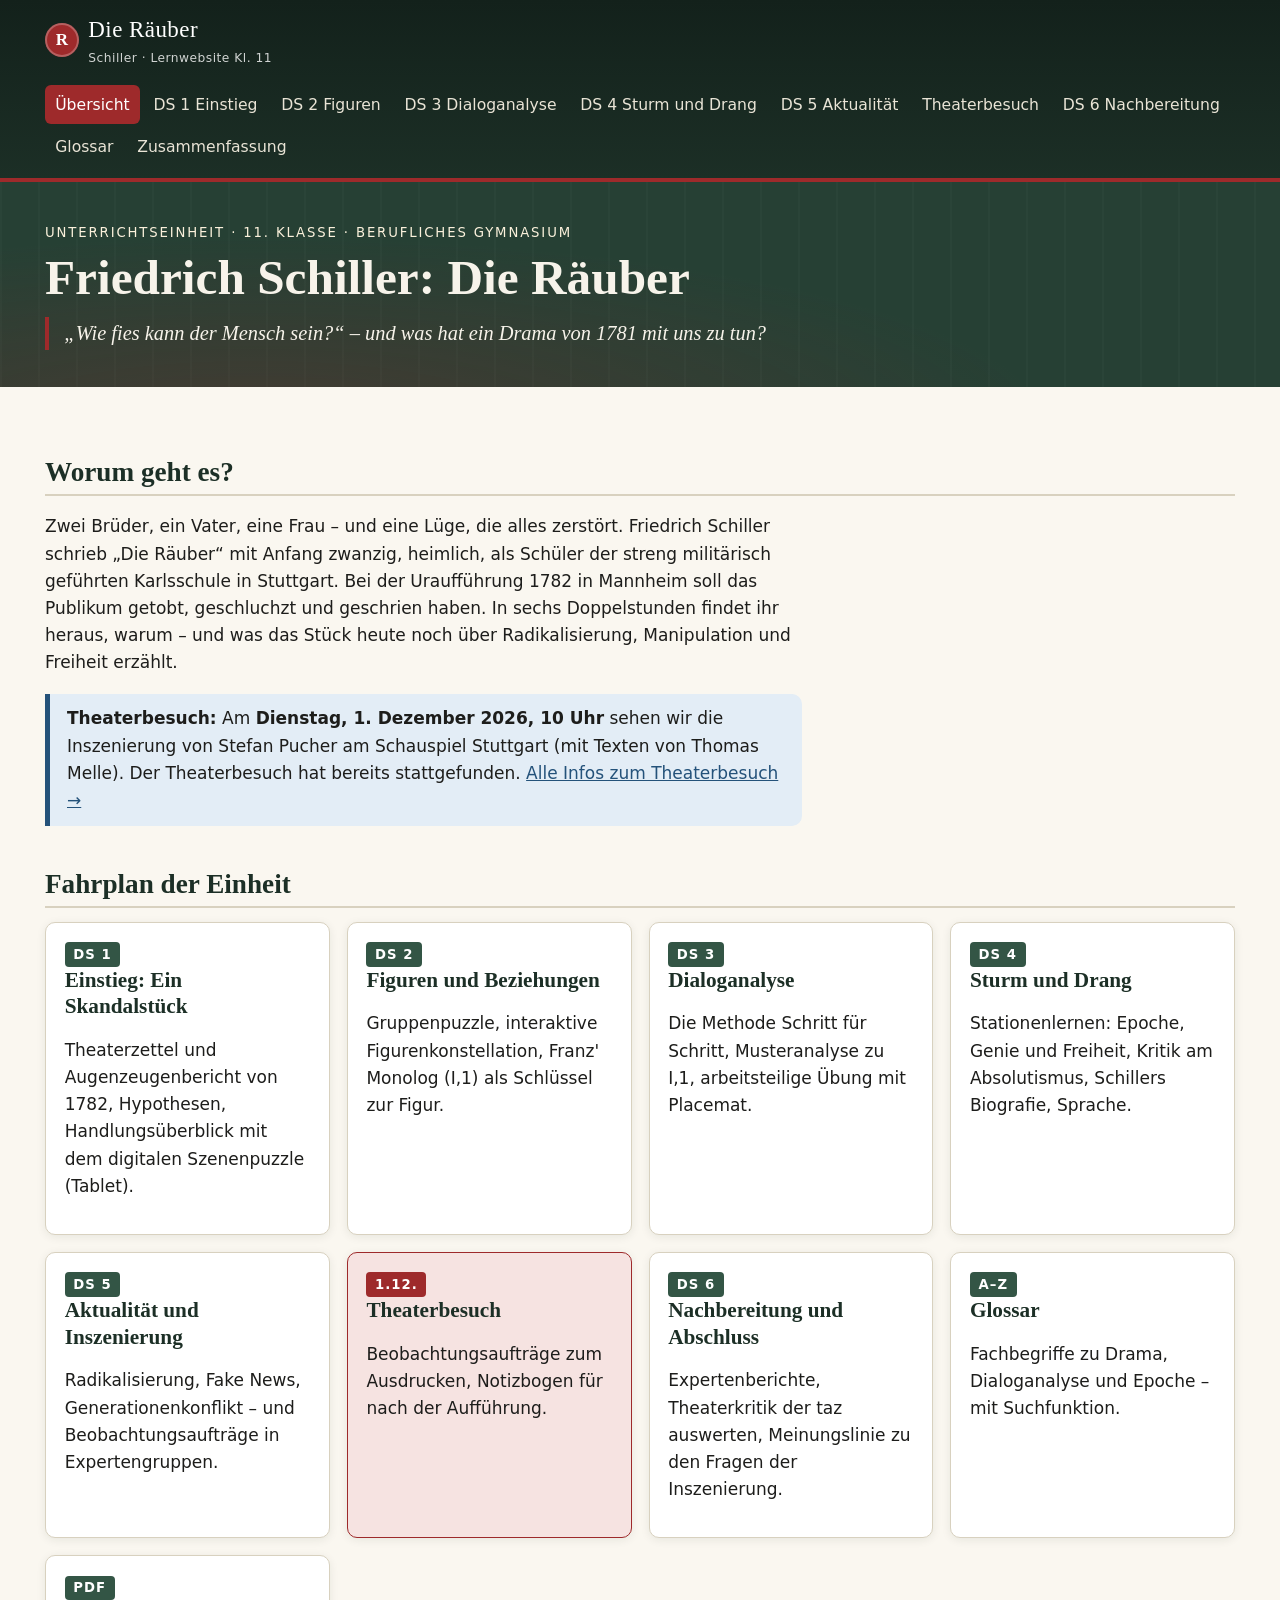
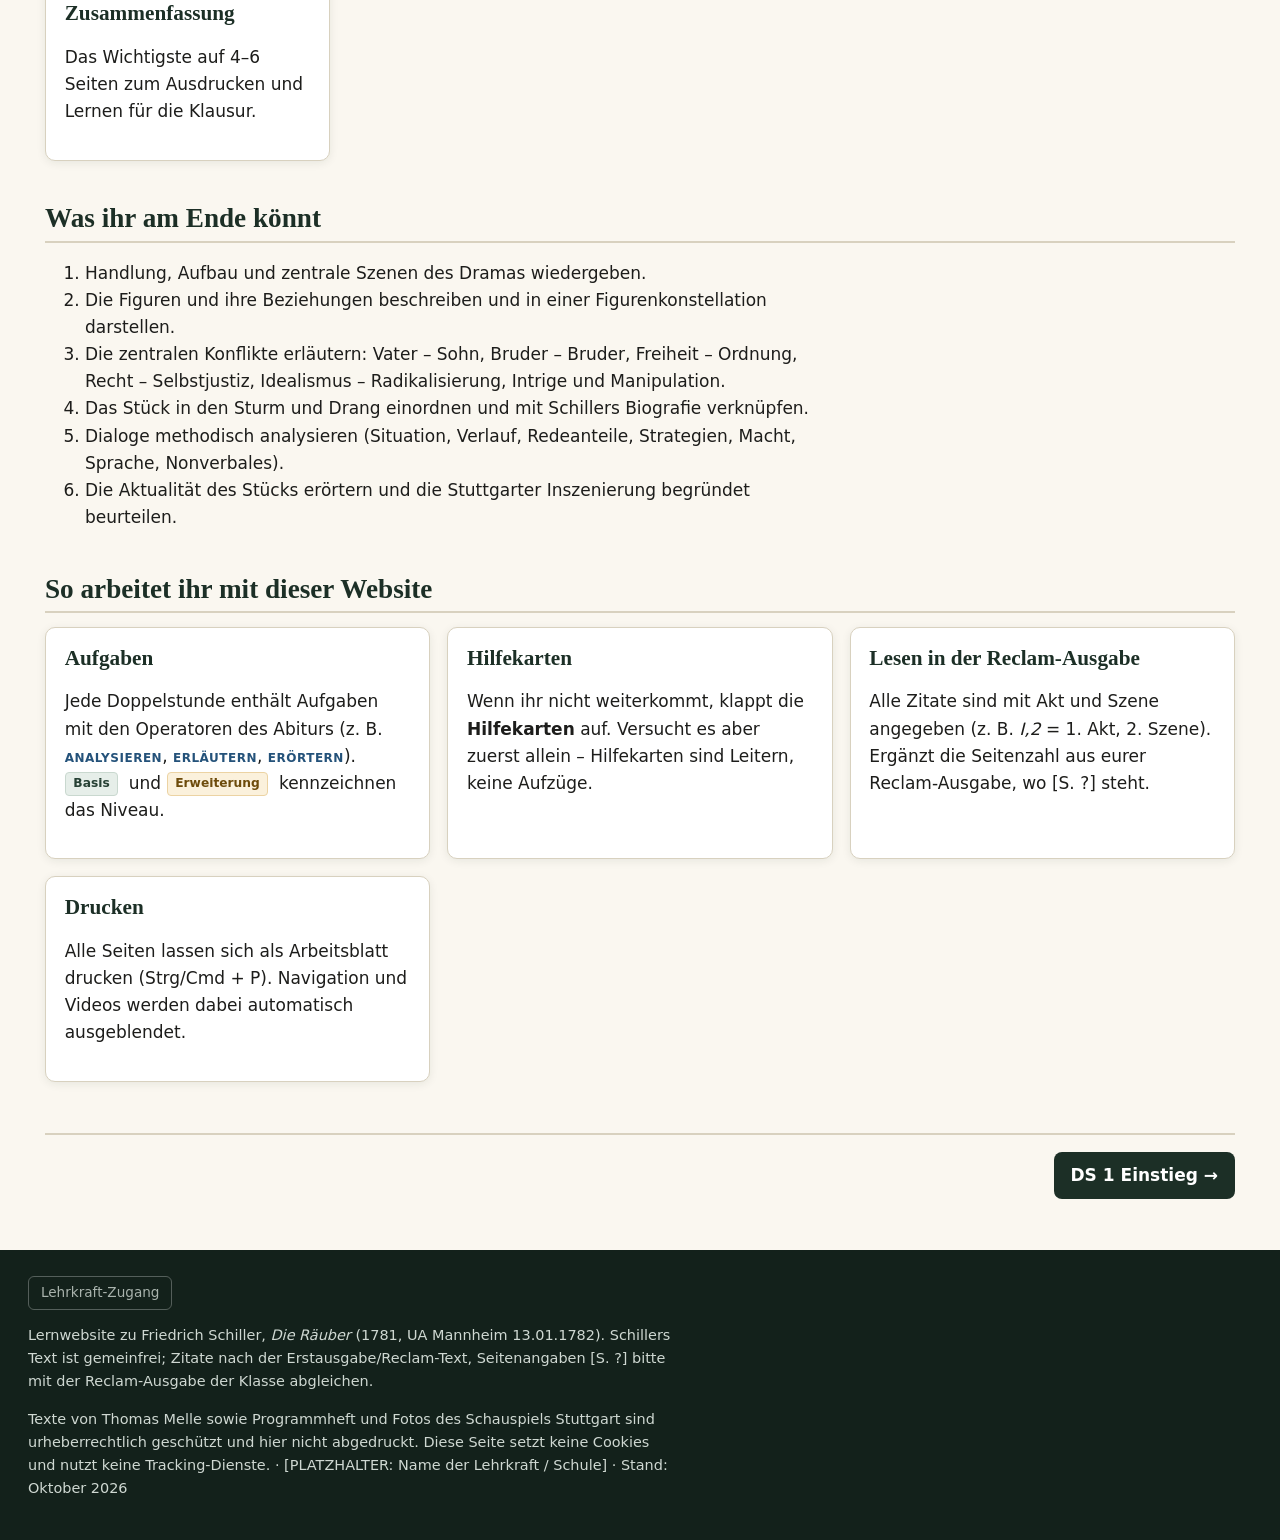
<file: index.html>
<!DOCTYPE html>
<html lang="de">
<head>
<meta charset="utf-8">
<meta name="viewport" content="width=device-width, initial-scale=1">
<title>Übersicht · Schiller: Die Räuber</title>
<meta name="description" content="Lernwebsite zu Friedrich Schillers „Die Räuber“ für die 11. Klasse (berufliches Gymnasium, Baden-Württemberg).">
<meta name="robots" content="noindex">
<link rel="icon" href="data:image/svg+xml,%3Csvg xmlns='http://www.w3.org/2000/svg' viewBox='0 0 32 32'%3E%3Ccircle cx='16' cy='16' r='15' fill='%239e2a2b'/%3E%3Ctext x='16' y='22' text-anchor='middle' font-family='Georgia' font-size='17' fill='%23fff'%3ER%3C/text%3E%3C/svg%3E">
<link rel="stylesheet" href="style.css">
</head>
<body>
<a class="skip-link" href="#inhalt">Zum Inhalt springen</a>
<header class="site-header">
  <div class="inner">
    <a class="brand" href="index.html"><span class="siegel" aria-hidden="true">R</span><span>Die Räuber<small>Schiller · Lernwebsite Kl. 11</small></span></a>
    <button class="lk-toggle" type="button" hidden aria-pressed="false" title="Blendet Verlaufspläne, Lösungen und Hinweise für die Lehrkraft ein">Lehrkraft-Ansicht: aus</button>
    <button class="nav-toggle" type="button" aria-expanded="false" aria-controls="hauptnav">Menü ☰</button>
    <nav class="main-nav" id="hauptnav" aria-label="Hauptnavigation">
      <ul>
        <li><a href="index.html" aria-current="page">Übersicht</a></li>
        <li><a href="ds1.html">DS 1 Einstieg</a></li>
        <li><a href="ds2.html">DS 2 Figuren</a></li>
        <li><a href="ds3.html">DS 3 Dialoganalyse</a></li>
        <li><a href="ds4.html">DS 4 Sturm und Drang</a></li>
        <li><a href="ds5.html">DS 5 Aktualität</a></li>
        <li><a href="theaterbesuch.html">Theaterbesuch</a></li>
        <li><a href="ds6.html">DS 6 Nachbereitung</a></li>
        <li><a href="glossar.html">Glossar</a></li>
        <li><a href="zusammenfassung.html">Zusammenfassung</a></li>
      </ul>
    </nav>
  </div>
</header>
<div class="hero">
  <div class="inner">
    <p class="kicker">Unterrichtseinheit · 11. Klasse · Berufliches Gymnasium</p>
    <h1>Friedrich Schiller: Die Räuber</h1>
    <p class="leitfrage">„Wie fies kann der Mensch sein?“ – und was hat ein Drama von 1781 mit uns zu tun?</p>
  </div>
</div>
<main id="inhalt">
<section aria-labelledby="h-willkommen">
  <h2 id="h-willkommen">Worum geht es?</h2>
  <p>Zwei Brüder, ein Vater, eine Frau – und eine Lüge, die alles zerstört. Friedrich Schiller schrieb „Die Räuber“ mit Anfang zwanzig, heimlich, als Schüler der streng militärisch geführten Karlsschule in Stuttgart. Bei der Uraufführung 1782 in Mannheim soll das Publikum getobt, geschluchzt und geschrien haben. In sechs Doppelstunden findet ihr heraus, warum – und was das Stück heute noch über Radikalisierung, Manipulation und Freiheit erzählt.</p>
  <p class="hinweis"><strong>Theaterbesuch:</strong> Am <strong>Dienstag, 1. Dezember 2026, 10 Uhr</strong> sehen wir die Inszenierung von Stefan Pucher am Schauspiel Stuttgart (mit Texten von Thomas Melle). <span id="countdown"></span> <a href="theaterbesuch.html">Alle Infos zum Theaterbesuch →</a></p>
</section>

<section aria-labelledby="h-fahrplan">
  <h2 id="h-fahrplan">Fahrplan der Einheit</h2>
  <div class="grid grid-3">
    <a class="karte" href="ds1.html">
      <span class="nr">DS 1</span>
      <h3>Einstieg: Ein Skandalstück</h3>
      <p>Theaterzettel und Augenzeugenbericht von 1782, Hypothesen, Handlungsüberblick mit dem digitalen Szenenpuzzle (Tablet).</p>
    </a>
    <a class="karte" href="ds2.html">
      <span class="nr">DS 2</span>
      <h3>Figuren und Beziehungen</h3>
      <p>Gruppenpuzzle, interaktive Figurenkonstellation, Franz' Monolog (I,1) als Schlüssel zur Figur.</p>
    </a>
    <a class="karte" href="ds3.html">
      <span class="nr">DS 3</span>
      <h3>Dialoganalyse</h3>
      <p>Die Methode Schritt für Schritt, Musteranalyse zu I,1, arbeitsteilige Übung mit Placemat.</p>
    </a>
    <a class="karte" href="ds4.html">
      <span class="nr">DS 4</span>
      <h3>Sturm und Drang</h3>
      <p>Stationenlernen: Epoche, Genie und Freiheit, Kritik am Absolutismus, Schillers Biografie, Sprache.</p>
    </a>
    <a class="karte" href="ds5.html">
      <span class="nr">DS 5</span>
      <h3>Aktualität und Inszenierung</h3>
      <p>Radikalisierung, Fake News, Generationenkonflikt – und Beobachtungsaufträge in Expertengruppen.</p>
    </a>
    <a class="karte theater" href="theaterbesuch.html">
      <span class="nr">1.12.</span>
      <h3>Theaterbesuch</h3>
      <p>Beobachtungsaufträge zum Ausdrucken, Notizbogen für nach der Aufführung.</p>
    </a>
    <a class="karte" href="ds6.html">
      <span class="nr">DS 6</span>
      <h3>Nachbereitung und Abschluss</h3>
      <p>Expertenberichte, Theaterkritik der taz auswerten, Meinungslinie zu den Fragen der Inszenierung.</p>
    </a>
    <a class="karte" href="glossar.html">
      <span class="nr">A–Z</span>
      <h3>Glossar</h3>
      <p>Fachbegriffe zu Drama, Dialoganalyse und Epoche – mit Suchfunktion.</p>
    </a>
    <a class="karte" href="zusammenfassung.html">
      <span class="nr">PDF</span>
      <h3>Zusammenfassung</h3>
      <p>Das Wichtigste auf 4–6 Seiten zum Ausdrucken und Lernen für die Klausur.</p>
    </a>
  </div>
</section>

<section aria-labelledby="h-ziele">
  <h2 id="h-ziele">Was ihr am Ende könnt</h2>
  <ol>
    <li>Handlung, Aufbau und zentrale Szenen des Dramas wiedergeben.</li>
    <li>Die Figuren und ihre Beziehungen beschreiben und in einer Figurenkonstellation darstellen.</li>
    <li>Die zentralen Konflikte erläutern: Vater – Sohn, Bruder – Bruder, Freiheit – Ordnung, Recht – Selbstjustiz, Idealismus – Radikalisierung, Intrige und Manipulation.</li>
    <li>Das Stück in den Sturm und Drang einordnen und mit Schillers Biografie verknüpfen.</li>
    <li>Dialoge methodisch analysieren (Situation, Verlauf, Redeanteile, Strategien, Macht, Sprache, Nonverbales).</li>
    <li>Die Aktualität des Stücks erörtern und die Stuttgarter Inszenierung begründet beurteilen.</li>
  </ol>
</section>

<section aria-labelledby="h-arbeiten">
  <h2 id="h-arbeiten">So arbeitet ihr mit dieser Website</h2>
  <div class="grid grid-2">
    <div class="karte">
      <h3>Aufgaben</h3>
      <p>Jede Doppelstunde enthält Aufgaben mit den Operatoren des Abiturs (z. B. <span class="op">analysieren</span>, <span class="op">erläutern</span>, <span class="op">erörtern</span>). <span class="niveau basis">Basis</span> und <span class="niveau erw">Erweiterung</span> kennzeichnen das Niveau.</p>
    </div>
    <div class="karte">
      <h3>Hilfekarten</h3>
      <p>Wenn ihr nicht weiterkommt, klappt die <strong>Hilfekarten</strong> auf. Versucht es aber zuerst allein – Hilfekarten sind Leitern, keine Aufzüge.</p>
    </div>
    <div class="karte">
      <h3>Lesen in der Reclam-Ausgabe</h3>
      <p>Alle Zitate sind mit Akt und Szene angegeben (z. B. <i>I,2</i> = 1. Akt, 2. Szene). Ergänzt die Seitenzahl aus eurer Reclam-Ausgabe, wo [S. ?] steht.</p>
    </div>
    <div class="karte">
      <h3>Drucken</h3>
      <p>Alle Seiten lassen sich als Arbeitsblatt drucken (Strg/Cmd + P). Navigation und Videos werden dabei automatisch ausgeblendet.</p>
    </div>
  </div>
</section>

<div class="lk-platz" data-n="0" hidden></div>

<nav class="pager" aria-label="Blättern">
  <span class="leer"></span>
  <a href="ds1.html" rel="next">DS 1 Einstieg →</a>
</nav>
</main>
<footer class="site-footer">
  <div class="inner">
    <p class="lk-zugang no-print"><button type="button" class="lk-login">Lehrkraft-Zugang</button></p>
    <p>Lernwebsite zu Friedrich Schiller, <i>Die Räuber</i> (1781, UA Mannheim 13.01.1782). Schillers Text ist gemeinfrei; Zitate nach der Erstausgabe/Reclam-Text, Seitenangaben [S. ?] bitte mit der Reclam-Ausgabe der Klasse abgleichen.</p>
    <p>Texte von Thomas Melle sowie Programmheft und Fotos des Schauspiels Stuttgart sind urheberrechtlich geschützt und hier nicht abgedruckt. Diese Seite setzt keine Cookies und nutzt keine Tracking-Dienste. · [PLATZHALTER: Name der Lehrkraft / Schule] · Stand: Oktober 2026</p>
  </div>
</footer>
<script type="application/json" id="lk-daten">{"v": 1, "iv": "kI8TH/hJUYjdyaJG", "ct": "smbqe5oyjswk6f5GxMHfI56maQo15QWjlGDvH4s/ue4OLMHbvG7ExD8l85uNm1UF2dOKV1wWd9IIgtDvJtAxfUvKTICQK4d7EvyjouiZNz4JgXe9Ui6yjpN9UGtGrGO9Eu/EUwhMYuecjbQkHu2a6xTvtia5dgNyvO4bFrTKdXEVxYTYx22EbYQ4z04CYKYrh2nYbJbLOU7EvhLs/qNcA908qtPMm9kGrOT1cPn2FWETWiZ6IAB8XUoWoUebwjWU5uNNJC3OvGCM1C/3lz99Oc8MSk0tBcg7ZYwQ+kuKUCiuH2bMuLlNl7Uw0LF69vvm/YXjcEAZHu6WvyoRwBZO9QeGE6KOa7L24kuP3oqNuAcNcjtVGtKq01SrlpiufAOJ+Zng+6ANahXldxilHzpzMLIH/[base64]/PmemG3QaV28hJrVz3dBGetobEaew8lS2svNJpnSh8i9SUP2SkYvcYLnUt2npdd7vbUmDiaxy71k6Doc3fmi50NkSYQvLBRGVrFBVIGF/8glTuTxf7kTEgdvxjtY5J3nzG41eIzRBcIf7OSGQ+ss62YmTOxoCeqLE74pWGAjQ02N+KaNABVnyVU8c5/ghADY3DD/0kZLH/p92yh0pbX1Ch1oOrySbsY2vHQNmoWIW2gm75Wl3uEgzccFWxZ9MWxnj1HhGqG36Wvu5LeenngnyCzlwFJOKNfGdf7k15cEURZTumqio05cTIBoKWhUXvjo5By0+UPCmE0eBbg1jx/tP1Jy6FkFH0BSFmTINsSFNhcqPG37ZrOQELhzyb0h9qKhGh870OWVd/Ecy0qWFSiWIFaSbyJWc4iGPeL2/sOnIvhh59S52a/5p1w461+h0HnTiRaapWmVyT2jvq/XDB73qnwO2sIIEArLTO3QnX6eEuofBwuguIixOcVL516K3AakFQkHyNfWrfsGO/LAxFoYjTcV+/oSxTqMssBI6tCjG4OuYTOCZYHBw89J9hJQrJ+cj64XFvE5Kgy/9KBxy1Zu1lpnv+LUrbu+mG3pAbNXJuQzvDlMe5k9jkyi2E0EV6X0ACw7+Gy5vCgzH4itX9ASRAL4fnpHH4hzo1WQA/j0hXAH8ps7Bd4GqaRSr2QHGmO7I30ZPM/OXSvnW2PnTZwLe1gB4TFjmmjpJoJ4ckVkj+uwdzog+/C3/hEqxsGRVtAP+p6zfrRL0eB5g5YsTzmiyT0fzqEpMbqUXKm7GHJxGyAKVqAwqaoTWFXRV72qMGLU25obiWetjh48C1TNrkLmT6g86KKdvjF4FCMD6JH/AEgjds/8F4zQe+1mDp+ayuZHOXtBQH8uigw4wjDN9etpL0JrVKbPe5znhxnpBilSf9Ku5W0eCNOWUIDeGmLyWBd+ux5qyJuVMjkeGuGFrZWaMezQ7u2g/G3LdQOD/+lulxi5ZmpdlsfX9DIPf8qpSDJjlPYvAGu0ivJp914PQ8u95BSAu49DRJOUdm0ODZjxQHqsBbUr/OVmqc8w8k0exv+/XzIp8A0Kixv66lhhqtt/5xJTrvD4nBBL2cZ8a+smV946OcEM3t0PgsOpzTYW9MfX14FnUWec+MwBULFuPCOde7zX0NdcIrauMn9ovJGReHfJgG7YZtbAN6RuDgjhu0SDl/m6Bbj2nKovvpBC71TQ9R+ZMpy7xGLQacVsB7GVRPSvO5M4KM+jFy9vBaWekLcKO6u2PsYTfR0elMHiaxhIBBPlD/0IEtgO4n8HQ79wcfBLlykixe2st0IH7N4HwYXWyab+cn97TX+uBjNMZI6pyzBDQTxlIirQhpUzoiX4a6WtNWlUldaAHWj/b4JqGbqP1TVedO1mRwvCFicG44BGq8yWlIJ+8T8c2DrWcjLgpr+/rcoCXnUzFIKFQ+p6MF/8luUJPMoJQWhE8d3SY5mHW0hwRxPf+NQPR6DSUcRC1Gfur8/+K5a1XER0RQKrvitQke6srqx6a2ENG09C0wGBG3vZrfy13Gw5tZ4ft42s4EG0VLxi9AJaBlWQCRS0jJSZtOQKrQyZr6LduuDRq/9X3Ls/XT6zDue/zUgqQ+DzzfItkFLUcrNSgs0PUNepNmfa9fpx8GSHsVUqRr4ZKg=="}</script>
<script src="script.js"></script>
</body>
</html>
</file>
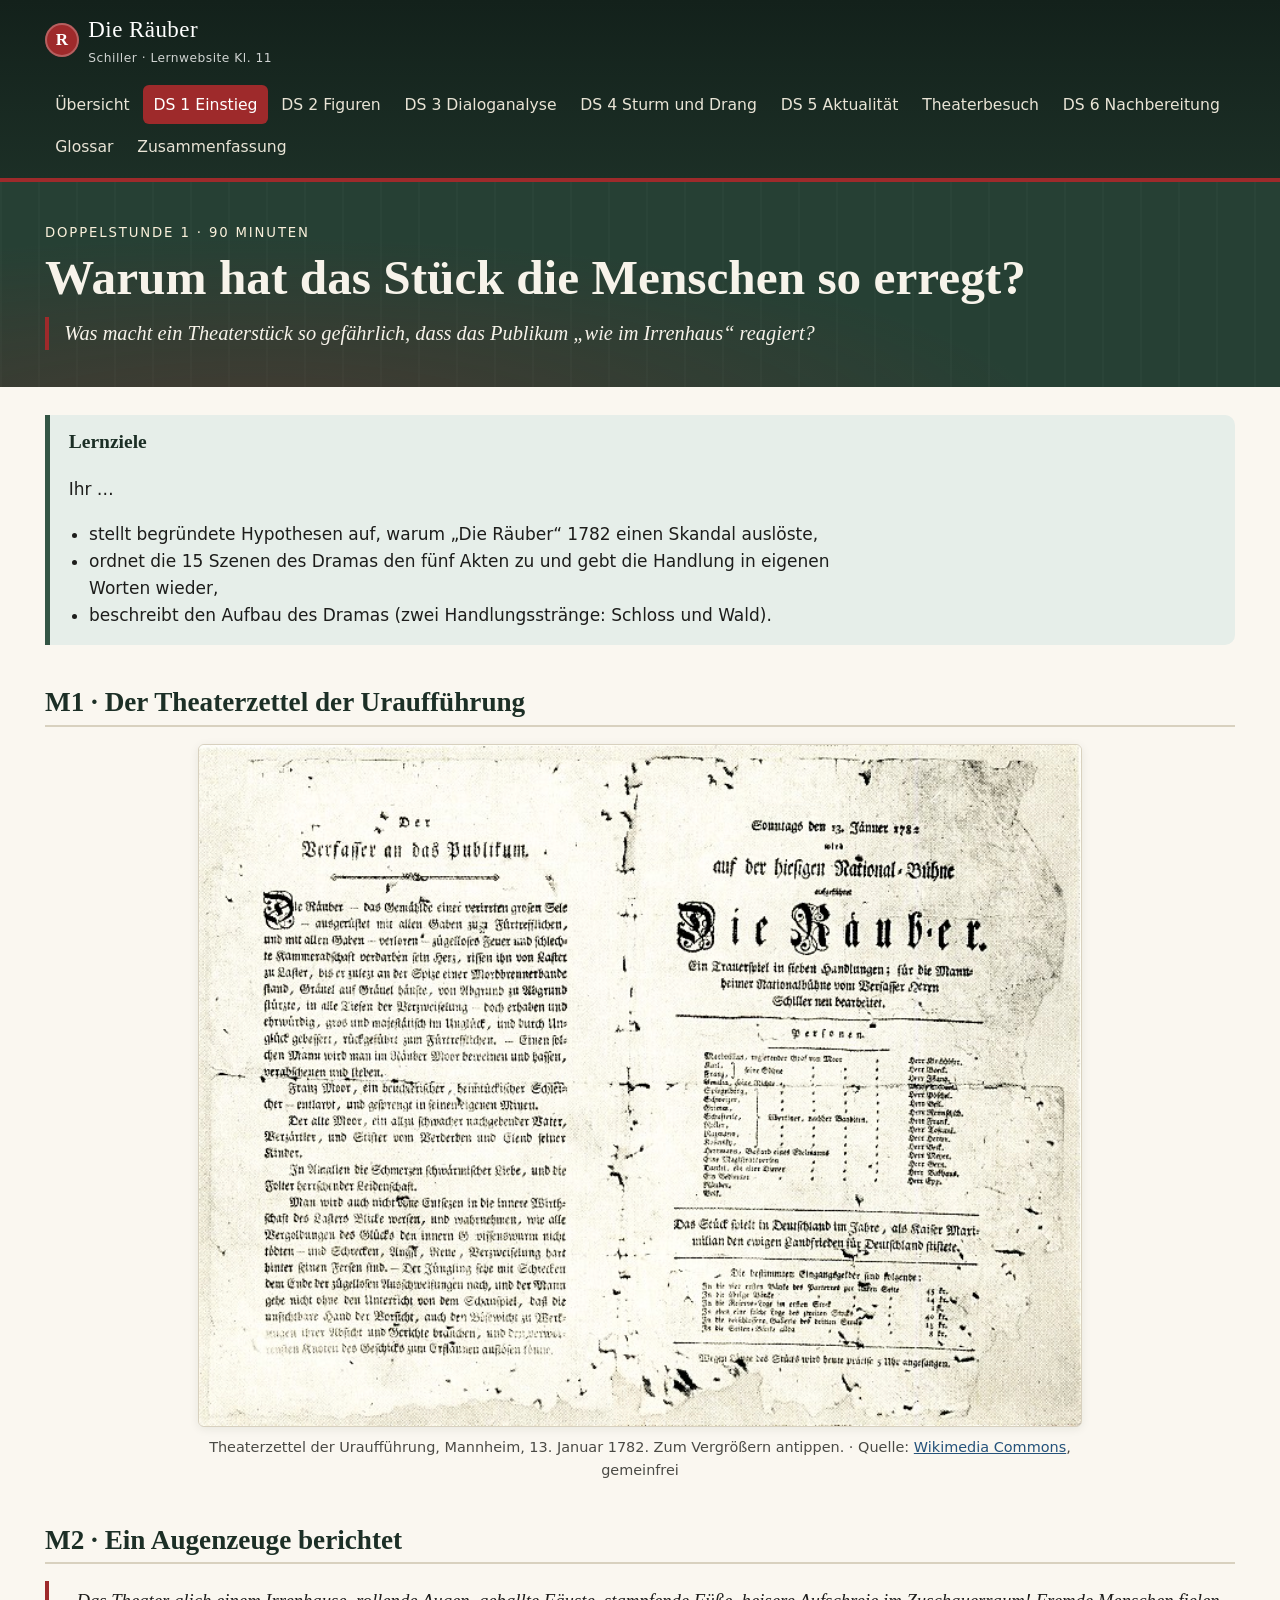
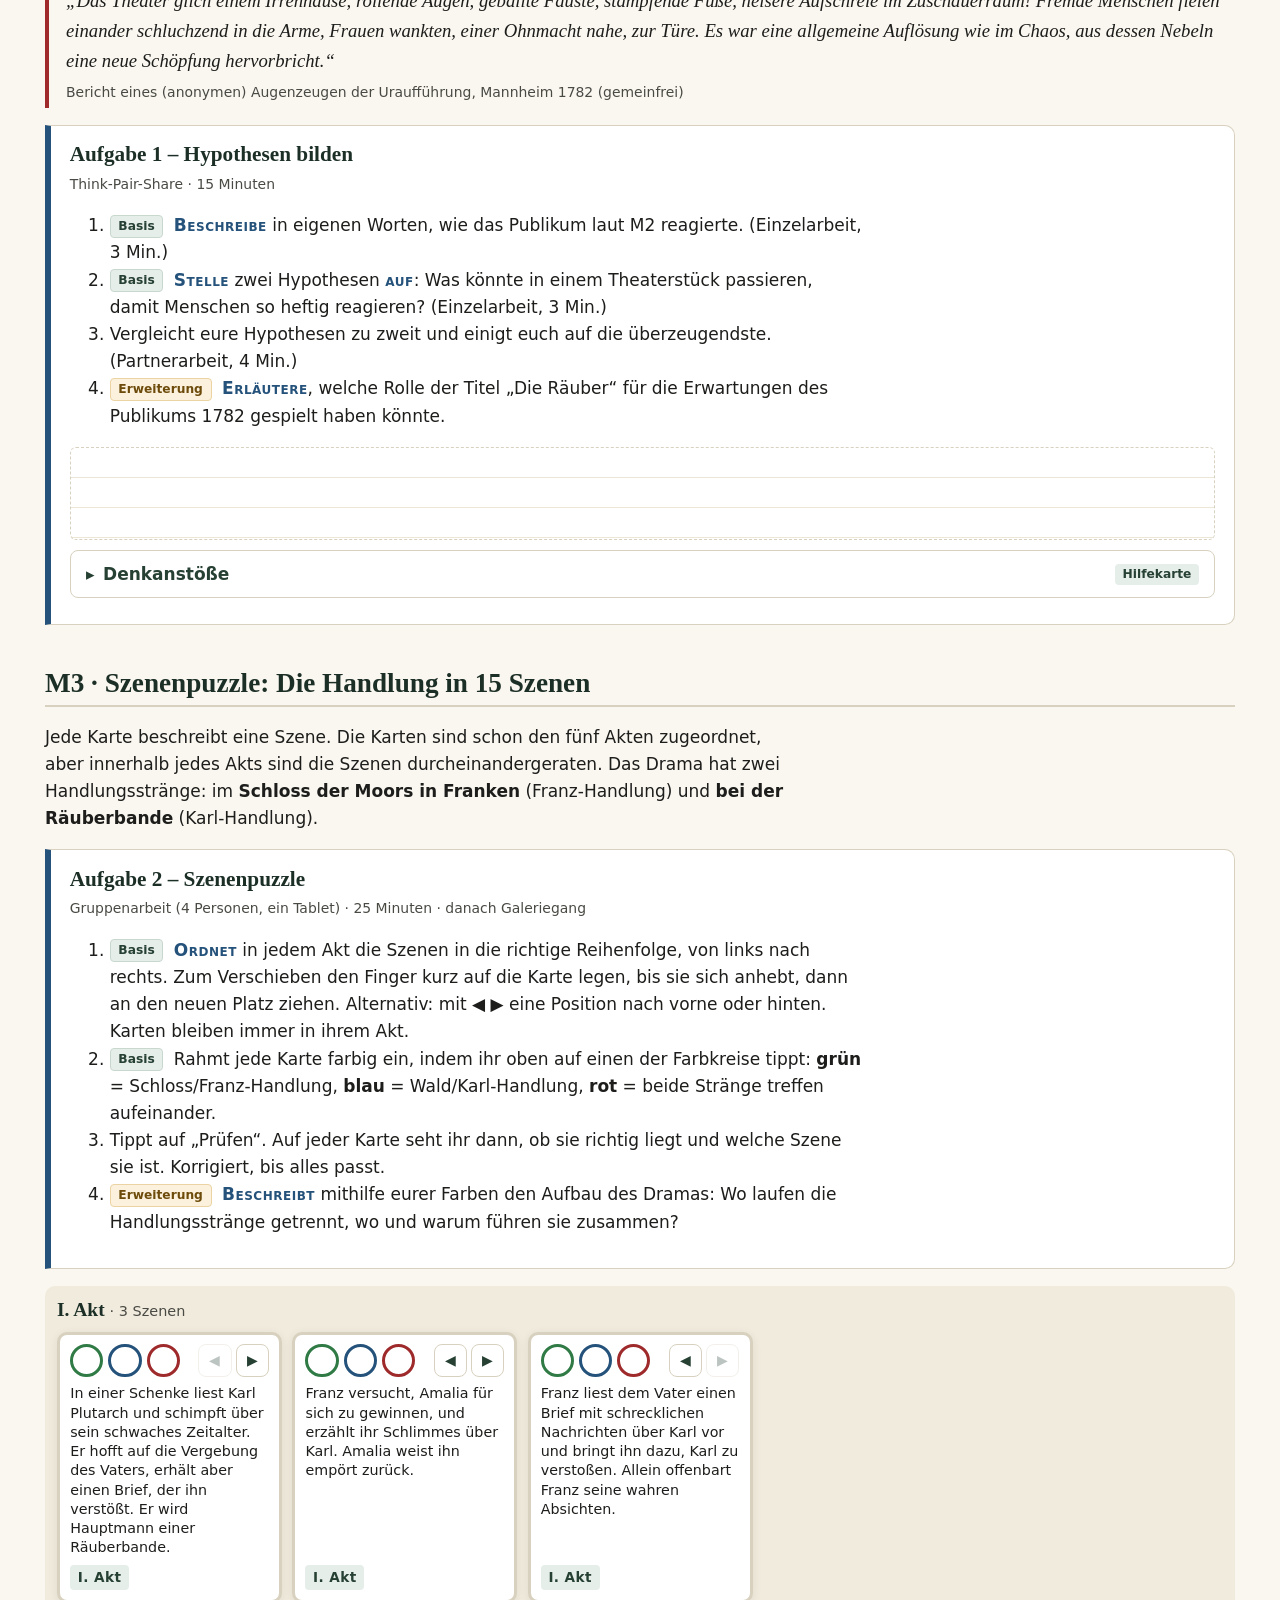
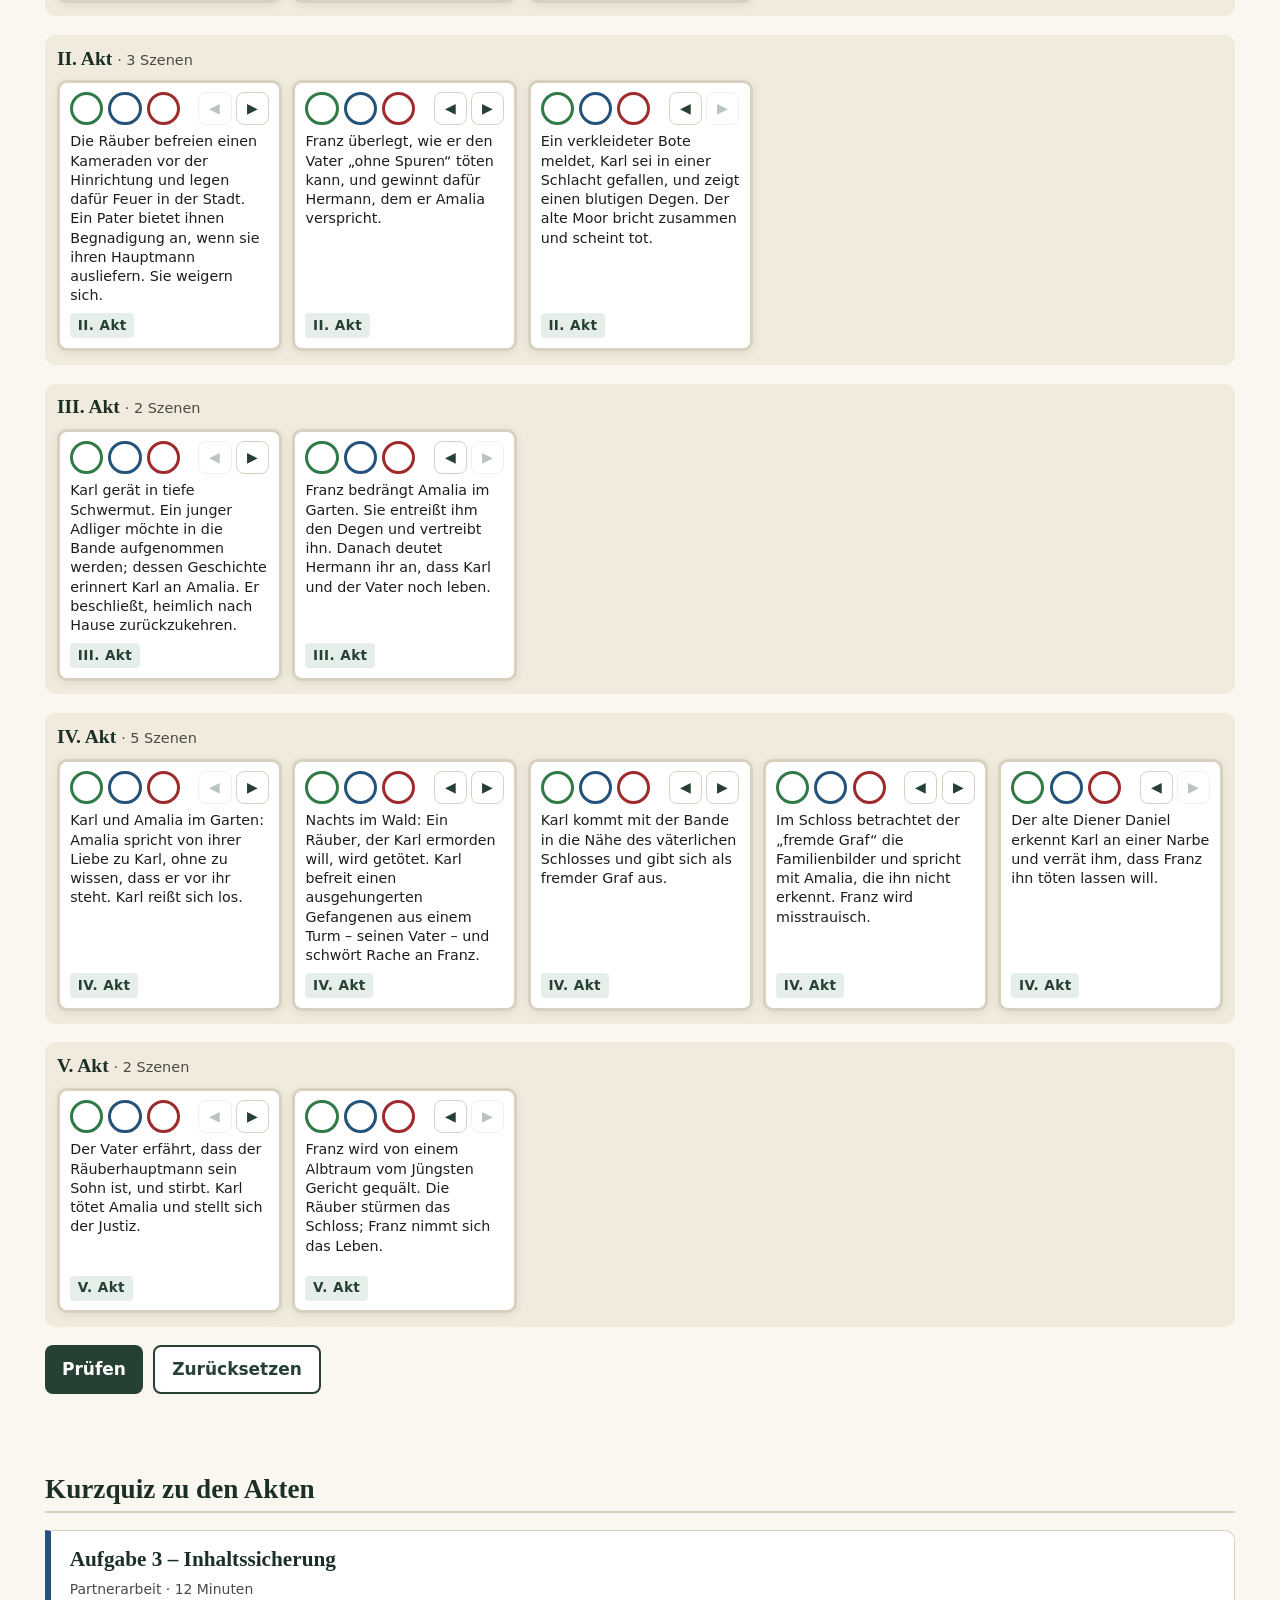
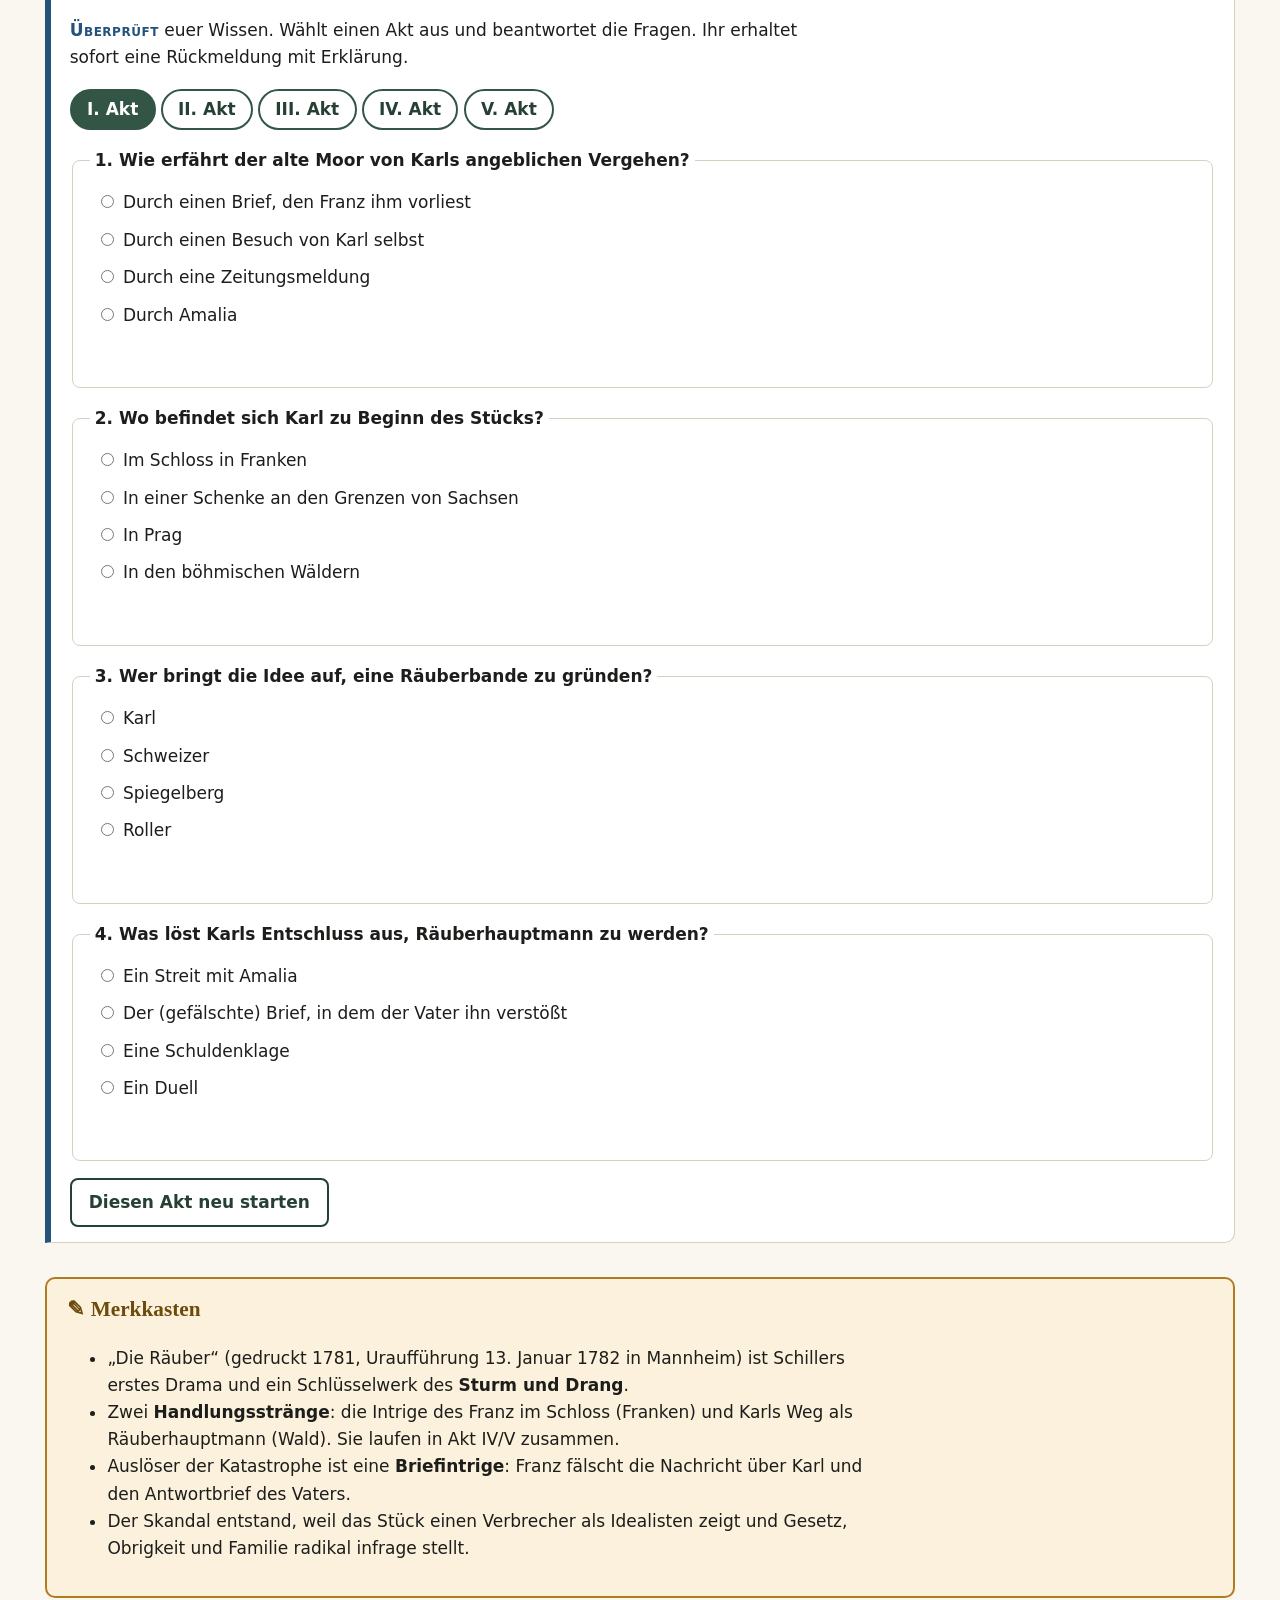
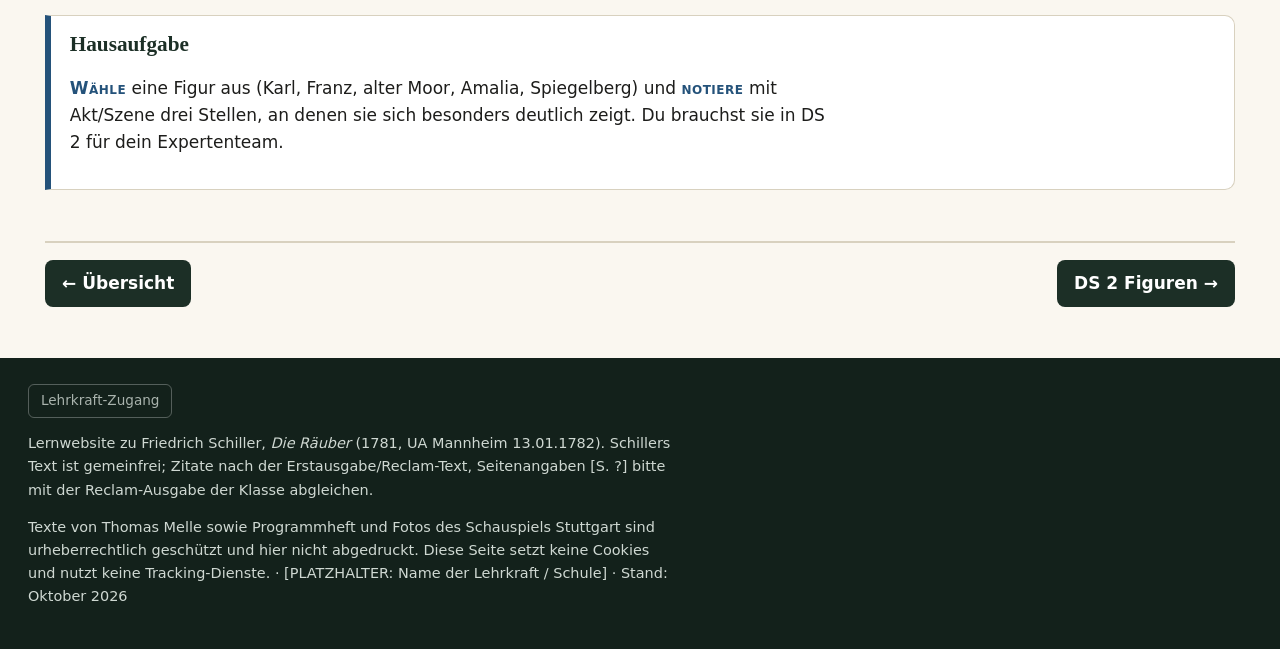
<file: ds1.html>
<!DOCTYPE html>
<html lang="de">
<head>
<meta charset="utf-8">
<meta name="viewport" content="width=device-width, initial-scale=1">
<title>DS 1 – Einstieg · Schiller: Die Räuber</title>
<meta name="description" content="Lernwebsite zu Friedrich Schillers „Die Räuber“ für die 11. Klasse (berufliches Gymnasium, Baden-Württemberg).">
<meta name="robots" content="noindex">
<link rel="icon" href="data:image/svg+xml,%3Csvg xmlns='http://www.w3.org/2000/svg' viewBox='0 0 32 32'%3E%3Ccircle cx='16' cy='16' r='15' fill='%239e2a2b'/%3E%3Ctext x='16' y='22' text-anchor='middle' font-family='Georgia' font-size='17' fill='%23fff'%3ER%3C/text%3E%3C/svg%3E">
<link rel="stylesheet" href="style.css">
</head>
<body>
<a class="skip-link" href="#inhalt">Zum Inhalt springen</a>
<header class="site-header">
  <div class="inner">
    <a class="brand" href="index.html"><span class="siegel" aria-hidden="true">R</span><span>Die Räuber<small>Schiller · Lernwebsite Kl. 11</small></span></a>
    <button class="lk-toggle" type="button" hidden aria-pressed="false" title="Blendet Verlaufspläne, Lösungen und Hinweise für die Lehrkraft ein">Lehrkraft-Ansicht: aus</button>
    <button class="nav-toggle" type="button" aria-expanded="false" aria-controls="hauptnav">Menü ☰</button>
    <nav class="main-nav" id="hauptnav" aria-label="Hauptnavigation">
      <ul>
        <li><a href="index.html">Übersicht</a></li>
        <li><a href="ds1.html" aria-current="page">DS 1 Einstieg</a></li>
        <li><a href="ds2.html">DS 2 Figuren</a></li>
        <li><a href="ds3.html">DS 3 Dialoganalyse</a></li>
        <li><a href="ds4.html">DS 4 Sturm und Drang</a></li>
        <li><a href="ds5.html">DS 5 Aktualität</a></li>
        <li><a href="theaterbesuch.html">Theaterbesuch</a></li>
        <li><a href="ds6.html">DS 6 Nachbereitung</a></li>
        <li><a href="glossar.html">Glossar</a></li>
        <li><a href="zusammenfassung.html">Zusammenfassung</a></li>
      </ul>
    </nav>
  </div>
</header>
<div class="hero">
  <div class="inner">
    <p class="kicker">Doppelstunde 1 · 90 Minuten</p>
    <h1>Warum hat das Stück die Menschen so erregt?</h1>
    <p class="leitfrage">Was macht ein Theaterstück so gefährlich, dass das Publikum „wie im Irrenhaus“ reagiert?</p>
  </div>
</div>
<main id="inhalt">
<section class="lernziele" aria-labelledby="lz1">
  <h2 id="lz1">Lernziele</h2>
  <p>Ihr …</p>
  <ul>
    <li>stellt begründete Hypothesen auf, warum „Die Räuber“ 1782 einen Skandal auslöste,</li>
    <li>ordnet die 15 Szenen des Dramas den fünf Akten zu und gebt die Handlung in eigenen Worten wieder,</li>
    <li>beschreibt den Aufbau des Dramas (zwei Handlungsstränge: Schloss und Wald).</li>
  </ul>
</section>

<div class="lk-platz" data-n="0" hidden></div>

<h2 id="m1">M1 · Der Theaterzettel der Uraufführung</h2>
<figure class="theaterzettel-bild">
  <a href="theaterzettel-1782.jpeg" target="_blank" rel="noopener" title="Bild in voller Größe öffnen">
    <img src="theaterzettel-1782.jpeg" alt="Theaterzettel der Uraufführung von Schillers „Die Räuber“ am Mannheimer Nationaltheater, Sonntag, 13. Januar 1782. Links Schillers Ansprache „Der Verfasser an das Publikum“, rechts Titel, Personenverzeichnis mit Besetzung und Eintrittspreise." loading="lazy">
  </a>
  <figcaption>Theaterzettel der Uraufführung, Mannheim, 13. Januar 1782. Zum Vergrößern antippen. · Quelle: <a href="https://commons.wikimedia.org/wiki/File:Urauff%C3%BChrung_Die_R%C3%A4uber_1782.jpg" target="_blank" rel="noopener">Wikimedia Commons</a>, gemeinfrei</figcaption>
</figure>
<div class="lk-platz" data-n="1" hidden></div>

<h2 id="m2">M2 · Ein Augenzeuge berichtet</h2>
<blockquote class="zitat">
  „Das Theater glich einem Irrenhause, rollende Augen, geballte Fäuste, stampfende Füße, heisere Aufschreie im Zuschauerraum! Fremde Menschen fielen einander schluchzend in die Arme, Frauen wankten, einer Ohnmacht nahe, zur Türe. Es war eine allgemeine Auflösung wie im Chaos, aus dessen Nebeln eine neue Schöpfung hervorbricht.“
  <cite>Bericht eines (anonymen) Augenzeugen der Uraufführung, Mannheim 1782 (gemeinfrei)</cite>
</blockquote>
<div class="lk-platz" data-n="2" hidden></div>

<section class="aufgabe" aria-labelledby="a1">
  <h3 id="a1">Aufgabe 1 – Hypothesen bilden</h3>
  <p class="meta">Think-Pair-Share · 15 Minuten</p>
  <ol>
    <li><span class="niveau basis">Basis</span> <span class="op">Beschreibe</span> in eigenen Worten, wie das Publikum laut M2 reagierte. (Einzelarbeit, 3 Min.)</li>
    <li><span class="niveau basis">Basis</span> <span class="op">Stelle</span> zwei Hypothesen <span class="op">auf</span>: Was könnte in einem Theaterstück passieren, damit Menschen so heftig reagieren? (Einzelarbeit, 3 Min.)</li>
    <li>Vergleicht eure Hypothesen zu zweit und einigt euch auf die überzeugendste. (Partnerarbeit, 4 Min.)</li>
    <li><span class="niveau erw">Erweiterung</span> <span class="op">Erläutere</span>, welche Rolle der Titel „Die Räuber“ für die Erwartungen des Publikums 1782 gespielt haben könnte.</li>
  </ol>
  <div class="antwortfeld" aria-hidden="true"></div>
  <details class="hilfe">
    <summary>Denkanstöße</summary>
    <div class="inhalt">
      <p>Überlegt: Wer sind die „Helden“ des Stücks? Wie stand man im 18. Jahrhundert zu Gesetz, Obrigkeit und Familie? Was durfte man damals öffentlich sagen – und was nicht? Theater war für viele das einzige „Massenmedium“.</p>
    </div>
  </details>
  <div class="lk-platz" data-n="3" hidden></div>
</section>

<h2 id="m3">M3 · Szenenpuzzle: Die Handlung in 15 Szenen</h2>
<p>Jede Karte beschreibt eine Szene. Die Karten sind schon den fünf Akten zugeordnet, aber innerhalb jedes Akts sind die Szenen durcheinandergeraten. Das Drama hat zwei Handlungsstränge: im <strong>Schloss der Moors in Franken</strong> (Franz-Handlung) und <strong>bei der Räuberbande</strong> (Karl-Handlung).</p>

<section class="aufgabe" aria-labelledby="a2">
  <h3 id="a2">Aufgabe 2 – Szenenpuzzle</h3>
  <p class="meta">Gruppenarbeit (4 Personen, ein Tablet) · 25 Minuten · danach Galeriegang</p>
  <ol>
    <li><span class="niveau basis">Basis</span> <span class="op">Ordnet</span> in jedem Akt die Szenen in die richtige Reihenfolge, von links nach rechts. Zum Verschieben den Finger kurz auf die Karte legen, bis sie sich anhebt, dann an den neuen Platz ziehen. Alternativ: mit ◀ ▶ eine Position nach vorne oder hinten. Karten bleiben immer in ihrem Akt.</li>
    <li><span class="niveau basis">Basis</span> Rahmt jede Karte farbig ein, indem ihr oben auf einen der Farbkreise tippt: <strong>grün</strong> = Schloss/Franz-Handlung, <strong>blau</strong> = Wald/Karl-Handlung, <strong>rot</strong> = beide Stränge treffen aufeinander.</li>
    <li>Tippt auf „Prüfen“. Auf jeder Karte seht ihr dann, ob sie richtig liegt und welche Szene sie ist. Korrigiert, bis alles passt.</li>
    <li><span class="niveau erw">Erweiterung</span> <span class="op">Beschreibt</span> mithilfe eurer Farben den Aufbau des Dramas: Wo laufen die Handlungsstränge getrennt, wo und warum führen sie zusammen?</li>
  </ol>
</section>

<div id="puzzle" class="puzzle no-print">
  <noscript><p>Das Szenenpuzzle benötigt JavaScript.</p></noscript>
</div>

<div class="lk-platz" data-n="4" hidden></div>

<h2 id="quiz-h">Kurzquiz zu den Akten</h2>
<section class="aufgabe" aria-labelledby="a3">
  <h3 id="a3">Aufgabe 3 – Inhaltssicherung</h3>
  <p class="meta">Partnerarbeit · 12 Minuten</p>
  <p><span class="op">Überprüft</span> euer Wissen. Wählt einen Akt aus und beantwortet die Fragen. Ihr erhaltet sofort eine Rückmeldung mit Erklärung.</p>
  <div id="quiz" class="no-print"><noscript><p>Das Quiz benötigt JavaScript.</p></noscript></div>
</section>

<section class="merkkasten" aria-labelledby="mk1">
  <h2 id="mk1">Merkkasten</h2>
  <ul>
    <li>„Die Räuber“ (gedruckt 1781, Uraufführung 13. Januar 1782 in Mannheim) ist Schillers erstes Drama und ein Schlüsselwerk des <strong>Sturm und Drang</strong>.</li>
    <li>Zwei <strong>Handlungsstränge</strong>: die Intrige des Franz im Schloss (Franken) und Karls Weg als Räuberhauptmann (Wald). Sie laufen in Akt IV/V zusammen.</li>
    <li>Auslöser der Katastrophe ist eine <strong>Briefintrige</strong>: Franz fälscht die Nachricht über Karl und den Antwortbrief des Vaters.</li>
    <li>Der Skandal entstand, weil das Stück einen Verbrecher als Idealisten zeigt und Gesetz, Obrigkeit und Familie radikal infrage stellt.</li>
  </ul>
</section>

<section class="aufgabe" aria-labelledby="ha1">
  <h3 id="ha1">Hausaufgabe</h3>
  <p><span class="op">Wähle</span> eine Figur aus (Karl, Franz, alter Moor, Amalia, Spiegelberg) und <span class="op">notiere</span> mit Akt/Szene drei Stellen, an denen sie sich besonders deutlich zeigt. Du brauchst sie in DS 2 für dein Expertenteam.</p>
</section>

<nav class="pager" aria-label="Blättern">
  <a href="index.html" rel="prev">← Übersicht</a>
  <a href="ds2.html" rel="next">DS 2 Figuren →</a>
</nav>
</main>
<footer class="site-footer">
  <div class="inner">
    <p class="lk-zugang no-print"><button type="button" class="lk-login">Lehrkraft-Zugang</button></p>
    <p>Lernwebsite zu Friedrich Schiller, <i>Die Räuber</i> (1781, UA Mannheim 13.01.1782). Schillers Text ist gemeinfrei; Zitate nach der Erstausgabe/Reclam-Text, Seitenangaben [S. ?] bitte mit der Reclam-Ausgabe der Klasse abgleichen.</p>
    <p>Texte von Thomas Melle sowie Programmheft und Fotos des Schauspiels Stuttgart sind urheberrechtlich geschützt und hier nicht abgedruckt. Diese Seite setzt keine Cookies und nutzt keine Tracking-Dienste. · [PLATZHALTER: Name der Lehrkraft / Schule] · Stand: Oktober 2026</p>
  </div>
</footer>
<script type="application/json" id="lk-daten">{"v": 1, "iv": "/dfLUFRxjx6+RAWN", "ct": "iiiprZacvFsxP+mHeldWZfBR3aDjI5SOW3G/3utAYrtbsW+OU/zUzSOgrxbHkJPkAqdqolvImqyESYJel8mE6NnTHTVBYx0YsrKfyCqMBl1mk1b2qwAhIAvtaQWVw7zNPDiWjzMg/Elwbuz88YW0y9uaLFrGj292cMIdixxpvZ+5/hdfcp1uVuUnjQ026q1jNf0gry6ubKwy0a1nQowPZPZBonJ1yuC5+cCjb/jk+0sksZjYRYvEgNOmgiI3qN+DB6L6zUA2dQHuGyAdV0dkje5wJj0PGxBRzBmClWMOyyfkpYyVWVk6kTvCqeHfkVVvZG1U//Rl1UhlN1BDHMfshGWk140r5foQyMTZz0dn3o6SKXSM5MACLavdNDSNLOk2fxJFLEWntcSMWfXRne9GDIlQflCB/KhnwP/nYllpICZNNy/ND1csOnrl2GcE+jym4BGx/H0YnwUtGpKWqEoyGl1imSVExV4Dl7vX7hjTiLQ4O32XViH/TtNuQMcrTFM8Ajl9hhrzhUENUr5Eq6q0dTK1r3/+4vPXXoHVYP5cE8TCAkfyecNDJB9O6LjyK1D2+w7UjT82xR4rXf2JqaSWf0qmylDzxYxroZvWuYAmrVeLeUuE4DWnvhD42sTc5CgWYwBGlcEk581znoa+Q9c/pM3sC/8yGO5zrAWxPiZjIdEmpR+l2dcPdHNttor9ockCowfBgQnguIAKWvZDLUuAZKdoMxH32vU7vpe2ad40fux5VYYu5+TIL1xOo+csj5S3bKx8pnitVS1L/Rk9n/0Cp4Fy54/zp0zLzKgxA4qilA95tadxTsQKMAt+s8j1qZUmGRVoe/BXZT/[base64]/D32IvVx/[base64]/[base64]/sy7e5Cdp/n9G1oUNEYvqrmZHhIpqx8ec8ywVIzZ8nGcLqlSVhsGBwK5rniXY1RHVH/AzlHUT3R59QgX83yatXFaPGSYRHL5EEBvl5daC/P9/ShxyopF1Ivz8+tGtPaB60lYGk6XjlWQAzYJbiVlRI4D4BqYNvcbf5CgqhuAUW5MD/M8nQ22S8hROwC5fLAlRSuAwLoudieBqN8ZLKwDcNYXTafDKfLrXRdYtDmxlHn8Or8mt/1fYX3kSVvTXZWd41jG7J10F6fUHMvUkCTC+hZ2+ZoVNS40FVUHdJpLKfF4SBgl66gQ+eCQMP5KrHwcGYyrVWUf3vn6iSJkCLp6c6WzDY04Y99H1QHYbdhE4RcbgSwVysQF5lmnLRVenijvnWhijcfpdcyP2OgEtDEIpwY7/N2VIR5vBc4EbvPauXdj34X2voZtiDnOyMiu5lAasVNwn3xFvl16WAWthyWdyqyfZaTi6HPzaGPzsouLR5cIgNYLuVZs8wImu+pvqAr6PEsP/NCwfOUHyHw2kN0ZIo0eED6XTYc5fRXL7PsQzDPXQ7ad5e2F/SKzHr783MuWeckvfoK3uA+RWvdnQkG63YUsPIflewxrwGXgao9Ub4YiQBKClKoPUHnpChE4P5qXNoUY2D240SxdDpbocWMG8+ZegBNO4LQaR6KYUVWGAuZz4LhJRjV8/[base64]/FN7+m26p602M1yAkFqt9lyF4dxU2wMEr878kluaFYTUZ5QovoUdUyzL+ED4d/KL1nuKCAuZQaYX0fBoSOOghug0gI9UG6mEsXFjSQuyrnPn/5PRlITwWlTpskpwp9cP3ElvE0MRfWjTLOZeW3xYprtHoC9YQ/[base64]/0IhYQgFF5MXvok4vj8ZxbHO4tX2L9Lpe2Rp23xI0GcqT8NceObdilgSeOgJazD80nvFNQLG5B4C6/37k0ebqUltkiVzHiPCE3l3TYTqwEWaT1x2xUzu0oVKnuuvbaj4ALBw5S0mtbAKm1wO240XhG6kcX8/Eogt20YoPBhCil+cMMmUF0RjZMdU7fnD8Ybyo8I+SWxfxeCmb9k9Yecz78pQsvE7/1Gg5ad1A0gBPVXrz7BUKAC5Y6DNvIVRPjnhvQwRrATyfam+cVYkThxCfxviQNWVrqIiUQsUZV810qaBJzLu0VS+nuYv+6oWUz0sJqQXLcyM5TCctIS3Awc95CUvfuizJv5PAwFgQzHqZn1QS6OUvzhld4OJNbJVQcEPNcP9iwD5+b19ZpmcplA/ecq60qUQ2mKNq/AdfvCpLxiLF9nBSJ0oJHs+Vpf2v7V0Oy0zgYQjjyDN2HP9yw5OAwjhnuKWeVjQMo84UO9IExnLPvNsJ/zPIgOMMOPPaQSao8V2t5bU2H4DmbhNQYfslaV1YYPBoAxxtKUtp/hggzs3cCRGOwhNqWhIGBtPpuOa8VDFJ+brFGQDa4oTw7/28zknA2BV7NgvTZZlTZ0SMrQCgf/Ot3Yyoye2WyyoUj4MoQ3IrHAurrHk/AvRw8E3zeP5uDj0HUMeHx03byfnC9Ys/c2SJSoQLB5h/qZcRvxQUhO6pRhvyAU70osfYCYW/UJap/13po9lUKstAx5qAdHFv8tOnZJyCwOVN0incEIuXIIFGx0s0fDmUpR2hsqaMytSxqASbxZgytMMET7fKBiNBUbCvmlN24ckPMcS3ulVMHK/rIdNsRdNrEqqPP/7Xjo2n/WeVz4oMQsbtvXJWSLBB6xPHgP5exIjQDy8MDnu+/Vac4cua457tO1ZQbPEzQsg2Ac4xwVRuMjRuKjxK0b2GglDPz/PvBmHPA6gf9PyQY2Zs7gvf9Gt/uzEPC6SwCLwszQTk5gxGu0lIAJktZdEnXX01nLluzWbtdEvHCCQ0190P6T/d5dd92tRV8XBAAg5NHfRQxoy0J3/EkdBphb+lWHjOxfbK8ozlfZ1Vxs2Rq4WE7kjOhSmpCzRgLur3FTuqA3ZBtyREuTuUnFZuUsfi+7Eq90xQK30RUu2X5Zt+GNgy6OeNaD+S1oGkN7GAu9hSxH2WuPCOiirhunCjV3lGE5m/3UaI8sGw4JiFTPOq5QgkepZiyzVhXaHQFQfbajwrSfu/bfWHcWFWBVqVAbtPHIC4W8gaf0GAjfi3uOkEvLMGlg0YKTrG9t0SvkATOa5e/w3aUMuDhGZHTc3sR6KO2awSwLrphFOB2RLPU6z9H1d9X9Q8W3fDbPW2RWrluXZdUSGZrklJ328IeYRXs2KyMYF2cK48WHuGw14977p6/StT3w7LRf2Hb9+1l9T4g5cJ4OsD2/HwtKf+v72ja92SVdLB358VG6jPYEFHBQsFlVPcJ6VmfluQCxHJbqnVye1PLLBDzbTZpIfyFvybbpb3wE3fLgHcbM/e9aQ3fha7nVVLxzB+rkpqrbQ3b7ZufWaSiS+YaYkSKYYfkcNp3nYnIzR0YYdy+6w1PAbl5DjEN5wk8HPjNKWB94AOP9FL1kcKXjw7oj7gKqtoWP1yDh19V6+Bx/iZVXnHowqXqgwmfhxwgOCzxrodkJOX9wo1MtlDo1n8qXSqJ9A4BUeSrhbpJ96VX6gTDYPVTQRJp91JnnHyGGFYSP9uwQbW0cxuykh2M9ZNJPBl4a3ilGeCxiHqcx8PU0TudXCH95bYrBdm81sg0eoVur/13eWcoPaa7QqbXsCPYn5Im/QIBCXI+541RvXs/pGcERoWFxZ+4lXcc2QdIGm1Xen93yZaFQSDCoy54O5VnROj1VzKqbJnMIAa0l18b6mWayrAKjmijKN67/G7xS1LTAsVi6JgjJOuH5uTNC1icBs+tGvnmv0nVIEsuAisAB17aYpW9eVZ0N2aqs/M2lbgRDhT+5i7DX8wOnb/RP7zeIaNSXV/VtFFNN9Pp41Hsr0d5E+qPoMdwxXb0MobLrbkN1r3mov7aBO0fmPn5opjy5vkjhuxVxHoAr+GmH1CW7FNYeN8Z+e3udBKKcMlxeOh5K/kMg5JVrPrFDY90jDhTyjtjNI66vzpNvCThNtbzmXLws4FImaghmNKH/hCWu+90OoQTAWAkW4LB+oNu5kWnfAB0iMcpqL1OKbkv1r/vZeckkqxyW3RTr8w4gGxBvQ+JbyQiO65f4FiCadRwIq/ex46PHK1fzQA0dJIFZhzMnoboXhl9/Zg3NePTYr36+pIz1OaIL65w4Ajz5xDWzKWdxDzXihdpqcAyXLwIKdYXl574l1d7mX2zHeI8DlfEGEpJX9l+NtmWktFQupYcZ6tEDIVqInb9/4zbFIQIB+e2ZnZS223Lny/Lrb3B1I5eWxOlya3fP4co4coFMlD//+0MMXsXu30GE2r1JG8TWh52faf1sFZH2fL8IR6GibMe4Hw4eqqqpCiGcoCmIw+KkYH2Iw9B/[base64]/gc/5OuKauJHBgdTNoMEN+NTbZKXspLP4AZSL4z5l2loYQGPG2Pg7SapcpH+jR1TUaDTxKcGdy6Lz/GoIA8WVFpq+QgiIp0bOgkZeBZV0osbWCu0GOcZfUsad9HstK7Zb5/BANHmVFEOXnDOH0OBnapXjYkPNmCb788aAbvzS9Co968Onf02FY2MRecbTae0G9AnK/M6Z4XNuEi7xoo+jcl2UnKC5DXk/Qd74MCRtu2EOKovfh79v1A54/372BloF5nhJ0cQMr5vaPVsbZMGqT/W6WkMfHu+QQ77qAA3BCTbyuLEgK2M7hOy5Bj9rSdNZTaWhoB8SO2TNchCjOJEujqeoOY4YM+OJ0a1ynz/hIjXg+sFXOXEVjXqg/8eebFuydKkbf9PHKyG5rZnlnLqnMpfMB6QFVDgokK0CTljgH1+Lw0wqrzAAaYa0u04mCwTgXwZiirTCEBmBwhmi0YaN5D49GjmWp8IGhYGaSZBePhGT0KQEg2FeuY5cbxChzIomch/7G/HNpYAPZvd47M2b3gyyNuBsEYCuZ9V1F2Wf5dr7QEdvlVqB30uAhS7Rgx+Kc2XZ10yn13rJ8Le+xhveOoAWAN2HdRh6526UmWZRvmXU0Ivj9FGsDRpWPtjZR5hjtK5NBByB0D0L5WlQ/qbP5j0JGEgW4qojfL2x3elwGXHhBBRrF2gmebZvBb2OHgbr1IEAqwPvbow9NuYI6ZwwXM1VcLrRB0UN9jLontDwdHKHgVzZ/GNx5JwXoWsN/tIdLsQutM53Qw+xIrLWBBBRLw3ggYQEaoBPgFf1c3CSWAHg/8pzmysPNWD984VeHfrQKrFb+UY9/brITPpegu8OplFAuGfa/vkmUnwzKrOatewz32x/vgBYO0sxXCkL9aUwfLl5cqqftxDbyd2jcc1kSf2gDpFI7DFZ8FO6U8TKJqj4biARl85Ny9dBd7g7Bza2jTn7TFeQP/gBeDArKuC6S+qXyfD0Fuyqgt80kIAr5oMiyvSivuKckZ48aA2c8PzvVlLNgLGspkRnx8TI867U/U0JOTXVQwyqQWo2tnTH1ElpF3+0ZPL7KQcPPMnwfHEc/Is9gFSmUkDTFZ7xEjyGda2826p7wZZed71G2q5VwVBaj/Jv9tR2oz+s1qwrkKFeGgSt/JsO36szjHEb6qmzL9PdnLnthvEQPaJCWUCIapuWHnfQj6kObafP65xDtrII74tM6LXyEtKM2vmp1lsbHzSUVlWOGBqlUSGys1rScDtBVgX1pLIJsNsJG+JjbIcmS8+7+43VndtOHKubShhDDzv3gQWn/XI6zDingHpCkQB+fC9K/qo2fK8LfWJzuge15KetxsnMufUhMSLoo4WuQ5te+vjy831+aHfnHfKBR/ggAre3rr6sC0UXnMFbpQhdBKbfZK1TDsitDA0Z6ENdaNnw/JOD3XGFsHWrSCiqGUcHsEQpwBA/OQ3mEcE2cxbE1aY/A9OQ28VAQqs7bdY6pRokfqgbjZ3bAJ2/LewMrSweQb+xAuY7+EWJ9e6zyFV7VfxUca99GYhZemAt6uY++I/[base64]/pM4hFo6RLpwEjdlHO3NZyN3w3Ho/CR3nqMeBCMxdx4TMCbY/r/zT397SHqTldZNjenTRZ0i4Q9ftAnGXjBrV4tYd2KW4/M/CjohA7CXk0jrN3AMA6asRBGO+1yl4CIvb4/CU516GM2mH9Njrix7fNca5djkiSiibhXBTiwy+E9Mmm+1idAbSfdPlW3jFFYWsPnEPA7B76h3CZLZ+wZ+Dv3nhvcS37lJYmkowTyg9fHJuGF1+rs8QqA1uyg3bh7ztyWggi4pw/ugKFbnKlF1zjwBBdDd4FziRwcZ2LKrz+IR71aY/227r270ScgkH4c6XxlEMUgpme8/F5WMFn6X3b1jqZd33yF1MXIusHtKktbcn6s1u4zxtSxL5+rycF4DJAgnoPcHkufjmyp55CXC7ilqJgw9qrDIWIP20nkwn1HuAvKQXAvybM7tQNeVmVBPfXUelSlsWnMHg7PlvEez3LMAETSj+3NcFm7aK7jAsS4IaRft5DLIVhLusNNqHeb8sZyyeySorMPWrkRdBV/OmOvosO77Fe34kGEtP7P4np/NsNlIj5VcQ1ensmJhfRY2vZr9/HO/wB1q1+3G9KbT6IMAj7T0D7QntChVcAoyf91Z14nd7qLBQ1E2ZRT/3zx7rRGl9NrW+KbXfckS/vGtrztGe76clSfx7QGgdQBvCvd2AX9QXlisLu0LAAwDSh0PhNjuQymn+4LZXkTGFDHVH+ial+kbwWoO8v1j6/v3EQuDyWPhcmLVxUldnl5/RC27H+Vqb+VUYl8TRy2agWg7f2SU2uV97CXHYAG8WEP0ShvKVO3hy9feDXwKuYljahpqDxiMOJoT4hUOZTSAGyXuQmdOGtWF2SojsAgquWaRNphLKMxIq0BTwxTghaycoB3lNKjXiAtxQq0jEG6gWuDNOxQzx1OMTSEXc8D14e+4zJ/5HZHb7Bm0gQjVTdSQVThVLCWk1V4CKF6UXsUu74i8BH94K7aMafxvW1M4HcZxOGK9q8GyXrnd7/1h7gdyv5M3hDjjXj71R+sIZSZhAfgxWwcE4FnIy44nnqXE8Ek13H2oAGDCClDXk/EZsI+xAy5WNh3YKWe3sZoxduHDa087TNYR+F1XstauRJxmAeNE878L9x9QEBpxFqsP3Z6MFwRv3+nlDh1mnynIrZi7Nsm9CVY1/I0v70s8p6KAJGt6J1J8/nbgsFWThM9yL7jI7U1Nb42P6bi8oq9DK3eBKHEre61zpy1ZEYVZjyBq6Vk6Le221H/gIafZwDRxqpQS/mWK6sKjNZuZUJr7YKnMziOJT+XBas2RCzBk6wHXw/ToyKQrvT4cd25w0ZE1YhBYNpBAho0Qw6Z2oVKUQz6OUN4="}</script>
<script src="script.js"></script>
</body>
</html>
</file>
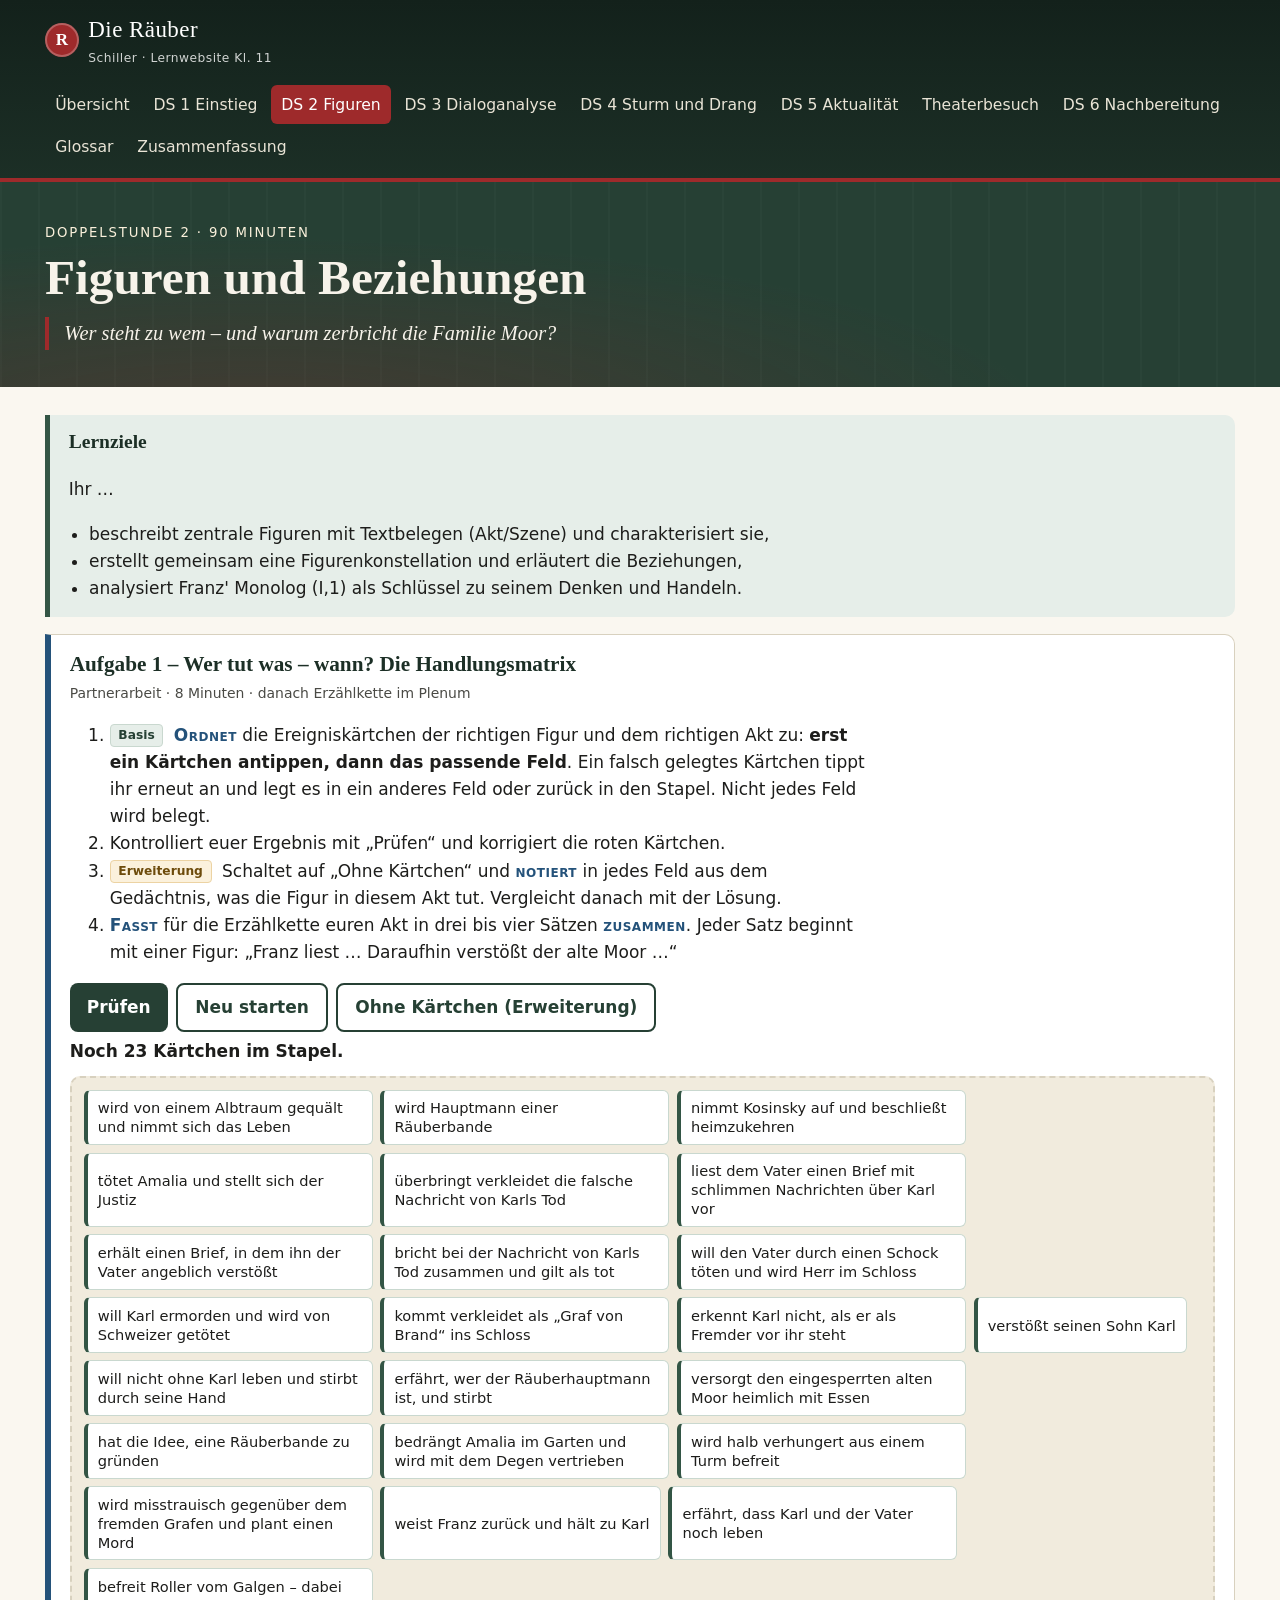
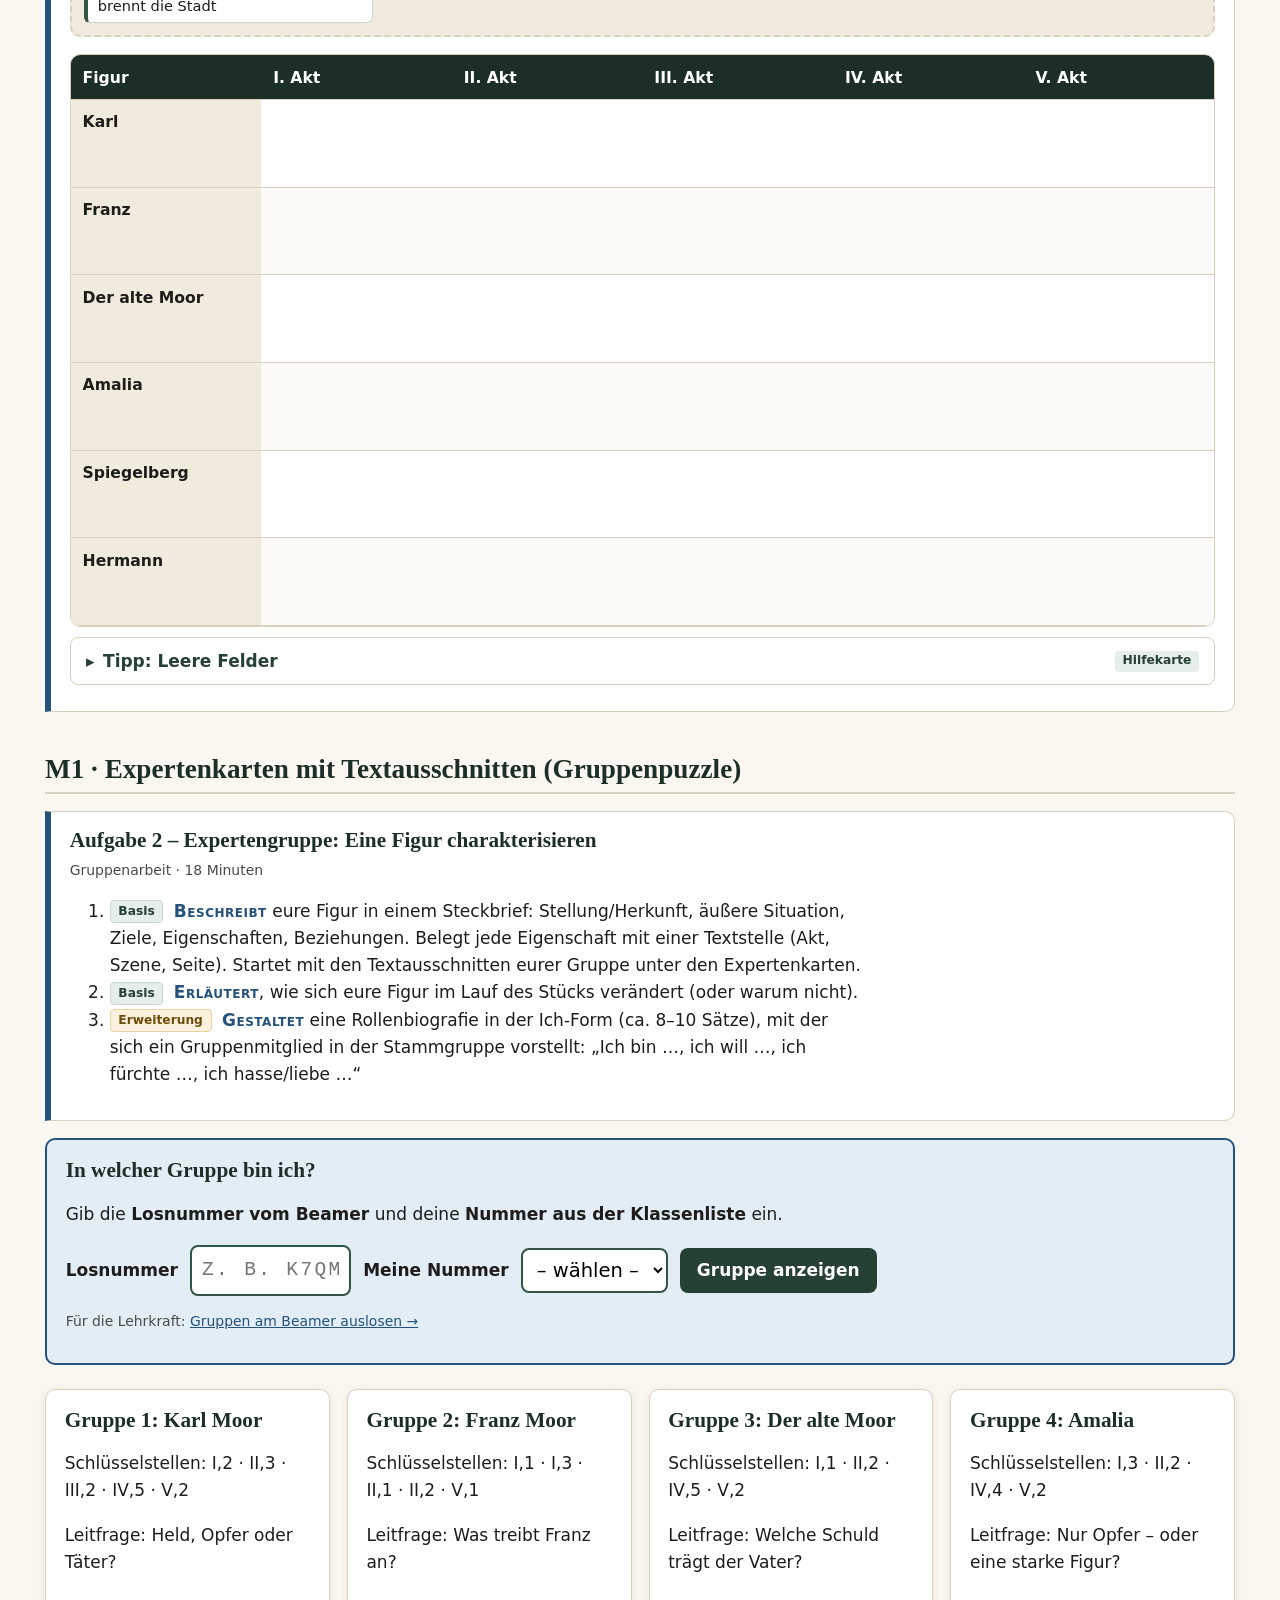
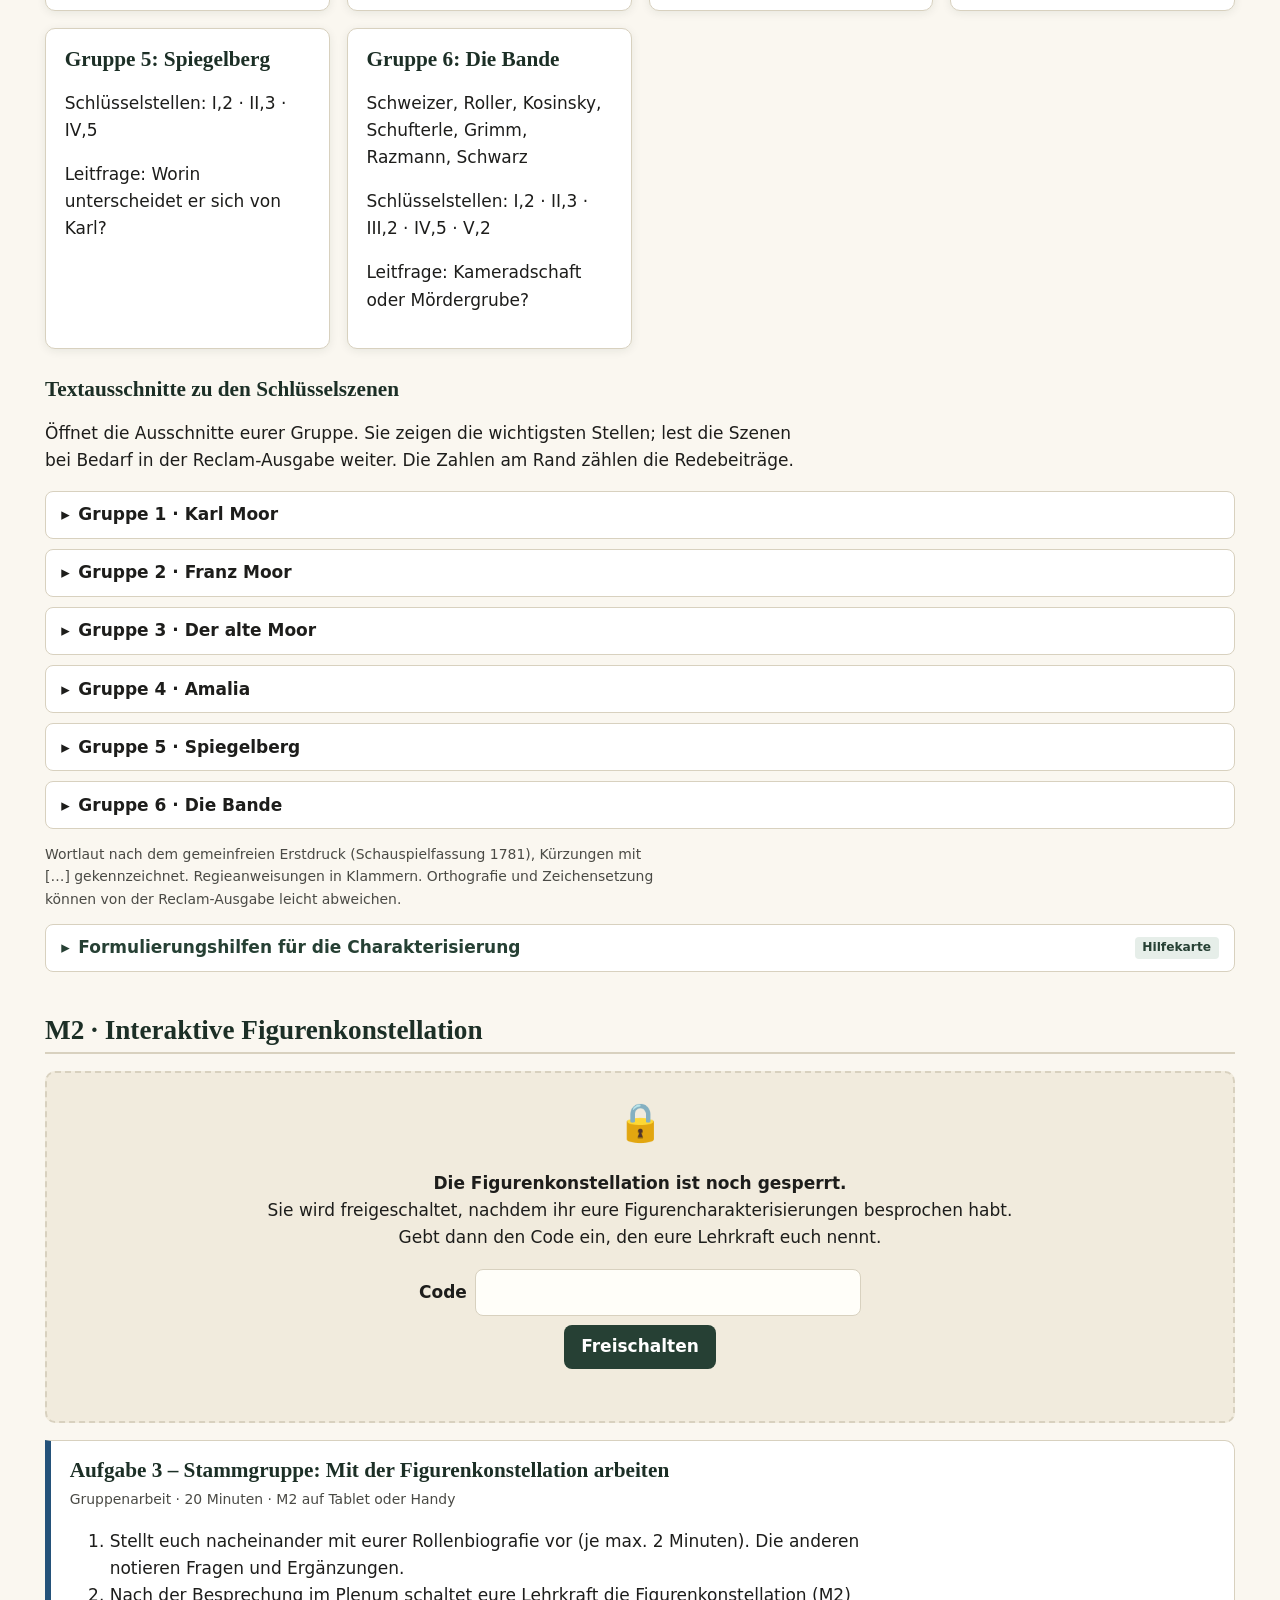
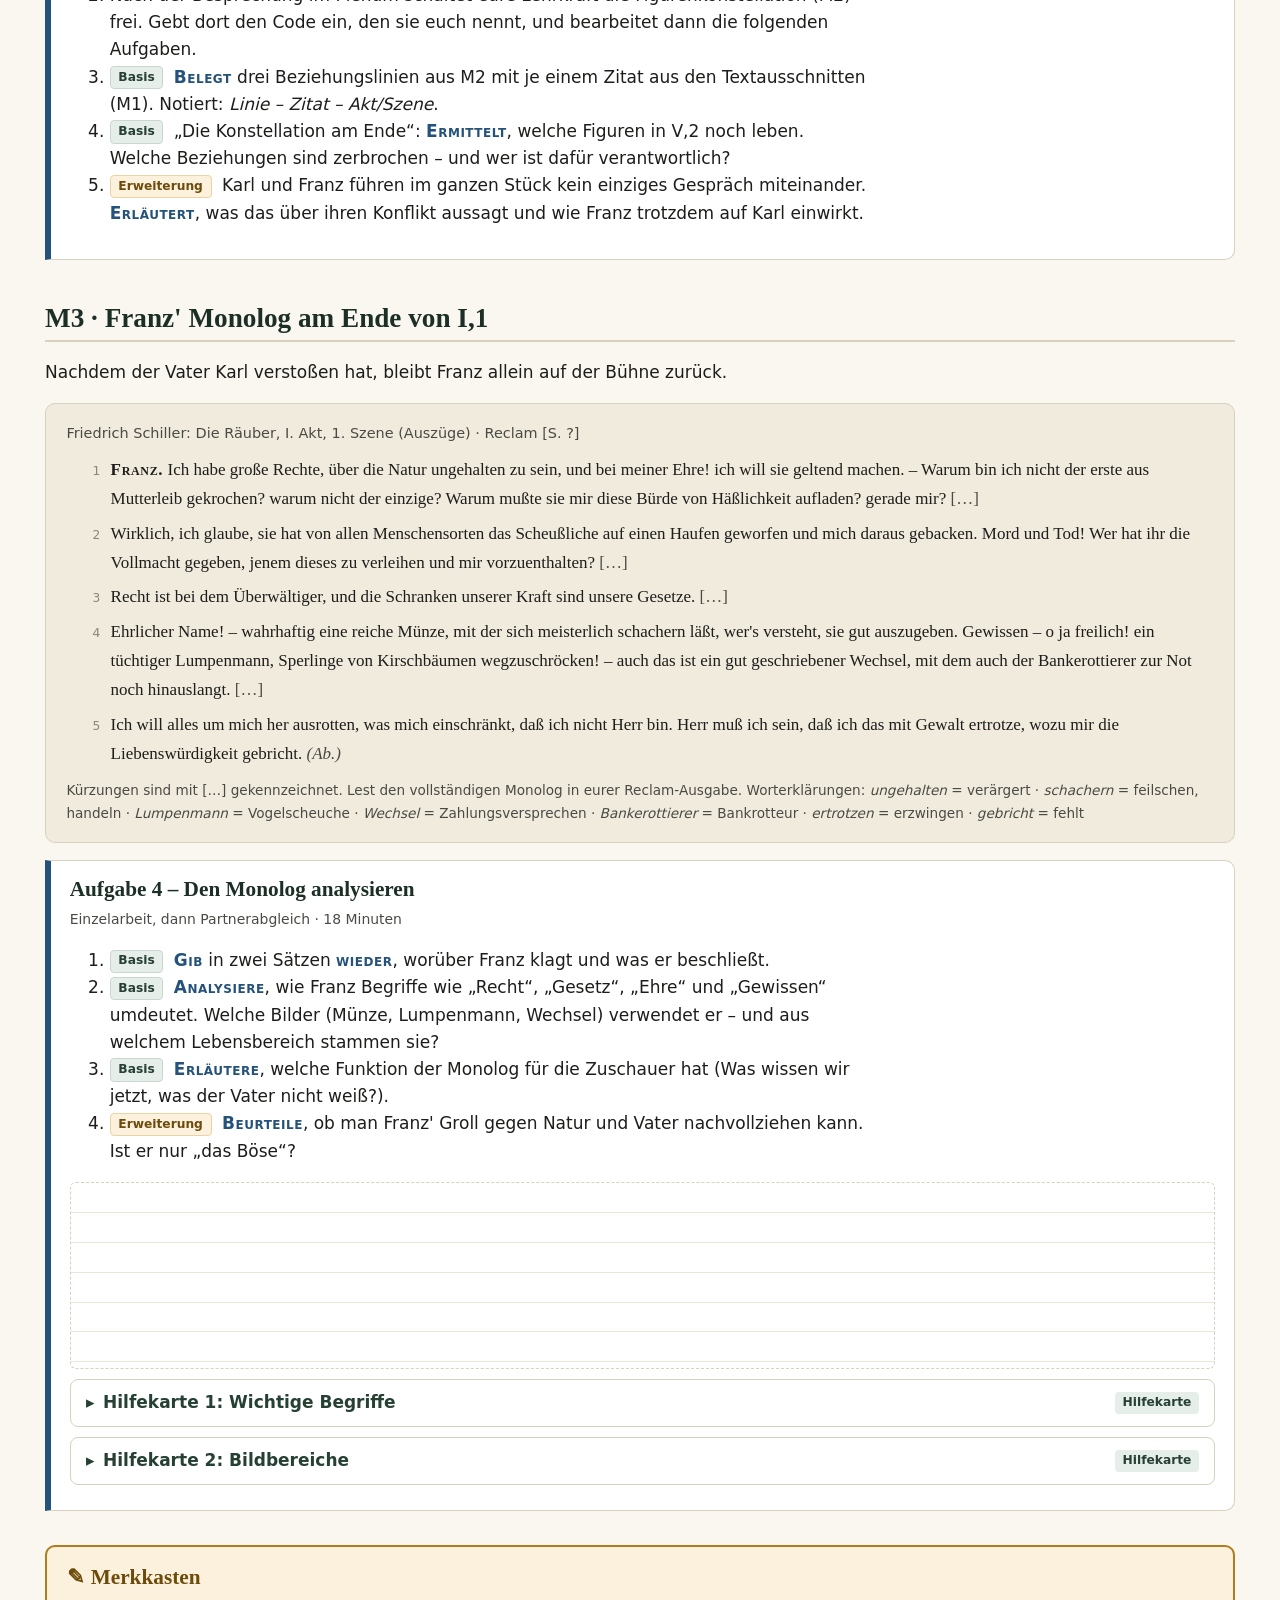
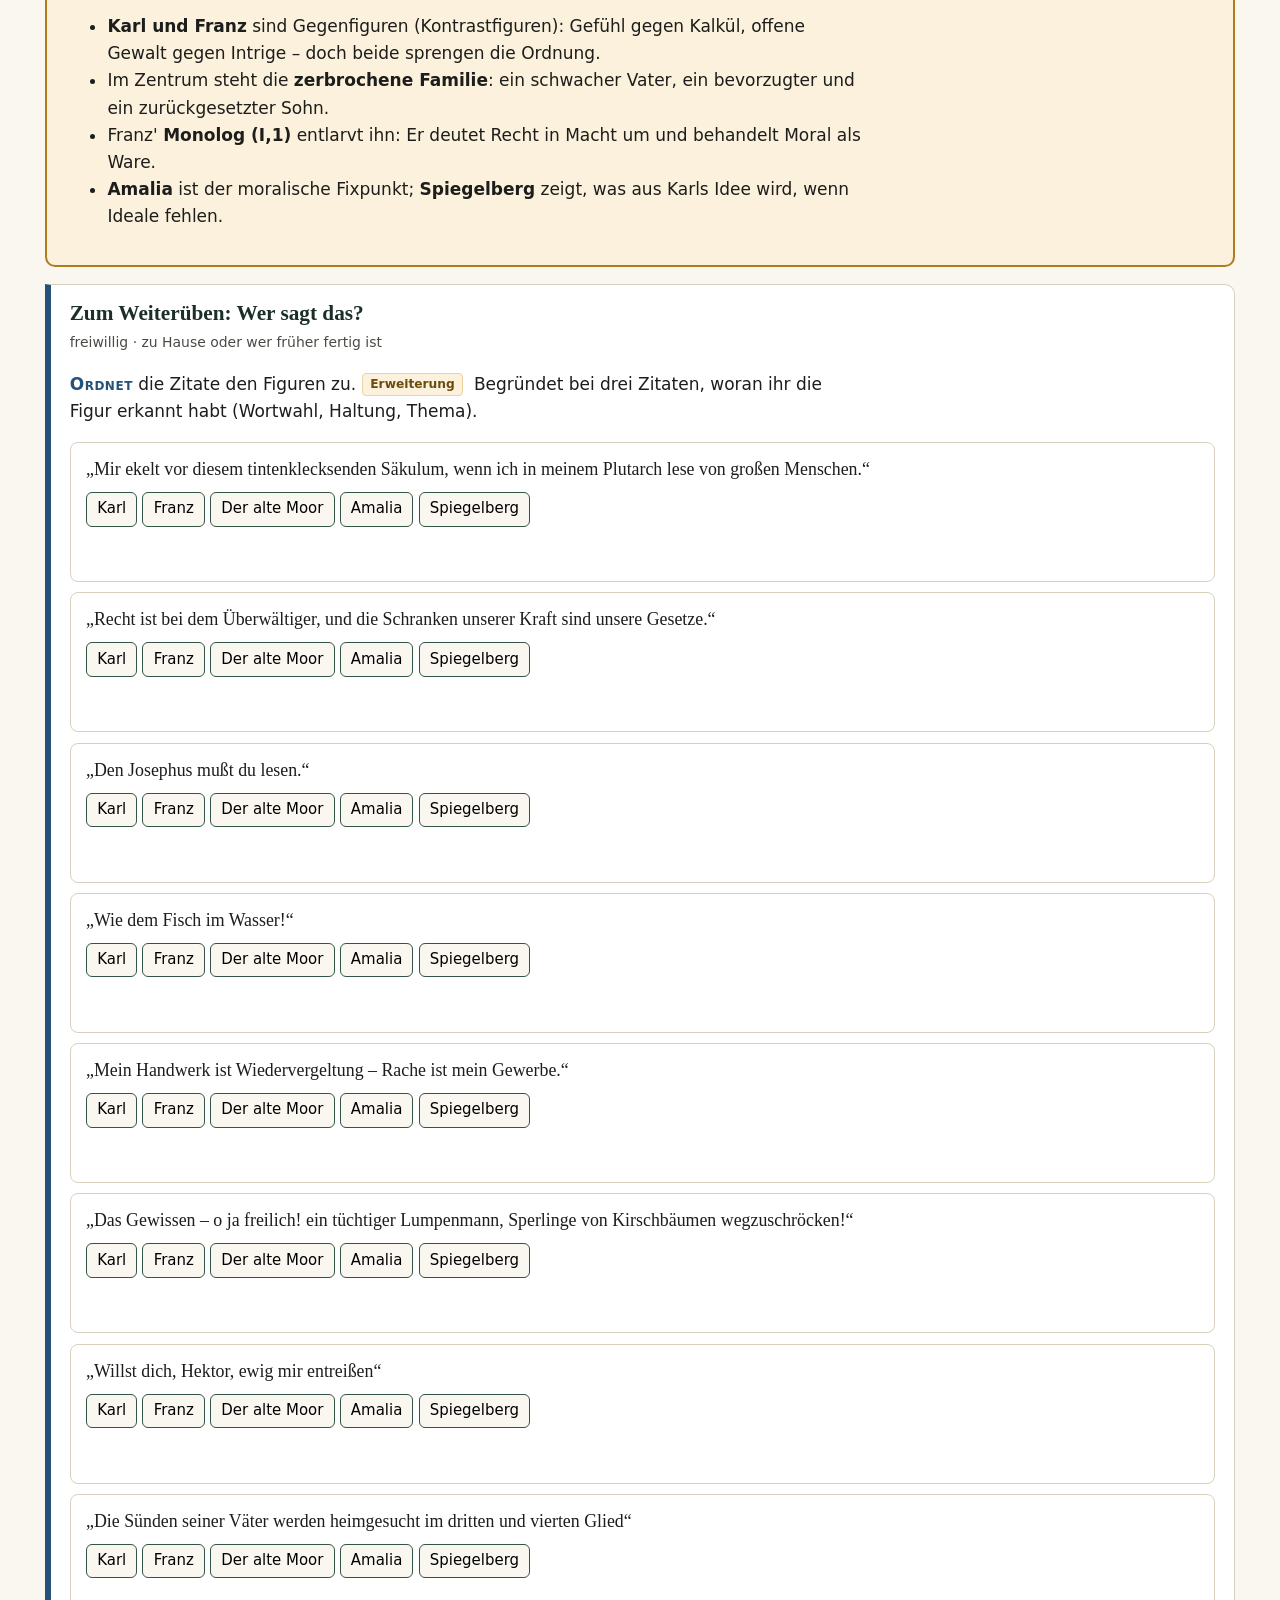
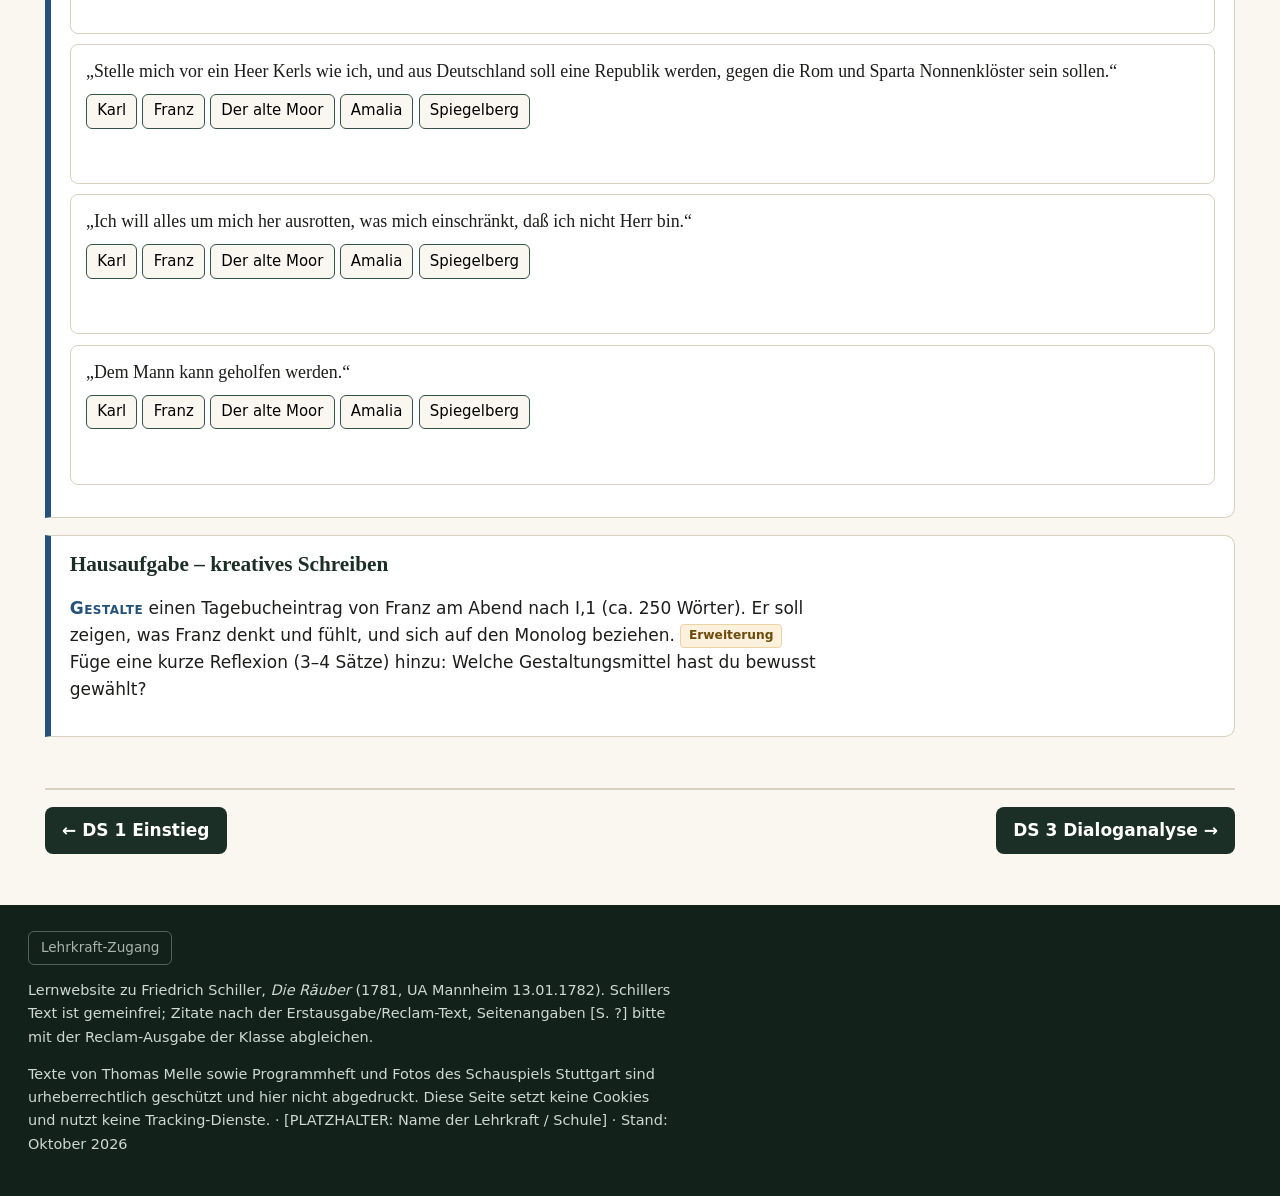
<file: ds2.html>
<!DOCTYPE html>
<html lang="de">
<head>
<meta charset="utf-8">
<meta name="viewport" content="width=device-width, initial-scale=1">
<title>DS 2 – Figuren · Schiller: Die Räuber</title>
<meta name="description" content="Lernwebsite zu Friedrich Schillers „Die Räuber“ für die 11. Klasse (berufliches Gymnasium, Baden-Württemberg).">
<meta name="robots" content="noindex">
<link rel="icon" href="data:image/svg+xml,%3Csvg xmlns='http://www.w3.org/2000/svg' viewBox='0 0 32 32'%3E%3Ccircle cx='16' cy='16' r='15' fill='%239e2a2b'/%3E%3Ctext x='16' y='22' text-anchor='middle' font-family='Georgia' font-size='17' fill='%23fff'%3ER%3C/text%3E%3C/svg%3E">
<link rel="stylesheet" href="style.css">
</head>
<body>
<a class="skip-link" href="#inhalt">Zum Inhalt springen</a>
<header class="site-header">
  <div class="inner">
    <a class="brand" href="index.html"><span class="siegel" aria-hidden="true">R</span><span>Die Räuber<small>Schiller · Lernwebsite Kl. 11</small></span></a>
    <button class="lk-toggle" type="button" hidden aria-pressed="false" title="Blendet Verlaufspläne, Lösungen und Hinweise für die Lehrkraft ein">Lehrkraft-Ansicht: aus</button>
    <button class="nav-toggle" type="button" aria-expanded="false" aria-controls="hauptnav">Menü ☰</button>
    <nav class="main-nav" id="hauptnav" aria-label="Hauptnavigation">
      <ul>
        <li><a href="index.html">Übersicht</a></li>
        <li><a href="ds1.html">DS 1 Einstieg</a></li>
        <li><a href="ds2.html" aria-current="page">DS 2 Figuren</a></li>
        <li><a href="ds3.html">DS 3 Dialoganalyse</a></li>
        <li><a href="ds4.html">DS 4 Sturm und Drang</a></li>
        <li><a href="ds5.html">DS 5 Aktualität</a></li>
        <li><a href="theaterbesuch.html">Theaterbesuch</a></li>
        <li><a href="ds6.html">DS 6 Nachbereitung</a></li>
        <li><a href="glossar.html">Glossar</a></li>
        <li><a href="zusammenfassung.html">Zusammenfassung</a></li>
      </ul>
    </nav>
  </div>
</header>
<div class="hero">
  <div class="inner">
    <p class="kicker">Doppelstunde 2 · 90 Minuten</p>
    <h1>Figuren und Beziehungen</h1>
    <p class="leitfrage">Wer steht zu wem – und warum zerbricht die Familie Moor?</p>
  </div>
</div>
<main id="inhalt">
<section class="lernziele" aria-labelledby="lz2">
  <h2 id="lz2">Lernziele</h2>
  <p>Ihr …</p>
  <ul>
    <li>beschreibt zentrale Figuren mit Textbelegen (Akt/Szene) und charakterisiert sie,</li>
    <li>erstellt gemeinsam eine Figurenkonstellation und erläutert die Beziehungen,</li>
    <li>analysiert Franz' Monolog (I,1) als Schlüssel zu seinem Denken und Handeln.</li>
  </ul>
</section>

<div class="lk-platz" data-n="0" hidden></div>

<section class="aufgabe" aria-labelledby="a2-1">
  <h3 id="a2-1">Aufgabe 1 – Wer tut was – wann? Die Handlungsmatrix</h3>
  <p class="meta">Partnerarbeit · 8 Minuten · danach Erzählkette im Plenum</p>
  <ol>
    <li><span class="niveau basis">Basis</span> <span class="op">Ordnet</span> die Ereigniskärtchen der richtigen Figur und dem richtigen Akt zu: <strong>erst ein Kärtchen antippen, dann das passende Feld</strong>. Ein falsch gelegtes Kärtchen tippt ihr erneut an und legt es in ein anderes Feld oder zurück in den Stapel. Nicht jedes Feld wird belegt.</li>
    <li>Kontrolliert euer Ergebnis mit „Prüfen“ und korrigiert die roten Kärtchen.</li>
    <li><span class="niveau erw">Erweiterung</span> Schaltet auf „Ohne Kärtchen“ und <span class="op">notiert</span> in jedes Feld aus dem Gedächtnis, was die Figur in diesem Akt tut. Vergleicht danach mit der Lösung.</li>
    <li><span class="op">Fasst</span> für die Erzählkette euren Akt in drei bis vier Sätzen <span class="op">zusammen</span>. Jeder Satz beginnt mit einer Figur: „Franz liest … Daraufhin verstößt der alte Moor …“</li>
  </ol>
  <div id="matrix" class="matrix no-print"><noscript><p>Die Handlungsmatrix benötigt JavaScript.</p></noscript></div>
  <details class="hilfe">
    <summary>Tipp: Leere Felder</summary>
    <div class="inhalt"><p>Manche Figuren treten in einzelnen Akten nicht auf. Überlegt, wo sie in dieser Zeit sind – der alte Moor zum Beispiel ist im III. Akt für alle verschwunden …</p></div>
  </details>
  <div class="lk-platz" data-n="1" hidden></div>
</section>

<h2 id="m1">M1 · Expertenkarten mit Textausschnitten (Gruppenpuzzle)</h2>
<section class="aufgabe" aria-labelledby="a2-2">
  <h3 id="a2-2">Aufgabe 2 – Expertengruppe: Eine Figur charakterisieren</h3>
  <p class="meta">Gruppenarbeit · 18 Minuten</p>
  <ol>
    <li><span class="niveau basis">Basis</span> <span class="op">Beschreibt</span> eure Figur in einem Steckbrief: Stellung/Herkunft, äußere Situation, Ziele, Eigenschaften, Beziehungen. Belegt jede Eigenschaft mit einer Textstelle (Akt, Szene, Seite). Startet mit den Textausschnitten eurer Gruppe unter den Expertenkarten.</li>
    <li><span class="niveau basis">Basis</span> <span class="op">Erläutert</span>, wie sich eure Figur im Lauf des Stücks verändert (oder warum nicht).</li>
    <li><span class="niveau erw">Erweiterung</span> <span class="op">Gestaltet</span> eine Rollenbiografie in der Ich-Form (ca. 8–10 Sätze), mit der sich ein Gruppenmitglied in der Stammgruppe vorstellt: „Ich bin …, ich will …, ich fürchte …, ich hasse/liebe …“</li>
  </ol>
</section>

<section class="los-box no-print" id="los-schueler" aria-labelledby="los-s-titel">
  <h3 id="los-s-titel">In welcher Gruppe bin ich?</h3>
  <p>Gib die <strong>Losnummer vom Beamer</strong> und deine <strong>Nummer aus der Klassenliste</strong> ein.</p>
  <form class="los-s-form" autocomplete="off">
    <label for="los-s-code">Losnummer</label>
    <input id="los-s-code" type="text" inputmode="text" autocapitalize="characters" spellcheck="false" placeholder="z. B. K7QM" maxlength="14">
    <label for="los-s-nr">Meine Nummer</label>
    <select id="los-s-nr"></select>
    <button type="submit" class="btn">Gruppe anzeigen</button>
  </form>
  <div id="los-s-ergebnis" class="los-s-ergebnis" aria-live="polite" hidden></div>
  <p class="urheber">Für die Lehrkraft: <a href="gruppen.html">Gruppen am Beamer auslosen →</a></p>
</section>

<div class="grid grid-3">
  <div class="karte"><h3>Gruppe 1: Karl Moor</h3><p>Schlüsselstellen: I,2 · II,3 · III,2 · IV,5 · V,2</p><p>Leitfrage: Held, Opfer oder Täter?</p></div>
  <div class="karte"><h3>Gruppe 2: Franz Moor</h3><p>Schlüsselstellen: I,1 · I,3 · II,1 · II,2 · V,1</p><p>Leitfrage: Was treibt Franz an?</p></div>
  <div class="karte"><h3>Gruppe 3: Der alte Moor</h3><p>Schlüsselstellen: I,1 · II,2 · IV,5 · V,2</p><p>Leitfrage: Welche Schuld trägt der Vater?</p></div>
  <div class="karte"><h3>Gruppe 4: Amalia</h3><p>Schlüsselstellen: I,3 · II,2 · IV,4 · V,2</p><p>Leitfrage: Nur Opfer – oder eine starke Figur?</p></div>
  <div class="karte"><h3>Gruppe 5: Spiegelberg</h3><p>Schlüsselstellen: I,2 · II,3 · IV,5</p><p>Leitfrage: Worin unterscheidet er sich von Karl?</p></div>
  <div class="karte"><h3>Gruppe 6: Die Bande</h3><p>Schweizer, Roller, Kosinsky, Schufterle, Grimm, Razmann, Schwarz</p><p>Schlüsselstellen: I,2 · II,3 · III,2 · IV,5 · V,2</p><p>Leitfrage: Kameradschaft oder Mördergrube?</p></div>
</div>

<h3 id="textausschnitte">Textausschnitte zu den Schlüsselszenen</h3>
<p>Öffnet die Ausschnitte eurer Gruppe. Sie zeigen die wichtigsten Stellen; lest die Szenen bei Bedarf in der Reclam-Ausgabe weiter. Die Zahlen am Rand zählen die Redebeiträge.</p>

<details>
  <summary>Gruppe 1 · Karl Moor</summary>
  <div class="inhalt">
    <div class="textauszug">
      <header>I,2 · Karl hat den Brief des Bruders gelesen und glaubt, der Vater habe ihn verstoßen</header>
      <p class="z"><span class="sp">Karl.</span> <span class="auslassung">[…]</span> Ich hab ihn so unaussprechlich geliebt! so liebte kein Sohn, ich hätte tausend Leben für ihn – <span class="ra">(Schäumend auf die Erde stampfend.)</span> Ha! wer mir itzt ein Schwert in die Hand gäb, dieser Otterbrut eine brennende Wunde zu versetzen! <span class="auslassung">[…]</span></p>
      <p class="z"><span class="sp">Karl.</span> <span class="auslassung">[…]</span> Mein Geist dürstet nach Taten, mein Atem nach Freiheit, – Mörder, Räuber! – mit diesem Wort war das Gesetz unter meine Füße gerollt <span class="auslassung">[…]</span> Ich habe keinen Vater mehr, ich habe keine Liebe mehr, und Blut und Tod soll mich vergessen lehren, daß mir jemals etwas teuer war!</p>
    </div>
    <div class="textauszug">
      <header>II,3 · Karl antwortet dem Pater, der der Bande Gnade anbietet, wenn sie ihren Hauptmann ausliefert</header>
      <p class="z"><span class="sp">Karl.</span> <span class="auslassung">[…]</span> Ich bin kein Dieb, der sich mit Schlaf und Mitternacht verschwört, und auf der Leiter groß und herrisch tut – was ich getan habe, werd ich ohne Zweifel einmal im Schuldbuch des Himmels lesen, aber mit seinen erbärmlichen Verwesern will ich kein Wort mehr verlieren. Sag ihnen, mein Handwerk ist Wiedervergeltung – Rache ist mein Gewerbe. <span class="ra">(Er kehrt ihm den Rücken zu.)</span></p>
    </div>
    <div class="textauszug">
      <header>III,2 · An der Donau, beim Anblick der untergehenden Sonne</header>
      <p class="z"><span class="sp">Karl.</span> Meine Unschuld! Meine Unschuld! <span class="auslassung">[…]</span> – die ganze Welt eine Familie und ein Vater dort oben – Mein Vater nicht – Ich allein der Verstoßene, ich allein ausgemustert aus den Reihen der Reinen – mir nicht der süße Name Kind – nimmer mir der Geliebten schmachtender Blick – nimmer nimmer des Busenfreundes Umarmung!</p>
    </div>
    <div class="textauszug">
      <header>IV,5 · Karl hat den Vater im Turm gefunden und erfährt, was Franz getan hat</header>
      <p class="z"><span class="sp">Karl.</span> Rache, Rache, Rache dir! grimmig beleidigter, entheiligter Greis! So zerreiß ich von nun an auf ewig das brüderliche Band! <span class="ra">(Er zerreißt sein Kleid von oben bis unten.)</span> So verfluch ich jeden Tropfen brüderlichen Bluts im Antlitz des offenen Himmels! <span class="auslassung">[…]</span></p>
    </div>
    <div class="textauszug">
      <header>V,2 · Nach Amalias Tod</header>
      <p class="z"><span class="sp">Karl.</span> O über mich Narren, der ich wähnete die Welt durch Greuel zu verschönern, und die Gesetze durch Gesetzlosigkeit aufrecht zu halten. Ich nannte es Rache und Recht – <span class="auslassung">[…]</span> da steh ich am Rand eines entsetzlichen Lebens, und erfahre nun mit Zähnklappern und Heulen, daß zwei Menschen wie ich den ganzen Bau der sittlichen Welt zugrund richten würden. <span class="auslassung">[…]</span></p>
      <p class="z"><span class="sp">Karl.</span> <span class="auslassung">[…]</span> Er soll mich lebendig haben. Ich geh, mich selbst in die Hände der Justiz zu überliefern.</p>
    </div>
  </div>
</details>

<details>
  <summary>Gruppe 2 · Franz Moor</summary>
  <div class="inhalt">
    <div class="textauszug">
      <header>I,1 · Franz überredet den Vater, sich von Karl loszusagen (seinen Monolog am Ende der Szene findet ihr in M3)</header>
      <p class="z"><span class="sp">Franz.</span> Ist es nicht diese Liebe zu ihm, die Euch all den Gram macht? Ohne diese Liebe ist er für Euch nicht da. <span class="auslassung">[…]</span> Nicht Fleisch und Blut, das Herz macht uns zu Vätern und Söhnen. Liebt Ihr ihn nicht mehr, so ist diese Abart auch Euer Sohn nicht mehr <span class="auslassung">[…]</span></p>
      <p class="z"><span class="sp">Franz.</span> <span class="auslassung">[…]</span> Darum wirds besser sein, Ihr überlaßt das Schreiben mir.</p>
    </div>
    <div class="textauszug">
      <header>I,3 · Amalia weist Franz zurück</header>
      <p class="z"><span class="sp">Franz.</span> Du hassest mich.</p>
      <p class="z"><span class="sp">Amalia.</span> Ich verachte dich, geh!</p>
      <p class="z"><span class="sp">Franz</span> <span class="ra">(mit den Füßen stampfend)</span>. Wart! so sollst du vor mir zittern! Mich einem Bettler aufopfern? <span class="ra">(Zornig ab.)</span></p>
    </div>
    <div class="textauszug">
      <header>II,1 · Franz plant den Tod des Vaters – und benutzt Hermann</header>
      <p class="z"><span class="sp">Franz.</span> <span class="auslassung">[…]</span> Ich möchte ihn nicht gern getötet, aber abgelebt. <span class="auslassung">[…]</span> Wer es verstünde, dem Tod diesen ungebahnten Weg in das Schloß des Lebens zu ebenen! – den Körper vom Geist aus zu verderben – ha! ein Originalwerk! <span class="auslassung">[…]</span></p>
      <p class="z"><span class="sp">Franz</span> <span class="ra">(ihm nachrufend)</span>. Die Ernte ist dein, lieber Hermann! – Wenn der Ochse den Kornwagen in die Scheune gezogen hat, so muß er mit Heu vorlieb nehmen. Dir eine Stallmagd, und keine Amalia! <span class="ra">(Geht ab.)</span></p>
    </div>
    <div class="textauszug">
      <header>II,2 · Der verkleidete Hermann meldet Karls angeblichen Tod</header>
      <p class="z"><span class="sp">Franz</span> <span class="ra">(umherirrend im Zimmer)</span>. Oh! was habt Ihr gemacht, Vater? Mein Karl, mein Bruder!</p>
      <p class="z"><span class="sp">Franz.</span> <span class="auslassung">[…]</span> Und er gedachte meiner in der letzten schweren Stunde des Scheidens, meiner! Englische Seele – da schon das schwarze Panier des Todes über ihm rauschte – meiner! –</p>
    </div>
    <div class="textauszug">
      <header>V,1 · In der Nacht, als die Räuber das Schloss stürmen</header>
      <p class="z"><span class="sp">Franz</span> <span class="ra">(auf den Knien)</span>. Höre mich beten, Gott im Himmel! – Es ist das erste Mal – soll auch gewiß nimmer geschehen – erhöre mich, Gott im Himmel!</p>
      <p class="z"><span class="sp">Franz</span> <span class="ra">(betet)</span>. Ich bin kein gemeiner Mörder gewesen, mein Herrgott – hab mich nie mit Kleinigkeiten abgegeben, mein Herrgott –</p>
      <p class="z"><span class="sp">Franz.</span> Ich kann nicht beten – hier hier! <span class="ra">(Auf Brust und Stirn schlagend.)</span> alles so öd – so verdorret. <span class="ra">(Steht auf.)</span> Nein ich will auch nicht beten – diesen Sieg soll der Himmel nicht haben, diesen Spott mir nicht antun die Hölle –</p>
    </div>
  </div>
</details>

<details>
  <summary>Gruppe 3 · Der alte Moor</summary>
  <div class="inhalt">
    <div class="textauszug">
      <header>I,1 · Der Vater gibt Franz' Drängen nach</header>
      <p class="z"><span class="sp">Der alte Moor.</span> Ein unzärtliches Kind! ach! aber mein Kind doch! mein Kind doch!</p>
      <p class="z"><span class="sp">Der alte Moor.</span> <span class="auslassung">[…]</span> Tu das, mein Sohn. – Ach! es hätte mir doch das Herz gebrochen! Schreib ihm – –</p>
      <p class="z"><span class="sp">Der alte Moor.</span> Schreib ihm, daß die väterliche Brust – ich sage dir, bring meinen Sohn nicht zur Verzweiflung. <span class="ra">(Geht traurig ab.)</span></p>
    </div>
    <div class="textauszug">
      <header>II,2 · Der Vater mit Amalia; dann die Nachricht von Karls angeblichem Tod</header>
      <p class="z"><span class="sp">Der alte Moor.</span> Nein, meine Tochter! diese Totenfarbe deines Angesichts verdammet den Vater. Armes Mädchen! Ich brachte dich um die Freuden deiner Jugend – o fluche mir nicht!</p>
      <p class="z"><span class="sp">Der alte Moor</span> <span class="ra">(schreiend, sein Gesicht zerfleischend)</span>. Wehe, wehe! mein Fluch ihn gejagt in den Tod! gefallen in Verzweiflung!</p>
    </div>
    <div class="textauszug">
      <header>IV,5 · Karl befreit den Vater aus dem Turm, ohne dass dieser ihn erkennt</header>
      <p class="z"><span class="sp">Der alte Moor.</span> Ich bin kein Geist. Taste mich an, ich lebe, oh ein elendes erbärmliches Leben!</p>
      <p class="z"><span class="sp">Karl.</span> <span class="auslassung">[…]</span> Himmel und Erde! Wer hat das getan?</p>
      <p class="z"><span class="sp">Der alte Moor.</span> Verfluch ihn nicht! – Das hat mein Sohn Franz getan.</p>
    </div>
    <div class="textauszug">
      <header>V,2 · Der Vater spricht mit dem „Fremden“, ohne zu wissen, dass es Karl ist</header>
      <p class="z"><span class="sp">Der alte Moor.</span> Ja ich hab einen Sohn gequält, und ein Sohn mußte mich wieder quälen, das ist Gottes Finger – o mein Karl! mein Karl! wenn du um mich schwebst im Gewand des Friedens. Vergib mir. Oh vergib mir!</p>
      <p class="z"><span class="sp">Der alte Moor.</span> <span class="auslassung">[…]</span> Warum ließ ich mich doch durch die Ränke eines bösen Sohnes betören? <span class="auslassung">[…]</span> ich traute der Schlange – verloren meine Kinder beide. <span class="ra">(Verhüllt sich das Gesicht.)</span></p>
    </div>
  </div>
</details>

<details>
  <summary>Gruppe 4 · Amalia</summary>
  <div class="inhalt">
    <div class="textauszug">
      <header>I,3 · Franz versucht, Amalia gegen Karl einzunehmen</header>
      <p class="z"><span class="sp">Amalia</span> <span class="ra">(bewegt)</span>. Ja wahrhaftig, ich gesteh es. Euch Barbaren zum Trutz will ichs vor aller Welt gestehen – ich lieb ihn!</p>
      <p class="z"><span class="sp">Amalia.</span> <span class="auslassung">[…]</span> Ich verachte dich, geh!</p>
      <p class="z"><span class="sp">Amalia.</span> <span class="auslassung">[…]</span> Bettler, sagt er? so hat die Welt sich umgedreht, Bettler sind Könige, und Könige sind Bettler!</p>
    </div>
    <div class="textauszug">
      <header>II,2 · Amalia am Bett des alten Moor; dann die Nachricht von Karls angeblichem Tod</header>
      <p class="z"><span class="sp">Amalia.</span> Engel grollen nicht – er verzeiht Euch. <span class="ra">(Faßt seine Hand mit Wehmut.)</span> Vater meines Karls! ich verzeih Euch.</p>
      <p class="z"><span class="sp">Amalia</span> <span class="ra">(heftig auf Hermann losgehend)</span>. Feiler, bestochener Betrüger! <span class="ra">(Faßt ihn hart an.)</span></p>
    </div>
    <div class="textauszug">
      <header>IV,4 · Im Garten: Karl, als fremder Graf verkleidet, spricht mit Amalia</header>
      <p class="z"><span class="sp">Karl.</span> Unglücklich, weil sie mich liebt! wie, wenn ich ein Totschläger wäre? Wie, mein Fräulein? wenn Ihr Geliebter Ihnen für jeden Kuß einen Mord aufzählen könnte? Wehe meiner Amalia! Sie ist ein unglückliches Mädchen.</p>
      <p class="z"><span class="sp">Amalia</span> <span class="ra">(froh aufhüpfend)</span>. Ha, wie bin ich ein glückliches Mädchen! Mein Einziger ist Nachstrahl der Gottheit, und die Gottheit ist Huld und Erbarmen! Nicht eine Fliege konnt er leiden sehen – Seine Seele ist so fern von einem blutigen Gedanken, als fern der Mittag von der Mitternacht ist. <span class="ra">(Moor kehrt sich schnell ab in ein Gebüsch, blickt starr in die Gegend.)</span></p>
    </div>
    <div class="textauszug">
      <header>V,2 · Amalia erfährt, wer Karl geworden ist</header>
      <p class="z"><span class="sp">Amalia</span> <span class="ra">(fällt ihm in die Arme)</span>. Mörder! Teufel! Ich kann dich Engel nicht lassen.</p>
      <p class="z"><span class="sp">Die Räuber</span> <span class="ra">(durcheinander, reißen ihre Kleider auf)</span>. <span class="auslassung">[…]</span> Marsch mit uns, Opfer um Opfer! Amalia für die Bande!</p>
      <p class="z"><span class="sp">Karl.</span> Halt! Wag es – Moors Geliebte soll nur durch Moor sterben! <span class="ra">(Er ermordet sie.)</span></p>
    </div>
  </div>
</details>

<details>
  <summary>Gruppe 5 · Spiegelberg</summary>
  <div class="inhalt">
    <div class="textauszug">
      <header>I,2 · Spiegelberg wirbt die Studenten für seine Räuberbande – doch die Bande wählt Karl</header>
      <p class="z"><span class="sp">Spiegelberg.</span> <span class="auslassung">[…]</span> Und deinen Namen den Sternen! Was liegt daran, wohin auch die Seele fährt? <span class="auslassung">[…]</span></p>
      <p class="z"><span class="sp">Roller.</span> Gemach sag ich. Auch die Freiheit muß ihren Herrn haben. Ohne Oberhaupt ging Rom und Sparta zugrunde.</p>
      <p class="z"><span class="sp">Spiegelberg</span> <span class="ra">(aufspringend, vor sich)</span>. Bis ich ihm hinhelfe!</p>
      <p class="z"><span class="sp">Spiegelberg</span> <span class="ra">(ihnen nachsehend, nach einer Pause)</span>. Dein Register hat ein Loch. Du hast das Gift weggelassen. <span class="ra">(Ab.)</span></p>
    </div>
    <div class="textauszug">
      <header>II,3 · In den böhmischen Wäldern: Spiegelberg prahlt vor Razmann</header>
      <p class="z"><span class="sp">Spiegelberg.</span> Hexereien? Braucht keiner Hexereien – Kopf mußt du haben! <span class="auslassung">[…]</span> einen honetten Mann kann man aus jedem Weidenstotzen formen, aber zu einem Spitzbuben wills Grütz <span class="auslassung">[…]</span></p>
      <p class="z"><span class="sp">Razmann.</span> <span class="auslassung">[…]</span> Er mordet nicht um des Raubes willen wie wir <span class="auslassung">[…]</span></p>
      <p class="z"><span class="sp">Spiegelberg.</span> Hum! Hum!</p>
      <p class="z"><span class="sp">Spiegelberg.</span> <span class="auslassung">[…]</span> Er verläßt uns in dieser Not. Können wir denn nicht mehr entwischen?</p>
    </div>
    <div class="textauszug">
      <header>IV,5 · Während Karl fort ist, will Spiegelberg Razmann für einen Mord an Karl gewinnen</header>
      <p class="z"><span class="sp">Spiegelberg.</span> Pst! Pst! – Ich weiß nicht, was du oder ich für Begriffe von Freiheit haben, daß wir an einem Karrn ziehen wie Stiere, und dabei wunderviel von Independenz deklamieren – Es gefällt mir nicht.</p>
      <p class="z"><span class="sp">Spiegelberg.</span> <span class="auslassung">[…]</span> Wer hat ihn zum Hauptmann über uns gesetzt, oder hat er nicht diesen Titel usurpiert, der von Rechts wegen mein ist? <span class="auslassung">[…]</span></p>
      <p class="z"><span class="sp">Schweizer</span> <span class="ra">(zieht wütend sein Messer)</span>. <span class="auslassung">[…]</span> fahr hin Meuchelmörder! <span class="ra">(Er sticht ihn tot.)</span></p>
    </div>
  </div>
</details>

<details>
  <summary>Gruppe 6 · Die Bande</summary>
  <div class="inhalt">
    <div class="textauszug">
      <header>I,2 · Die Gründung der Bande</header>
      <p class="z"><span class="sp">Roller.</span> <span class="auslassung">[…]</span> Ohne den Moor sind wir Leib ohne Seele.</p>
      <p class="z"><span class="sp">Alle</span> <span class="ra">(geben ihm die Hand)</span>. Wir schwören dir Treu und Gehorsam bis in den Tod!</p>
      <p class="z"><span class="sp">Karl.</span> Nun, und bei dieser männlichen Rechte! schwör ich euch hier, treu und standhaft euer Hauptmann zu bleiben bis in den Tod! Den soll dieser Arm gleich zur Leiche machen, der jemals zagt oder zweifelt oder zurücktritt! Ein Gleiches widerfahre mir von jedem unter euch, wenn ich meinen Schwur verletze!</p>
    </div>
    <div class="textauszug">
      <header>II,3 · Nach Rollers Befreiung: Die Stadt brennt</header>
      <p class="z"><span class="sp">Schufterle.</span> Pah, pah! was heißt aber das? – ja, wenns Männer gewesen wären – aber da warens Wickelkinder <span class="auslassung">[…]</span></p>
      <p class="z"><span class="sp">Karl.</span> <span class="auslassung">[…]</span> Fort Ungeheuer! Laß dich nimmer unter meiner Bande sehen! <span class="auslassung">[…]</span></p>
      <p class="z"><span class="sp">Schweizer</span> <span class="ra">(zerreißt den Pardon und wirft die Stücke dem Pater ins Gesicht)</span>. In unsern Kugeln Pardon! Fort, Kanaille! sag dem Senat, der dich gesandt hat, du träfst unter Moors Bande keinen einzigen Verräter an.</p>
    </div>
    <div class="textauszug">
      <header>III,2 · Nach dem Gefecht an der Donau</header>
      <p class="z"><span class="sp">Karl.</span> Dreihundert für einen! – Jeder von euch hat Anspruch an diesen Scheitel! <span class="ra">(Er entblößt das Haupt.)</span> Hier heb ich meinen Dolch auf! So wahr meine Seele lebt! Ich will euch niemals verlassen.</p>
    </div>
    <div class="textauszug">
      <header>IV,5 · Karl hat den Vater befreit</header>
      <p class="z"><span class="sp">Schweizer</span> <span class="ra">(tritt ehrerbietig näher, fällt vor ihm nieder)</span>. Vater meines Hauptmanns! Ich küsse dir die Füße! du hast über meinen Dolch zu befehlen.</p>
    </div>
    <div class="textauszug">
      <header>V,2 · Karl will mit Amalia gehen</header>
      <p class="z"><span class="sp">Die Räuber</span> <span class="ra">(durcheinander, reißen ihre Kleider auf)</span>. Schau her, schau! Kennst du diese Narben? du bist unser! Mit unserem Herzblut haben wir dich zum Leibeigenen angekauft, unser bist du <span class="auslassung">[…]</span> Marsch mit uns, Opfer um Opfer! Amalia für die Bande!</p>
      <p class="z"><span class="sp">Grimm.</span> <span class="auslassung">[…]</span> Du hast deine Schuld mit Wucher bezahlt. Du hast getan, was kein Mann würde für seine Ehre tun. Komm itzt weiter!</p>
    </div>
  </div>
</details>
<p class="urheber">Wortlaut nach dem gemeinfreien Erstdruck (Schauspielfassung 1781), Kürzungen mit […] gekennzeichnet. Regieanweisungen in Klammern. Orthografie und Zeichensetzung können von der Reclam-Ausgabe leicht abweichen.</p>

<details class="hilfe">
  <summary>Formulierungshilfen für die Charakterisierung</summary>
  <div class="inhalt">
    <ul>
      <li>„X erscheint zu Beginn als …, was sich daran zeigt, dass … (I,2, S. ?).“</li>
      <li>„Sein/Ihr Handeln wird bestimmt von …“ · „Im Gegensatz zu Y …“</li>
      <li>„Durch die Regieanweisung ‚…‘ wird deutlich, dass …“</li>
      <li>„Die Entwicklung der Figur lässt sich als … beschreiben: vom … zum …“</li>
      <li>Unterscheidet <strong>direkte</strong> Charakterisierung (eine Figur sagt etwas über eine andere) und <strong>indirekte</strong> (die Figur zeigt sich durch Handeln und Sprechen).</li>
    </ul>
  </div>
</details>

<div class="lk-platz" data-n="2" hidden></div>

<h2 id="m2">M2 · Interaktive Figurenkonstellation</h2>
<div class="sperre" data-sperre="konstellation">
  <div class="sperre-schloss" hidden>
    <p class="sperre-symbol" aria-hidden="true">🔒</p>
    <p><strong>Die Figurenkonstellation ist noch gesperrt.</strong><br>Sie wird freigeschaltet, nachdem ihr eure Figurencharakterisierungen besprochen habt. Gebt dann den Code ein, den eure Lehrkraft euch nennt.</p>
    <form class="sperre-form">
      <label for="code-konstellation">Code</label>
      <input id="code-konstellation" type="text" autocomplete="off" autocapitalize="off" spellcheck="false">
      <button type="submit" class="btn">Freischalten</button>
    </form>
    <p class="sperre-meldung" aria-live="polite"></p>
  </div>
  <div class="sperre-inhalt">
<p>Klickt (oder tippt) auf eine Figur, um Kurzinfo, Beziehungen und ein Schlüsselzitat zu sehen. Mit der Tab-Taste lassen sich die Figuren auch per Tastatur auswählen.</p>
<ul class="legende" aria-label="Legende">
  <li><span style="border-color:#7c8a82"></span>Beziehung</li>
  <li><span style="border-color:#9e2a2b;border-top-style:dashed"></span>Konflikt / Feindschaft</li>
  <li><span style="border-color:#b4547a"></span>Liebe</li>
  <li><span style="border-color:#24527a"></span>Treue / Bindung</li>
</ul>
<div class="konstellation">
  <div><svg class="konst-svg" id="konstellation-svg" viewBox="0 0 780 520" xmlns="http://www.w3.org/2000/svg" role="group" aria-labelledby="konstellation-svg-t konstellation-svg-d">
  <title id="konstellation-svg-t">Figurenkonstellation zu Schillers „Die Räuber“</title>
  <desc id="konstellation-svg-d">Links der Bereich Schloss Moor in Franken mit dem alten Moor, Franz, Amalia und Hermann; rechts der Bereich Wald mit Karl und der Räuberbande (Spiegelberg, Schweizer, Roller, Kosinsky). Karl ist Lieblingssohn des Vaters und wird verstoßen, Franz ist zurückgesetzt. Zwischen Franz und Karl herrschen Bruderhass und Intrige. Karl und Amalia lieben sich, Franz begehrt Amalia, wird aber verachtet. Franz benutzt Hermann. Karl ist Hauptmann der Bande und durch einen Schwur gebunden; Schweizer ist ihm treu ergeben und tötet den Rivalen Spiegelberg; Roller wird von Karl befreit; Kosinsky ist Karls Spiegelfigur.</desc>
  <rect class="flaeche" x="8" y="8" width="380" height="504" rx="14"/>
  <rect class="flaeche wald" x="396" y="8" width="376" height="504" rx="14"/>
  <text class="bereich" x="24" y="34">Schloss Moor (Franken)</text>
  <text class="bereich" x="412" y="34">Wälder · Räuberbande</text>

  <line class="linie" data-von="vater" data-zu="karl" x1="250" y1="70" x2="470" y2="210"/>
  <line class="linie konflikt" data-von="vater" data-zu="franz" x1="250" y1="70" x2="110" y2="210"/>
  <line class="linie konflikt" data-von="franz" data-zu="karl" x1="110" y1="210" x2="470" y2="210"/>
  <line class="linie liebe" data-von="karl" data-zu="amalia" x1="470" y1="210" x2="290" y2="350"/>
  <line class="linie konflikt" data-von="franz" data-zu="amalia" x1="110" y1="210" x2="290" y2="350"/>
  <line class="linie" data-von="franz" data-zu="hermann" x1="110" y1="210" x2="110" y2="460"/>
  <line class="linie" data-von="karl" data-zu="roller" x1="470" y1="210" x2="690" y2="70"/>
  <line class="linie treue" data-von="karl" data-zu="bande" x1="470" y1="210" x2="690" y2="210"/>
  <line class="linie konflikt" data-von="karl" data-zu="spiegelberg" x1="470" y1="210" x2="470" y2="370"/>
  <line class="linie treue" data-von="karl" data-zu="schweizer" x1="470" y1="210" x2="690" y2="350"/>
  <line class="linie konflikt" data-von="schweizer" data-zu="spiegelberg" x1="690" y1="350" x2="470" y2="370"/>
  <line class="linie" data-von="karl" data-zu="kosinsky" x1="470" y1="210" x2="690" y2="470"/>

  <text class="lab" x="372" y="128" text-anchor="middle">Lieblingssohn – verstoßen</text>
  <text class="lab" x="150" y="122" text-anchor="middle">zurückgesetzt</text>
  <text class="lab" x="290" y="200" text-anchor="middle">Bruderhass · Intrige</text>
  <text class="lab" x="398" y="284" text-anchor="middle">Liebe</text>
  <text class="lab" x="180" y="300" text-anchor="middle">begehrt – verachtet</text>
  <text class="lab" x="120" y="340">benutzt, betrügt</text>
  <text class="lab" x="588" y="132" text-anchor="middle">befreit (II,3)</text>
  <text class="lab" x="580" y="202" text-anchor="middle">Treueschwur</text>
  <text class="lab" x="478" y="300">Rivale</text>
  <text class="lab" x="586" y="268" text-anchor="middle">treu ergeben</text>
  <text class="lab" x="578" y="352" text-anchor="middle">tötet (IV,5)</text>
  <text class="lab" x="640" y="412" text-anchor="middle">Spiegelfigur</text>

  <g class="figur schloss" data-id="vater"><rect x="170" y="48" width="160" height="44" rx="8"/><text x="250" y="76" text-anchor="middle">Der alte Moor</text></g>
  <g class="figur schloss" data-id="franz"><rect x="30" y="188" width="160" height="44" rx="8"/><text x="110" y="216" text-anchor="middle">Franz Moor</text></g>
  <g class="figur schloss" data-id="amalia"><rect x="210" y="328" width="160" height="44" rx="8"/><text x="290" y="356" text-anchor="middle">Amalia</text></g>
  <g class="figur schloss" data-id="hermann"><rect x="30" y="438" width="160" height="44" rx="8"/><text x="110" y="466" text-anchor="middle">Hermann</text></g>
  <g class="figur" data-id="karl"><rect x="402" y="188" width="136" height="44" rx="8"/><text x="470" y="216" text-anchor="middle">Karl Moor</text></g>
  <g class="figur bande" data-id="roller"><rect x="622" y="48" width="136" height="44" rx="8"/><text x="690" y="76" text-anchor="middle">Roller</text></g>
  <g class="figur bande" data-id="bande"><rect x="622" y="188" width="136" height="44" rx="8"/><text x="690" y="216" text-anchor="middle">Räuberbande</text></g>
  <g class="figur bande" data-id="spiegelberg"><rect x="402" y="348" width="136" height="44" rx="8"/><text x="470" y="376" text-anchor="middle">Spiegelberg</text></g>
  <g class="figur bande" data-id="schweizer"><rect x="622" y="328" width="136" height="44" rx="8"/><text x="690" y="356" text-anchor="middle">Schweizer</text></g>
  <g class="figur bande" data-id="kosinsky"><rect x="622" y="448" width="136" height="44" rx="8"/><text x="690" y="476" text-anchor="middle">Kosinsky</text></g>
</svg>
</div>
  <aside class="karte konst-info" id="konst-info" aria-live="polite">
    <h3>Figur auswählen</h3>
    <p>Wähle links eine Figur aus. Die Linien zu ihren Beziehungen werden hervorgehoben.</p>
  </aside>
</div>
  </div>
</div>

<section class="aufgabe" aria-labelledby="a2-3">
  <h3 id="a2-3">Aufgabe 3 – Stammgruppe: Mit der Figurenkonstellation arbeiten</h3>
  <p class="meta">Gruppenarbeit · 20 Minuten · M2 auf Tablet oder Handy</p>
  <ol>
    <li>Stellt euch nacheinander mit eurer Rollenbiografie vor (je max. 2 Minuten). Die anderen notieren Fragen und Ergänzungen.</li>
    <li>Nach der Besprechung im Plenum schaltet eure Lehrkraft die Figurenkonstellation (M2) frei. Gebt dort den Code ein, den sie euch nennt, und bearbeitet dann die folgenden Aufgaben.</li>
    <li><span class="niveau basis">Basis</span> <span class="op">Belegt</span> drei Beziehungslinien aus M2 mit je einem Zitat aus den Textausschnitten (M1). Notiert: <em>Linie – Zitat – Akt/Szene</em>.</li>
    <li><span class="niveau basis">Basis</span> „Die Konstellation am Ende“: <span class="op">Ermittelt</span>, welche Figuren in V,2 noch leben. Welche Beziehungen sind zerbrochen – und wer ist dafür verantwortlich?</li>
    <li><span class="niveau erw">Erweiterung</span> Karl und Franz führen im ganzen Stück kein einziges Gespräch miteinander. <span class="op">Erläutert</span>, was das über ihren Konflikt aussagt und wie Franz trotzdem auf Karl einwirkt.</li>
  </ol>
  <div class="lk-platz" data-n="3" hidden></div>
</section>

<h2 id="m3">M3 · Franz' Monolog am Ende von I,1</h2>
<p>Nachdem der Vater Karl verstoßen hat, bleibt Franz allein auf der Bühne zurück.</p>
<div class="textauszug">
  <header>Friedrich Schiller: Die Räuber, I. Akt, 1. Szene (Auszüge) · Reclam [S. ?]</header>
  <p class="z"><span class="sp">Franz.</span> Ich habe große Rechte, über die Natur ungehalten zu sein, und bei meiner Ehre! ich will sie geltend machen. – Warum bin ich nicht der erste aus Mutterleib gekrochen? warum nicht der einzige? Warum mußte sie mir diese Bürde von Häßlichkeit aufladen? gerade mir? <span class="auslassung">[…]</span></p>
  <p class="z">Wirklich, ich glaube, sie hat von allen Menschensorten das Scheußliche auf einen Haufen geworfen und mich daraus gebacken. Mord und Tod! Wer hat ihr die Vollmacht gegeben, jenem dieses zu verleihen und mir vorzuenthalten? <span class="auslassung">[…]</span></p>
  <p class="z">Recht ist bei dem Überwältiger, und die Schranken unserer Kraft sind unsere Gesetze. <span class="auslassung">[…]</span></p>
  <p class="z">Ehrlicher Name! – wahrhaftig eine reiche Münze, mit der sich meisterlich schachern läßt, wer's versteht, sie gut auszugeben. Gewissen – o ja freilich! ein tüchtiger Lumpenmann, Sperlinge von Kirschbäumen wegzuschröcken! – auch das ist ein gut geschriebener Wechsel, mit dem auch der Bankerottierer zur Not noch hinauslangt. <span class="auslassung">[…]</span></p>
  <p class="z">Ich will alles um mich her ausrotten, was mich einschränkt, daß ich nicht Herr bin. Herr muß ich sein, daß ich das mit Gewalt ertrotze, wozu mir die Liebenswürdigkeit gebricht. <span class="ra">(Ab.)</span></p>
  <footer>Kürzungen sind mit […] gekennzeichnet. Lest den vollständigen Monolog in eurer Reclam-Ausgabe. Worterklärungen: <i>ungehalten</i> = verärgert · <i>schachern</i> = feilschen, handeln · <i>Lumpenmann</i> = Vogelscheuche · <i>Wechsel</i> = Zahlungsversprechen · <i>Bankerottierer</i> = Bankrotteur · <i>ertrotzen</i> = erzwingen · <i>gebricht</i> = fehlt</footer>
</div>
<div class="lk-platz" data-n="4" hidden></div>

<section class="aufgabe" aria-labelledby="a2-4">
  <h3 id="a2-4">Aufgabe 4 – Den Monolog analysieren</h3>
  <p class="meta">Einzelarbeit, dann Partnerabgleich · 18 Minuten</p>
  <ol>
    <li><span class="niveau basis">Basis</span> <span class="op">Gib</span> in zwei Sätzen <span class="op">wieder</span>, worüber Franz klagt und was er beschließt.</li>
    <li><span class="niveau basis">Basis</span> <span class="op">Analysiere</span>, wie Franz Begriffe wie „Recht“, „Gesetz“, „Ehre“ und „Gewissen“ umdeutet. Welche Bilder (Münze, Lumpenmann, Wechsel) verwendet er – und aus welchem Lebensbereich stammen sie?</li>
    <li><span class="niveau basis">Basis</span> <span class="op">Erläutere</span>, welche Funktion der Monolog für die Zuschauer hat (Was wissen wir jetzt, was der Vater nicht weiß?).</li>
    <li><span class="niveau erw">Erweiterung</span> <span class="op">Beurteile</span>, ob man Franz' Groll gegen Natur und Vater nachvollziehen kann. Ist er nur „das Böse“?</li>
  </ol>
  <div class="antwortfeld gross" aria-hidden="true"></div>
  <details class="hilfe">
    <summary>Hilfekarte 1: Wichtige Begriffe</summary>
    <div class="inhalt">
      <p><strong>Monolog:</strong> Selbstgespräch einer Figur, allein auf der Bühne. Zeigt die „wahren“ Gedanken. <strong>Dramatische Ironie:</strong> Das Publikum weiß mehr als eine Figur auf der Bühne.</p>
    </div>
  </details>
  <details class="hilfe">
    <summary>Hilfekarte 2: Bildbereiche</summary>
    <div class="inhalt">
      <p>„Münze“, „schachern“, „Wechsel“, „Bankerottierer“ stammen aus der Welt des Geldes und Handels. Was bedeutet es, wenn jemand Ehre und Gewissen wie Zahlungsmittel behandelt?</p>
    </div>
  </details>
  <div class="lk-platz" data-n="5" hidden></div>
</section>

<section class="merkkasten" aria-labelledby="mk2">
  <h2 id="mk2">Merkkasten</h2>
  <ul>
    <li><strong>Karl und Franz</strong> sind Gegenfiguren (Kontrastfiguren): Gefühl gegen Kalkül, offene Gewalt gegen Intrige – doch beide sprengen die Ordnung.</li>
    <li>Im Zentrum steht die <strong>zerbrochene Familie</strong>: ein schwacher Vater, ein bevorzugter und ein zurückgesetzter Sohn.</li>
    <li>Franz' <strong>Monolog (I,1)</strong> entlarvt ihn: Er deutet Recht in Macht um und behandelt Moral als Ware.</li>
    <li><strong>Amalia</strong> ist der moralische Fixpunkt; <strong>Spiegelberg</strong> zeigt, was aus Karls Idee wird, wenn Ideale fehlen.</li>
  </ul>
</section>

<section class="aufgabe" aria-labelledby="a2-zusatz">
  <h3 id="a2-zusatz">Zum Weiterüben: Wer sagt das?</h3>
  <p class="meta">freiwillig · zu Hause oder wer früher fertig ist</p>
  <p><span class="op">Ordnet</span> die Zitate den Figuren zu. <span class="niveau erw">Erweiterung</span> Begründet bei drei Zitaten, woran ihr die Figur erkannt habt (Wortwahl, Haltung, Thema).</p>
  <div id="zitat-spiel" class="zitat-spiel no-print"><noscript><p>Das Zuordnungsspiel benötigt JavaScript.</p></noscript></div>
</section>

<section class="aufgabe" aria-labelledby="ha2">
  <h3 id="ha2">Hausaufgabe – kreatives Schreiben</h3>
  <p><span class="op">Gestalte</span> einen Tagebucheintrag von Franz am Abend nach I,1 (ca. 250 Wörter). Er soll zeigen, was Franz denkt und fühlt, und sich auf den Monolog beziehen. <span class="niveau erw">Erweiterung</span> Füge eine kurze Reflexion (3–4 Sätze) hinzu: Welche Gestaltungsmittel hast du bewusst gewählt?</p>
</section>

<nav class="pager" aria-label="Blättern">
  <a href="ds1.html" rel="prev">← DS 1 Einstieg</a>
  <a href="ds3.html" rel="next">DS 3 Dialoganalyse →</a>
</nav>
</main>
<footer class="site-footer">
  <div class="inner">
    <p class="lk-zugang no-print"><button type="button" class="lk-login">Lehrkraft-Zugang</button></p>
    <p>Lernwebsite zu Friedrich Schiller, <i>Die Räuber</i> (1781, UA Mannheim 13.01.1782). Schillers Text ist gemeinfrei; Zitate nach der Erstausgabe/Reclam-Text, Seitenangaben [S. ?] bitte mit der Reclam-Ausgabe der Klasse abgleichen.</p>
    <p>Texte von Thomas Melle sowie Programmheft und Fotos des Schauspiels Stuttgart sind urheberrechtlich geschützt und hier nicht abgedruckt. Diese Seite setzt keine Cookies und nutzt keine Tracking-Dienste. · [PLATZHALTER: Name der Lehrkraft / Schule] · Stand: Oktober 2026</p>
  </div>
</footer>
<script type="application/json" id="lk-daten">{"v": 1, "iv": "CMOrRdNyLPTMNA1j", "ct": "i2KOklQZtKc4NyEDNYk+o+jxEqYxXeOTK8Y4ZUlzGqE6+hLcm8uTjiPcN/+VprlNK1RqnE7LDD4/+ObW/1PNOSJcQMQL4fPu4dpYqaLJ1EVWns0X+0RZniLPbbGir/MMep3DHlzVvqS7PIVoSNVifWTg2q8ajl2EUumBIR5hnf6bGxZVT1i1rMeaKja6d6htP7EO7pyqPMNtXrgdkc+6Y1wiZ5/i1GSo/fF5nQ87+zytdo7xXVn/CGMJJtSVDZsp9qVmv3XB87gKYBsTZYrZS9Rene4B5nAoN6iTUGoy55AjlORhgKQv/2kyd6jB3h1YFdFEaCZZ88gjs1XpDlU46TrKpMLriJ92M6cmnQl9qLGLp2FfUglRavtbZT6H6JH5cmbp05kI0S6PKH5SLxiC7fLTXcTosTFNyvpSMkQoRHLuyR6jBVx/[base64]/Y0urU+KqW7UlQ8camgwxSLc336tyw5EgscQF8DEbOnnd13bextFAOsZPoGGNzlkVTFSzOCROiQmph0pMEKliXgmKQglU0yaMrDkJnzPbyIl0SAU4/[base64]/2sr4Y8QcdHkPzQ9ETPcytVqQtd+bHKzvNVtm3Ja4hY7fbD9gjPGgHGaVwt9HN349dBAa3M5eS3NsrGwsa3jF8owCUSxm/eDkej0uTkah1zG77mj3nPGoLudWR/P5mFbE9xh8jEHhbUhuexThp5OxngL3Gkuu812AnYU7U1HjUIRsnDjCy9KuAvvGAL5Hg9CijsG1cxa0fPN8ODQSyKhwLDWEFV2oFfqf9QARzdmS18rnhcP11KYY+VARlEX1LNoPnyIXxcWzYuiPK7nDDr7ekbJ+GzDkQ94K6RPrfr/b/0GozQwEr1NU1LuzikhZWG+calfk2uzvflETIz3KRVnyyHeLQNhina582nQiHVTLJvksmaJO2jKUSehCmvosep8FZaOXiBk7Mur2AbylKzquoHZJ6Q0WO21iHVYnXCf5VW9mpOnvwApWNTHLw1RHs+4S/hsmj28nR2ILQmcL6L0xuOqd6vi1LU2ijoWUpzscj3NK3nectY3weG5R0oKFxsbXNBbTCUR4wzcEFhvO5HXaSa7tdhzVXxs14pmfJ266Pg79Roe4dkfjkN+RJVWTUfXHKLBX9UDftw/lk0RuzAimRBxRFxSji49f+3smOZqMKjYyq3lHfYyBRy1hbndVAM/[base64]/arJ/9uYgKtshViQwuncInEvSOyWeMkHp4hO0ld8guTaAwN7diOxcy+EKPLHL1AM6PQdV9rrv1+4pG8v4/5AQpr/qrIg0hQWvc/r6bl+pw1IyYalv3m5j/n6twGYMBhwpGSxu6xtSvby5SGVtVmZcKCtGbvSbcr2ZID7sk6M73BVlylz2tv4urOut4y/czktzBzFpYTsI7kIvQc1ZCdKPYB5gBIGBOCRL5mpbuWzqLaIFt5YFYzf6yqldcwskEucqIypLEDZxvMJylLBvGxo767F8Zkypzt40D591tUGZ3fOA+1dpilTKR4gS38m0NGzubJ4x+dHmDTdGQVuur/EUqRMGkTbDNUj09zTPZdDswwN5+J2iRSI/erxH+A//NzQlKAUIm1BtnXqPMsDtGfbX+kNQdeHumzNefdnVEcf+mxelFc8hcw6oL/xvYC7eKSL5ZjpwW1diBne+gVm26g2EmODjGxZCJqBpzRe1/8U/hif1RJDJXhnnoixFdseUj1Z9emM92082U+5gKKsQY1BFOK9RW7HNSK9Yyv1OjJsh6isXAvfp1SCE2sfKxg3XKMpQdxaDyMA0X5W/6/tNEIv9XY+k5nnsQewFwxoxDXPEBgypQOg5gzDRMAXMgSObWIzhZfmgeq0KmncwdauLuMLsnRKPI9NhdoMriwZV5WP632M5o7J3zYtwc0rqwzUfCIflH124Sr7OrhjvZg6LtlVqk+vl8NzDZGV+i+Ayoih4mRFTNCyL/[base64]/BUMOlMoNrjjJamN1GjIocU8FKfDi1PMZ1fMz6Arv8+o+EfKO4T/Of9RkPVOwMTCAjzhf/ZvigIGZ6wB8+L00eOLG2DJUn5dZcB/rQjDLvZkWtriAnoxdE5mpyTTcdCD3/yzo8fgSV6DF9xjW36l7APPTt4T044a/0UrXyrWwE5NkKKJuzHfeKGzQXQIwzGam3qw1nQIJCdO+NjCgGusF+GpBS7foRr9iE0TUvMg9VONh2YofLtoy92nmuVJqRQb5aw+4xwT+uPHjaAJthkNiuDyO+G4GMD5i1ACE7HBIxr4DMapjcN7ANR+y3TctaVYfLcxgJ5a9CIhjUmtKWQJWHd4/Rtha/qFoBwuuFYdztlrHatYJqWDJnt+JNeSlqGKsfJ40NMBCNM7v7VTXCZTdpZG/YfQjZvEeh//6gh8dyJxY0rvDaO2lzoz6O+luu+DHwEQ6dVTR/[base64]/d+Z8mSd2b69nK5iC5fv50WwEUV8atyYf/QNVkePI/O/qZ6zVDd5qrxsAi/FlTW8DNFjrPLgIUTGjRT9dbnoRXLL4eZCUyp5if3d3Qvu3pD+LBU7pNDWV2Bv//sX2So+V7FcplK1FIATSJBT/MWZIR+hWgdNN1rMGWowrrTanfngiVa0S60pZsqmK20ROwnbaoqaVgB77IRoyxhwljX1k0Xmd0jHsy5ddyOuaEUxOwI5WVFXQSyih+WXfPKkU1LXSKftKNR7y/l7nXQbyhHpvxwRLSwzOI2VQXEwRFKwXz9FX26EIfN7XJWrNHBvCYzJC3YtFFxVot9d8glrT8yKqTmvda70v3dS1hRSv/kEUYyOcfM3D15Npryn0OolRh4b1IOWkJC+5RoPWoO9X8IoEmAYr0Fsqm43ED+RI3qqv3AkDtYyRboAgaD5knMr+1SizroPVhjw+2sZ5TTAb/BRCdLVpSnouV7aRUmn3pKEIqZNGKEhE++uXih1N5xVcqVEN2b2MU3PTEGnXFQzUOzpEISMh9epTY87X24tBJWGyxgd9qSLEtwRPmqEyP3uoxesEH1E2IH8mF0kwNOku+tN6s2RQD6Bi/VQGbvcpzCHYSFgB034v6/fHrl649TLMEHLPrjcRF6f+js56kOwuuYHt/68yvpEWm+xipccXgAqwsB7Bwre8CoD/2uKlVaXZXy16HBI2PWXHFYa73YMPvq/wBJ9pc+pt9/Rga1BLi6bSqJO7KJcHIFBhB514ZjK7OQjNsqBOrFnIHweFy+Q4TVHQ06dGfqqO+Mef9YpwCrRsC6OvorZ1gkapjwaLaQmEf0bNCeKGi8Rx/EQqYM+Yx+xawsLEDEIjbb1Ol/5seMxuZ18+6H4pWEAwzQLfUCSp0/[base64]/bs1WFrRZrOjBUPrq6EYCoQhVEPsTu2bPOwiIjHkhHrzdOdZNya++S1UunaCPYz9fsYIyQVGmLUEl05AE/NYaUmLKY8WfmgdNpHwYIyUk8LKiTGizokpTmIZ2obEwW8pTm6APSJalWZFp2P3fLR2gaAnzpzFQEVapa1Bfuykw/uLTBfA9SgS6MhKSA1q02TfxmKxcqqUie3HJ+E2kZtcyfwKiKTb6AbhbumYnE9vymrt5eBNyMRnCTZ44WB6fvqcPWGOrckAIHbsve+gS20Kwjjhjz8gr6RFzabcTy6Kki9axdag6vgFP7N5ywUe/UogesTJnyYDxputzH9gU0Iw3XztX39iN47G3treoZRjXFiBI0AbBNuk3t8Puduz+vkIquJ8aRu0BU8fOHUFAgBatz0HpPfV0yz3r6U7tLHH0cbSAAJNj2HvCGkMqzDZ+PvwXYU9fHissjPgrhOF1MHwbK9r6pvmLSOLx7Bo79yDmLcSKv1QDiXeyUW/vtcXLTfXeTLLJerwXolrYU8eEbF+7Vnnpep3o5t+blYWmYA0DXve6NGpXOmrwfpmazS1Dvyd8tNXgEkpZHhIxsjfvWBcbos2bfzb8EhKBhsfGPpJLYpU4I+eMhe/TKzRfEw2Qg4c5o5rUFpOoTF8YlvKd7H9CtS1cmQuVToO+q7ttKQdFYrDbuxlvekgo/3d7X0eHa4KbreB0CMv5o8OHDp4fIFMIP089UZOuFBLXS1PxIP3GFJANfZhD2A51avw9uMick9Y1xvUzvmoAMJ9utIZ4k/OcJcNDw53rXUbm5m7eaF1ozzBVa4THnnI3OqY5TorkobQDj1dg/Gz752ZXWyiRkXHr8vOAo2OSLCCKQatHrQXIvuvCGTqF/UwFMPRiDAsc3eNgj3P9+gRqsDkgRcb9YRGQVKBzQTaPAHCw4So/fMFcv3n9R5U3r7p604yc+bpLmLhHjBuHiw/EmCpjvYvCJLXN1JxMjdg+uLFIUdRQa2EfZa6LxWusAFf0zFMS8FpBOPbRqkeK4XgrR14eeUe3hdvVzIkbf0e3rHxJE0k+UDWxXP6H5aJ8K42Njisv+/YDkWRHMyFJp5KHGlYviUlrUA12BYavKnXPD0MxoVC94JCCL0e3Tt7iHCp9dpHf2EZkm8RNxELrGHjgQTvqfAdXvMBs5T3stOyY4YID0IBrd1XYWFhL+sz3p2tIvgSIbQw8UCref5DFM2AzFUJ/p55sWNDBwTSxRkytyrPIco4AXkkbd4xjuXgdSTn9jUXfV4Uj1Z7qKHvK3vdF/AGuCsi1cntCEbuYJcjbFVItiHDqrnyE5Wx3GbUaEQEpf6d06Rlw+zjrHiOrCOz8PDfw9omEIcD4y/6P8O+YWD9Ja3G4j/ohpguUTd4/5lEPTw7N5v9EMihlGxkIjrkcqQjMp/2/mnuQ93EtlOldaOO4ch1BcG0jx6pvXKBMHUQ/2Y4W6pK075Klkl8E6/NUxnWBbfdS7RNeTxwN2tAK+hoIHQsckxuOl/0ZKgt9J1CJ+nZxG2oxo5WQkIM/DPaVlw0WPY9iDtFwTcSc+ORWxXgqa5REpM7LdIZi1nNBD+7c6ATkhuRq24dW5MrS6gDpteGJMQKBYiZL2otiw/3/LqqcmcWNQ+JGgasRKlD3RKFb0kAJ/dEHJg/F5wLXIe+np92vSNjHBeIxnAnZ587RxtpS/E0oih5qLRS7v5fb+sqX2kyVSmGz0t5k5bBySmkJbSYuCUxR3rM4tMReBlrBTGsZ4OWRI/JCHvkddeKe9AFl96hehD/9ghr/PZ/mKsbZc6ewXQ8SFm2jomBX8X9HaFFulvfsdl9Iog23geYf/iD2YdxRDhvR+ZkMEMXoFLCvruwCC81jFp0Vm3Uuwh+/fINtNrkWWmz15PRNpNwM5yHIec8MZ1YBqthCKNFpDCTqxMdJCkm2HoellZk9kFVYxyYNc4Iko3Ok3I91IF/R8c4RLweQR0pcLKJ9bGh++uifbFiQc65b3LXdLXIDfeszuKb/Fr/t/OFdc63UAfuntmFHWOqVXKgcMCZ8DLUUZ6AqcKtmL+inplqbbsbmak7nRQ7whC1hy/SnEW1sfLpXT1kzMMrBkBPkpQf843Lo6oQ7rg9Aj5L0adNGZpqlxOYQnA/yed2R2j9Z9MtO+j1uJsZ9xI4TVm7I//RWZNjVUw9sYy3CJiAmCF5se5HxbWBgXqWAr1tVMiZ+Cdo/rjYIZJ4mEKG0Gm0C+c1dxcXPvbLvGmwsHE1P8yr/a6sWeHr2a/VOyvmI7ceClFDnJBgIB0frTZ42GcbdaEEOCZKy23LYCVZVMxbc21pCXZVp5ovK9t7/+kHrg14bAnMRqcm7/If8Fn+vgiB8izellmpYnwYzVnPtxtoJRaWZ+2u/G2IlKF/F69vkpjQR7az1qLAkudpbaUZW7egJhaofIxOhF8nVaY6/OilGh08Yn/0Wz47Lm1mMuR2pLyvf03ZSU+tOvV1MgkxWvmEp8uK9zy+SG2INsgeNwqw+IStE2T+f4vkKYxSAdIGnaN3afUGMgFLcj670d+6AA87gCVuAlgy1ZTynuoWHTCcwEb4iZBXYUOKKRdM3eBMYA/F2p00AwNkVJ+gBSCJaElspCf1d3cW61YlWWlenlxpc1bXrfsif7EWPI9SnkSAbL/oFN6y23Yj3c/u25x8sJ5uo9N3vvQgNXzpnG0FK7meIge6HvX1SzJ7soASmvv24p+jecLCZgqpBWsjByvMh/3n9zwVZ7Ip5H7HP8MW6ZzZO85AqQVtjnf1LJd6tMqCwlCtdWVqoeFRWqAMznYodkG4hg+tHGmgj0XEHGohCPlkLm04LuUuu0zqN/ELYHZjLxuQlud8Gv/uMGD/Ub5STzm7aqHkkMpPjh82Hj/2qbevOvOuRCnzwhJlASy5YL5tqDfW0g34ce0ux+vRXs0cYQy8Zgym94q5aHVHVDa3AAmL+j1xJnjvkvrQuR3AHq26gGlpolT7tK4N3NZRAZXFt5bUwQz0DnAKPxzFCCMRuKz6gBmRtoXh8LCgglYbo8m9MzL6/NiuWrGdF+FoiVGEBSJvBJK6a0bTMEeP3MuRmsHw1ayWcgj1eYJNzuNGvWTwEFNXAKORwdJx5h7OHdn2DWAn3S+4haC3SqkOaVmR4VR2OQQB5Qyk7TXkdt6U1ygjr/gdW8drRIW9O1Qpzi6yg/UhAlTNlW+F0BAbNi2VRZOmLTTX/JWrRZAF3F/KPHwDZfBo/Occ66+CycB5nMezATHXIFj1Iy+5RsenOexDY1OPnK9hBUOumcnFvsk/L4yLCUOXPGDRGjYea2yKMS6a3fOuSE2w6t6wyIbycE+FNWbMWMmA3rQ9JcxuLz/PIkwPpJeHR4O76PjSCfzdj2OIOniqUAsOVjc6bkLuXzYOOVMASPfTnOTBIaU1IX+aPJMhMzrVKehc0lF4Nuw/9BVFbB0QZO9lGqldT7fg2lSLJEpUGkG/hMpBG9lA1Kov42CiVPimBoAtc8iZO5EXAUd/XVd/[base64]/[base64]/o1SOVlU50/aNtyUEV4y6hgJ+8664fUgwPrDATinbTdSAlvb/alGFX2t6TDEgLlZBUfknZ+aYXjhavDJ3YBmpPIxeJt8Zyw/hTVJA/xX45V3u4you2viuJ18vRHJc1ImoScc6NgRUnk5tDQBEYUOmyrz8vtoPaZXbiVWsRCvzSqegO5xN9Ath3qozZLio6lE/6LkvliIXiy36PSt6mabyFkJ9dLA9SKS5bs5noNx/LO0Hi+aWV7ilQq2kQ03pWIvzl4tzgiLLKnVb5ugBD6vvF4jm73p+FYUOP6bDRreDphTeqY38CRoNHRWn0FptsaX8HmUCmuCpXo1vaqUi++Xr9ywAWu4H+tSOSxm+PQMX6yTEx6j51ge0fDfHS/WGESzUeHmfJz5wtE+jpXF2+mWKjQeNUe3Ffo54WsExg+zDCijHQwXa27evoPlgWSPC9uvDilfIDQxkZHjMkdeRLdVF81npGPz3A3TXL7/1tDJt6QhiJMGaO1+F0bia3c3iDX4387oCea77uoGF2PUzSs1lI5HznJzIajv49y6wLhiPvpIRg6c3eUVHv3fvTOuwp8Zmh/ynetVTS0vZHMymRpuR+wbNxSZkP3qLxj/mcljzO/dfwmJ3R4S6tbGVmS2Z28EFIEKYN8JKRN1KRzi3v52gJug7dI6NIM7zi2Yhz1FNRlxZ5/XEcERzkr1687v8nWpami/B5XQAx96KpBz2V6SEreFuJsVAwboELPaYYqQRAxCPDC7Cskn4Hj73zTNOn2H0M1EUlnUfVdFEq6vvcS5OfQZufyztz4QN8yJcg6sTSdoGutWazcCh/GDaZW/QxNtngxFepxRSRnclErcJFHwmGiYPhk2N8nnyfV/mt54oshSoXhYZiWzig+YorVFbgyVXcBcbUheU9U6wS4X5LHPuCa3qZdq/Xm0h955wLiTMoHwrq5cmofFsbhRyejDSyEWOOeSGVVut99ce5SDPHh4CmOsLavP5xEYi+mkE03ZJDSHmTck3iytwrqqb7pW2nRYHLj2cfpGZamxG4/+fIvrn2Ot/c5Rw2LvGgVWQ2mscNgqj7LBOmB6lItc+Lc6xLmn5+slPLY7BHPIlQf+LbuACwPD7kRwZiDwtcUcAfUQYdVAswn5Q56xFb9exIrOvfDWZHJNu8WjfXBTgiMYwr292YkcGLNPD5TZcws+iMATRb7CCxT/JWqeYCF/ozdgaYcScgGi8+KdC5kP7IQsGRLNxSBm5sFHsAFK46hMyx97iIr7pPEhtg/[base64]/ccUAb7NoAhI+t1Ngklr0L9TiZw6+6sDvC4BuvZM42pZNK8pRuX8FnTtlynpfRP+djQPFzp8CGFmxZ/0N8eq+KQvKo9cyj8fB78Wt1tPgqwLmVTHf5PnWAJRzZ5I26K+/olUDIbltW7u4Nkc954B3NOwf89fiM1/hK7IU4A6s6XPjq/pHWwCRfaTDtJrlfrVrdw06EslSC2/LTpPhi8+8XBs0Z/kxLKI1H3f71NYB8E+VfW47fc3T5JnfzLECIKA1LXSzsH8r4fexZe3TtDTv+EShLwESWfCH08m4GXX48nouW8ZWuD3+GKoXg2/[base64]/b8yY8rBQOx+9FXDhC25ZeuYftYf2cYEtIStAtdmaMQtdgQIJygBJrXwXiAsgzUG29h7C17vl+HnRgDVexyz83UAqsbkCr1Qqrnv+Ujsu7VqvOET/sv7bhz+dVAFYXfDWysRAxqno+Pc85yayfg+hiy/ASWnTxWziBMRWmOUbmJBr7Gs/ny52CW2NnXtfXud9Cb73tq5hwFO/88KO26I0/1Re5yzeDF205KrcUcpdIHX1WVoJ+KPykpiNzC+XUX2DrTQkEOFRvKFlw107hOIt31+MAtuWkz+/5s0LSg9Zm/A1AUcx5lqZQb2j5h1uMrkeMpcCWct36zoxYnScaFKKFo+Tlsxzq6xLjs3p6jjQrsq4SCAqbeiVs7zdb+ejRtsNomMw2c3pLHdTFkW1cFSKYZyqFCJx6/UAm110nsh1IzH/vvkmK8REK67dmZjX7/m6cg7kzvV4M4IxPXyfppziUSZRqTkKCUhEw4uYk1u3i2d/nFNnvQLYsu6/81zfIkLr/[base64]/aNyZTwP7dP7hEtD8SEivlqnrfVX6FbWzNsx8iabMeJHJ43WYR7ydqW/FBKmWf6lJHWC9s3HrHCVq/4p8CRUNr3DHnVSQmQgvSHbFSv9mqzVd1SguYVAfVH52PkU3nZ2GOck8J96VafV08hBQLV82rfhJJ5LFlnQgPTFhfY+9NL4fypfRWIZJL/xqrSGyjvHRy8KoJD63fsyO/sBxAzhQ5opAiTj2P8DiIFaP1YkOcjd4rhiCUVOaDNQ9EClQG49ykQBUNPuBSsOSxnb53xL3+LtXUzfyV1g3vQN/QYOkuov4NfEMI5UaIi2BFT7OUTbb41XfPixBtW3Gpdk3aOtYf8SeHxruwbw8eHPgJkY/LSxl9wLQdSg3Axoou4nbjxB7tZGcm4aW6C5tcg99C7BwdfTJQgppBHbOlSNuuZs57U7zc/m1YRKr3Kcss1u68fJMe92HkOk7ENNF9+mrkkJycMJewPP+AI3xKikvIHaiajyMK8eJj5zM1hyE/9lxNeObvzpph7iEIISWaIYnTfZve2zBEEhE6W/3CY3bCJhtRTzC2H7Vvd8PiClL5Qndo3Z4De5eFI33hboQWNeXOxFzm7VX7BGT/[base64]/T8cuIwrOQP3dtCKiScmk94YZ2SxkJETW5NdPukaMpj6mOys6xn1XzQ74XQf/EG/5ooPu6Vsy9F3baR1f+zin6Rv2Ilx0zmwkYpHTzxr07C/1s/YtXgnhOzy7GnqCW/LU3KsQNOFdKvLIWvrR6NwbRieoxFcSrqzHBPy6twMajviykt1hcE+U700f6g1+zvKYEz6UYHTSEv6tOz622wQa3BvLr9cTZTi6T7JtJUi4JuHzh1/4EIoo2/cCiEjtCe3Tuej/wl31oBtp4AidM0nDVVTTLh+IE5vqgHBhBTcuiqzv2HSdJGRllPTq6kyb5ndN8oHQIRQw2EqanAJSyUhL6bVFSK/+jKzfuC/dlh4hRA1bEtKhCerTkO2lqGP23H3K5jULvP9rmQub85uKqzYTZRN9BYjXY6G1Th+dKN2dv3FgQeErSQimLEe7QHg2iDq2a89vtvzqveDqW1YQqbCurdqmMgU510ymI4/hNJR5a6xnBUupJuKQbtMO9/o5sUQhdhzkLg2OxehTwIs1LUJR7vSzoeSvUXlN4nmIUI6xjzAoQ1z4aNosS7wBwNN84theGElHBpjlKkzzMGe5J8SIWmqVCXSaZbad54c+ekrGAQJRDTk3MF9ZMsxX75/[base64]/nXZpyK0KxjURnljgf5idbcLvQncfqQAMTKcqqEF/lIOeP4fAE14w3JAo2iarfMZqryZv1acAboF04fjtDbQmiy7JBnI0XjFoUkQqVkk4luznsCmYlKjeXVxYOqKoGVIyBjXarKfschKmNxkBcAUnVhWW0OlpbN2cNbsWd9iM24g+q9XfzcbA2lKI7+yyHEQdtnBepAYC+9fdROk8yp+gy/[base64]"}</script>
<script src="script.js"></script>
</body>
</html>
</file>
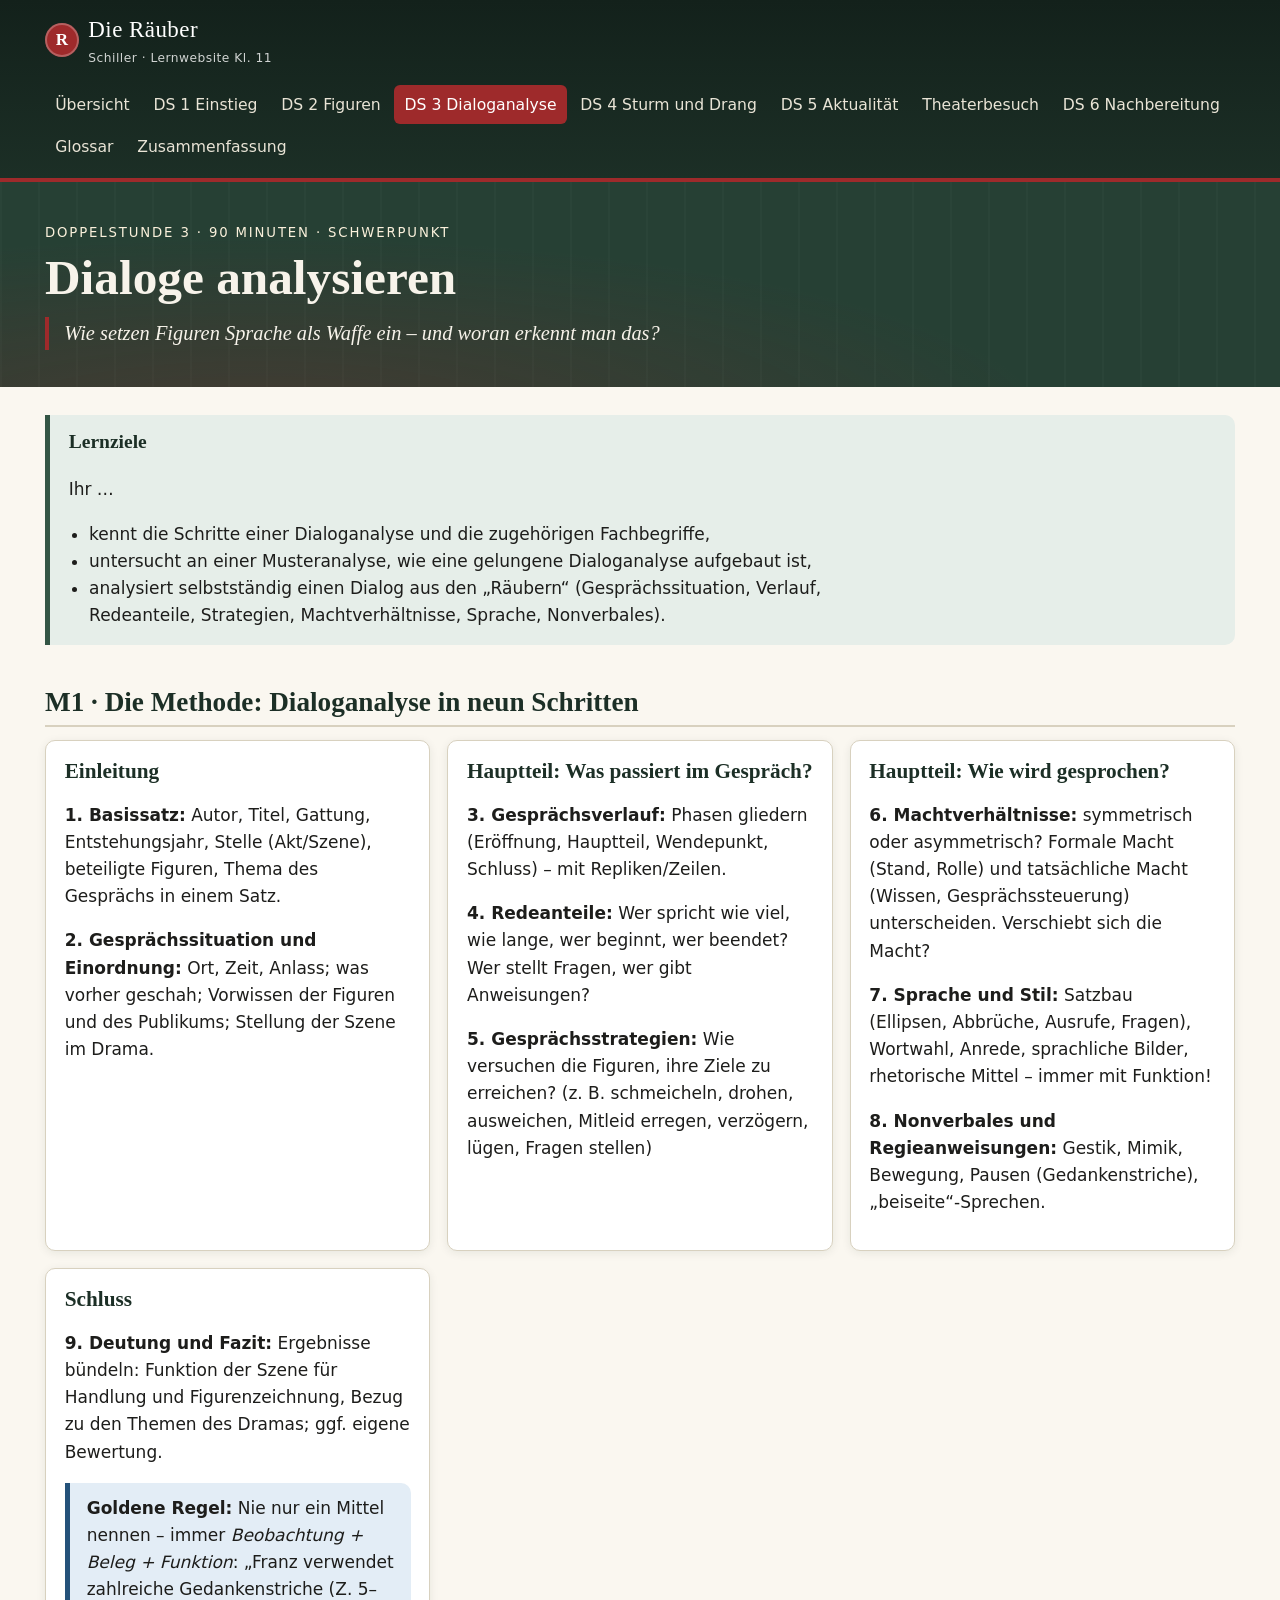
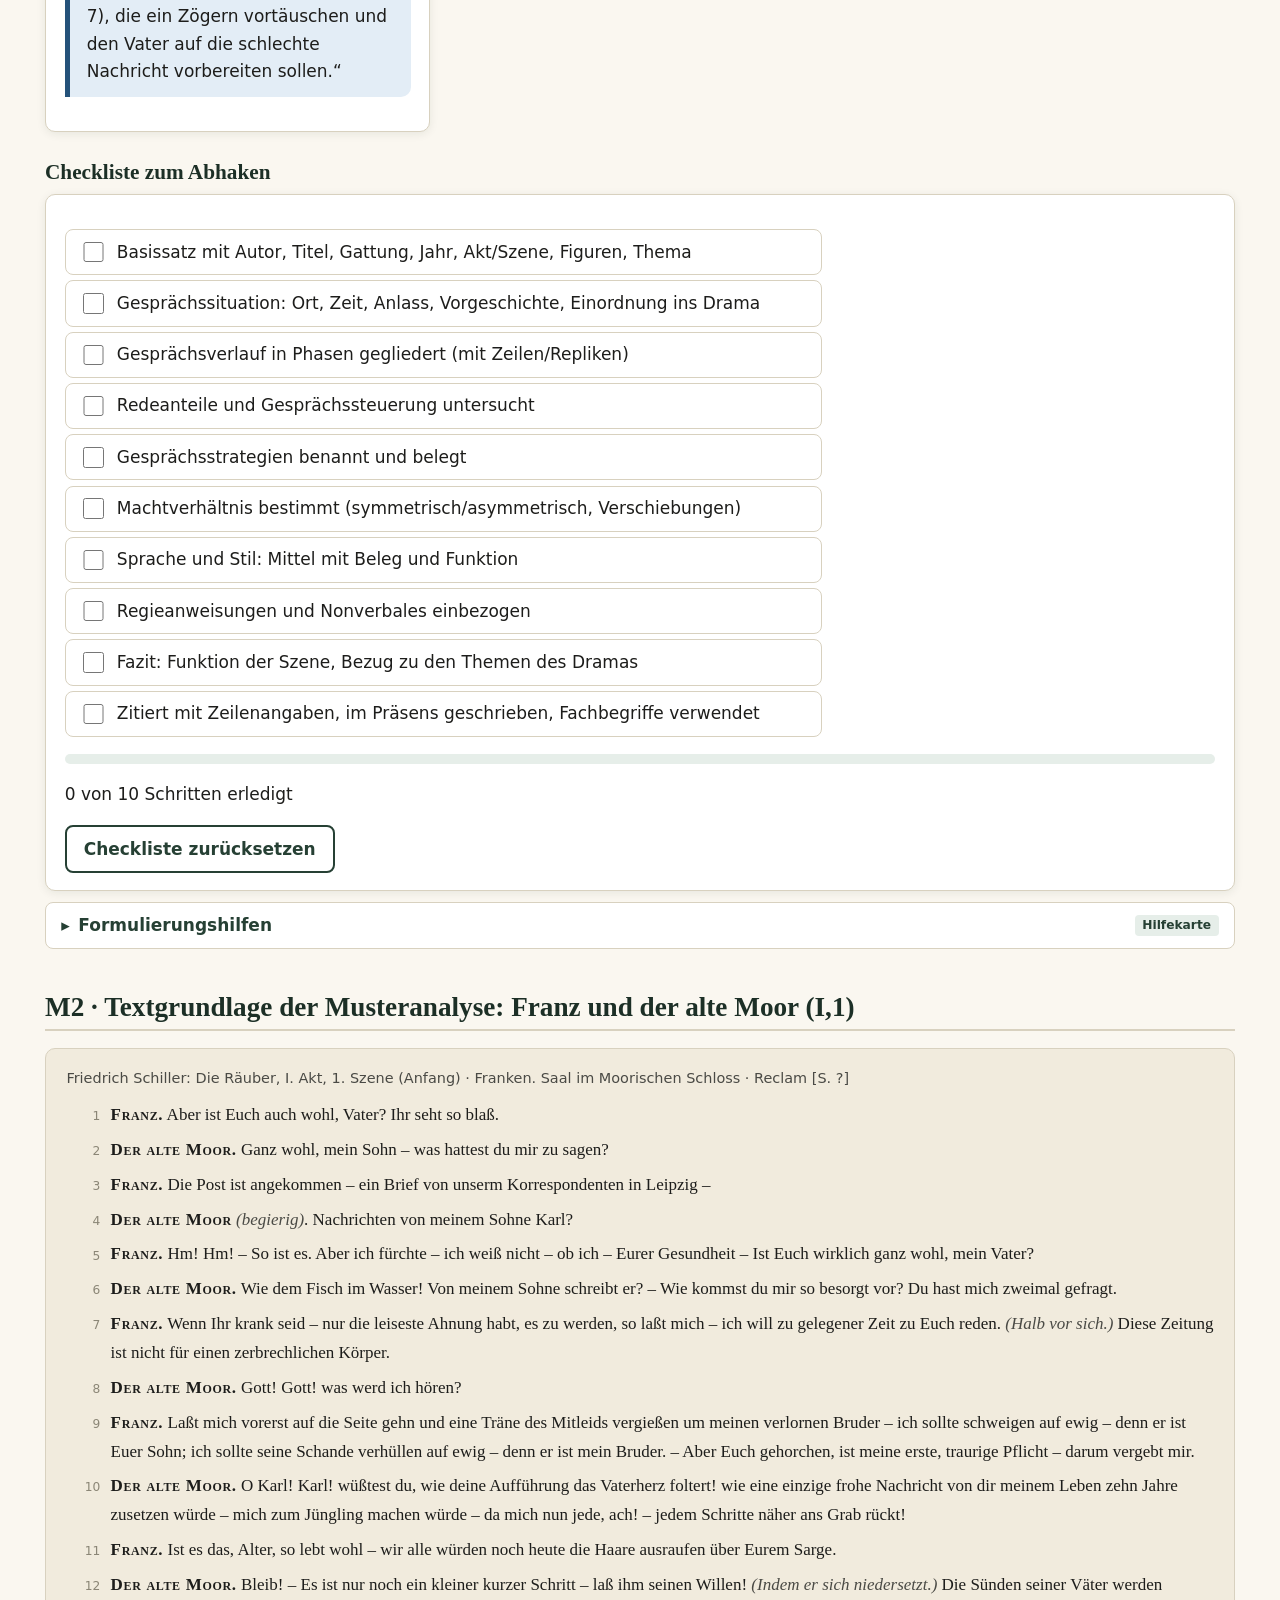
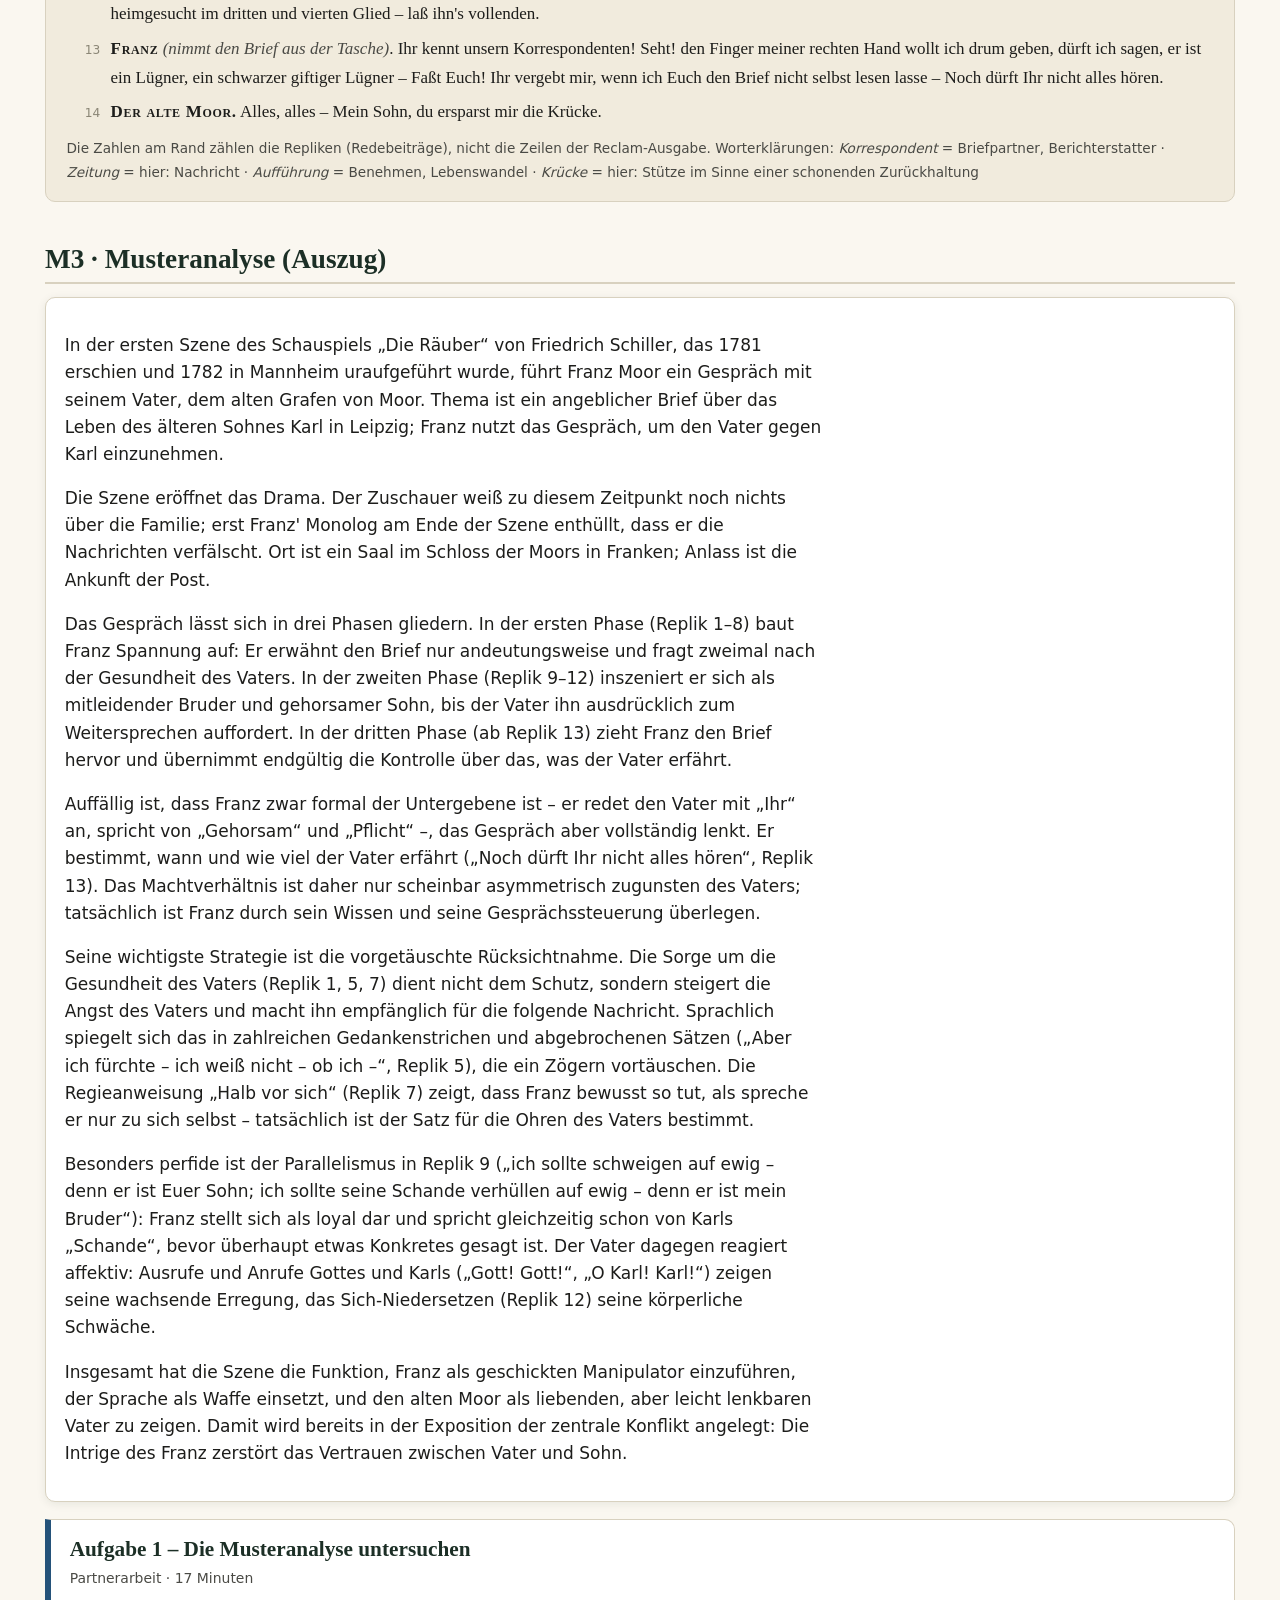
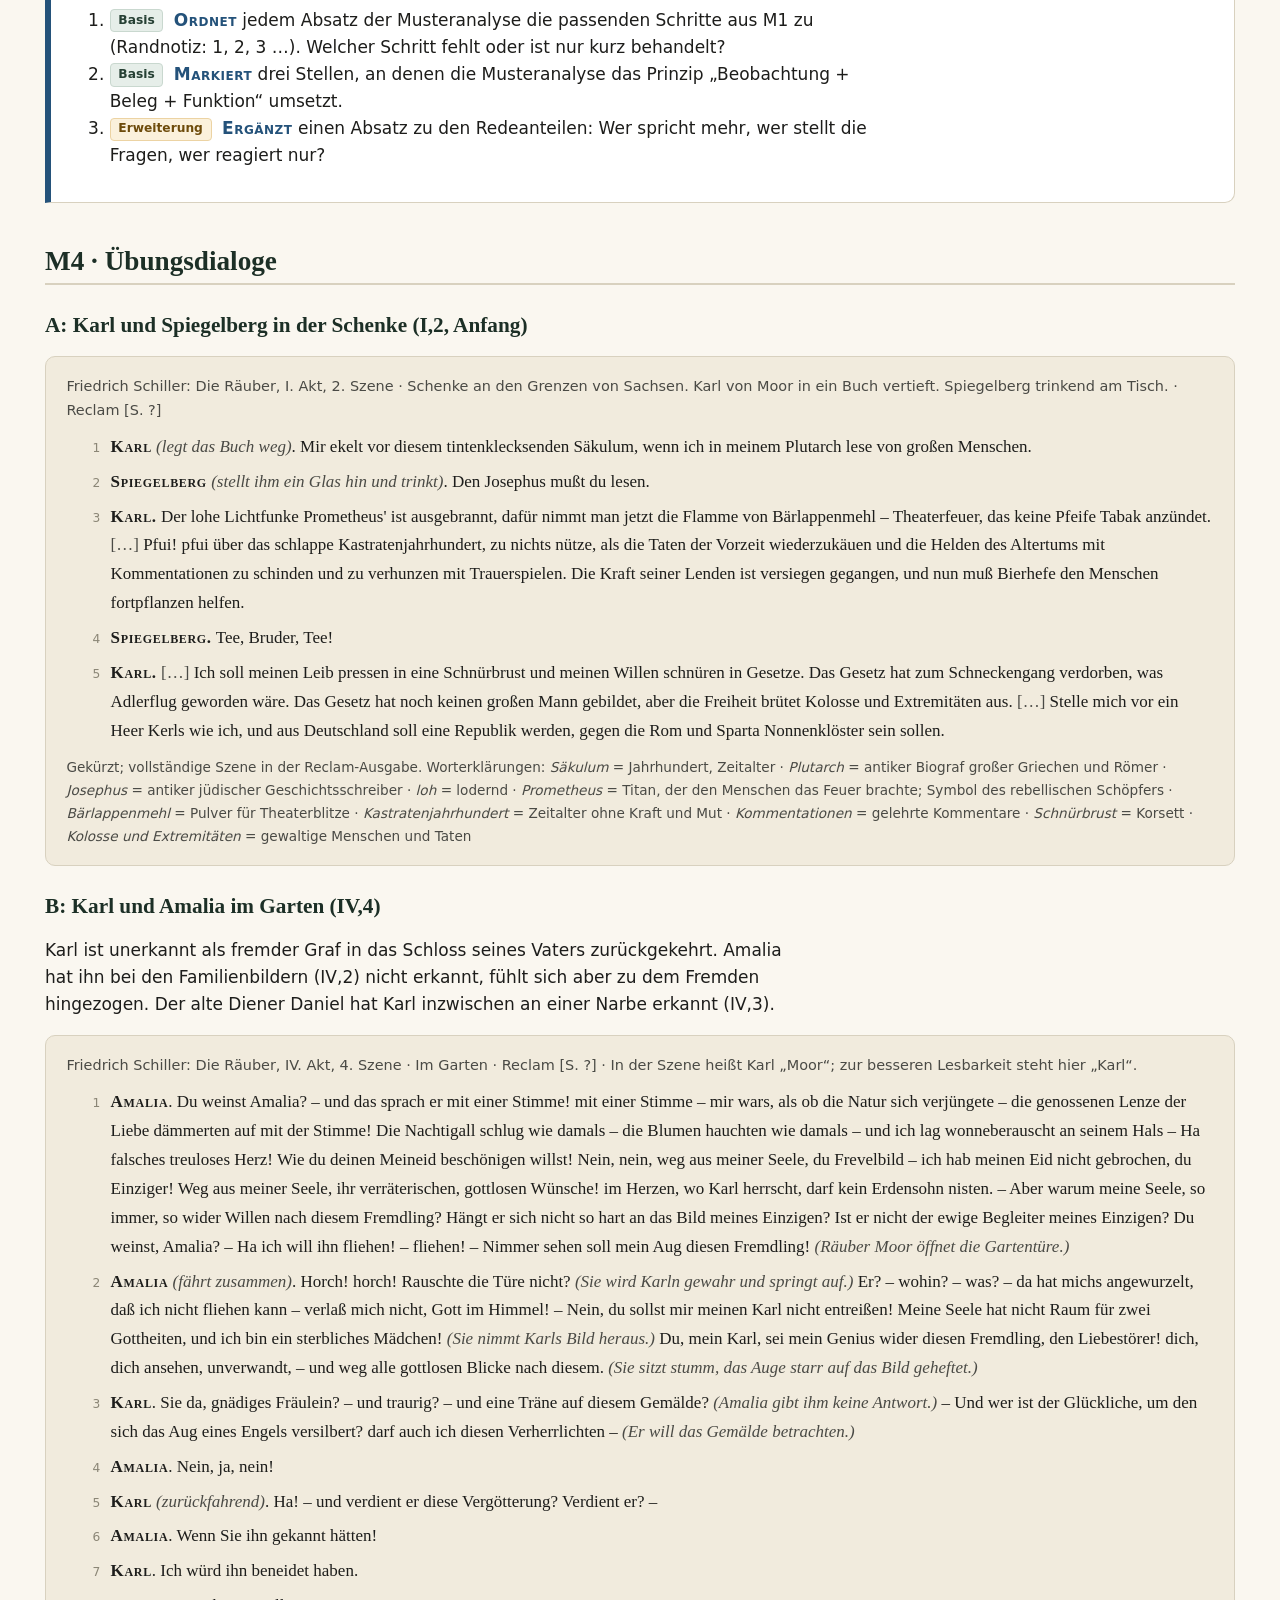
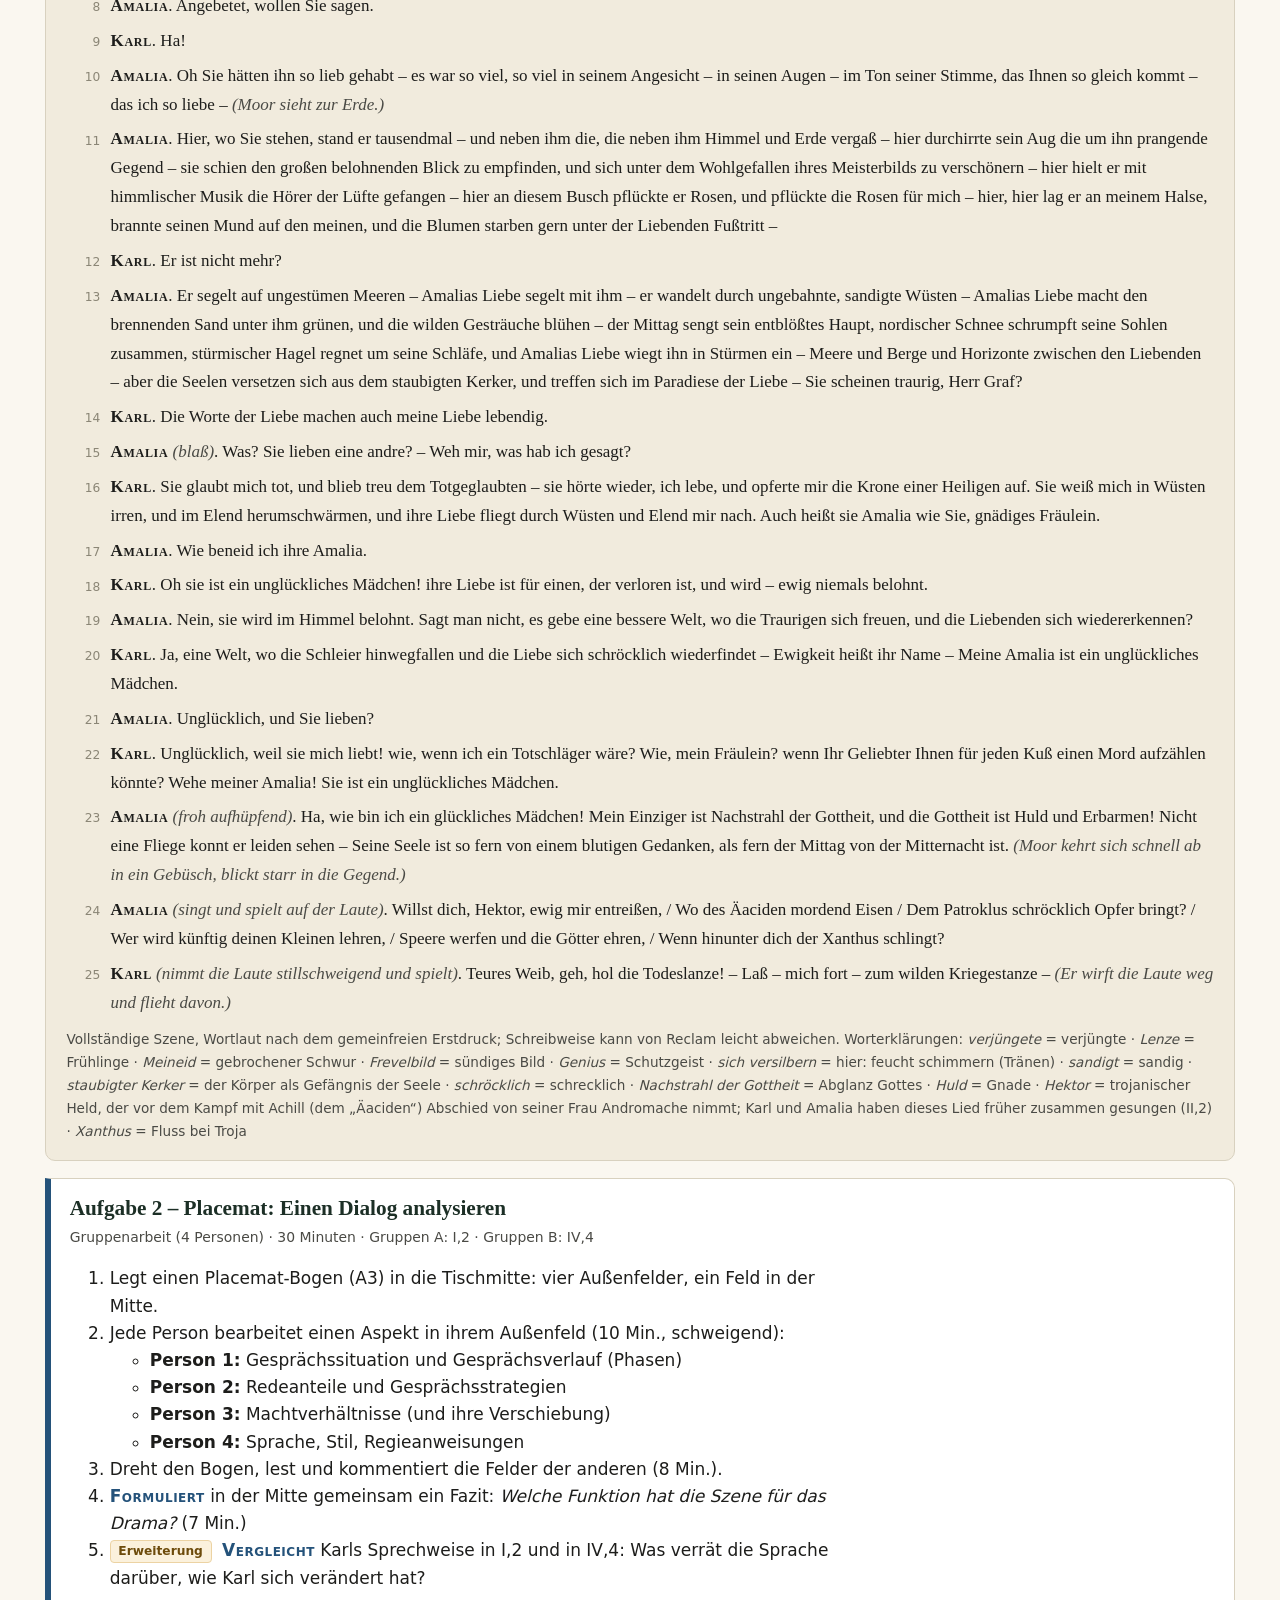
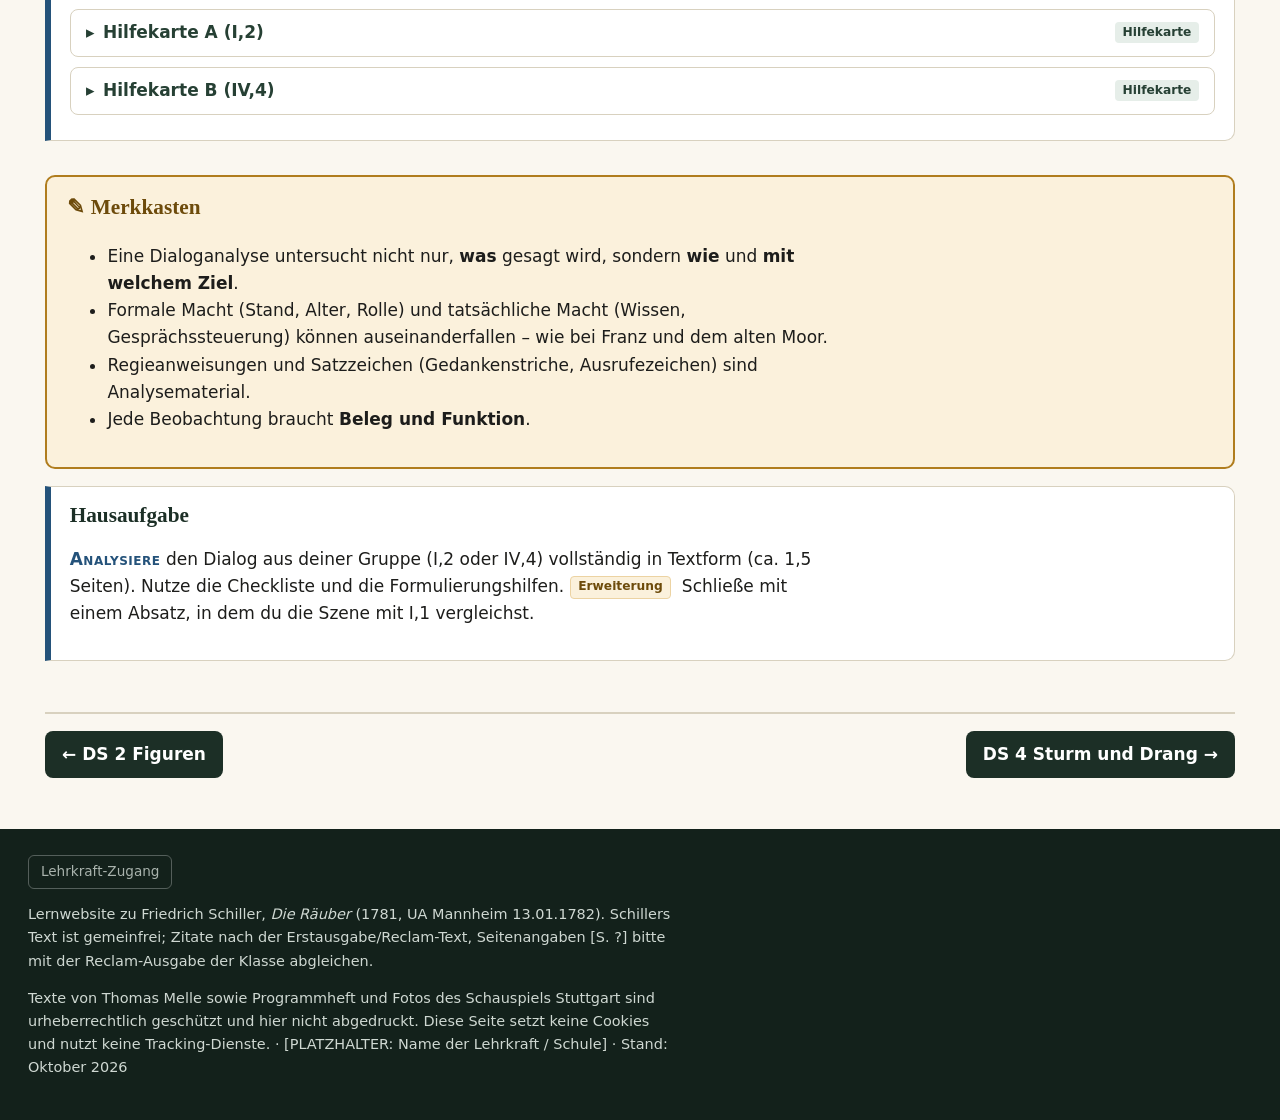
<file: ds3.html>
<!DOCTYPE html>
<html lang="de">
<head>
<meta charset="utf-8">
<meta name="viewport" content="width=device-width, initial-scale=1">
<title>DS 3 – Dialoganalyse · Schiller: Die Räuber</title>
<meta name="description" content="Lernwebsite zu Friedrich Schillers „Die Räuber“ für die 11. Klasse (berufliches Gymnasium, Baden-Württemberg).">
<meta name="robots" content="noindex">
<link rel="icon" href="data:image/svg+xml,%3Csvg xmlns='http://www.w3.org/2000/svg' viewBox='0 0 32 32'%3E%3Ccircle cx='16' cy='16' r='15' fill='%239e2a2b'/%3E%3Ctext x='16' y='22' text-anchor='middle' font-family='Georgia' font-size='17' fill='%23fff'%3ER%3C/text%3E%3C/svg%3E">
<link rel="stylesheet" href="style.css">
</head>
<body>
<a class="skip-link" href="#inhalt">Zum Inhalt springen</a>
<header class="site-header">
  <div class="inner">
    <a class="brand" href="index.html"><span class="siegel" aria-hidden="true">R</span><span>Die Räuber<small>Schiller · Lernwebsite Kl. 11</small></span></a>
    <button class="lk-toggle" type="button" hidden aria-pressed="false" title="Blendet Verlaufspläne, Lösungen und Hinweise für die Lehrkraft ein">Lehrkraft-Ansicht: aus</button>
    <button class="nav-toggle" type="button" aria-expanded="false" aria-controls="hauptnav">Menü ☰</button>
    <nav class="main-nav" id="hauptnav" aria-label="Hauptnavigation">
      <ul>
        <li><a href="index.html">Übersicht</a></li>
        <li><a href="ds1.html">DS 1 Einstieg</a></li>
        <li><a href="ds2.html">DS 2 Figuren</a></li>
        <li><a href="ds3.html" aria-current="page">DS 3 Dialoganalyse</a></li>
        <li><a href="ds4.html">DS 4 Sturm und Drang</a></li>
        <li><a href="ds5.html">DS 5 Aktualität</a></li>
        <li><a href="theaterbesuch.html">Theaterbesuch</a></li>
        <li><a href="ds6.html">DS 6 Nachbereitung</a></li>
        <li><a href="glossar.html">Glossar</a></li>
        <li><a href="zusammenfassung.html">Zusammenfassung</a></li>
      </ul>
    </nav>
  </div>
</header>
<div class="hero">
  <div class="inner">
    <p class="kicker">Doppelstunde 3 · 90 Minuten · Schwerpunkt</p>
    <h1>Dialoge analysieren</h1>
    <p class="leitfrage">Wie setzen Figuren Sprache als Waffe ein – und woran erkennt man das?</p>
  </div>
</div>
<main id="inhalt">
<section class="lernziele" aria-labelledby="lz3">
  <h2 id="lz3">Lernziele</h2>
  <p>Ihr …</p>
  <ul>
    <li>kennt die Schritte einer Dialoganalyse und die zugehörigen Fachbegriffe,</li>
    <li>untersucht an einer Musteranalyse, wie eine gelungene Dialoganalyse aufgebaut ist,</li>
    <li>analysiert selbstständig einen Dialog aus den „Räubern“ (Gesprächssituation, Verlauf, Redeanteile, Strategien, Machtverhältnisse, Sprache, Nonverbales).</li>
  </ul>
</section>

<div class="lk-platz" data-n="0" hidden></div>

<h2 id="m1">M1 · Die Methode: Dialoganalyse in neun Schritten</h2>
<div class="grid grid-2">
  <div class="karte">
    <h3>Einleitung</h3>
    <p><strong>1. Basissatz:</strong> Autor, Titel, Gattung, Entstehungsjahr, Stelle (Akt/Szene), beteiligte Figuren, Thema des Gesprächs in einem Satz.</p>
    <p><strong>2. Gesprächssituation und Einordnung:</strong> Ort, Zeit, Anlass; was vorher geschah; Vorwissen der Figuren und des Publikums; Stellung der Szene im Drama.</p>
  </div>
  <div class="karte">
    <h3>Hauptteil: Was passiert im Gespräch?</h3>
    <p><strong>3. Gesprächsverlauf:</strong> Phasen gliedern (Eröffnung, Hauptteil, Wendepunkt, Schluss) – mit Repliken/Zeilen.</p>
    <p><strong>4. Redeanteile:</strong> Wer spricht wie viel, wie lange, wer beginnt, wer beendet? Wer stellt Fragen, wer gibt Anweisungen?</p>
    <p><strong>5. Gesprächsstrategien:</strong> Wie versuchen die Figuren, ihre Ziele zu erreichen? (z. B. schmeicheln, drohen, ausweichen, Mitleid erregen, verzögern, lügen, Fragen stellen)</p>
  </div>
  <div class="karte">
    <h3>Hauptteil: Wie wird gesprochen?</h3>
    <p><strong>6. Machtverhältnisse:</strong> symmetrisch oder asymmetrisch? Formale Macht (Stand, Rolle) und tatsächliche Macht (Wissen, Gesprächssteuerung) unterscheiden. Verschiebt sich die Macht?</p>
    <p><strong>7. Sprache und Stil:</strong> Satzbau (Ellipsen, Abbrüche, Ausrufe, Fragen), Wortwahl, Anrede, sprachliche Bilder, rhetorische Mittel – immer mit Funktion!</p>
    <p><strong>8. Nonverbales und Regieanweisungen:</strong> Gestik, Mimik, Bewegung, Pausen (Gedankenstriche), „beiseite“-Sprechen.</p>
  </div>
  <div class="karte">
    <h3>Schluss</h3>
    <p><strong>9. Deutung und Fazit:</strong> Ergebnisse bündeln: Funktion der Szene für Handlung und Figurenzeichnung, Bezug zu den Themen des Dramas; ggf. eigene Bewertung.</p>
    <p class="hinweis"><strong>Goldene Regel:</strong> Nie nur ein Mittel nennen – immer <em>Beobachtung + Beleg + Funktion</em>: „Franz verwendet zahlreiche Gedankenstriche (Z. 5–7), die ein Zögern vortäuschen und den Vater auf die schlechte Nachricht vorbereiten sollen.“</p>
  </div>
</div>

<h3 id="check">Checkliste zum Abhaken</h3>
<div class="karte">
  <ul class="checkliste" aria-label="Checkliste Dialoganalyse">
    <li><label><input type="checkbox"><span>Basissatz mit Autor, Titel, Gattung, Jahr, Akt/Szene, Figuren, Thema</span></label></li>
    <li><label><input type="checkbox"><span>Gesprächssituation: Ort, Zeit, Anlass, Vorgeschichte, Einordnung ins Drama</span></label></li>
    <li><label><input type="checkbox"><span>Gesprächsverlauf in Phasen gegliedert (mit Zeilen/Repliken)</span></label></li>
    <li><label><input type="checkbox"><span>Redeanteile und Gesprächssteuerung untersucht</span></label></li>
    <li><label><input type="checkbox"><span>Gesprächsstrategien benannt und belegt</span></label></li>
    <li><label><input type="checkbox"><span>Machtverhältnis bestimmt (symmetrisch/asymmetrisch, Verschiebungen)</span></label></li>
    <li><label><input type="checkbox"><span>Sprache und Stil: Mittel mit Beleg und Funktion</span></label></li>
    <li><label><input type="checkbox"><span>Regieanweisungen und Nonverbales einbezogen</span></label></li>
    <li><label><input type="checkbox"><span>Fazit: Funktion der Szene, Bezug zu den Themen des Dramas</span></label></li>
    <li><label><input type="checkbox"><span>Zitiert mit Zeilenangaben, im Präsens geschrieben, Fachbegriffe verwendet</span></label></li>
  </ul>
  <div class="fortschritt" aria-hidden="true"><div></div></div>
  <p class="fortschritt-text" aria-live="polite"></p>
  <button type="button" class="btn sekundaer no-print" data-reset>Checkliste zurücksetzen</button>
</div>

<details class="hilfe">
  <summary>Formulierungshilfen</summary>
  <div class="inhalt">
    <div class="grid grid-2">
      <div>
        <h4>Gesprächsverlauf und Redeanteile</h4>
        <ul>
          <li>„Das Gespräch lässt sich in … Phasen gliedern: …“</li>
          <li>„Den Auftakt bildet …“ · „Ein Wendepunkt ist erreicht, als …“</li>
          <li>„Auffällig ist der hohe Redeanteil von …, während … nur kurz reagiert.“</li>
          <li>„X lenkt das Gespräch, indem er/sie …“</li>
        </ul>
      </div>
      <div>
        <h4>Strategien und Macht</h4>
        <ul>
          <li>„X verfolgt die Strategie, … zu …“ · „Mit der Frage … zwingt X …“</li>
          <li>„Formal ist … überlegen, tatsächlich aber …“</li>
          <li>„Die Machtverhältnisse kehren sich um, als …“</li>
          <li>„Durch scheinbare Rücksichtnahme verschleiert X …“</li>
        </ul>
      </div>
      <div>
        <h4>Sprache</h4>
        <ul>
          <li>„Die zahlreichen Ellipsen/Gedankenstriche verdeutlichen …“</li>
          <li>„Die Anrede … zeigt …“ · „Der Ausruf … unterstreicht …“</li>
          <li>„Mit dem Bild … vergleicht X …, wodurch …“</li>
        </ul>
      </div>
      <div>
        <h4>Regieanweisungen und Fazit</h4>
        <ul>
          <li>„Die Regieanweisung ‚…‘ (Z. …) macht deutlich, dass …“</li>
          <li>„Zusammenfassend lässt sich festhalten, dass …“</li>
          <li>„Die Szene hat die Funktion, …“</li>
        </ul>
      </div>
    </div>
  </div>
</details>

<h2 id="m2">M2 · Textgrundlage der Musteranalyse: Franz und der alte Moor (I,1)</h2>
<div class="textauszug">
  <header>Friedrich Schiller: Die Räuber, I. Akt, 1. Szene (Anfang) · Franken. Saal im Moorischen Schloss · Reclam [S. ?]</header>
  <p class="z"><span class="sp">Franz.</span> Aber ist Euch auch wohl, Vater? Ihr seht so blaß.</p>
  <p class="z"><span class="sp">Der alte Moor.</span> Ganz wohl, mein Sohn – was hattest du mir zu sagen?</p>
  <p class="z"><span class="sp">Franz.</span> Die Post ist angekommen – ein Brief von unserm Korrespondenten in Leipzig –</p>
  <p class="z"><span class="sp">Der alte Moor</span> <span class="ra">(begierig)</span>. Nachrichten von meinem Sohne Karl?</p>
  <p class="z"><span class="sp">Franz.</span> Hm! Hm! – So ist es. Aber ich fürchte – ich weiß nicht – ob ich – Eurer Gesundheit – Ist Euch wirklich ganz wohl, mein Vater?</p>
  <p class="z"><span class="sp">Der alte Moor.</span> Wie dem Fisch im Wasser! Von meinem Sohne schreibt er? – Wie kommst du mir so besorgt vor? Du hast mich zweimal gefragt.</p>
  <p class="z"><span class="sp">Franz.</span> Wenn Ihr krank seid – nur die leiseste Ahnung habt, es zu werden, so laßt mich – ich will zu gelegener Zeit zu Euch reden. <span class="ra">(Halb vor sich.)</span> Diese Zeitung ist nicht für einen zerbrechlichen Körper.</p>
  <p class="z"><span class="sp">Der alte Moor.</span> Gott! Gott! was werd ich hören?</p>
  <p class="z"><span class="sp">Franz.</span> Laßt mich vorerst auf die Seite gehn und eine Träne des Mitleids vergießen um meinen verlornen Bruder – ich sollte schweigen auf ewig – denn er ist Euer Sohn; ich sollte seine Schande verhüllen auf ewig – denn er ist mein Bruder. – Aber Euch gehorchen, ist meine erste, traurige Pflicht – darum vergebt mir.</p>
  <p class="z"><span class="sp">Der alte Moor.</span> O Karl! Karl! wüßtest du, wie deine Aufführung das Vaterherz foltert! wie eine einzige frohe Nachricht von dir meinem Leben zehn Jahre zusetzen würde – mich zum Jüngling machen würde – da mich nun jede, ach! – jedem Schritte näher ans Grab rückt!</p>
  <p class="z"><span class="sp">Franz.</span> Ist es das, Alter, so lebt wohl – wir alle würden noch heute die Haare ausraufen über Eurem Sarge.</p>
  <p class="z"><span class="sp">Der alte Moor.</span> Bleib! – Es ist nur noch ein kleiner kurzer Schritt – laß ihm seinen Willen! <span class="ra">(Indem er sich niedersetzt.)</span> Die Sünden seiner Väter werden heimgesucht im dritten und vierten Glied – laß ihn's vollenden.</p>
  <p class="z"><span class="sp">Franz</span> <span class="ra">(nimmt den Brief aus der Tasche)</span>. Ihr kennt unsern Korrespondenten! Seht! den Finger meiner rechten Hand wollt ich drum geben, dürft ich sagen, er ist ein Lügner, ein schwarzer giftiger Lügner – Faßt Euch! Ihr vergebt mir, wenn ich Euch den Brief nicht selbst lesen lasse – Noch dürft Ihr nicht alles hören.</p>
  <p class="z"><span class="sp">Der alte Moor.</span> Alles, alles – Mein Sohn, du ersparst mir die Krücke.</p>
  <footer>Die Zahlen am Rand zählen die Repliken (Redebeiträge), nicht die Zeilen der Reclam-Ausgabe. Worterklärungen: <i>Korrespondent</i> = Briefpartner, Berichterstatter · <i>Zeitung</i> = hier: Nachricht · <i>Aufführung</i> = Benehmen, Lebenswandel · <i>Krücke</i> = hier: Stütze im Sinne einer schonenden Zurückhaltung</footer>
</div>
<div class="lk-platz" data-n="1" hidden></div>

<h2 id="m3">M3 · Musteranalyse (Auszug)</h2>
<div class="karte">
  <p>In der ersten Szene des Schauspiels „Die Räuber“ von Friedrich Schiller, das 1781 erschien und 1782 in Mannheim uraufgeführt wurde, führt Franz Moor ein Gespräch mit seinem Vater, dem alten Grafen von Moor. Thema ist ein angeblicher Brief über das Leben des älteren Sohnes Karl in Leipzig; Franz nutzt das Gespräch, um den Vater gegen Karl einzunehmen.</p>
  <p>Die Szene eröffnet das Drama. Der Zuschauer weiß zu diesem Zeitpunkt noch nichts über die Familie; erst Franz' Monolog am Ende der Szene enthüllt, dass er die Nachrichten verfälscht. Ort ist ein Saal im Schloss der Moors in Franken; Anlass ist die Ankunft der Post.</p>
  <p>Das Gespräch lässt sich in drei Phasen gliedern. In der ersten Phase (Replik 1–8) baut Franz Spannung auf: Er erwähnt den Brief nur andeutungsweise und fragt zweimal nach der Gesundheit des Vaters. In der zweiten Phase (Replik 9–12) inszeniert er sich als mitleidender Bruder und gehorsamer Sohn, bis der Vater ihn ausdrücklich zum Weitersprechen auffordert. In der dritten Phase (ab Replik 13) zieht Franz den Brief hervor und übernimmt endgültig die Kontrolle über das, was der Vater erfährt.</p>
  <p>Auffällig ist, dass Franz zwar formal der Untergebene ist – er redet den Vater mit „Ihr“ an, spricht von „Gehorsam“ und „Pflicht“ –, das Gespräch aber vollständig lenkt. Er bestimmt, wann und wie viel der Vater erfährt („Noch dürft Ihr nicht alles hören“, Replik 13). Das Machtverhältnis ist daher nur scheinbar asymmetrisch zugunsten des Vaters; tatsächlich ist Franz durch sein Wissen und seine Gesprächssteuerung überlegen.</p>
  <p>Seine wichtigste Strategie ist die vorgetäuschte Rücksichtnahme. Die Sorge um die Gesundheit des Vaters (Replik 1, 5, 7) dient nicht dem Schutz, sondern steigert die Angst des Vaters und macht ihn empfänglich für die folgende Nachricht. Sprachlich spiegelt sich das in zahlreichen Gedankenstrichen und abgebrochenen Sätzen („Aber ich fürchte – ich weiß nicht – ob ich –“, Replik 5), die ein Zögern vortäuschen. Die Regieanweisung „Halb vor sich“ (Replik 7) zeigt, dass Franz bewusst so tut, als spreche er nur zu sich selbst – tatsächlich ist der Satz für die Ohren des Vaters bestimmt.</p>
  <p>Besonders perfide ist der Parallelismus in Replik 9 („ich sollte schweigen auf ewig – denn er ist Euer Sohn; ich sollte seine Schande verhüllen auf ewig – denn er ist mein Bruder“): Franz stellt sich als loyal dar und spricht gleichzeitig schon von Karls „Schande“, bevor überhaupt etwas Konkretes gesagt ist. Der Vater dagegen reagiert affektiv: Ausrufe und Anrufe Gottes und Karls („Gott! Gott!“, „O Karl! Karl!“) zeigen seine wachsende Erregung, das Sich-Niedersetzen (Replik 12) seine körperliche Schwäche.</p>
  <p>Insgesamt hat die Szene die Funktion, Franz als geschickten Manipulator einzuführen, der Sprache als Waffe einsetzt, und den alten Moor als liebenden, aber leicht lenkbaren Vater zu zeigen. Damit wird bereits in der Exposition der zentrale Konflikt angelegt: Die Intrige des Franz zerstört das Vertrauen zwischen Vater und Sohn.</p>
</div>

<section class="aufgabe" aria-labelledby="a3-1">
  <h3 id="a3-1">Aufgabe 1 – Die Musteranalyse untersuchen</h3>
  <p class="meta">Partnerarbeit · 17 Minuten</p>
  <ol>
    <li><span class="niveau basis">Basis</span> <span class="op">Ordnet</span> jedem Absatz der Musteranalyse die passenden Schritte aus M1 zu (Randnotiz: 1, 2, 3 …). Welcher Schritt fehlt oder ist nur kurz behandelt?</li>
    <li><span class="niveau basis">Basis</span> <span class="op">Markiert</span> drei Stellen, an denen die Musteranalyse das Prinzip „Beobachtung + Beleg + Funktion“ umsetzt.</li>
    <li><span class="niveau erw">Erweiterung</span> <span class="op">Ergänzt</span> einen Absatz zu den Redeanteilen: Wer spricht mehr, wer stellt die Fragen, wer reagiert nur?</li>
  </ol>
  <div class="lk-platz" data-n="2" hidden></div>
</section>

<h2 id="m4">M4 · Übungsdialoge</h2>

<h3>A: Karl und Spiegelberg in der Schenke (I,2, Anfang)</h3>
<div class="textauszug">
  <header>Friedrich Schiller: Die Räuber, I. Akt, 2. Szene · Schenke an den Grenzen von Sachsen. Karl von Moor in ein Buch vertieft. Spiegelberg trinkend am Tisch. · Reclam [S. ?]</header>
  <p class="z"><span class="sp">Karl</span> <span class="ra">(legt das Buch weg)</span>. Mir ekelt vor diesem tintenklecksenden Säkulum, wenn ich in meinem Plutarch lese von großen Menschen.</p>
  <p class="z"><span class="sp">Spiegelberg</span> <span class="ra">(stellt ihm ein Glas hin und trinkt)</span>. Den Josephus mußt du lesen.</p>
  <p class="z"><span class="sp">Karl.</span> Der lohe Lichtfunke Prometheus' ist ausgebrannt, dafür nimmt man jetzt die Flamme von Bärlappenmehl – Theaterfeuer, das keine Pfeife Tabak anzündet. <span class="auslassung">[…]</span> Pfui! pfui über das schlappe Kastratenjahrhundert, zu nichts nütze, als die Taten der Vorzeit wiederzukäuen und die Helden des Altertums mit Kommentationen zu schinden und zu verhunzen mit Trauerspielen. Die Kraft seiner Lenden ist versiegen gegangen, und nun muß Bierhefe den Menschen fortpflanzen helfen.</p>
  <p class="z"><span class="sp">Spiegelberg.</span> Tee, Bruder, Tee!</p>
  <p class="z"><span class="sp">Karl.</span> <span class="auslassung">[…]</span> Ich soll meinen Leib pressen in eine Schnürbrust und meinen Willen schnüren in Gesetze. Das Gesetz hat zum Schneckengang verdorben, was Adlerflug geworden wäre. Das Gesetz hat noch keinen großen Mann gebildet, aber die Freiheit brütet Kolosse und Extremitäten aus. <span class="auslassung">[…]</span> Stelle mich vor ein Heer Kerls wie ich, und aus Deutschland soll eine Republik werden, gegen die Rom und Sparta Nonnenklöster sein sollen.</p>
  <footer>Gekürzt; vollständige Szene in der Reclam-Ausgabe. Worterklärungen: <i>Säkulum</i> = Jahrhundert, Zeitalter · <i>Plutarch</i> = antiker Biograf großer Griechen und Römer · <i>Josephus</i> = antiker jüdischer Geschichtsschreiber · <i>loh</i> = lodernd · <i>Prometheus</i> = Titan, der den Menschen das Feuer brachte; Symbol des rebellischen Schöpfers · <i>Bärlappenmehl</i> = Pulver für Theaterblitze · <i>Kastratenjahrhundert</i> = Zeitalter ohne Kraft und Mut · <i>Kommentationen</i> = gelehrte Kommentare · <i>Schnürbrust</i> = Korsett · <i>Kolosse und Extremitäten</i> = gewaltige Menschen und Taten</footer>
</div>
<div class="lk-platz" data-n="3" hidden></div>

<h3>B: Karl und Amalia im Garten (IV,4)</h3>
<p>Karl ist unerkannt als fremder Graf in das Schloss seines Vaters zurückgekehrt. Amalia hat ihn bei den Familienbildern (IV,2) nicht erkannt, fühlt sich aber zu dem Fremden hingezogen. Der alte Diener Daniel hat Karl inzwischen an einer Narbe erkannt (IV,3).</p>
<div class="textauszug">
  <header>Friedrich Schiller: Die Räuber, IV. Akt, 4. Szene · Im Garten · Reclam [S. ?] · In der Szene heißt Karl „Moor“; zur besseren Lesbarkeit steht hier „Karl“.</header>
  <p class="z"><span class="sp">Amalia</span>. Du weinst Amalia? – und das sprach er mit einer Stimme! mit einer Stimme – mir wars, als ob die Natur sich verjüngete – die genossenen Lenze der Liebe dämmerten auf mit der Stimme! Die Nachtigall schlug wie damals – die Blumen hauchten wie damals – und ich lag wonneberauscht an seinem Hals – Ha falsches treuloses Herz! Wie du deinen Meineid beschönigen willst! Nein, nein, weg aus meiner Seele, du Frevelbild – ich hab meinen Eid nicht gebrochen, du Einziger! Weg aus meiner Seele, ihr verräterischen, gottlosen Wünsche! im Herzen, wo Karl herrscht, darf kein Erdensohn nisten. – Aber warum meine Seele, so immer, so wider Willen nach diesem Fremdling? Hängt er sich nicht so hart an das Bild meines Einzigen? Ist er nicht der ewige Begleiter meines Einzigen? Du weinst, Amalia? – Ha ich will ihn fliehen! – fliehen! – Nimmer sehen soll mein Aug diesen Fremdling! <span class="ra">(Räuber Moor öffnet die Gartentüre.)</span></p>
  <p class="z"><span class="sp">Amalia</span> <span class="ra">(fährt zusammen)</span>. Horch! horch! Rauschte die Türe nicht? <span class="ra">(Sie wird Karln gewahr und springt auf.)</span> Er? – wohin? – was? – da hat michs angewurzelt, daß ich nicht fliehen kann – verlaß mich nicht, Gott im Himmel! – Nein, du sollst mir meinen Karl nicht entreißen! Meine Seele hat nicht Raum für zwei Gottheiten, und ich bin ein sterbliches Mädchen! <span class="ra">(Sie nimmt Karls Bild heraus.)</span> Du, mein Karl, sei mein Genius wider diesen Fremdling, den Liebestörer! dich, dich ansehen, unverwandt, – und weg alle gottlosen Blicke nach diesem. <span class="ra">(Sie sitzt stumm, das Auge starr auf das Bild geheftet.)</span></p>
  <p class="z"><span class="sp">Karl</span>. Sie da, gnädiges Fräulein? – und traurig? – und eine Träne auf diesem Gemälde? <span class="ra">(Amalia gibt ihm keine Antwort.)</span> – Und wer ist der Glückliche, um den sich das Aug eines Engels versilbert? darf auch ich diesen Verherrlichten – <span class="ra">(Er will das Gemälde betrachten.)</span></p>
  <p class="z"><span class="sp">Amalia</span>. Nein, ja, nein!</p>
  <p class="z"><span class="sp">Karl</span> <span class="ra">(zurückfahrend)</span>. Ha! – und verdient er diese Vergötterung? Verdient er? –</p>
  <p class="z"><span class="sp">Amalia</span>. Wenn Sie ihn gekannt hätten!</p>
  <p class="z"><span class="sp">Karl</span>. Ich würd ihn beneidet haben.</p>
  <p class="z"><span class="sp">Amalia</span>. Angebetet, wollen Sie sagen.</p>
  <p class="z"><span class="sp">Karl</span>. Ha!</p>
  <p class="z"><span class="sp">Amalia</span>. Oh Sie hätten ihn so lieb gehabt – es war so viel, so viel in seinem Angesicht – in seinen Augen – im Ton seiner Stimme, das Ihnen so gleich kommt – das ich so liebe – <span class="ra">(Moor sieht zur Erde.)</span></p>
  <p class="z"><span class="sp">Amalia</span>. Hier, wo Sie stehen, stand er tausendmal – und neben ihm die, die neben ihm Himmel und Erde vergaß – hier durchirrte sein Aug die um ihn prangende Gegend – sie schien den großen belohnenden Blick zu empfinden, und sich unter dem Wohlgefallen ihres Meisterbilds zu verschönern – hier hielt er mit himmlischer Musik die Hörer der Lüfte gefangen – hier an diesem Busch pflückte er Rosen, und pflückte die Rosen für mich – hier, hier lag er an meinem Halse, brannte seinen Mund auf den meinen, und die Blumen starben gern unter der Liebenden Fußtritt –</p>
  <p class="z"><span class="sp">Karl</span>. Er ist nicht mehr?</p>
  <p class="z"><span class="sp">Amalia</span>. Er segelt auf ungestümen Meeren – Amalias Liebe segelt mit ihm – er wandelt durch ungebahnte, sandigte Wüsten – Amalias Liebe macht den brennenden Sand unter ihm grünen, und die wilden Gesträuche blühen – der Mittag sengt sein entblößtes Haupt, nordischer Schnee schrumpft seine Sohlen zusammen, stürmischer Hagel regnet um seine Schläfe, und Amalias Liebe wiegt ihn in Stürmen ein – Meere und Berge und Horizonte zwischen den Liebenden – aber die Seelen versetzen sich aus dem staubigten Kerker, und treffen sich im Paradiese der Liebe – Sie scheinen traurig, Herr Graf?</p>
  <p class="z"><span class="sp">Karl</span>. Die Worte der Liebe machen auch meine Liebe lebendig.</p>
  <p class="z"><span class="sp">Amalia</span> <span class="ra">(blaß)</span>. Was? Sie lieben eine andre? – Weh mir, was hab ich gesagt?</p>
  <p class="z"><span class="sp">Karl</span>. Sie glaubt mich tot, und blieb treu dem Totgeglaubten – sie hörte wieder, ich lebe, und opferte mir die Krone einer Heiligen auf. Sie weiß mich in Wüsten irren, und im Elend herumschwärmen, und ihre Liebe fliegt durch Wüsten und Elend mir nach. Auch heißt sie Amalia wie Sie, gnädiges Fräulein.</p>
  <p class="z"><span class="sp">Amalia</span>. Wie beneid ich ihre Amalia.</p>
  <p class="z"><span class="sp">Karl</span>. Oh sie ist ein unglückliches Mädchen! ihre Liebe ist für einen, der verloren ist, und wird – ewig niemals belohnt.</p>
  <p class="z"><span class="sp">Amalia</span>. Nein, sie wird im Himmel belohnt. Sagt man nicht, es gebe eine bessere Welt, wo die Traurigen sich freuen, und die Liebenden sich wiedererkennen?</p>
  <p class="z"><span class="sp">Karl</span>. Ja, eine Welt, wo die Schleier hinwegfallen und die Liebe sich schröcklich wiederfindet – Ewigkeit heißt ihr Name – Meine Amalia ist ein unglückliches Mädchen.</p>
  <p class="z"><span class="sp">Amalia</span>. Unglücklich, und Sie lieben?</p>
  <p class="z"><span class="sp">Karl</span>. Unglücklich, weil sie mich liebt! wie, wenn ich ein Totschläger wäre? Wie, mein Fräulein? wenn Ihr Geliebter Ihnen für jeden Kuß einen Mord aufzählen könnte? Wehe meiner Amalia! Sie ist ein unglückliches Mädchen.</p>
  <p class="z"><span class="sp">Amalia</span> <span class="ra">(froh aufhüpfend)</span>. Ha, wie bin ich ein glückliches Mädchen! Mein Einziger ist Nachstrahl der Gottheit, und die Gottheit ist Huld und Erbarmen! Nicht eine Fliege konnt er leiden sehen – Seine Seele ist so fern von einem blutigen Gedanken, als fern der Mittag von der Mitternacht ist. <span class="ra">(Moor kehrt sich schnell ab in ein Gebüsch, blickt starr in die Gegend.)</span></p>
  <p class="z"><span class="sp">Amalia</span> <span class="ra">(singt und spielt auf der Laute)</span>. Willst dich, Hektor, ewig mir entreißen, / Wo des Äaciden mordend Eisen / Dem Patroklus schröcklich Opfer bringt? / Wer wird künftig deinen Kleinen lehren, / Speere werfen und die Götter ehren, / Wenn hinunter dich der Xanthus schlingt?</p>
  <p class="z"><span class="sp">Karl</span> <span class="ra">(nimmt die Laute stillschweigend und spielt)</span>. Teures Weib, geh, hol die Todeslanze! – Laß – mich fort – zum wilden Kriegestanze – <span class="ra">(Er wirft die Laute weg und flieht davon.)</span></p>
  <footer>Vollständige Szene, Wortlaut nach dem gemeinfreien Erstdruck; Schreibweise kann von Reclam leicht abweichen. Worterklärungen: <i>verjüngete</i> = verjüngte · <i>Lenze</i> = Frühlinge · <i>Meineid</i> = gebrochener Schwur · <i>Frevelbild</i> = sündiges Bild · <i>Genius</i> = Schutzgeist · <i>sich versilbern</i> = hier: feucht schimmern (Tränen) · <i>sandigt</i> = sandig · <i>staubigter Kerker</i> = der Körper als Gefängnis der Seele · <i>schröcklich</i> = schrecklich · <i>Nachstrahl der Gottheit</i> = Abglanz Gottes · <i>Huld</i> = Gnade · <i>Hektor</i> = trojanischer Held, der vor dem Kampf mit Achill (dem „Äaciden“) Abschied von seiner Frau Andromache nimmt; Karl und Amalia haben dieses Lied früher zusammen gesungen (II,2) · <i>Xanthus</i> = Fluss bei Troja</footer>
</div>

<section class="aufgabe" aria-labelledby="a3-2">
  <h3 id="a3-2">Aufgabe 2 – Placemat: Einen Dialog analysieren</h3>
  <p class="meta">Gruppenarbeit (4 Personen) · 30 Minuten · Gruppen A: I,2 · Gruppen B: IV,4</p>
  <ol>
    <li>Legt einen Placemat-Bogen (A3) in die Tischmitte: vier Außenfelder, ein Feld in der Mitte.</li>
    <li>Jede Person bearbeitet einen Aspekt in ihrem Außenfeld (10 Min., schweigend):
      <ul>
        <li><strong>Person 1:</strong> Gesprächssituation und Gesprächsverlauf (Phasen)</li>
        <li><strong>Person 2:</strong> Redeanteile und Gesprächsstrategien</li>
        <li><strong>Person 3:</strong> Machtverhältnisse (und ihre Verschiebung)</li>
        <li><strong>Person 4:</strong> Sprache, Stil, Regieanweisungen</li>
      </ul>
    </li>
    <li>Dreht den Bogen, lest und kommentiert die Felder der anderen (8 Min.).</li>
    <li><span class="op">Formuliert</span> in der Mitte gemeinsam ein Fazit: <em>Welche Funktion hat die Szene für das Drama?</em> (7 Min.)</li>
    <li><span class="niveau erw">Erweiterung</span> <span class="op">Vergleicht</span> Karls Sprechweise in I,2 und in IV,4: Was verrät die Sprache darüber, wie Karl sich verändert hat?</li>
  </ol>
  <details class="hilfe">
    <summary>Hilfekarte A (I,2)</summary>
    <div class="inhalt">
      <p>Achte auf das Verhältnis der Redeanteile: Wer hält „Reden“, wer gibt kurze Kommentare? Welche Bilder verwendet Karl (Feuer, Kraft, Körper, Gefangenschaft)? Welche Gegensätze baut er auf (Gesetz ↔ Freiheit, Schneckengang ↔ Adlerflug)? Wie reagiert Spiegelberg – nimmt er Karl ernst?</p>
    </div>
  </details>
  <details class="hilfe">
    <summary>Hilfekarte B (IV,4)</summary>
    <div class="inhalt">
      <p>Wer weiß in dieser Szene was – Amalia, Karl, das Publikum? Gliedere die Szene: Amalias Monolog – Karl spricht sie an – Amalia erinnert sich an Karl – Karl spricht von „seiner“ Amalia – Karls Andeutung „wie, wenn ich ein Totschläger wäre?“ – das Lied. Achte darauf, wie lang Amalias und Karls Repliken sind und wie sich Karls Antworten verändern. Was verraten die Regieanweisungen über Karl, was er nicht ausspricht?</p>
    </div>
  </details>
  <div class="lk-platz" data-n="4" hidden></div>
</section>

<section class="merkkasten" aria-labelledby="mk3">
  <h2 id="mk3">Merkkasten</h2>
  <ul>
    <li>Eine Dialoganalyse untersucht nicht nur, <strong>was</strong> gesagt wird, sondern <strong>wie</strong> und <strong>mit welchem Ziel</strong>.</li>
    <li>Formale Macht (Stand, Alter, Rolle) und tatsächliche Macht (Wissen, Gesprächssteuerung) können auseinanderfallen – wie bei Franz und dem alten Moor.</li>
    <li>Regieanweisungen und Satzzeichen (Gedankenstriche, Ausrufezeichen) sind Analysematerial.</li>
    <li>Jede Beobachtung braucht <strong>Beleg und Funktion</strong>.</li>
  </ul>
</section>

<section class="aufgabe" aria-labelledby="ha3">
  <h3 id="ha3">Hausaufgabe</h3>
  <p><span class="op">Analysiere</span> den Dialog aus deiner Gruppe (I,2 oder IV,4) vollständig in Textform (ca. 1,5 Seiten). Nutze die Checkliste und die Formulierungshilfen. <span class="niveau erw">Erweiterung</span> Schließe mit einem Absatz, in dem du die Szene mit I,1 vergleichst.</p>
</section>

<nav class="pager" aria-label="Blättern">
  <a href="ds2.html" rel="prev">← DS 2 Figuren</a>
  <a href="ds4.html" rel="next">DS 4 Sturm und Drang →</a>
</nav>
</main>
<footer class="site-footer">
  <div class="inner">
    <p class="lk-zugang no-print"><button type="button" class="lk-login">Lehrkraft-Zugang</button></p>
    <p>Lernwebsite zu Friedrich Schiller, <i>Die Räuber</i> (1781, UA Mannheim 13.01.1782). Schillers Text ist gemeinfrei; Zitate nach der Erstausgabe/Reclam-Text, Seitenangaben [S. ?] bitte mit der Reclam-Ausgabe der Klasse abgleichen.</p>
    <p>Texte von Thomas Melle sowie Programmheft und Fotos des Schauspiels Stuttgart sind urheberrechtlich geschützt und hier nicht abgedruckt. Diese Seite setzt keine Cookies und nutzt keine Tracking-Dienste. · [PLATZHALTER: Name der Lehrkraft / Schule] · Stand: Oktober 2026</p>
  </div>
</footer>
<script type="application/json" id="lk-daten">{"v": 1, "iv": "cW84ZbSL6dLfl+PN", "ct": "7J6taWtFgVOKksKnKcb3fZCTd1USYh3U5CKHUzmvTG9vl8x6AtBeg1Eb8lNFRUVlx0bfJZrytjiBJW5A4+eQ7J1v7YmHnC0GnUCAz0oCgGv/JqgtvGCOZJxYTG8PwGZDfp6WIThmPspTv1t3FXR1bINiCdOHFkb8Vyy56fa4Z8jlb0xEcjWErRhWQ2LuxgHep0msQ4G5Sgsdx7iNUi9GUshYMpZYc6vnxQuoafAYyvf57up1ySWOhipa/cqhYUr4a3COp5lDCwRMUXlN2fB+bzzKmtwcnCD4PRbj06fGyE+qmlSmdbX1z8DLZIb1/Vy9uhMyjQAPxdQprTQDaxf4xIUgvBrWCixTlfAc/iWXRs0JWUsOSbXbStms12aYimf0LX7+UEnxCRk1gxjokW/dAhuPvjD8Noy1sfLDlVZVf/ZIUX3cFbyakNaTTuXIL5WXBiXWNh3/jJfsXA+/+s75cYuxsq0uLVXhfpVXeSes2ESBmhBa77eoCm6s6c+CD1/9vyNXlciwa+ZsA+yPFJjO9EUHTLRabrXiEM9BIrkZawSOGZJbERDYcHPR4S/L8WicP2YKyo9vdSnVwO1k4D//XVITsRWqpV8Kv5kME+5JzDfZokeNp/NvIcbRJDrbWDy2VeuOkEk0isKCjboBUc29huWGYFebv/Ru0bG/WJqLA7KGRSWLlLZb2TqZg+HHvp+CzzALVe7pzpFn0k2CQHCOeS+9lfnGSgqSedOMOf3DPdnbFF833JbhlLQUWFSzSMVUkOQvzS8Q5DSA+Hcsh1VuyUZGO7Y8E9hZ8gkuBiF2Rv5zbeQUbqxfaCnGJ5X5l2LJrnvC10i/+kZ1puUmXLfW3z0MPqVD1mEUPHNJV3uMKESWUi3J9HivBVM1GS1DbXqcn45OEAImVkRkXzQkZW3kjkjjakkET/pY6No/YxU7rQw/hsbTfFx0Ok/oYCXvTr4QykpGwCxLnQv+zSXnDTBzCQh25pOBhB5P6exyEZVgVID/ZvUnQzcavfObx4CYOGpQvNMouBtW87YAciB2ihDVJfSjtdpJabd+udmrn19VvMBpjW09uW03XrPmR/ghrQw5/A51tM1fGSbVVDZyYip21iMx7Mn+eVW7wOdxzHwQahtuUZYxDJYrdy8lBZ6p/XYOrKtwm7VlJAt+Mpo+wgn5KY37a3B6yTuGoASPxt7tjGdU6DXhUe1XUx0X5JYLDXdcCUai0e1hHlFGyAamE0CfwWHxre2xc8qqrMRAT042q+WQxBLvJTyhyCisAB0qN+tXYm4GRwPNq/xhqE3K99obzevl9AuazMlA6mvbYNMW8znLBbQ9uK6WyYXtHvw6kBB5ZVNjtE1Tri/V/jXJfkAp3ymNhu4PGslqDVzNTzYpUiPbTNtlkjGLMoZTUB6O4OHW5qUH2QvnnBSt+1WrJU2wn549SolVHha2n1UPEswGvT+kAZ1SYmsa9C/ULww2MvpXUpNi3B3CXt4fk2qZO5gYQpPKGMagphv+EoBzmsgC/dl9GMvDVglViUSfQ2FFC/fBxUFFQtHLKpr5J0q5hDlkBBegG9oxCKarBxy7LX6ztdchodkFl6uqViV1f8vHcd9s3h2oR65rxq5PbX4h2JR4O0U5WGq6dggdIWKx8G9xQ+uHTHtUKxx6bqhCGAw+5wwpeRJ2mkfdLQcA7j9Ro0/MZ8UH2gr6z27FFJsZTl9icbnwSdvlI7ZBs3GcEgD7iE4+H32P8cEYUEC8i11M1D5ws6J5iv+K8Ys6MJm7uapvXsGC+sUXkiuIzeZ8ya99OyTwpY9OgTas0ITfIvGThXoNLX2Jiz3kRWbbRQphxGhtcp0hI/7w9aD7ytqnna3lmf01r0E2ctY6M1gcpFuv0iVKxLN6uBvawo3z8Dj2aiTdLSLkoT3jaOR7QTCDNatTSX11X+VYiRj4TLKrIKUItTDM6XDa0ZgecpB//NNIaPUsI/eWba8zcsneS7NWQ3PrxZKBW/B94btmQK00JE8UjELs3cojMGtaepEqGVVdVkO5O9lIj4hAfTe4r9ETTdsS4UMvkHHRitCWu4wd6hfFpelmlrsf4GCixrmB2zXerHb26RYtRc0p4AyLs6Em8Cl2G32MAhUViMvXzHYtGVmoJWk8LnG0wzMSvyyJpLY9wqB1cKNC8w1Y1SMMqD/ZZ5zTnEUaHyCZUGEQ3P89QSmMBItgIdsYLnZ1S23U1qNrz9rQMZJx54ZnAhl0tOQvZW/Ja0rLqYMjp8sJR0O6I27WhZoggW8sI/GycYRS8YvbLrqYkU8Yy1oI+QkiOU9oU/qCcsmMgML5RqDibMDq5PFI3QHFSlKKqEJKjzDq3HP09eZFtlS6mtVlEqiNsp0qV9wDopllLO0PoF0gcJXZ01pnmoVIFeNvfwIXZCJmwQUkW4dbPibY772Tnra8AH0R4iphs00b0ZQpourPdyrP3ZCP8jvzPMPLhU+/t0vawfI/nYx5B9PVtxwV/R+lDr2OM1VLMEUkuzDyKyZ5julTY24SRrTOXtQT+HpiCi8Uqw/R/k9PAIjGtti+RX4rVf6UpbCspmkMdwl72bquXBfdpYyQdvpbMM0m6eCO9NG02KxsTJvOFwxP6tLbvHAKoUN+jPn8rnpMkMq3hCRnFWY6UnrLX57Hyc5okYmT5ttLPlUgj0l9oqBozojZqUuRzTFmXzPWJ9O479tM6YqUMW2B5WCh/xHC/ixNM/aR/Qvu8r03zJg4KFNALEs/vUu+/OypBJ+1ExnMlD7XxEtCJUVa+CSRbWdrIVf5CwcmX3e5k73tCXgG7gTNk2Vb96VsHx/F9xU06fMjZnyl41nfB1Dr3vQEq4nzRQ4KMhpHYxMMJh+SGKK/tcvL8QFquAKVEcjhkQtf+6SOAuKBrgS/+rd/7Wjm5A+NHDKTQicuPAxYKiRvCGj6sAOw8HBWLMyZJt8ksIkwaCGl/wTk8EQ6nRIKHtbjfGz/7qZSSIaUtQqDrq4HnqgTXBd6Ha5dbt7g+DCx1wd98fGm6iHNtBFBq+ZQ16pSaMkANqvNA8G2qQkHEUThs0JQvvndCaMN9WcfL16b7bVJlFNsUJhwjC7wMGOwEeyIKLMHyOWIBiQftHBlp8LM9DLRcoYK2Rhu4CyP3P8VhuhpAGPYA9A6WLqd/I8nItLzudA8crfugL+pNKPcXANS3viJzVpT/Kb5bB0kuzJRAhtiRbeyTU8MPwxWnXU3xwD8xNUad/ngh8dLTK7ZpeI/JehDGpQGjGcyEywpbsETG3Z7NlcrJCsJPyP7DiuiTApXdrw3hML7zZ+RUW7TUxOv37gyQhbCsRkIPtZbOUe95N61fNQzyhp8vOI87uG5FRg7ibj/lj4AH5FlfpOoo0/2aooVEMKZeEeD3al0V/WZoMMTKOzH3+BVtGk87LzZKZhob/pJDJDlzl5ocIC+TeXLz3f6ickXnQqGklK/seoXhT7rPFl3otGtKATFf2L3AN8i90BXmvMA+Ir+1w5D+XbqFbL5uKCsDcQiXfE4AZgVYSfumWr/8+M+rHj7K1Ybez1xjxIprpN40euNbGuIkxRYUgREWeTPjXsvxINyLAllbWtprJSnRrazf+LSetlGYTRaTJ44s1hep67/MbC3upHWvPnSoAIUBSnCeA3rMN6SMyMDsKlKldR3rDLNL/gJdkugu+2gxkouFSYXTQXENLzQ403tr0BOvz6C6NOzlBmqDhFYLnzknTwM7mD+UB3WEydPBtrKuAZ2D68WZjk6fSEMKufZa4lfGGXeCSCkJUW8VQ4pTam4AHiHLnJz/sr2K8zeMDLi7hg3U+TK3gReRcPUBHwbofdYJgM5ite57UziTEjOFaWdsezDJkMCGCU4tPSFj6yi15uN2bf/sGQ0jFmLH+RNTDGZ2/mx3z0Oe8S2ZVns4YP3UWDW025tys/7y5leHDcJHR+ZXkqffPTNpODgc76vScz+rdfaTV//T92r/2gCD6SXUyunlU/SEE2a7sjrAKz39w6V5ynBdKreMzcnXFD5wmNQKzjDGsyE0Qb8tZvUPvurtTHjQv/G5K5x0jpq8DL6oH4NUgCbjGbaWGofJWZK3jekct0/9La2d+hF0lweGGG6ABwU/sOTtaBHLzz4GhCXCTnrbX/10LSuTg2O6se75XRIxqgXlq6+/LWkZBxYEZGYphDtuAjclbe52/pWlxH5/cgonKamZ56icVofQLNcDBza/01Kb1z53jNgA4CkhRlUy0jdgWl80CB1y8UIscjhZMBueEYwX5y8HzFwirbI39Qz/mP4TwvqfjmwSz6zOAmTzWiPsqY/kBna2+kw9pIVs1l0hXAM1zvc74QlEBQ5bhDqwErfprMxRG4/GNsx5TNn4WQVeTLBiypVrjuIoGC+t/cpo6WAyac/SySe6unSnB7FfURaGbuRDeYYKM2dPg3YTaGGcQ1VQno/bq9UH12BKKG7JEDloinFR2omfQgfY+yZhSNjceIHCOXS9jiQL6s5+rxG2yXjZXLa1e/Uq+G5ZyPVnak+QFl0ZpuzxhAPhjZyXm2RmHxPjETfSIpYF6l0WnwIoUT+8MovZqq8H9RK49UahlvxKW2oiM/1URhRnfI2F+6Rxzh//yxK22NkceYx/sHCTVCMqc3ckKm9J8wRZsGglYAYV4i60LEnm8lBIM/DDlHCh1QEGKyzPoduvA+tF3IhutMbDqvTMp/ICZqX5v9nm4AZ9NDCQnZrfF5n+ua7CG49bihnB+Bt0N7/sF03xpvH9MfRd5gqdKeM2Ug7bklUJ5F+gNwmLRWnIh4FuU4GhP/LRenuxCrkdRgLmA6hBYa3LzFoiudVD+q/YARBpEoBwKVLi9geZTwzOu/5Yifd1TwbDteYrlYMLMYtdw3m2gn0TRsXXcVOx2bmqN6rnSmmYJ1tKn9w+epNV6cKKOorHicdG2V9p7VuWjQMBhhakbf/990VoijboDFcu1THMuS25FTKwjk2wHpA10IP/YB3KLMlOXyVpXSFdKVTPPNucsFcb+iJ0+FQqPJi8whyf06LZgSsVgXBuWUUbQCOuDiBhj5w0B5Ww5O00T4FOp7jaZUkaLvK6g4d/6/DrkmJjskGplwc7LTAhZYhJomu6lHgFI11xa17DZut3CEIsaDRS6TAeHfnDA2fumg5RTVCrDCi/bNQccN95JuBWoabzGOB0kg4mab9cWSpU9Fl8kDDWAtjQ2Rr8HHLWkndfH5Z99SM/mJFeCGN0fZnAelKW/RObjvzR5adGP+p6I+LH90K/DtjNFAJCh3IU6glzkscrHuNp7SVk+aPwFvc/T6peFAF24QidpekqS/7QAbEPXoMyGIiynLAfEn5GIrEFRHjS5V/v7OA3fDSGGXq7fadmOD0mTA2WOuqk8Ebvfj/2SnhyZJW4vsAB/[base64]/lmwCIvQ8V8QXkFSo4NQso4z0POhr6MhfNYSQzpsweERjDb1jMZTdki7+2LkE4K7kjbxvCoGu08O7me24/TuNMdy0bsQtYkzFLoFG7iq2Wi1tAHSRjc5YB/Qjxix1PEdS4jk5qtUiO4jGfsDNv6uRm/raRR7BBtI7vL2m2/+F8KhbYZ6O787g5l1nc0JeFwg5xxbd+dAP/nIMvckQ2rmUw+QAPg75J1oxdzgSslnIUqu16cSWuS70aZrInLyx64S5vYXTB6BFoC6o7Q3oadkKE9AOcn0l0koFI9URjZeuBDVU/voXlbgva0CaFU0zz0fnB+7ZiNdeBCWBYQZwU0xOcjQqY6FBBnok2KkQbyCrWpyPoE5ErZUbNrdsXnnFfr0ZOkC3LhBfDcmdXxhOY9vrJ3AcI38o2Y0IdS2tfXzw61+Iv0td8Q8L1uQ76/lQfDcVWuTAcQV2ao6XyzBTpufss1v+vqA7NKbkrZ6HdaA+cUT/X3vCsv63rRNYDP5B2uKmlUe8QQCJZVNc8rmnJXCNYf2Uf8U0DsTNEvkyfvAKr/0FveskNIAj+voojl+ikfv7enbkgweNerf+WvlECHT6WJzb74oVyHDRKyxLIOS8A6+39bk7O7miHHJ/D4cAyJqisEHwZNCfviFWUmFbzTN+e6F6J8B1J/Q2TlPmqw5NtHzlsvCtDnxAv57GhweXXvrscTFR5XPTYOP76Ze6uMKnv1mGNLCbVQCty5BTTYtKNTtEp7CKiqM6tSg55fi0K9/qat5QT76VGiQ442wghUKRn4bW95QKjm4dSZ1CP6nyHFxVR9o58TcNRd/InWt1s5ZcrMClv0LCUOi3oqsdbjvVo0wJG43K1JPSuMlA3F6kETJqLDOzO5HK/rgH7LJi9FpUa3064HtUrHq+Sd/LM126pLJcSJs81f9BgCaV55yUcfmZyXqKNzmPRpnrbwkCaJU8VmiJaeirOkCeLcr8vR5/OcbLBi+Qf87Dbah5l2dfr9G2AYgb3m1YQ8eRpb5/PWJNIPxQQJ/+Mii+WhFw4HqwKrBrwtyleo/rmScNnH47SyIZb9xagBWP1eyXSDSwpfTWyLaJ0jhHbhQSpX5t8hRUhnQ89Z0EL36oUV0da9f7iWJpntrU9Bscx+JQIAO4WbF4gIz2ltuP/[base64]/QS0VN/Hb3xNsnSO9v8Ztfn3qQTV0ZDzraItJ7vjMj3V3EAPvJMTp0q84q2I2mXimrg/Lt/ILNpauGMFH1UfR/sGgmq5g3G6RDD35Md3vKFRRJMl1bFOR8lfB+iiKk1mdqsCE9CgDEQFeluPJBpOxl7HG5YYk5wdGGJ4Y8qLGByrGkS1ES0o3meoiKu78vQj4+aGML1eZCdsqSineb963Q8UFSDkd57HaZ/JDyr/3ccxXsmJkHd1GXTJl1W25ZzZF0zG0TuPK1EOnhWb/bmMxp/mVWxrd70D9qI8UqPSHP+Qv9ol27idJq8Svecv2J4HThQA2XHsnMBE0o89gCOciY3jjzO2onCl7jDRqwF6WeBt1YPqzI1QCNZ0kUycvk1fEaiWsL7a9aIkJstqxvZ9oqC+5YY8wY1ARn/yTwcOH2fELWgea2NYQRkEE2fcLJCNC4DPQWBi2ypGs85ipRRXoRUKz1CytPUwkrINcYfPuCS/XQFlveaqTUcw1I0qsyl00NOERH+DXgYQwZcuhXRFvmKCuxzhna/huPkOIE7hjJN2fnF+P6ln+tUfrwRpQWs/a2r+I8LzrNDa+SuJU9A67VpDPBFdX7t8gFKvEK9ZzGNXAh5j4Z2vE6eyNeqrPKYBnC/RXK0wqC+8Ia7z9JH93AF4aNsmxGgC7Liry3Z1UJ4UEOKdOiJ+WxBarw19Mz9zM5JHub4Xap64Hwr1sZr5jKhHV4GkIMMHawbSyqKwUDb2GPjWYzrm50+F2omFe/nJf9YrHxnKauzJyMw6PdK11hKU5jSBHuqJXOVMe9A7Y2xo0XpwxagamH7It0ZC2UBZrgkoScFT3/5yceDp5IVJ3qfYUwBpNikknnJlE7QNaxYpJ+pvwFnK4kUGs7/mcsy9u0w4UO7FYjCcTHtJeQs6YRknOkGzvnIEulRwUF33c5FfwyNxJ45iV5YhhSym0UPLEF8reEjZIGBx3T6vJTwA20E3VTR5ewp0WzDpTuqRv1Esnkc6lV9SBivJFYxdhpHLUi0rdLW58/Sf8vTXLr8+X1IiRyEuUEgYAY7TP7WFxk9PeM8I1yy8mDJTHc5yJ8zSxx8fBdxRvvJN71tAWZ10ZtFQgk4s2aJtBf026AtwGbPUW51ibyy4JWszrOL0FW+ao68w1cA9it1FYHLOxyD5aAYI6TsPHykB2qfOJJvvJMC8A9sAq0RivsSL/2Ihuy9lc09AL/Fj46MxOYUDwRQHczCcV6+S/k6tGhgyOUfS0YYGok19W2ABMNoxdmGGJIgEEukc1FpzWanutWaL3WTn/eC/8pmEM6CmlLuG0ScyRneena2rjIpQEX4Pmc8aS3IjtbOokL33n1hofAYZdSSC4v/PIoVV7UZj+GLRUvuPJomsctbPW0cgQCsuNYmnL3CRRziaJK4vC+DVSz3D8QW/ijKe/VFwoGKSxoQQsSkn/xJveW/MFu4if8GkHVCZvfP/qYFoRQjgRw1OW6qWWEDyyB5ZYMYa4wnbLLQJHj5CZIJVwjugc5xzi/c8gTSsqZvsen3m60Q8mZcfjGc4tiHLbsXuj7rQg9EwEqdG0epqgmA0D3V7AeBHjX1iPQka1WEgaPLDp/6KPxu4B67+vm/JRFTOhHppA3AL8Qd4hknt5YyDb8y7bWilopViQ/IiZmwaQli29a7p+GoIJD40SauwvEwLsiDZLPMG2bs9YZTz6JNf4BqTKCz3i70+5E61xXgfq7z78qCGBPXGftXJW7sRvq+sDDT76wccvtkQFdoABOSBGH+lFKYF8G0ju0humbOjXA5/KfN56um0RKtutVtT/pR1KptL8Z/0cSpbQznX8xRaRVrSZzkyBe/PKqbJ/dvDSe6SBg8ljTo2IZlT1Ks7BSTgXcUp2uBuUsFwhfg5ytmECsu3Le9VOhuZlO6fCRQH+4djTGlX8eb2hmtnbfpdvUtWnRx6E++RuEwW/jlS49LqpADdiCe5KVnPMBNdXnl5pyS5s4E/NvCLwa+VTRZIlhipGStT74On6XXKC+8tkKPILXYZovznymFpRDyPXyqIw8IA0fMwVYH6bvWiOiddf3bXGOQ8EyhO8qgmWGIBXYVb6T2armx6yNLBYMATcZwBaIIg7azP6paswoIaOiLzfzAdX4s28b6RMbJzTjQsgoxSBznzUgHlo0wqitflGDJ9y1Mvyds4BT5IIiu/utscHNLA9WuhnCnK0+BNCSjKs8qo7uCsuh/Q7PpN6XgPTiH3w8jmIMC7ZQRCAnbM3U3VDWdsybtKD1NC4YmBT/WVQmxIzvsbjKuBBoTL0O/Jj0UpGGZ2hrJjpzPSe6o4W5cNU7F1o9WnzxKP8wHNTvsn8WckihoB1PBAm5EUiWtv3c8IFlqnIYaRd4QFcqihiy5S7fAsp0QoPoslW75josjHs4mLsQaP96AgTWO8MXNMWJxmP6gsp9M/q6UeAY8chTsZE18moqqjwNK85LUDNuK3vzUhR2xSPDVn6lDPbWsd5QrlR9dkRZb/UphehVY07R69UsWGjuC+P1GPRPpPnDenaK6qXl1pZ4qIso6nxd61uAF9P9C1PSgrQI8DrzqSepgfqVP/4wdDMkILTtBuQ1uQJLsLLcgEMFXgZjzsDlxPgD99ZklQ8svaRUMoOguvCq2hv9kit6DjTMJvMOolNf5OEIf6VW5XaadIAd1d8vgh+Kv8msgPuOjLJwHktbiQF+BJZG54yo1TKQUo1Wqm/MiJ66ukuE/IoxoSV62gwwy8dP6An0HAgPExfFRbMe0lkTTzLJpYsT1p0By45dnmPfIpIQu22S8nnQTxQACpF8VTAoakaeVH9NUgbYKqqnfAdyKLMN69XyDQIUFMEVuA3M0+EefY5IAfte+RwaZKr/riGJg5/1IYqd72jubiu2JgTm5QEe6JbY3zd/bxDfCRZEty+8/tB8xNGGz/H/mcGkBhIROVPmQLNGHvVDxDflCw73pevVra9Go9d7yFMksATHZzZqZqd8IK8w1ILwHZkIJaqps++yscH9Lb3ymtN7uomuqbQ//NfS/C7EkbAH7WjaKZ78IXNWg4WqSKdbdqPQztpjr1HzfRKBp4Ew9HOvOOL5Gc7gxNlE4HmyqtHb44t3xe/Rnqg1Ky9CEoWEvj8zI2e2/kUNbvQr8L16zMokl11LbTEvFj+AFO0VMXZDHjS2UWNqtC307ijx9BOrWedU6ykulOwMoGK/iIfAMP8CCciMWbFFyN16Rqm1bkEtVVWT8GepNgglaB86fAozANUE0xJvj808WOVfh/cQSWMf4lxFslpoTeM4lB8i4KWfxsq0CSPbJlSfibFdqKTqYzAQEw5S1b6M4z5qgbiNNrCIiC/iGmVOutWD5fwnaQpkk0VfK09QNutdnKEWFaUCCPgl5BNWomJugQLss41y0RDfaGkohggIzbsGpcDhaiV4iUZY2MiM8u3dys6gbxUW94Qiiz3aBFFNvotzjciZ1cZGuvVLaRaI40tncTW5gHXttjiF2HcTY2UZuo3WWoe7X/[base64]//2ach1NiRVe4IUPS+ujkdaxbgsH2W7QNNeHr+3NDFa6r6e/WA5KSCdaj0fQ6kIMprN8KpaoSHFAr+CdT/zNpB6Zm7xRUbUMCknWsgdxEyDbmNuK6iq37u0aS60IV66IZEsBlmq6w7Q=="}</script>
<script src="script.js"></script>
</body>
</html>
</file>
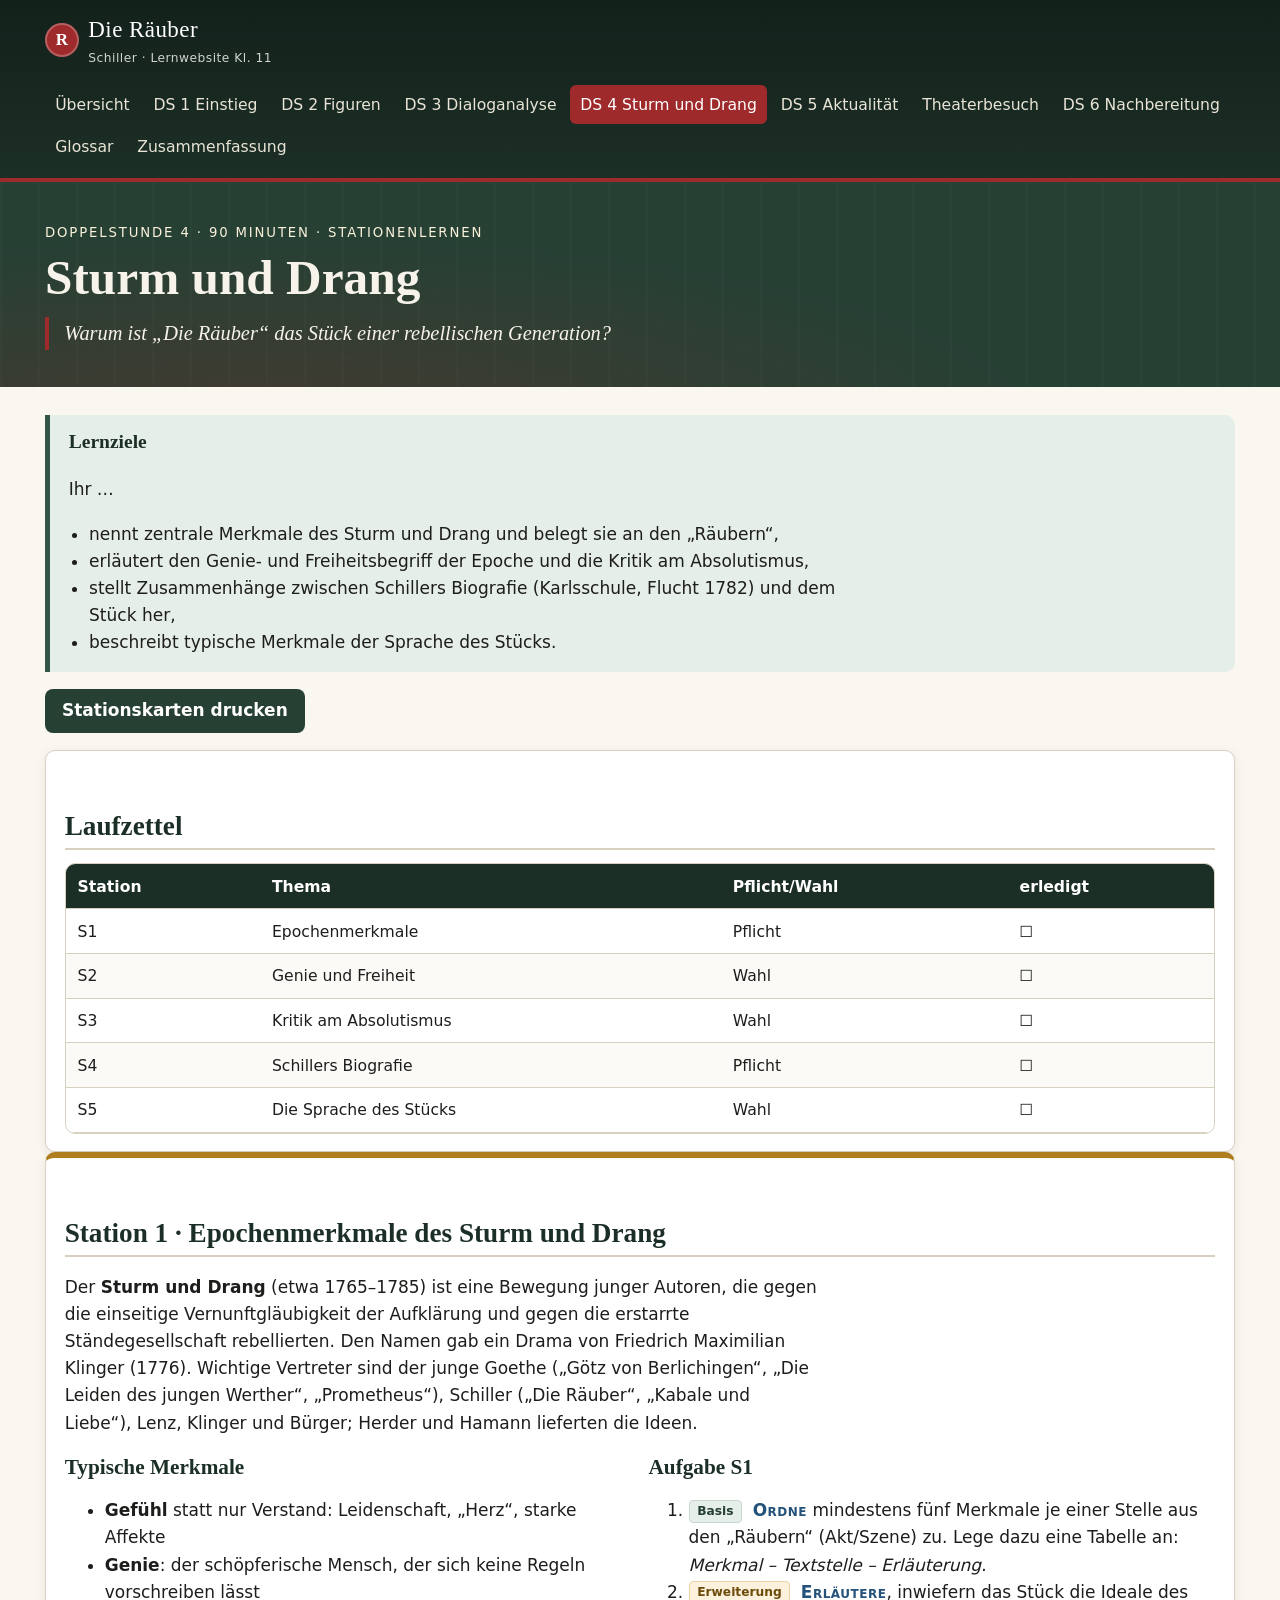
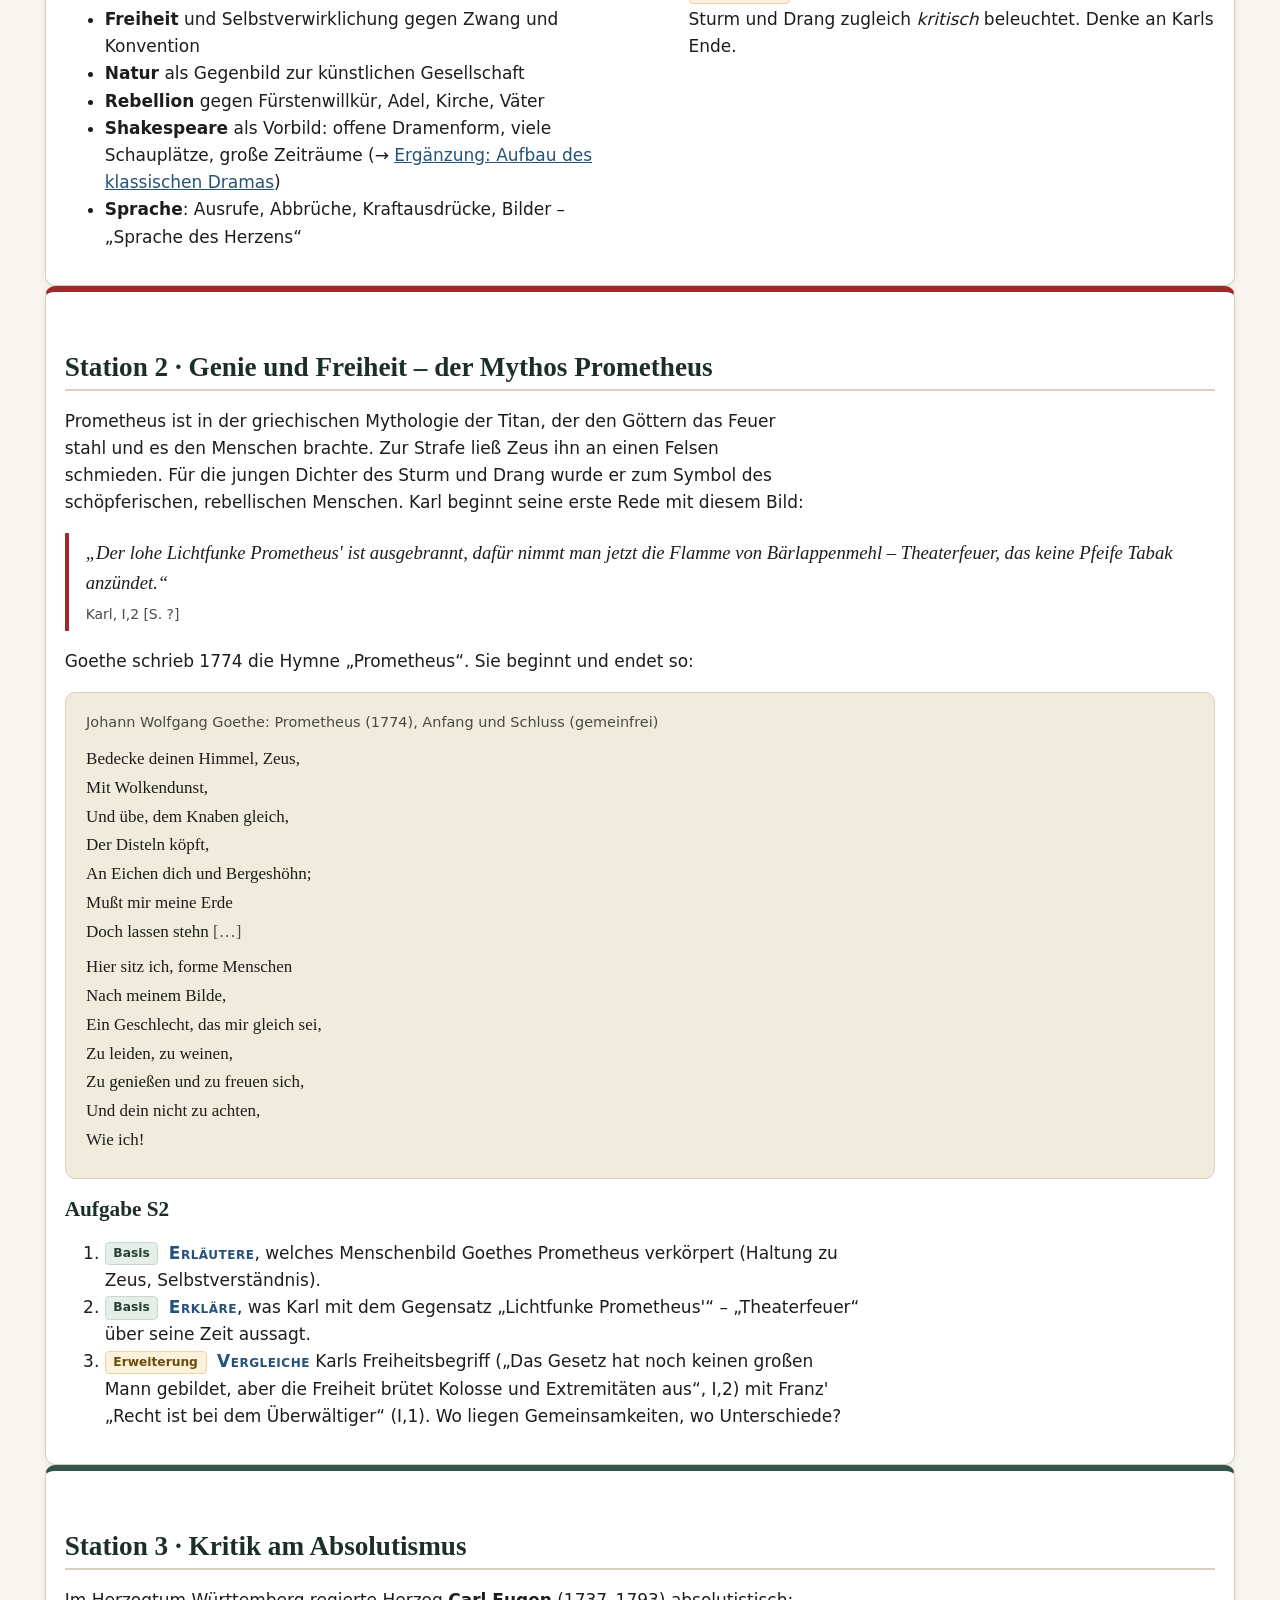
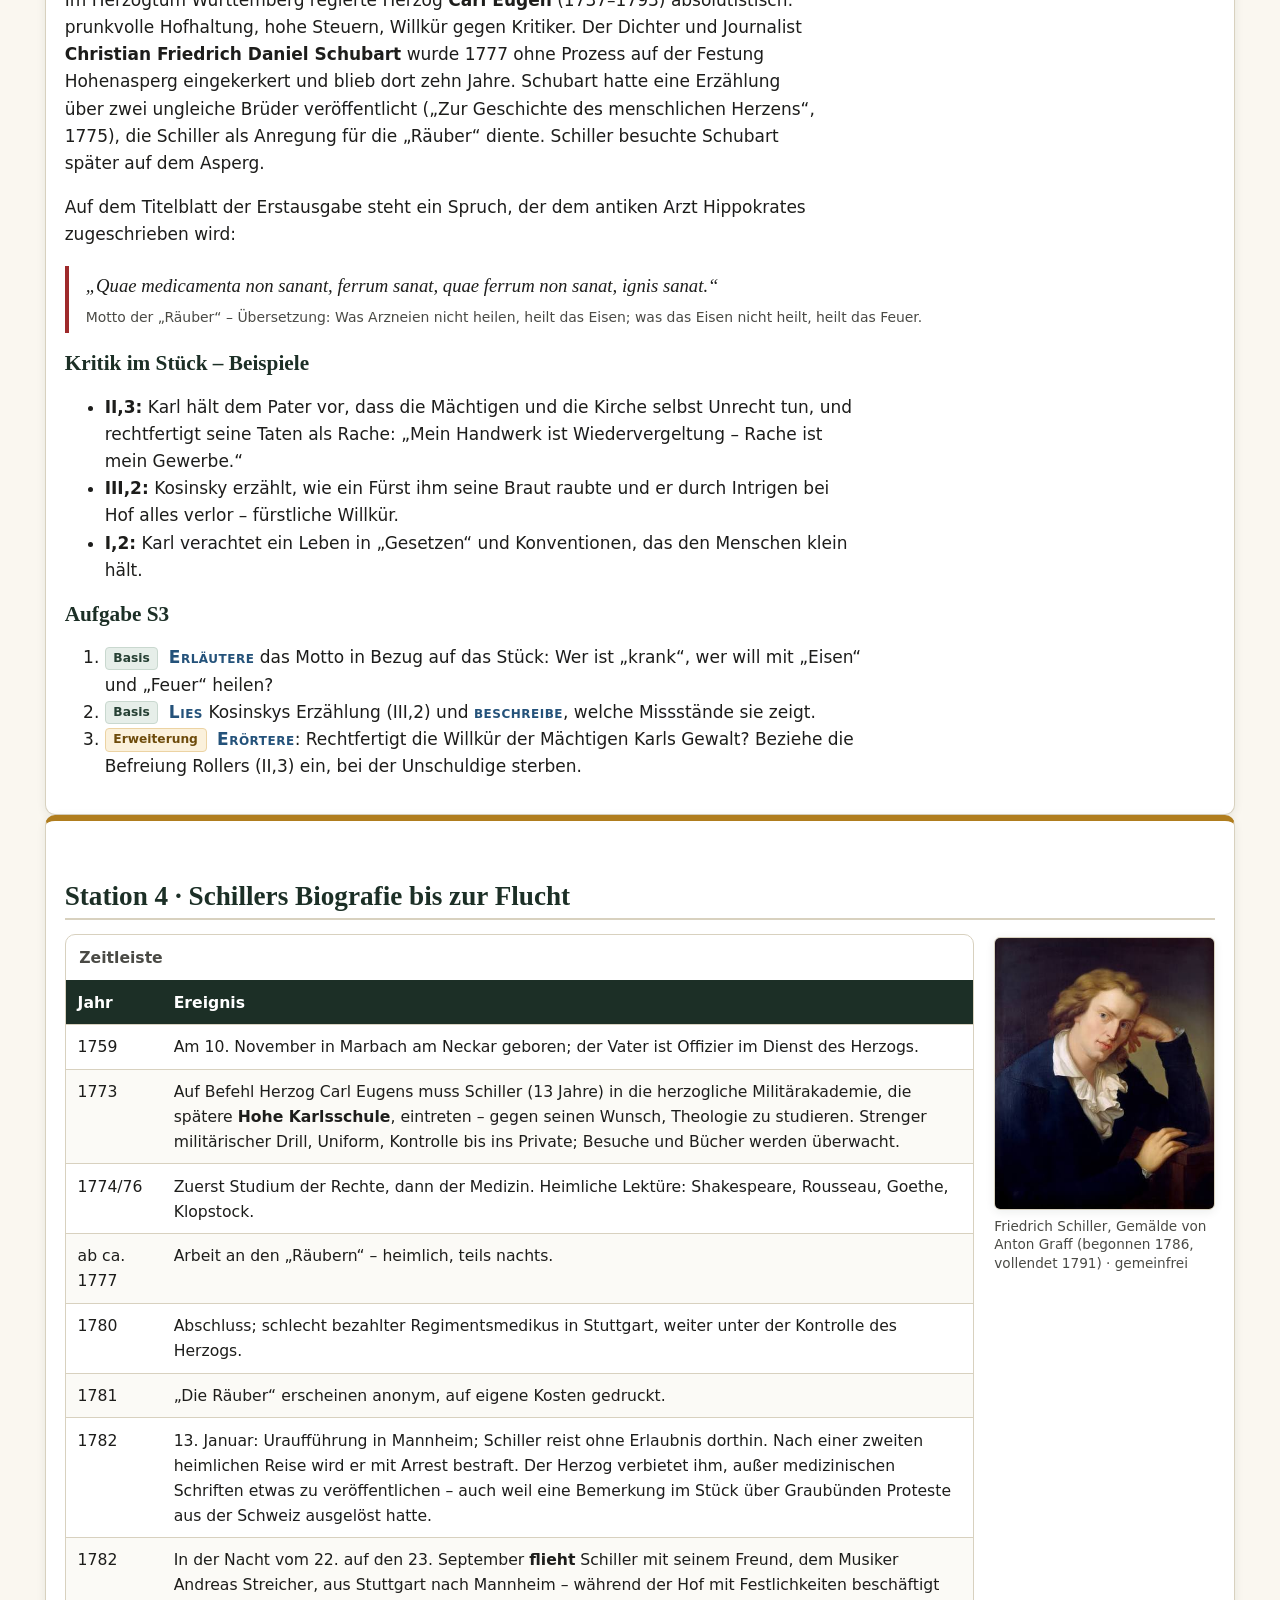
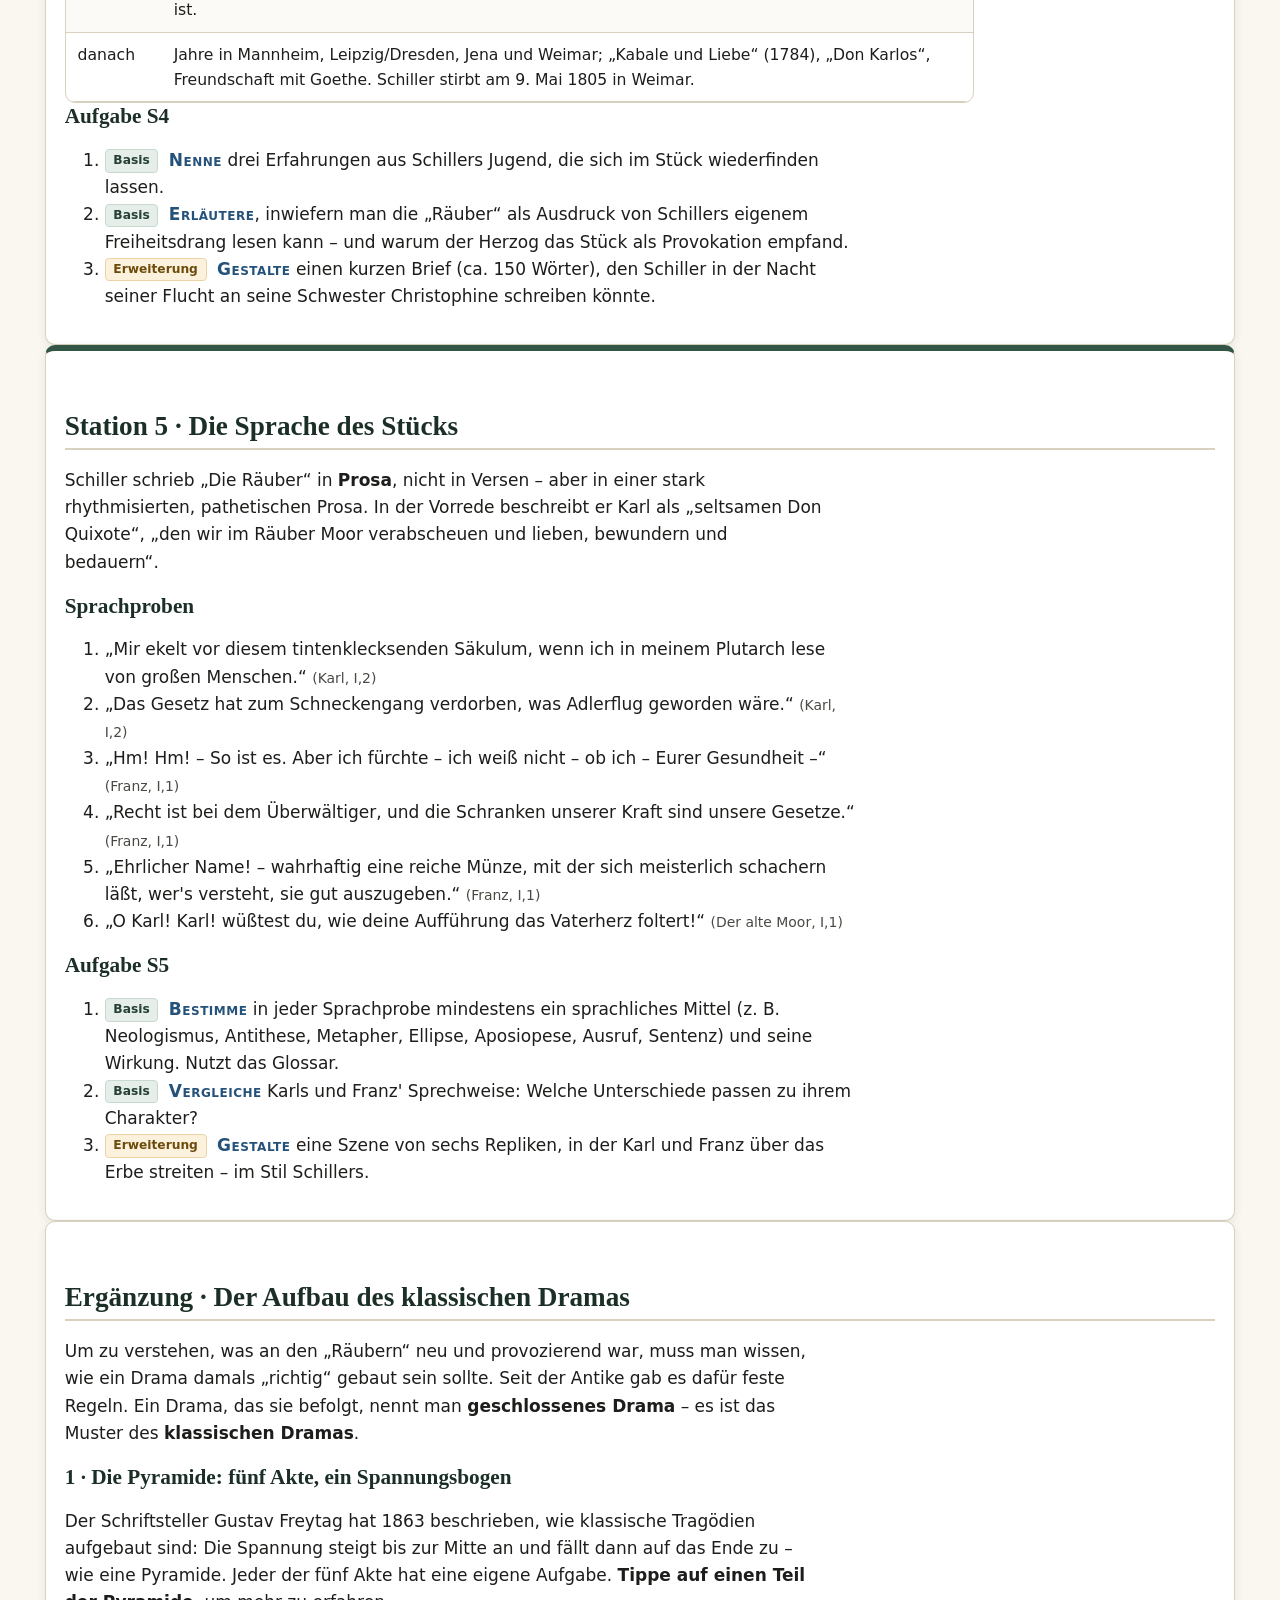
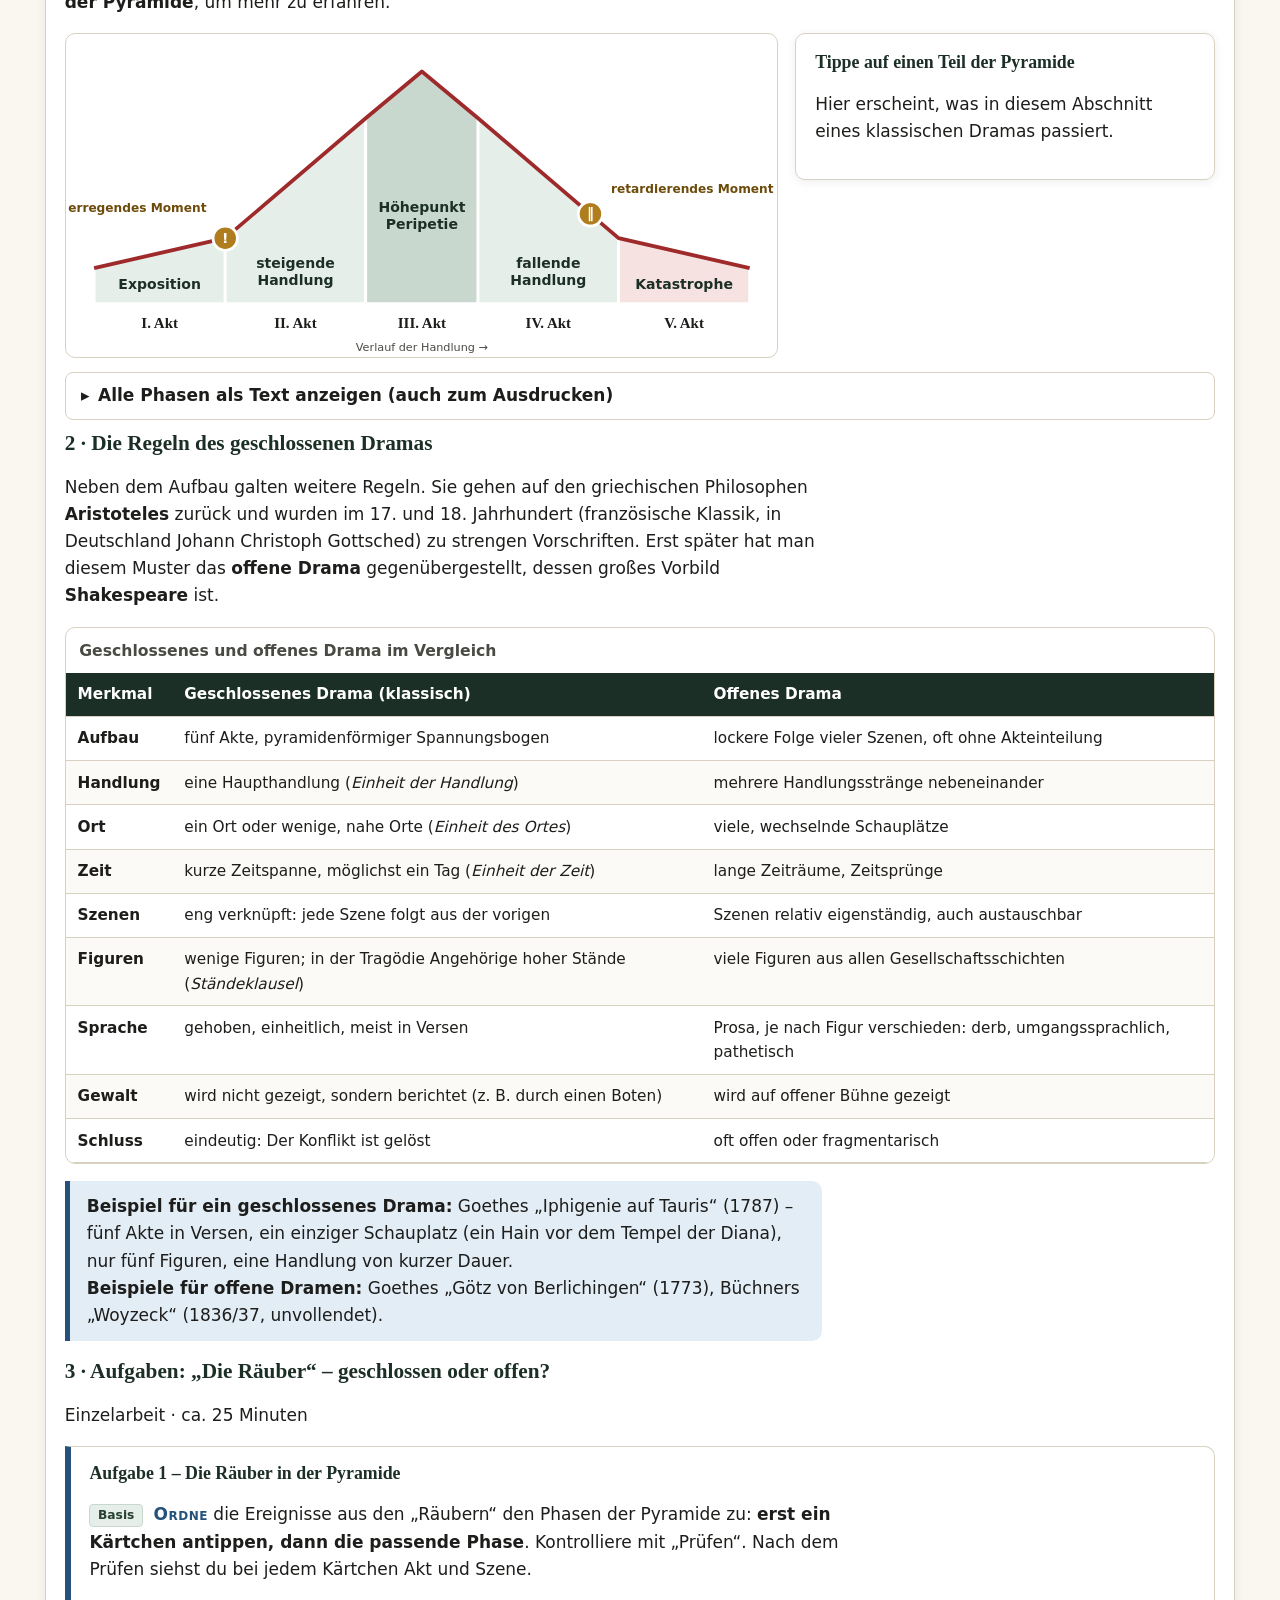
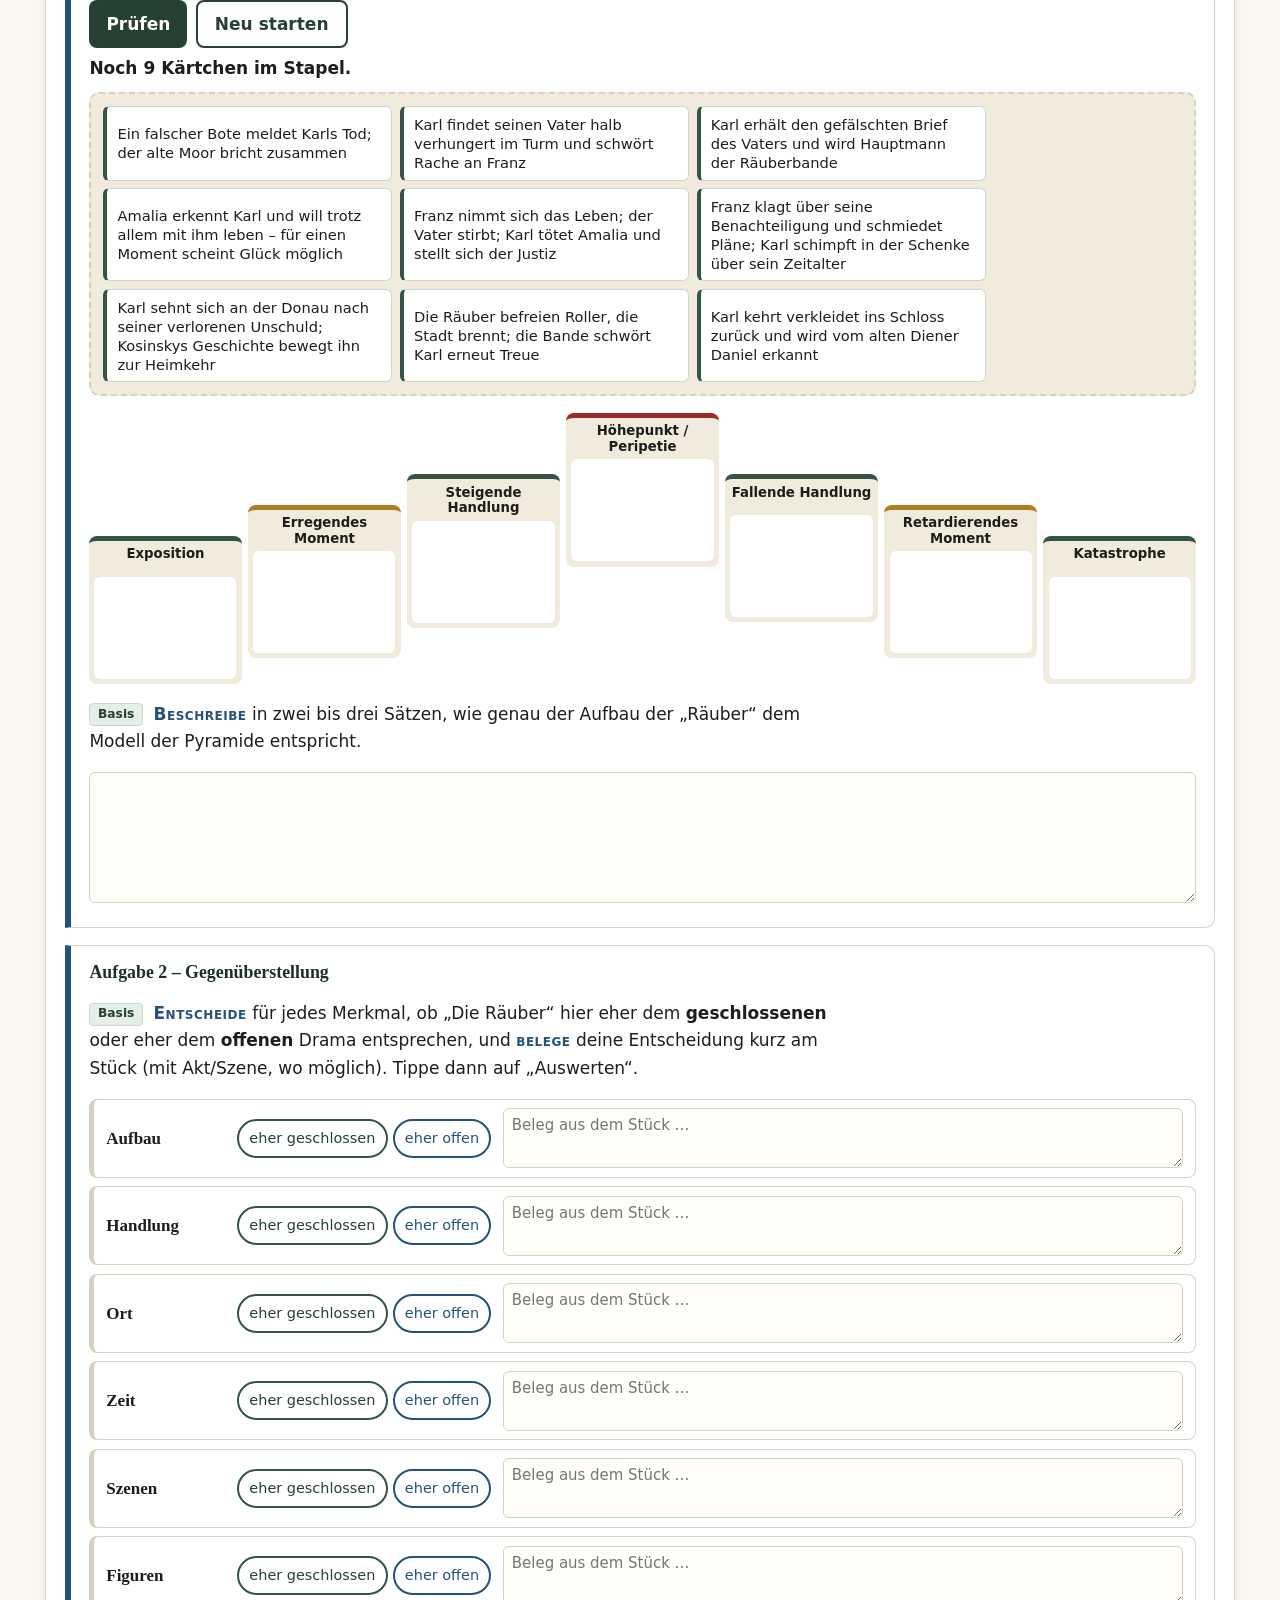
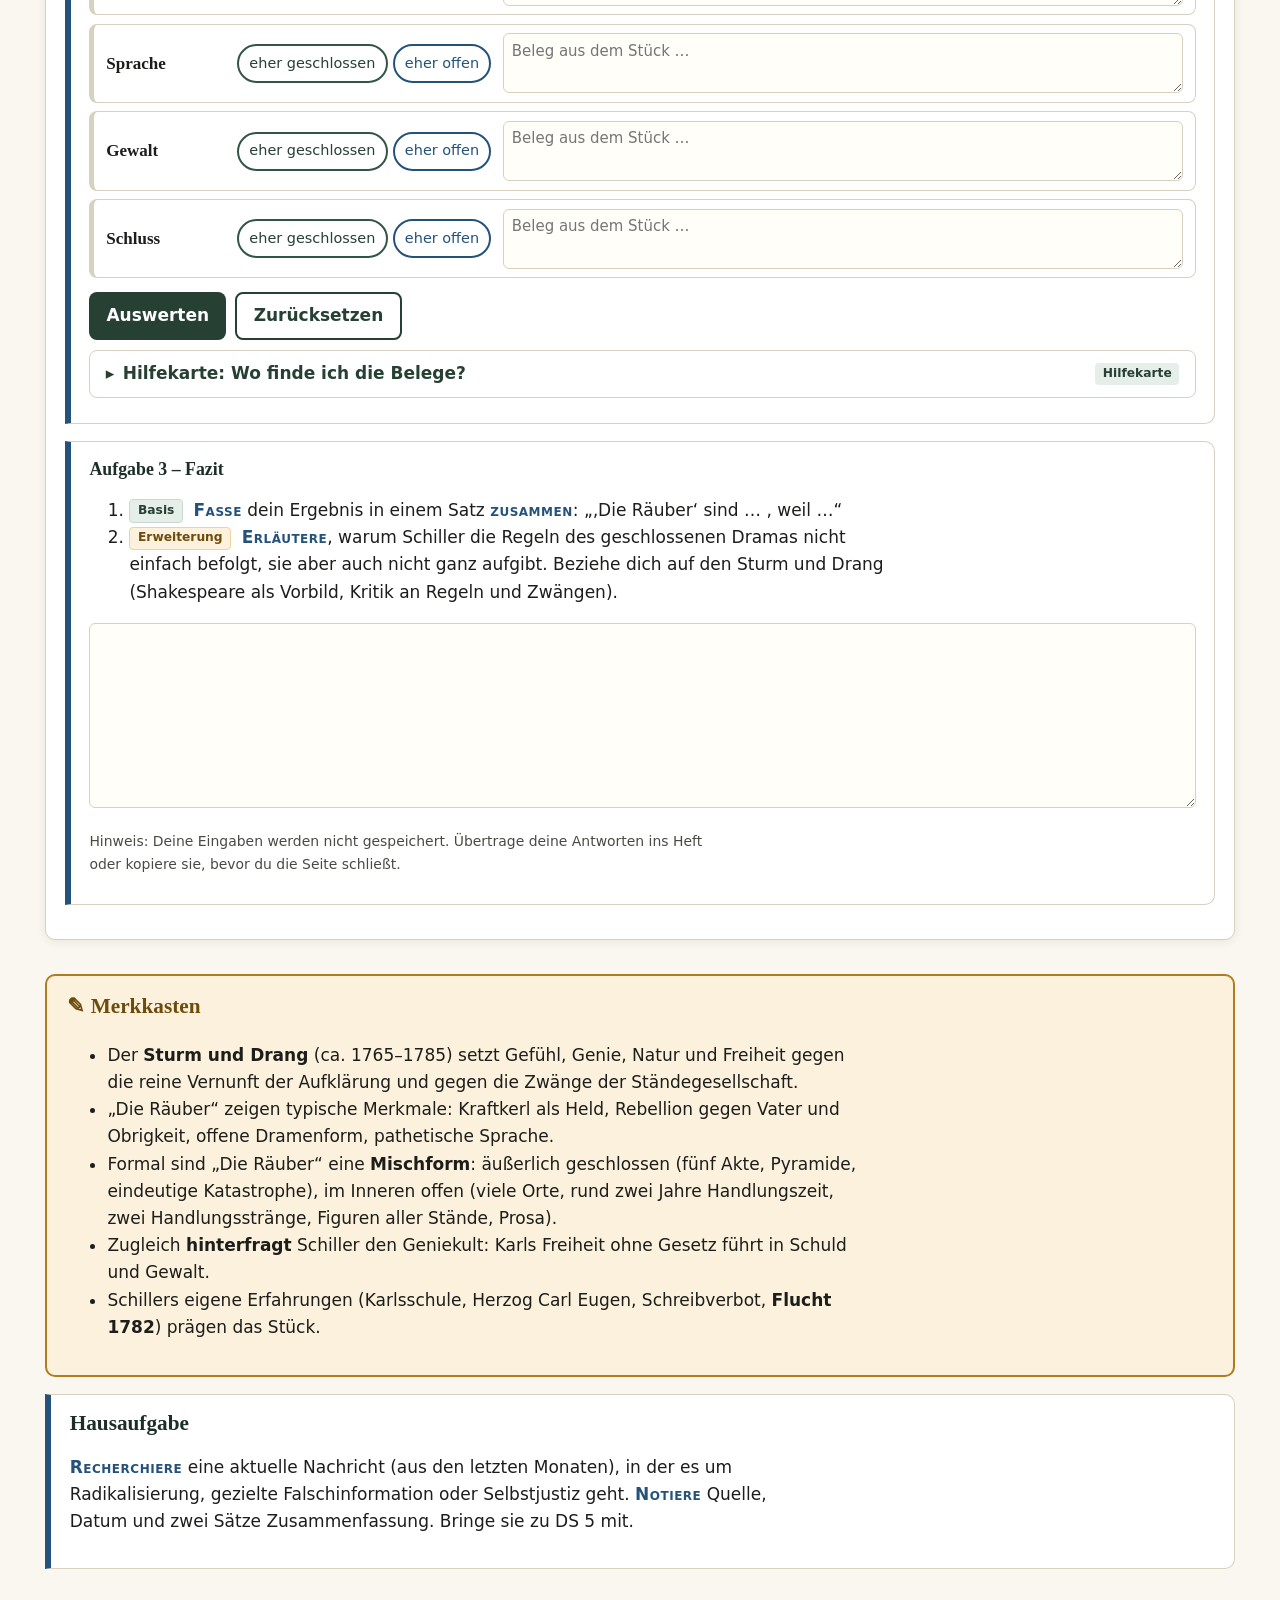
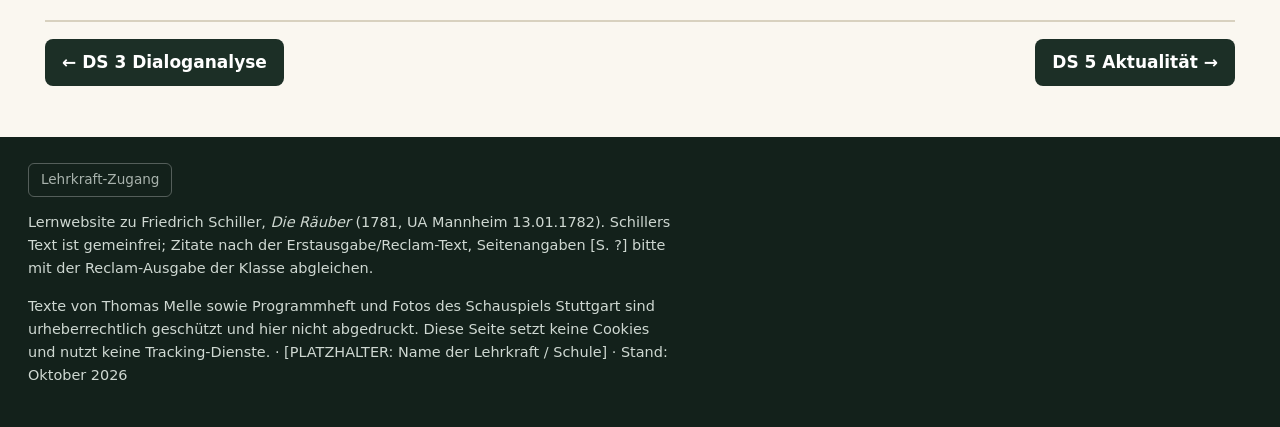
<file: ds4.html>
<!DOCTYPE html>
<html lang="de">
<head>
<meta charset="utf-8">
<meta name="viewport" content="width=device-width, initial-scale=1">
<title>DS 4 – Sturm und Drang · Schiller: Die Räuber</title>
<meta name="description" content="Lernwebsite zu Friedrich Schillers „Die Räuber“ für die 11. Klasse (berufliches Gymnasium, Baden-Württemberg).">
<meta name="robots" content="noindex">
<link rel="icon" href="data:image/svg+xml,%3Csvg xmlns='http://www.w3.org/2000/svg' viewBox='0 0 32 32'%3E%3Ccircle cx='16' cy='16' r='15' fill='%239e2a2b'/%3E%3Ctext x='16' y='22' text-anchor='middle' font-family='Georgia' font-size='17' fill='%23fff'%3ER%3C/text%3E%3C/svg%3E">
<link rel="stylesheet" href="style.css">
</head>
<body>
<a class="skip-link" href="#inhalt">Zum Inhalt springen</a>
<header class="site-header">
  <div class="inner">
    <a class="brand" href="index.html"><span class="siegel" aria-hidden="true">R</span><span>Die Räuber<small>Schiller · Lernwebsite Kl. 11</small></span></a>
    <button class="lk-toggle" type="button" hidden aria-pressed="false" title="Blendet Verlaufspläne, Lösungen und Hinweise für die Lehrkraft ein">Lehrkraft-Ansicht: aus</button>
    <button class="nav-toggle" type="button" aria-expanded="false" aria-controls="hauptnav">Menü ☰</button>
    <nav class="main-nav" id="hauptnav" aria-label="Hauptnavigation">
      <ul>
        <li><a href="index.html">Übersicht</a></li>
        <li><a href="ds1.html">DS 1 Einstieg</a></li>
        <li><a href="ds2.html">DS 2 Figuren</a></li>
        <li><a href="ds3.html">DS 3 Dialoganalyse</a></li>
        <li><a href="ds4.html" aria-current="page">DS 4 Sturm und Drang</a></li>
        <li><a href="ds5.html">DS 5 Aktualität</a></li>
        <li><a href="theaterbesuch.html">Theaterbesuch</a></li>
        <li><a href="ds6.html">DS 6 Nachbereitung</a></li>
        <li><a href="glossar.html">Glossar</a></li>
        <li><a href="zusammenfassung.html">Zusammenfassung</a></li>
      </ul>
    </nav>
  </div>
</header>
<div class="hero">
  <div class="inner">
    <p class="kicker">Doppelstunde 4 · 90 Minuten · Stationenlernen</p>
    <h1>Sturm und Drang</h1>
    <p class="leitfrage">Warum ist „Die Räuber“ das Stück einer rebellischen Generation?</p>
  </div>
</div>
<main id="inhalt">
<section class="lernziele" aria-labelledby="lz4">
  <h2 id="lz4">Lernziele</h2>
  <p>Ihr …</p>
  <ul>
    <li>nennt zentrale Merkmale des Sturm und Drang und belegt sie an den „Räubern“,</li>
    <li>erläutert den Genie- und Freiheitsbegriff der Epoche und die Kritik am Absolutismus,</li>
    <li>stellt Zusammenhänge zwischen Schillers Biografie (Karlsschule, Flucht 1782) und dem Stück her,</li>
    <li>beschreibt typische Merkmale der Sprache des Stücks.</li>
  </ul>
</section>

<div class="lk-platz" data-n="0" hidden></div>

<div class="druck-leiste no-print">
  <button class="btn" type="button" data-drucken="ohne-loesungen">Stationskarten drucken</button>
  <div class="lk-platz" data-n="1" hidden></div>
</div>

<section class="karte" aria-labelledby="laufzettel">
  <h2 id="laufzettel">Laufzettel</h2>
  <div class="tabelle-wrap">
    <table>
      <thead><tr><th scope="col">Station</th><th scope="col">Thema</th><th scope="col">Pflicht/Wahl</th><th scope="col">erledigt</th></tr></thead>
      <tbody>
        <tr><td>S1</td><td>Epochenmerkmale</td><td>Pflicht</td><td>☐</td></tr>
        <tr><td>S2</td><td>Genie und Freiheit</td><td>Wahl</td><td>☐</td></tr>
        <tr><td>S3</td><td>Kritik am Absolutismus</td><td>Wahl</td><td>☐</td></tr>
        <tr><td>S4</td><td>Schillers Biografie</td><td>Pflicht</td><td>☐</td></tr>
        <tr><td>S5</td><td>Die Sprache des Stücks</td><td>Wahl</td><td>☐</td></tr>
      </tbody>
    </table>
  </div>
</section>

<!-- STATION 1 -->
<section class="karte station seitenumbruch" aria-labelledby="s1">
  <h2 id="s1">Station 1 · Epochenmerkmale des Sturm und Drang</h2>
  <p>Der <strong>Sturm und Drang</strong> (etwa 1765–1785) ist eine Bewegung junger Autoren, die gegen die einseitige Vernunftgläubigkeit der Aufklärung und gegen die erstarrte Ständegesellschaft rebellierten. Den Namen gab ein Drama von Friedrich Maximilian Klinger (1776). Wichtige Vertreter sind der junge Goethe („Götz von Berlichingen“, „Die Leiden des jungen Werther“, „Prometheus“), Schiller („Die Räuber“, „Kabale und Liebe“), Lenz, Klinger und Bürger; Herder und Hamann lieferten die Ideen.</p>
  <div class="grid grid-2">
    <div>
      <h3>Typische Merkmale</h3>
      <ul>
        <li><strong>Gefühl</strong> statt nur Verstand: Leidenschaft, „Herz“, starke Affekte</li>
        <li><strong>Genie</strong>: der schöpferische Mensch, der sich keine Regeln vorschreiben lässt</li>
        <li><strong>Freiheit</strong> und Selbstverwirklichung gegen Zwang und Konvention</li>
        <li><strong>Natur</strong> als Gegenbild zur künstlichen Gesellschaft</li>
        <li><strong>Rebellion</strong> gegen Fürstenwillkür, Adel, Kirche, Väter</li>
        <li><strong>Shakespeare</strong> als Vorbild: offene Dramenform, viele Schauplätze, große Zeiträume (→ <a href="#dramenaufbau">Ergänzung: Aufbau des klassischen Dramas</a>)</li>
        <li><strong>Sprache</strong>: Ausrufe, Abbrüche, Kraftausdrücke, Bilder – „Sprache des Herzens“</li>
      </ul>
    </div>
    <div>
      <h3>Aufgabe S1</h3>
      <ol>
        <li><span class="niveau basis">Basis</span> <span class="op">Ordne</span> mindestens fünf Merkmale je einer Stelle aus den „Räubern“ (Akt/Szene) zu. Lege dazu eine Tabelle an: <em>Merkmal – Textstelle – Erläuterung</em>.</li>
        <li><span class="niveau erw">Erweiterung</span> <span class="op">Erläutere</span>, inwiefern das Stück die Ideale des Sturm und Drang zugleich <em>kritisch</em> beleuchtet. Denke an Karls Ende.</li>
      </ol>
    </div>
  </div>
  <div class="lk-platz" data-n="2" hidden></div>
</section>

<!-- STATION 2 -->
<section class="karte station seitenumbruch" aria-labelledby="s2">
  <h2 id="s2">Station 2 · Genie und Freiheit – der Mythos Prometheus</h2>
  <p>Prometheus ist in der griechischen Mythologie der Titan, der den Göttern das Feuer stahl und es den Menschen brachte. Zur Strafe ließ Zeus ihn an einen Felsen schmieden. Für die jungen Dichter des Sturm und Drang wurde er zum Symbol des schöpferischen, rebellischen Menschen. Karl beginnt seine erste Rede mit diesem Bild:</p>
  <blockquote class="zitat">„Der lohe Lichtfunke Prometheus' ist ausgebrannt, dafür nimmt man jetzt die Flamme von Bärlappenmehl – Theaterfeuer, das keine Pfeife Tabak anzündet.“<cite>Karl, I,2 [S. ?]</cite></blockquote>
  <p>Goethe schrieb 1774 die Hymne „Prometheus“. Sie beginnt und endet so:</p>
  <div class="textauszug">
    <header>Johann Wolfgang Goethe: Prometheus (1774), Anfang und Schluss (gemeinfrei)</header>
    <p>Bedecke deinen Himmel, Zeus,<br>Mit Wolkendunst,<br>Und übe, dem Knaben gleich,<br>Der Disteln köpft,<br>An Eichen dich und Bergeshöhn;<br>Mußt mir meine Erde<br>Doch lassen stehn <span class="auslassung">[…]</span></p>
    <p>Hier sitz ich, forme Menschen<br>Nach meinem Bilde,<br>Ein Geschlecht, das mir gleich sei,<br>Zu leiden, zu weinen,<br>Zu genießen und zu freuen sich,<br>Und dein nicht zu achten,<br>Wie ich!</p>
  </div>
  <h3>Aufgabe S2</h3>
  <ol>
    <li><span class="niveau basis">Basis</span> <span class="op">Erläutere</span>, welches Menschenbild Goethes Prometheus verkörpert (Haltung zu Zeus, Selbstverständnis).</li>
    <li><span class="niveau basis">Basis</span> <span class="op">Erkläre</span>, was Karl mit dem Gegensatz „Lichtfunke Prometheus'“ – „Theaterfeuer“ über seine Zeit aussagt.</li>
    <li><span class="niveau erw">Erweiterung</span> <span class="op">Vergleiche</span> Karls Freiheitsbegriff („Das Gesetz hat noch keinen großen Mann gebildet, aber die Freiheit brütet Kolosse und Extremitäten aus“, I,2) mit Franz' „Recht ist bei dem Überwältiger“ (I,1). Wo liegen Gemeinsamkeiten, wo Unterschiede?</li>
  </ol>
  <div class="lk-platz" data-n="3" hidden></div>
</section>

<!-- STATION 3 -->
<section class="karte station seitenumbruch" aria-labelledby="s3">
  <h2 id="s3">Station 3 · Kritik am Absolutismus</h2>
  <p>Im Herzogtum Württemberg regierte Herzog <strong>Carl Eugen</strong> (1737–1793) absolutistisch: prunkvolle Hofhaltung, hohe Steuern, Willkür gegen Kritiker. Der Dichter und Journalist <strong>Christian Friedrich Daniel Schubart</strong> wurde 1777 ohne Prozess auf der Festung Hohenasperg eingekerkert und blieb dort zehn Jahre. Schubart hatte eine Erzählung über zwei ungleiche Brüder veröffentlicht („Zur Geschichte des menschlichen Herzens“, 1775), die Schiller als Anregung für die „Räuber“ diente. Schiller besuchte Schubart später auf dem Asperg.</p>
  <p>Auf dem Titelblatt der Erstausgabe steht ein Spruch, der dem antiken Arzt Hippokrates zugeschrieben wird:</p>
  <blockquote class="zitat">„Quae medicamenta non sanant, ferrum sanat, quae ferrum non sanat, ignis sanat.“<cite>Motto der „Räuber“ – Übersetzung: Was Arzneien nicht heilen, heilt das Eisen; was das Eisen nicht heilt, heilt das Feuer.</cite></blockquote>
  <h3>Kritik im Stück – Beispiele</h3>
  <ul>
    <li><strong>II,3:</strong> Karl hält dem Pater vor, dass die Mächtigen und die Kirche selbst Unrecht tun, und rechtfertigt seine Taten als Rache: „Mein Handwerk ist Wiedervergeltung – Rache ist mein Gewerbe.“</li>
    <li><strong>III,2:</strong> Kosinsky erzählt, wie ein Fürst ihm seine Braut raubte und er durch Intrigen bei Hof alles verlor – fürstliche Willkür.</li>
    <li><strong>I,2:</strong> Karl verachtet ein Leben in „Gesetzen“ und Konventionen, das den Menschen klein hält.</li>
  </ul>
  <h3>Aufgabe S3</h3>
  <ol>
    <li><span class="niveau basis">Basis</span> <span class="op">Erläutere</span> das Motto in Bezug auf das Stück: Wer ist „krank“, wer will mit „Eisen“ und „Feuer“ heilen?</li>
    <li><span class="niveau basis">Basis</span> <span class="op">Lies</span> Kosinskys Erzählung (III,2) und <span class="op">beschreibe</span>, welche Missstände sie zeigt.</li>
    <li><span class="niveau erw">Erweiterung</span> <span class="op">Erörtere</span>: Rechtfertigt die Willkür der Mächtigen Karls Gewalt? Beziehe die Befreiung Rollers (II,3) ein, bei der Unschuldige sterben.</li>
  </ol>
  <div class="lk-platz" data-n="4" hidden></div>
</section>

<!-- STATION 4 -->
<section class="karte station seitenumbruch" aria-labelledby="s4">
  <h2 id="s4">Station 4 · Schillers Biografie bis zur Flucht</h2>
  <figure class="portraet">
    <img src="schiller-portraet.jpeg" alt="Gemaltes Porträt des jungen Friedrich Schiller: rötlich-blonde Locken, weißes Rüschenhemd, dunkelblauer Rock, den Kopf nachdenklich auf die Hand gestützt." width="402" height="497" loading="lazy">
    <figcaption>Friedrich Schiller, Gemälde von Anton Graff (begonnen 1786, vollendet 1791) · gemeinfrei</figcaption>
  </figure>
  <div class="tabelle-wrap">
    <table>
      <caption>Zeitleiste</caption>
      <thead><tr><th scope="col">Jahr</th><th scope="col">Ereignis</th></tr></thead>
      <tbody>
        <tr><td>1759</td><td>Am 10. November in Marbach am Neckar geboren; der Vater ist Offizier im Dienst des Herzogs.</td></tr>
        <tr><td>1773</td><td>Auf Befehl Herzog Carl Eugens muss Schiller (13 Jahre) in die herzogliche Militärakademie, die spätere <strong>Hohe Karlsschule</strong>, eintreten – gegen seinen Wunsch, Theologie zu studieren. Strenger militärischer Drill, Uniform, Kontrolle bis ins Private; Besuche und Bücher werden überwacht.</td></tr>
        <tr><td>1774/76</td><td>Zuerst Studium der Rechte, dann der Medizin. Heimliche Lektüre: Shakespeare, Rousseau, Goethe, Klopstock.</td></tr>
        <tr><td>ab ca. 1777</td><td>Arbeit an den „Räubern“ – heimlich, teils nachts.</td></tr>
        <tr><td>1780</td><td>Abschluss; schlecht bezahlter Regimentsmedikus in Stuttgart, weiter unter der Kontrolle des Herzogs.</td></tr>
        <tr><td>1781</td><td>„Die Räuber“ erscheinen anonym, auf eigene Kosten gedruckt.</td></tr>
        <tr><td>1782</td><td>13. Januar: Uraufführung in Mannheim; Schiller reist ohne Erlaubnis dorthin. Nach einer zweiten heimlichen Reise wird er mit Arrest bestraft. Der Herzog verbietet ihm, außer medizinischen Schriften etwas zu veröffentlichen – auch weil eine Bemerkung im Stück über Graubünden Proteste aus der Schweiz ausgelöst hatte.</td></tr>
        <tr><td>1782</td><td>In der Nacht vom 22. auf den 23. September <strong>flieht</strong> Schiller mit seinem Freund, dem Musiker Andreas Streicher, aus Stuttgart nach Mannheim – während der Hof mit Festlichkeiten beschäftigt ist.</td></tr>
        <tr><td>danach</td><td>Jahre in Mannheim, Leipzig/Dresden, Jena und Weimar; „Kabale und Liebe“ (1784), „Don Karlos“, Freundschaft mit Goethe. Schiller stirbt am 9. Mai 1805 in Weimar.</td></tr>
      </tbody>
    </table>
  </div>
  <h3>Aufgabe S4</h3>
  <ol>
    <li><span class="niveau basis">Basis</span> <span class="op">Nenne</span> drei Erfahrungen aus Schillers Jugend, die sich im Stück wiederfinden lassen.</li>
    <li><span class="niveau basis">Basis</span> <span class="op">Erläutere</span>, inwiefern man die „Räuber“ als Ausdruck von Schillers eigenem Freiheitsdrang lesen kann – und warum der Herzog das Stück als Provokation empfand.</li>
    <li><span class="niveau erw">Erweiterung</span> <span class="op">Gestalte</span> einen kurzen Brief (ca. 150 Wörter), den Schiller in der Nacht seiner Flucht an seine Schwester Christophine schreiben könnte.</li>
  </ol>
  <div class="lk-platz" data-n="5" hidden></div>
</section>

<!-- STATION 5 -->
<section class="karte station seitenumbruch" aria-labelledby="s5">
  <h2 id="s5">Station 5 · Die Sprache des Stücks</h2>
  <p>Schiller schrieb „Die Räuber“ in <strong>Prosa</strong>, nicht in Versen – aber in einer stark rhythmisierten, pathetischen Prosa. In der Vorrede beschreibt er Karl als „seltsamen Don Quixote“, „den wir im Räuber Moor verabscheuen und lieben, bewundern und bedauern“.</p>
  <h3>Sprachproben</h3>
  <ol>
    <li>„Mir ekelt vor diesem tintenklecksenden Säkulum, wenn ich in meinem Plutarch lese von großen Menschen.“ <span class="urheber">(Karl, I,2)</span></li>
    <li>„Das Gesetz hat zum Schneckengang verdorben, was Adlerflug geworden wäre.“ <span class="urheber">(Karl, I,2)</span></li>
    <li>„Hm! Hm! – So ist es. Aber ich fürchte – ich weiß nicht – ob ich – Eurer Gesundheit –“ <span class="urheber">(Franz, I,1)</span></li>
    <li>„Recht ist bei dem Überwältiger, und die Schranken unserer Kraft sind unsere Gesetze.“ <span class="urheber">(Franz, I,1)</span></li>
    <li>„Ehrlicher Name! – wahrhaftig eine reiche Münze, mit der sich meisterlich schachern läßt, wer's versteht, sie gut auszugeben.“ <span class="urheber">(Franz, I,1)</span></li>
    <li>„O Karl! Karl! wüßtest du, wie deine Aufführung das Vaterherz foltert!“ <span class="urheber">(Der alte Moor, I,1)</span></li>
  </ol>
  <h3>Aufgabe S5</h3>
  <ol>
    <li><span class="niveau basis">Basis</span> <span class="op">Bestimme</span> in jeder Sprachprobe mindestens ein sprachliches Mittel (z. B. Neologismus, Antithese, Metapher, Ellipse, Aposiopese, Ausruf, Sentenz) und seine Wirkung. Nutzt das Glossar.</li>
    <li><span class="niveau basis">Basis</span> <span class="op">Vergleiche</span> Karls und Franz' Sprechweise: Welche Unterschiede passen zu ihrem Charakter?</li>
    <li><span class="niveau erw">Erweiterung</span> <span class="op">Gestalte</span> eine Szene von sechs Repliken, in der Karl und Franz über das Erbe streiten – im Stil Schillers.</li>
  </ol>
  <div class="lk-platz" data-n="6" hidden></div>
</section>

<!-- ERGÄNZUNG: AUFBAU DES KLASSISCHEN DRAMAS -->
<section class="karte seitenumbruch dramenaufbau" id="dramenaufbau" aria-labelledby="da-titel">
  <h2 id="da-titel">Ergänzung · Der Aufbau des klassischen Dramas</h2>
  <p>Um zu verstehen, was an den „Räubern“ neu und provozierend war, muss man wissen, wie ein Drama damals „richtig“ gebaut sein sollte. Seit der Antike gab es dafür feste Regeln. Ein Drama, das sie befolgt, nennt man <strong>geschlossenes Drama</strong> – es ist das Muster des <strong>klassischen Dramas</strong>.</p>

  <h3>1 · Die Pyramide: fünf Akte, ein Spannungsbogen</h3>
  <p>Der Schriftsteller Gustav Freytag hat 1863 beschrieben, wie klassische Tragödien aufgebaut sind: Die Spannung steigt bis zur Mitte an und fällt dann auf das Ende zu – wie eine Pyramide. Jeder der fünf Akte hat eine eigene Aufgabe. <strong>Tippe auf einen Teil der Pyramide</strong>, um mehr zu erfahren.</p>

  <div class="pyr-wrap">
    <svg class="pyr-svg" id="pyramide" viewBox="0 0 760 345" xmlns="http://www.w3.org/2000/svg" role="group" aria-labelledby="pyr-t pyr-d">
      <title id="pyr-t">Pyramide des klassischen Dramas nach Gustav Freytag</title>
      <desc id="pyr-d">Fünf Phasen, je einem Akt zugeordnet: Exposition (I. Akt), steigende Handlung (II. Akt), Höhepunkt und Peripetie (III. Akt), fallende Handlung (IV. Akt), Katastrophe (V. Akt). Zwischen I. und II. Akt liegt das erregende Moment, vor der Katastrophe das retardierende Moment.</desc>
      <g class="pyr-teil" data-id="exposition"><polygon points="30,288 170,288 170,218 30,250"/><text x="100" y="314" text-anchor="middle" class="pyr-akt">I. Akt</text><text x="100" y="272" text-anchor="middle" class="pyr-lab">Exposition</text></g>
      <g class="pyr-teil" data-id="steigend"><polygon points="170,288 320,288 320,90 170,218"/><text x="245" y="314" text-anchor="middle" class="pyr-akt">II. Akt</text><text x="245" y="250" text-anchor="middle" class="pyr-lab">steigende</text><text x="245" y="268" text-anchor="middle" class="pyr-lab">Handlung</text></g>
      <g class="pyr-teil pyr-gipfel" data-id="hoehepunkt"><polygon points="320,288 440,288 440,90 380,40 320,90"/><text x="380" y="314" text-anchor="middle" class="pyr-akt">III. Akt</text><text x="380" y="190" text-anchor="middle" class="pyr-lab">Höhepunkt</text><text x="380" y="208" text-anchor="middle" class="pyr-lab">Peripetie</text></g>
      <g class="pyr-teil" data-id="fallend"><polygon points="440,288 590,288 590,218 440,90"/><text x="515" y="314" text-anchor="middle" class="pyr-akt">IV. Akt</text><text x="515" y="250" text-anchor="middle" class="pyr-lab">fallende</text><text x="515" y="268" text-anchor="middle" class="pyr-lab">Handlung</text></g>
      <g class="pyr-teil pyr-ende" data-id="katastrophe"><polygon points="590,288 730,288 730,250 590,218"/><text x="660" y="314" text-anchor="middle" class="pyr-akt">V. Akt</text><text x="660" y="272" text-anchor="middle" class="pyr-lab">Katastrophe</text></g>
      <polyline class="pyr-linie" points="30,250 170,218 320,90 380,40 440,90 590,218 730,250"/>
      <g class="pyr-teil pyr-moment" data-id="erregend"><circle cx="170" cy="218" r="13"/><text x="170" y="223" text-anchor="middle">!</text><text x="150" y="190" text-anchor="end" class="pyr-mlab">erregendes Moment</text></g>
      <g class="pyr-teil pyr-moment" data-id="retardierend"><circle cx="560" cy="192" r="13"/><text x="560" y="197" text-anchor="middle">‖</text><text x="582" y="170" class="pyr-mlab">retardierendes Moment</text></g>
      <text x="380" y="338" text-anchor="middle" class="pyr-zeit">Verlauf der Handlung →</text>
    </svg>
    <aside class="karte pyr-info" id="pyr-info" aria-live="polite">
      <h4>Tippe auf einen Teil der Pyramide</h4>
      <p>Hier erscheint, was in diesem Abschnitt eines klassischen Dramas passiert.</p>
    </aside>
  </div>

  <details class="pyr-text-alternative">
    <summary>Alle Phasen als Text anzeigen (auch zum Ausdrucken)</summary>
    <div class="inhalt">
      <dl class="pyr-liste">
        <dt>I. Akt · Exposition</dt><dd>Einführung: Ort, Zeit, Hauptfiguren, Vorgeschichte. Der Grundkonflikt wird erkennbar.</dd>
        <dt>Erregendes Moment</dt><dd>Ein Ereignis setzt den Konflikt in Gang – ab jetzt gibt es kein Zurück.</dd>
        <dt>II. Akt · Steigende Handlung</dt><dd>Der Konflikt verschärft sich, Gegenspieler handeln, Pläne und Intrigen laufen an. Die Spannung steigt.</dd>
        <dt>III. Akt · Höhepunkt und Peripetie</dt><dd>Der Konflikt erreicht seinen Höhepunkt. Es kommt zum Wendepunkt (Peripetie): Das Schicksal der Hauptfigur wendet sich – in der Tragödie zum Schlechten.</dd>
        <dt>IV. Akt · Fallende Handlung</dt><dd>Die Folgen der Wende entfalten sich, die Handlung läuft auf das Ende zu.</dd>
        <dt>Retardierendes Moment</dt><dd>Kurz vor dem Ende wird die Handlung verzögert: Für einen Moment scheint eine glückliche Lösung möglich. Das steigert die Spannung.</dd>
        <dt>V. Akt · Katastrophe</dt><dd>Der Konflikt wird endgültig gelöst – in der Tragödie durch den Untergang der Hauptfigur.</dd>
      </dl>
    </div>
  </details>

  <h3>2 · Die Regeln des geschlossenen Dramas</h3>
  <p>Neben dem Aufbau galten weitere Regeln. Sie gehen auf den griechischen Philosophen <strong>Aristoteles</strong> zurück und wurden im 17. und 18. Jahrhundert (französische Klassik, in Deutschland Johann Christoph Gottsched) zu strengen Vorschriften. Erst später hat man diesem Muster das <strong>offene Drama</strong> gegenübergestellt, dessen großes Vorbild <strong>Shakespeare</strong> ist.</p>
  <div class="tabelle-wrap">
    <table class="da-tabelle">
      <caption>Geschlossenes und offenes Drama im Vergleich</caption>
      <thead><tr><th scope="col">Merkmal</th><th scope="col">Geschlossenes Drama (klassisch)</th><th scope="col">Offenes Drama</th></tr></thead>
      <tbody>
        <tr><th scope="row">Aufbau</th><td>fünf Akte, pyramidenförmiger Spannungsbogen</td><td>lockere Folge vieler Szenen, oft ohne Akteinteilung</td></tr>
        <tr><th scope="row">Handlung</th><td>eine Haupthandlung (<em>Einheit der Handlung</em>)</td><td>mehrere Handlungsstränge nebeneinander</td></tr>
        <tr><th scope="row">Ort</th><td>ein Ort oder wenige, nahe Orte (<em>Einheit des Ortes</em>)</td><td>viele, wechselnde Schauplätze</td></tr>
        <tr><th scope="row">Zeit</th><td>kurze Zeitspanne, möglichst ein Tag (<em>Einheit der Zeit</em>)</td><td>lange Zeiträume, Zeitsprünge</td></tr>
        <tr><th scope="row">Szenen</th><td>eng verknüpft: jede Szene folgt aus der vorigen</td><td>Szenen relativ eigenständig, auch austauschbar</td></tr>
        <tr><th scope="row">Figuren</th><td>wenige Figuren; in der Tragödie Angehörige hoher Stände (<em>Ständeklausel</em>)</td><td>viele Figuren aus allen Gesellschaftsschichten</td></tr>
        <tr><th scope="row">Sprache</th><td>gehoben, einheitlich, meist in Versen</td><td>Prosa, je nach Figur verschieden: derb, umgangssprachlich, pathetisch</td></tr>
        <tr><th scope="row">Gewalt</th><td>wird nicht gezeigt, sondern berichtet (z. B. durch einen Boten)</td><td>wird auf offener Bühne gezeigt</td></tr>
        <tr><th scope="row">Schluss</th><td>eindeutig: Der Konflikt ist gelöst</td><td>oft offen oder fragmentarisch</td></tr>
      </tbody>
    </table>
  </div>
  <p class="hinweis"><strong>Beispiel für ein geschlossenes Drama:</strong> Goethes „Iphigenie auf Tauris“ (1787) – fünf Akte in Versen, ein einziger Schauplatz (ein Hain vor dem Tempel der Diana), nur fünf Figuren, eine Handlung von kurzer Dauer.<br><strong>Beispiele für offene Dramen:</strong> Goethes „Götz von Berlichingen“ (1773), Büchners „Woyzeck“ (1836/37, unvollendet).</p>

  <h3>3 · Aufgaben: „Die Räuber“ – geschlossen oder offen?</h3>
  <p class="meta">Einzelarbeit · ca. 25 Minuten</p>

  <section class="aufgabe" aria-labelledby="da-a1">
    <h4 id="da-a1">Aufgabe 1 – Die Räuber in der Pyramide</h4>
    <p><span class="niveau basis">Basis</span> <span class="op">Ordne</span> die Ereignisse aus den „Räubern“ den Phasen der Pyramide zu: <strong>erst ein Kärtchen antippen, dann die passende Phase</strong>. Kontrolliere mit „Prüfen“. Nach dem Prüfen siehst du bei jedem Kärtchen Akt und Szene.</p>
    <div id="pyr-zuordnung" class="matrix pyr-zuordnung no-print"><noscript><p>Diese Aufgabe benötigt JavaScript.</p></noscript></div>
    <p><span class="niveau basis">Basis</span> <span class="op">Beschreibe</span> in zwei bis drei Sätzen, wie genau der Aufbau der „Räuber“ dem Modell der Pyramide entspricht.</p>
    <textarea class="notiz" aria-label="Antwort zu Aufgabe 1" rows="4"></textarea>
  </section>

  <section class="aufgabe" aria-labelledby="da-a2">
    <h4 id="da-a2">Aufgabe 2 – Gegenüberstellung</h4>
    <p><span class="niveau basis">Basis</span> <span class="op">Entscheide</span> für jedes Merkmal, ob „Die Räuber“ hier eher dem <strong>geschlossenen</strong> oder eher dem <strong>offenen</strong> Drama entsprechen, und <span class="op">belege</span> deine Entscheidung kurz am Stück (mit Akt/Szene, wo möglich). Tippe dann auf „Auswerten“.</p>
    <div id="da-vergleich" class="da-vergleich no-print"><noscript><p>Diese Aufgabe benötigt JavaScript.</p></noscript></div>
    <details class="hilfe">
      <summary>Hilfekarte: Wo finde ich die Belege?</summary>
      <div class="inhalt">
        <p>Schau ins <strong>Personenverzeichnis</strong> am Anfang deiner Reclam-Ausgabe: Wer tritt auf, und was steht dort zu Ort und Zeit? Achte auf die <strong>Ortsangaben</strong> am Beginn jeder Szene. Für die Sprache hilft dir Station 5, für die Gewalt der V. Akt.</p>
      </div>
    </details>
  </section>

  <section class="aufgabe" aria-labelledby="da-a3">
    <h4 id="da-a3">Aufgabe 3 – Fazit</h4>
    <ol>
      <li><span class="niveau basis">Basis</span> <span class="op">Fasse</span> dein Ergebnis in einem Satz <span class="op">zusammen</span>: „‚Die Räuber‘ sind … , weil …“</li>
      <li><span class="niveau erw">Erweiterung</span> <span class="op">Erläutere</span>, warum Schiller die Regeln des geschlossenen Dramas nicht einfach befolgt, sie aber auch nicht ganz aufgibt. Beziehe dich auf den Sturm und Drang (Shakespeare als Vorbild, Kritik an Regeln und Zwängen).</li>
    </ol>
    <textarea class="notiz" aria-label="Antwort zu Aufgabe 3" rows="6"></textarea>
    <p class="urheber no-print">Hinweis: Deine Eingaben werden nicht gespeichert. Übertrage deine Antworten ins Heft oder kopiere sie, bevor du die Seite schließt.</p>
  </section>

  <div class="lk-platz" data-n="7" hidden></div>
</section>

<section class="merkkasten" aria-labelledby="mk4">
  <h2 id="mk4">Merkkasten</h2>
  <ul>
    <li>Der <strong>Sturm und Drang</strong> (ca. 1765–1785) setzt Gefühl, Genie, Natur und Freiheit gegen die reine Vernunft der Aufklärung und gegen die Zwänge der Ständegesellschaft.</li>
    <li>„Die Räuber“ zeigen typische Merkmale: Kraftkerl als Held, Rebellion gegen Vater und Obrigkeit, offene Dramenform, pathetische Sprache.</li>
    <li>Formal sind „Die Räuber“ eine <strong>Mischform</strong>: äußerlich geschlossen (fünf Akte, Pyramide, eindeutige Katastrophe), im Inneren offen (viele Orte, rund zwei Jahre Handlungszeit, zwei Handlungsstränge, Figuren aller Stände, Prosa).</li>
    <li>Zugleich <strong>hinterfragt</strong> Schiller den Geniekult: Karls Freiheit ohne Gesetz führt in Schuld und Gewalt.</li>
    <li>Schillers eigene Erfahrungen (Karlsschule, Herzog Carl Eugen, Schreibverbot, <strong>Flucht 1782</strong>) prägen das Stück.</li>
  </ul>
</section>

<section class="aufgabe" aria-labelledby="ha4">
  <h3 id="ha4">Hausaufgabe</h3>
  <p><span class="op">Recherchiere</span> eine aktuelle Nachricht (aus den letzten Monaten), in der es um Radikalisierung, gezielte Falschinformation oder Selbstjustiz geht. <span class="op">Notiere</span> Quelle, Datum und zwei Sätze Zusammenfassung. Bringe sie zu DS 5 mit.</p>
</section>

<nav class="pager" aria-label="Blättern">
  <a href="ds3.html" rel="prev">← DS 3 Dialoganalyse</a>
  <a href="ds5.html" rel="next">DS 5 Aktualität →</a>
</nav>
</main>
<footer class="site-footer">
  <div class="inner">
    <p class="lk-zugang no-print"><button type="button" class="lk-login">Lehrkraft-Zugang</button></p>
    <p>Lernwebsite zu Friedrich Schiller, <i>Die Räuber</i> (1781, UA Mannheim 13.01.1782). Schillers Text ist gemeinfrei; Zitate nach der Erstausgabe/Reclam-Text, Seitenangaben [S. ?] bitte mit der Reclam-Ausgabe der Klasse abgleichen.</p>
    <p>Texte von Thomas Melle sowie Programmheft und Fotos des Schauspiels Stuttgart sind urheberrechtlich geschützt und hier nicht abgedruckt. Diese Seite setzt keine Cookies und nutzt keine Tracking-Dienste. · [PLATZHALTER: Name der Lehrkraft / Schule] · Stand: Oktober 2026</p>
  </div>
</footer>
<script type="application/json" id="lk-daten">{"v": 1, "iv": "Nbf9Ft22EuYmhAlq", "ct": "rXdh6h+aPTSkhOg3vNSbtnhHySw+j6O4CApEcTkEkuRvrlPTIYqGDK5NECASfxSDhOaBaIR0LLHhXRu0LX//L4urhsFw43pOVyzGbmXEPSB8aa2F937AQrhelGa8TbpKu32XDDBzlh/[base64]/boLc1j7Eyq3JmeSe5r9DXt0ChsnN+obrbzJvg1+qQEheuNpBENvgubQ8ZhBMLqM+stJKGTqag2C6NKQf05N+PJ2GNGSjTptXGfxkQhiRM9nfkmU0idlzsjvbZLdJjbb2v8UJERXrMuKb83m7qsL6PLWeRJC7INyLPYvu/vEA0JIM76QYwd6j6dDfxDShbWWTxAFTgGbO4EaR9WjN2HVLL2/FR3H8NwoZYqibtr3+oDBulYkHDjNfeATDHXgqK2ovJN17Cu29seTRvUpdZxjDLw+cCiRKawu9iVaZXuCq1d0HxlYBCTytY9hPiRb7vp4yatngeTveXdYUAo2n514RZ/MLQL+WQrf/tsPL0tqBZ7gZ3nyUIZkSBlzXwbq9H3SYsEu54I3XBx3S92xlk31lKha7mp63nqDvM5dP85WbwW5kCokZIGPBn7G1UBZM8MHzt9U0vFNFzlJEbG65IUCXxG2Oa7WQ2zcrQXxYGKqaOc+WThrn0wunuEb/WhkTfGM8+uq1mGhNPZrMCtqfYNYGajfOs6FMYir8LGAKDv5Jy/r9/tp20fWjGZpenj5GZjmuarRxY+G4BMHiCOSkXlF6Iuuz5HzhsF9ETl/zFSR56REsMlaK9EpEv2JdZjpCw3d20CxYB9ckMODxWJQZD9l33wpzQWxgdETn3xF/ogPyQUyKsrjFi28yJhQHLiQDQjNcRrl/cWD55EnkQjeLHb17M7Mwu8dp/Su2vl0tF9AQP67JG+OiUQ0YxFU/ZC/AbV3lHCdNc8sY8rWY6jI4VBhRfBcvD285AOfzBrupjmi1T5wjMYaYpSGcVyr4DwqL7UDoapt6cCHOESwRvK8tEwZdLAg7wVAyps8Uga/QYB7vCSa8HFijAzKUdpZys1kC8q1PiG7v10ugq0muzROkSNbcMO2BXG6Y85L8q7E+i9Ye1e1luwztFruELIVObQ96xGsagxtPvwnU4794nnfetRQePdNSXs+2GAHSEqiOGux2cIXkGvRzGV5Qqgvxk91BnPvr/sRN0iWAFYBqydsqaNBWUOS4xyCGrn7uDDaBv8MQSUqMOByVaSaAcb9UDOyh1FSEC0hUXnphtoDA6yOVlmwv1rGV0edMBs6OHw8HmP2GNERmRXCOV4YWC3GnHF1KNZPKs53XPstkjHpo9vFiqWrpdhKCeh6+Uk+uy1Jj4eW/r9ZTAdzMtqgN3kSXZIiGY1H9NBBk6NHNBl/[base64]/8XM1BYaqn9PKLP1Kt8fYP/o/qk9e9BZdGlwqyhaX4BCQ7PebClxdpl1/Nt0WbOXEHzuREZI0ieIYbc/6yyhVR0mhSLO7fFlQuy7S59tVP2BtF3eO4PFIjGZbjXldAmwO3+MDhRinNDTLHehFq0NqO87TSz60rjllmOOMNAr4XxOj75XO9AMRh1rO6LWfMS26MgT/DVjoFDkIZjoWTZW2t3Y4ZQpWrSePt6DrpLlOa5SD4jPdodlp7H6p3z80nDmuQ5TdyJsu3DAUDlXP/[base64]/EIhQttGjtWRooOlYTQ7BTXvU6HVLF3NbUdUp/xSRHQ+hwkz9CqWx2H6d9KC0AhWprgbX/9yIqStv4XsnWh67g/9R4cF5AUJOxaUgo/6/bUdN4KDyC4QDOcuI2CjwDWNaDEFF4UccmUne07YWpod5N8xCmnvPYoLLPRiURazGwN8q33M28ZhVRE/7kueUaZVol3RqHMkFnoCInHUr+ywrizt3sJB47/TQNWMPixx8nlgfysUMBNJ8t2bc30K4v1U+BJhMNttSxwy6TJ3kQvwKBitvqxR++xpnKown+twYlnSKKkz4qryS4ckXn420ULYrtwIU8aePt1yPDflB1UfRd5sG+zDFatdffr/mIDzOnMnVoYjcmObj4dDLZmdrK2/IVq478O7gFoNjYzPeUatFYI8waUbdwnQ7byrkdoOv57DIgcddalNwl3g8O0C/aC1ugN59kBCOBvGJfyVf7OxykydlPvziKzE+Vf04QtSxdunKKFu/wiDpAzNywsbAxcq4tGvmj++e15S+n2APZCaLSqBN8yeQUWuVSnzFcyTCtaXRpcg67tEhpPlV6n+D89gMlfNobZYToiwQGdffBkTZ4lvoaI7DMaZehjH+9qv6jZLgF3H5oObPJm09Im/qzC2734X+D9a+/inG3zMrbcehQzXQYdV0SM+rWTyDwhd1+SQRgG/euac9P5pEMIiGCvyoJiNn0bOD3E36dNc02JBY7E0Nve7Cs/fEZFSgE1Flbtibad+OL+LGx0YHjS7cQtM0o7z6mHLQzL5KoRATCW10zNqbH5aXfFFnsTUza4jaliGO/k23VOsyZuKk3e96mFW7V4G8+HFwr55IeC1HOwc6MytIo9UbyXJVRUWiumRxWRVKZV1//uw4PjGE+eDfDbC8/w02X3wNno0PzYqhP4CEr7KDiVxfixjrdGBlSlfqdxeEMI8kloJw1YGtYBZcRelF8vId++Lg0EP0aemPBSAouI7PerhKyryxSWYjisUFmQZHI31xyY7QKBkQHnHYTYOJzK5ABZZrGqIKpoUk5mYF0bNOAddQThzHc/C/9+LsuJgmFXHY+7OcyuTGFonumZJA6ifl7VxLadHYyXIfensGSlto8XvlaOQXG05Sj/kHMIDuJAY4o/9/xkhC0R6qOA0yVvnjoLZTEJVjcacaKkBHbukk+EBn2ZFFELHKiKn3uWadqc/yDsuMBx3A/VdEE93xurDcmr3014Di1AYJVhBrRodizff9x9M9G+e95SipbZ+L2fR9yRDTi6aDS5SQIoZnPJpXIaD7sPIqn1lWLOiyPnG87YWmxnb2ZyRjsiJ/x46aGFjk2Hp/O/G3ab3H3uEk801ZIIr1ZjhtOvc22j2c9L6FBKIb+c9vVGVM95lp3mfqs5uJ9Eczg+bWzOMnRI9PX7hwD8vYCOd6dfHuBo9XCO3dxDSmKlc3vN3nQPUHBm8XgeXXWm8eIfe+dL8X/CvJp7ZrXAf3ZfBPEQqm2xSa7EY/eVCtwzUdqvct+N5v53vV5xQHiGsBa7zCXtaGmxX+2tAJdtYfdDp+lDOrfUJz+RBWjkgcbpnnaRlRyW0CiCZOBuuhKEnMk1Jsf3QaymAf/y6AOjJgNP/k8HN2DjR2QeDN0CsUaSivQjxwtruQ0WHCyG9tjImJM1qWaHFqS3PoffkgcPAyuW5FL5MIQ8hqwXJamFe2wQZT8yWC+ubUWaVFz8+dScsgRQ4hTMkmLFr65NR4+zz9Mg32OPdkOLq6Nj1F4h8kqmGEzmTBZyAI4wF1vqt4m9/Ol13B0SxVS6/VxkEMhVdOIRtexvGBMfQ9PZlFKY0aonWJLYSa2jMiABbUls1yH03P+frL7/RUiWiMYmBVIhaVBgRcBusK2XdWEZ1EXkDJiV2XYX+U9pyxJ+Fhkln1cRPImrsYWE1BoZT8x7msz7yLN8e9J2daieQBjCD0U1xyWMVLrHj6iQ7XfKJtmHEXY6A/4tpkdbGqB6ozYWiXFq5ArJ8EGTh59kqquVg3jPxOSEGBls3NbsineJHk6DEo716dpOjQLQn1pbn4nnxQ9EY/uV7yy7P22iSe8Y2HQq6fQ8I8ClpNhb1PaqCBGULBLnFcdEbLVCIo10OHRTWGp20IsqnKnWxXfi46kyQ4VwQOdBya9FsqNnZvuASeMLLRp5XBzSQ7en5JQ2RqHjuQcrXo6iiYwpdooAo2PUbZgysa/[base64]/sDTEOO//QrYnqXFzQo16FI/rOfl/rFbmE0YU3wEon4iZKdHdGpW4juQMdltBJhVEBEfmWNgzquMNPDasX4+lrDv1CBdN5/9kSRIj05scgGri5l8MRh+pdf78BcW+qnn3l+yzIRzd0GXe8ycmNu69tI/higOzEm6st12e8pMIsei3ixAAbYhCcAs8u2C3aL760OWt+37mU93fJnbgq4zkoqgwWbGGkRq4oMEao2Z7EVdPo3//UDZKK9ty98EHta5Hdo7qpQY7/m9D8gm7EpjIx1WJ/CRkIQ1NeUE/bWmjgZlOxYDa6qaLuMC3ywhl5zDWU3vVH89AjimAIeRS4Tzdc7c5ZgKQwTRHRGSblg88Oe/YT0qPCeFl6byZB45Tr2M7zm8+tbH84voNuGMK8/oxVG2yrxRAKw2Z28S9wyv8rFqFgRm+c6Jrd2H3PQYqC2UO6ctHYDUoj4CvLGo7zbjsVReflEsaD+WPmywqaSvi20GHYhaoL/O3J7dEs3JVF/eE+WuAgznMkO+kbjn2yFp95LN8NEOoWCVx46hUPLIribZ/HK3luDbk5nFMPhkMuyGu87fQxkZgmDs5hQHQYqj7W8EvvERRpSMFhDRPOrN9Gu/OYDQBlShbT6H9moVxcbacytzRfZcjmuOCjYTpdwIqwyZvf5CPPISH8+mO+om8LseBTnWLov1iIzTV3K9o0aJvbN5YdKEWwFw4aqEPtwHIMKO8ncWBxy1tBn2sGfDkSie7rjbSscjp/GS3Xxs5utSSq+aVi15sr/ine135P8Uwi9SjzzA/XPH7d5l3mwLyY/iP9CZLdHB196byFR1/8uiNntaY+pGNwAMzauMwN4ww2ZTthMuJCjKYmrOj4FfYL8RNWUdC84knR2aGwCfu2GN9IaIGEoPSB15Bfp9dfNLkvyc4mxyo4OFYN4ki4fV23iAOBsiWClfQbwQvUnaHzL/gLWVnjECBRAgk2GBztL+uckbqBic6WoMk5+jlt7HOxN+sW56/1UtLRYygCUVCRGWjaCSH9D47HIJM4H8XKJoytNZn6e5C0rXqSEfBqHcv7phUiyo2c27OpbiZ9NwjlDu02kdrf/T0qtc+ZGuoRWU7htG8gaZgUsY2z+UNG0i5wGXxCTh58B7UgNsylxsyCpwETPHnruRe2bOJ8008Q1mPgRik6UMd47qoSrIvqGFszVuXDCDVK4OmeHPfotSwnIgl3E0TcxbbyKWoPt3YFI5KGeiamK/5H2Av9jovYAkf9C3eKiaVETJghw2qH4CQJe+pRGS4zHfpCTatLIz46jqb95EQKdvkt1us4eMD59GaF56em5EMkPXBDL/Iwycev9eMRRR2f60ScQBFg4giKMyy/1c45LTHndYLdlAwuxqfUlryW7CSfMe2AfKM5OH71mQtCoINLB5eELG2k3X9JkQr9D2Ay4w3D4lSFDYIY90qnfuA+NGa/k0vGSv0BCCEOc3LKymk7KlUJFoj6+iAHFwUaNuDKsADTESre2z73aZ0e00wDjnOfVuiirDZMo69QndVvSiPx6TLlFWDesQZuRT+MhdlozcP7E6kIp6KFMnQ4pingQrDzeDmdnxa6FOJPYEoZo2HY50LtTN5nsHMwXk/6Yk3JjyBXnTyhB7BgynNjO3GvQIU97+eikav/DUYG07rFrX59Q+A875jWo6ZpGplxGif6t+FY8AyUPofngbRB8DigrJd5kBZsxUc/IkjPmnkljzGwRnHHJCGgHqy3JqUKsBGbm06PH/[base64]/TUTp9F3Y0EwSHrtpeaCnBr18DI/ZXLeGuH7K2Sf/jVKohsQaU6J2Dbt9p7lxOylzqwAX8HzP79Z7PgJvaS7DjsF9zDkx9BLLdNhdn7ZOrxiteRR/vtgNyANZgRW6MQd2LfJRHfymHbuPHTnauUI+12Gwth0NGpRZql5Bg7DFk/x4CSe/ki0D7lzyRh7umiRT1e+es/Bdz82RJLjlqe1uZVGMx5fRKyNUMDft2u3sq4fLuJ6E2YwFx9UBsDvHxgaXd7hsWwb3r77orGHoATMU27DmKaw8Nuls9ePBmzKRRrLi8m9I9YKU4xjIUolAnoAvT4J9lawaqjRyvoSCpGCgZYduMwwubMMsnO3SrY0uw8x4DG7MjTIQbARRUz+t+R1pkFUzWKSH/FdmHsp3U+RQK79A+jDl9o5ujNhDpYeQHo5bRB8nDSdGMsab3L3bcLfObNmpnIP0Q/XBqYWtNNr5vuFu/UZkgJbTIlm0F35j9PSljbCjWdlLSc8uVxDCRBnX+y0SdnUM4RNLWg1ScRU4GeWmj1dL6PCxK/pqGcHN7lK9HjP8sHMu3Oyr5Fw7tj9k+/F1Vn1yVZ5YPq+BlDnE1wsV3O+vxPw+oqyXAhXlY0WtDwFFsTn5FwRxLrBxo7XXg3umaqAp/6st95OruLVrBXaCxbwhUj8Eb7LxSfSvuV9fP/gJbkBju5GdiUefGU1KMJFuvnQ0BO6jJhidOYDUXk9ayx3wW2yfeVJ1Ej3TB2N0Ppk+pxyJR/twY4yIPtcwuu/hoPk4uulEcOaTLJXbiv3BHzTZENl7XaM9CmPIYOslKWbK9omcf2n7T5zUSeNt+kLSVfGXk5VccE9Jt2ix1p1gUCAjjiM9UzsM0wQb8YnrRYh+lD1fFrBG6LC0eEhas6lYIXC8pWUOgrz7LrPBPHqzd50xP/IhcNHXjSZEEdm0wZN4vCiQ1VWhI3Ylt2+uUHfVhppWqV9mA9tSYd1y1wEtxffCNm0haGjdRO3O/BeVid4JLRmLzCc0wky4sG1TJmGJ2JU9L6xtce6AqtOftZEn4cTrbw4kYJkbrm9qmDLjMkP6Vt9npmIB518LXH3+/zVnH3xUmdHqOHhHRHRtCeLbng6ACKtV0q2XrnIAdtp3EUWMlOwElSLSdkSBUry/3L+JXxU3yw/o6P3GejhrlutJuF/GANHDvqWA9FfW99/2cx0vZuX4208zbK7q4DiTc2IIKf5Nh808JQ+ToTIYP8cWlRutZrumdf7Mli6QQoMQDUJvdGOEgvSb4D7gl3XOi3UiK8XljxzvhCdCE1n6LbLH0zZpQKJaLWgdcukoNoRNRRpnG7UM2j+ucmOfG2MPxfFWGngP/WcKQ77olkN6ni3s5EJLoZh5We2iyvDpAXLAJG6W1y80vFMnOJgy39kQYz2obf6A//LCypzP+TutFum/ykEKbNX5Cu2vpVyvi+IzpIG30IncLO0vwcS9SO0hyNmivA8Rpi5HYnpON1Tnqpj2cdcvb0isvEWrraKKdAEf7tKca4IjBbUErvHz/SRHBLPqdFMa7A1jDf76RKpqfKuUcls2tGyBwKFC69SVfWfESA43E6jp9XC1Hnwg1xHcUXP/E39OAM+2t3qfYSB5OhIa3BfUAbT9tjqG2ix/VuvCDuGQ3UP3zJGj8FZi40/0A/bUXEf/dQEDNYK/wACQK2z01ekkle7DjB/5qtqB3EKOp0CoZpFjGa0TxG9/IGG0AViS/Ll4RM2d814/[base64]/mtrRrbqerAyWASpZBqIcS3SfZTV8HWbuQ7PjAL7N2iw6uU0Px9SPuvpuWr3HOffP1+lilF1/uPsOV7KERnnXvKOMMahs7qQxOUuhmFtbEz3O8tugrIrSNfMb8yAuo9cih1idyyY1B76kjjQ1tlEmk1FqTalTvouuHc9rvRK6Z+np7SpbbRDNYL8u2dQZDjhJjxjdh2f095EEw8VOe9Siqrs1obvTx+ddgNKvXiocovVg0WnBXNf5tze60w847gEkpEWtwq/ksLukGSpqqQX77EnupyF14HUmTsF1EA68dndrfsf7vf/DEc1P5mDGr3vf3OqwxZXaBS8dJekObj5Kyr3i36P9XVeMYM7g1AxWHV2uJbzhxwnbYRSecpw3qKw6friL3TCJPkmTWpYZXaaPCwLxjkGQRNQjfMeO87IjoybIYPIH0zxWG/35VZx7Lpvz9jqo/eEIEes4i4XymowqEQKB87Qh1SAA8DFPbOBw1G8HhfsH6ZBmaayTcQ+S/XFBDQi8xK9+HtpE8rMLwGcyFjbXQD0ug1/rfA28JMFtKrWqQhUTiL3fFe46J1owgWz2OAvgKP6WXDhHagb82qiEK1B9aZsK7E9nUaNYDcahTK1xpv3W5HjApWqSJCfYTL+3RlYK2lNbPHr83B8AwBcYw/Bh9VaSlCLhvgWDSm64Pjr+W+f/soUuec46FjKypnzNvbH5ug0gOOibFzvrjmb1vJIhz50kCtnSyPheMyYM/bm2++f1Lsw/P/tNkNYY2c7Ph1XSnzYBImUwLnvmx3NYhTu6fqsUdE6+5woQW7v9WDLEK/jujZ2ja8sYkTy5BQGiUEEzaTxenPBLaCMvymMGMBfX+192Xur0RVt7jIBOjw8yJKtXkNgXbaJaibG1UrRjM/fBsRgmf2vcHqzarWQ+Qo0DpgBWYuCXo2lblsV8Tl++3mG7MHqiOTLXVBStoHbO8qIjVdz3qIeKaabKQqf1W+EG+ZEzXl3H56XxqxyOupoudfvOOetIRlZE3UumoyKU0T2e73SU2n8BaS7RPL/[base64]/[base64]/imG0sYo4ddiThN396afoKgfD/txgf81oRCM6NUPtbCvbKvAwdPs7LhrMQUu8gPh/KIog2ugt/+ugTipPArCirimP+zQDu0jc9c6YYXtxg3IGWT8tbi11Eg5V8axstEfEITYUL4A71byGdBzK9+w1v0kRfguPQnaEsjuXrVfWglFg8Lo8Hj9zFXO6UD6xzK8nk5OU9b8sAcn+HWV7EvpJhE0kDrjZIwoTsU7gwtdr1/UDnXRTDpyD1M/g3cqoM0olmC1MC16ECm/fev9e4C0qpZ6FkHS0TmYWxhR5I/JAnuhU+fbx9orAXGJRF3wGDf0jLjf0PcapNgggTy2/BfFmhZpFzfD0kc6a31Ti/OXCY5wjUAf5tXQxSyuDcEStouyHJ2ZI29YFimbBt2Bx1WV3ljI1hQ1QJvOIJISSV/KzU24nq5WVy0RPy/Vbzz65aRgzBqCMkVtFwwuE6RLEfcdXvaYUyn+/aYEq6Qu4OTwXc3ckVtHhsP4OWU9B0pNQzxO+CNgFvTsbBSD5ydWsUWaz0iYlkGVzOSEtAz06xkjJd8/V3L1/m4RjKJ0Y9oSRuu1WNDaV1sjL3IlWm8w5+7Q/CHbizaQbb8sRZTaRqEE7q/jNL0jxHnSB/h1ueUEIvCd/[base64]/yT5O54Bfa8yutmufgcUg6vCfuN2nNzVtlo1qbmQdg9csAyGrf6C8lLpx/SJ/Mcmys8OmoXq5gc2OxhvqCz5jq15GxmYezqpJ5htaclTJvO+yah3LaahLK450kyryobm/aMp9vh100Tovqt55rtMxTKJ6eKD1NS59X6oQgVXGZDt2iJQKn8krz56DyQX5JjBNy55dn1fMs4Z4LIdlwHKwRDzVI7Bn5NiR8Yd/7esw7NzlUhdb3CI9DqG7KokyfDyALMdYVvFJ5GXwFNkWqRp98SVI2NEEMYOsYLvC6nYTULsRDQuffCODmo2W1GOOh84ZAtdUdgIBXsMT+/Ql1AZfI/+PvIWulKFMddGUDMQuX+E8u8tsBWlUepm3hQmcyNnigH9kRp+ldwMx522JwaDY6bUKuwrt+B/9a20V+2rVoEjGjAk1LhadMf1SE54jCloDgtz24nsoVsUt9dj/UxWFu/Vd9oKdVuyhR2K5QG83Vskc50+Egh7/kJcHnqzFIACucPZJlPqqNeNcld/ZGYKJJdP/cjCwyk20KkAsVt4vj91T23eVbgGE/SJG4rNfwQ4DJJ+Jih+/i1JvEOjcceciCfoT+/s8X+o5tMvqo55wZBZt4R8obG/DfFEGCTkznO5Yi86yDN/RTmuP+4hqvB7vbKaEusNdGEUxwLxhJycTVzgJsWaFfcXyWpyl3WKhpOs0swJ7n7f4hltXcINpWHe8iX3lrrvKYAf0Dt23XwBLfh0pi2/JPz7WjXaikfv5DpBTx8pEws8IeaJ3orAAHA45Ky2y3ZesjHv7pg8rl80EoSOW76lciCIinqffJGRw0tpdA6mEYrrHSLXQU51rIbfk7ZWTGPRbD748ylSCGyDRzoyb+zl5jmi71a4PiyYrX0kINtyylV8vbB/aUROgqzZKONSeume88rskkzcEwlUOkb1mIIOB6BbU7c8EcqUf32NkPYuZ2nuhhovCzTUX2T/FdWfhcEG0/QPKSnSEbUJ2x4WYBSBVMd15h28+ofDcMXHJ5cFCFxHQUJitIYtovsxjZCF1B3SQcBrZmlMB4g8mIOokZHh1kvS9Sv4K0KivUqLwkcwqSR2pgFcOXO/zKS5H24HtcFDSoewplsMvSKtOacvTQlek2c7NQbwq3uwibfSuAGEa2btjMlOW/LqyUfM9u+BCZyl91RWag3GSvb0YU6lW7fjIEtkb/hEr3DZCmhUmMpCDGudyxPw=="}</script>
<script src="script.js"></script>
</body>
</html>
</file>
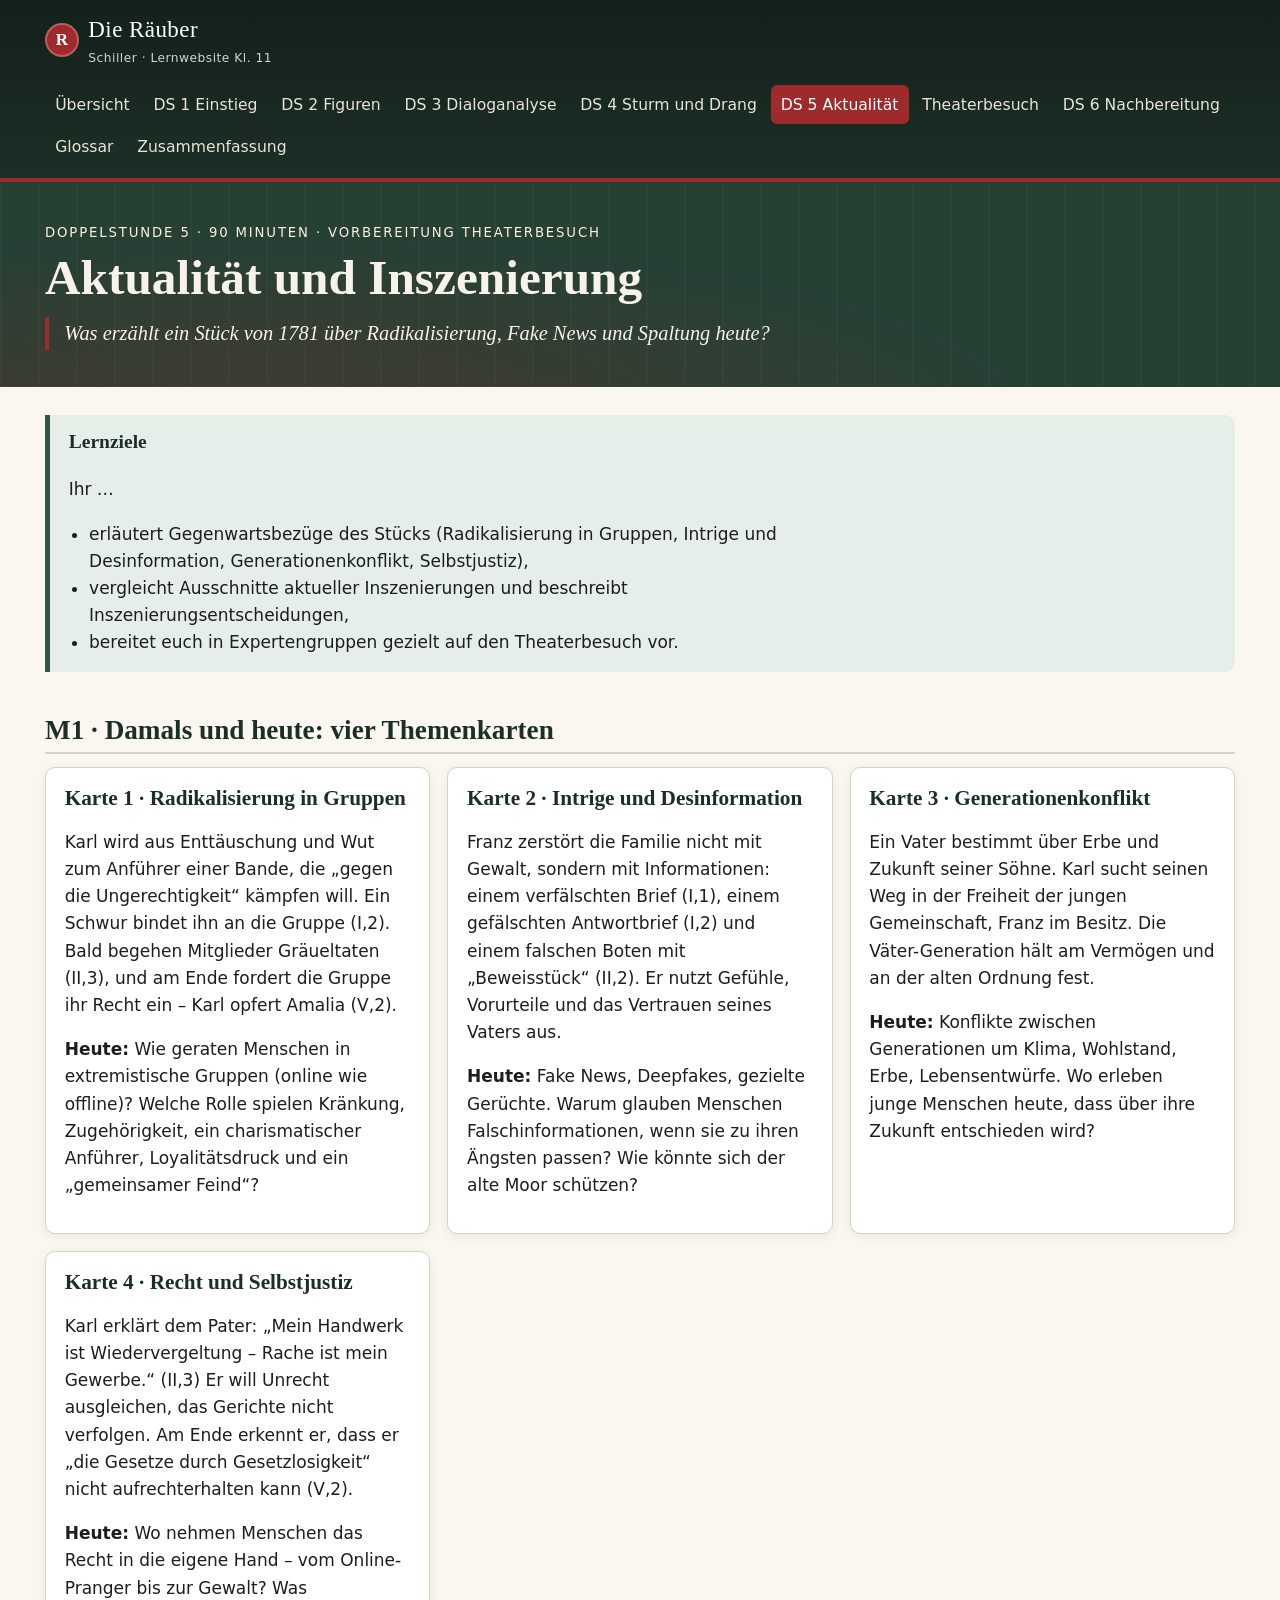
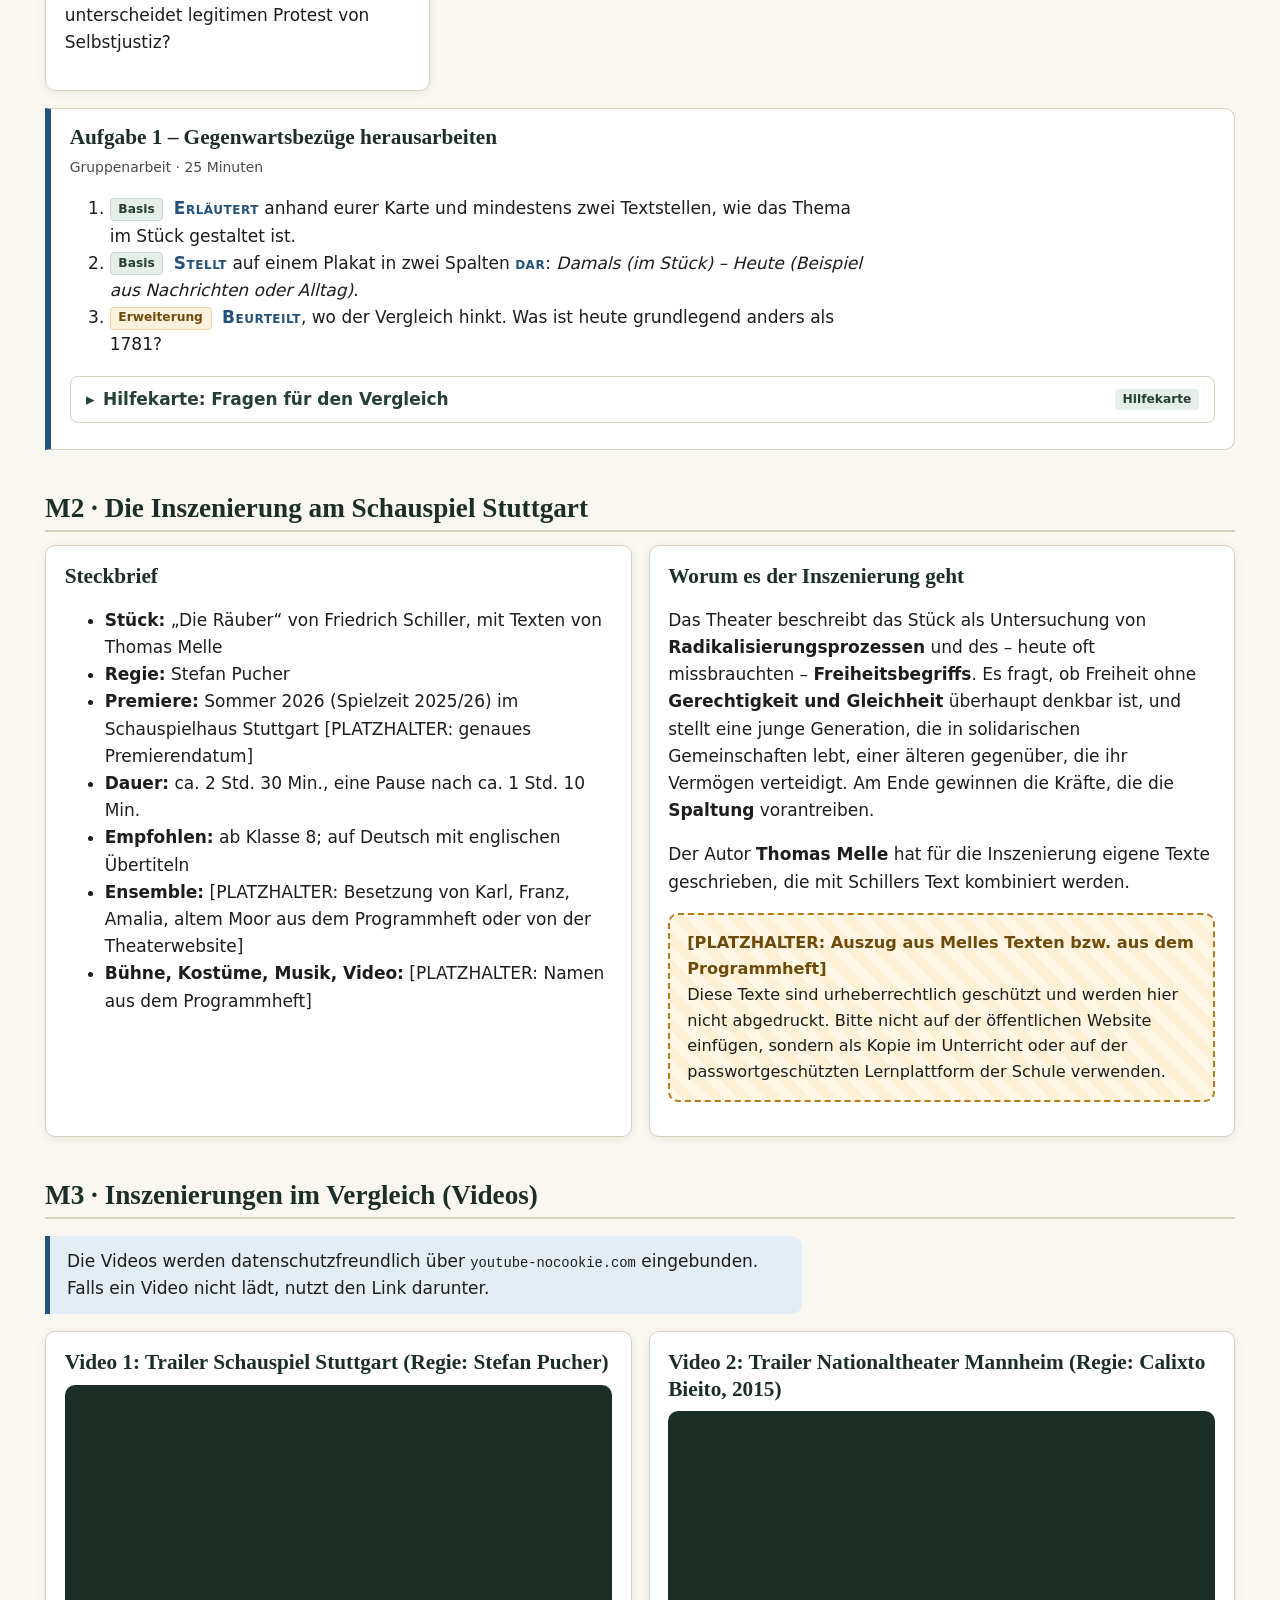
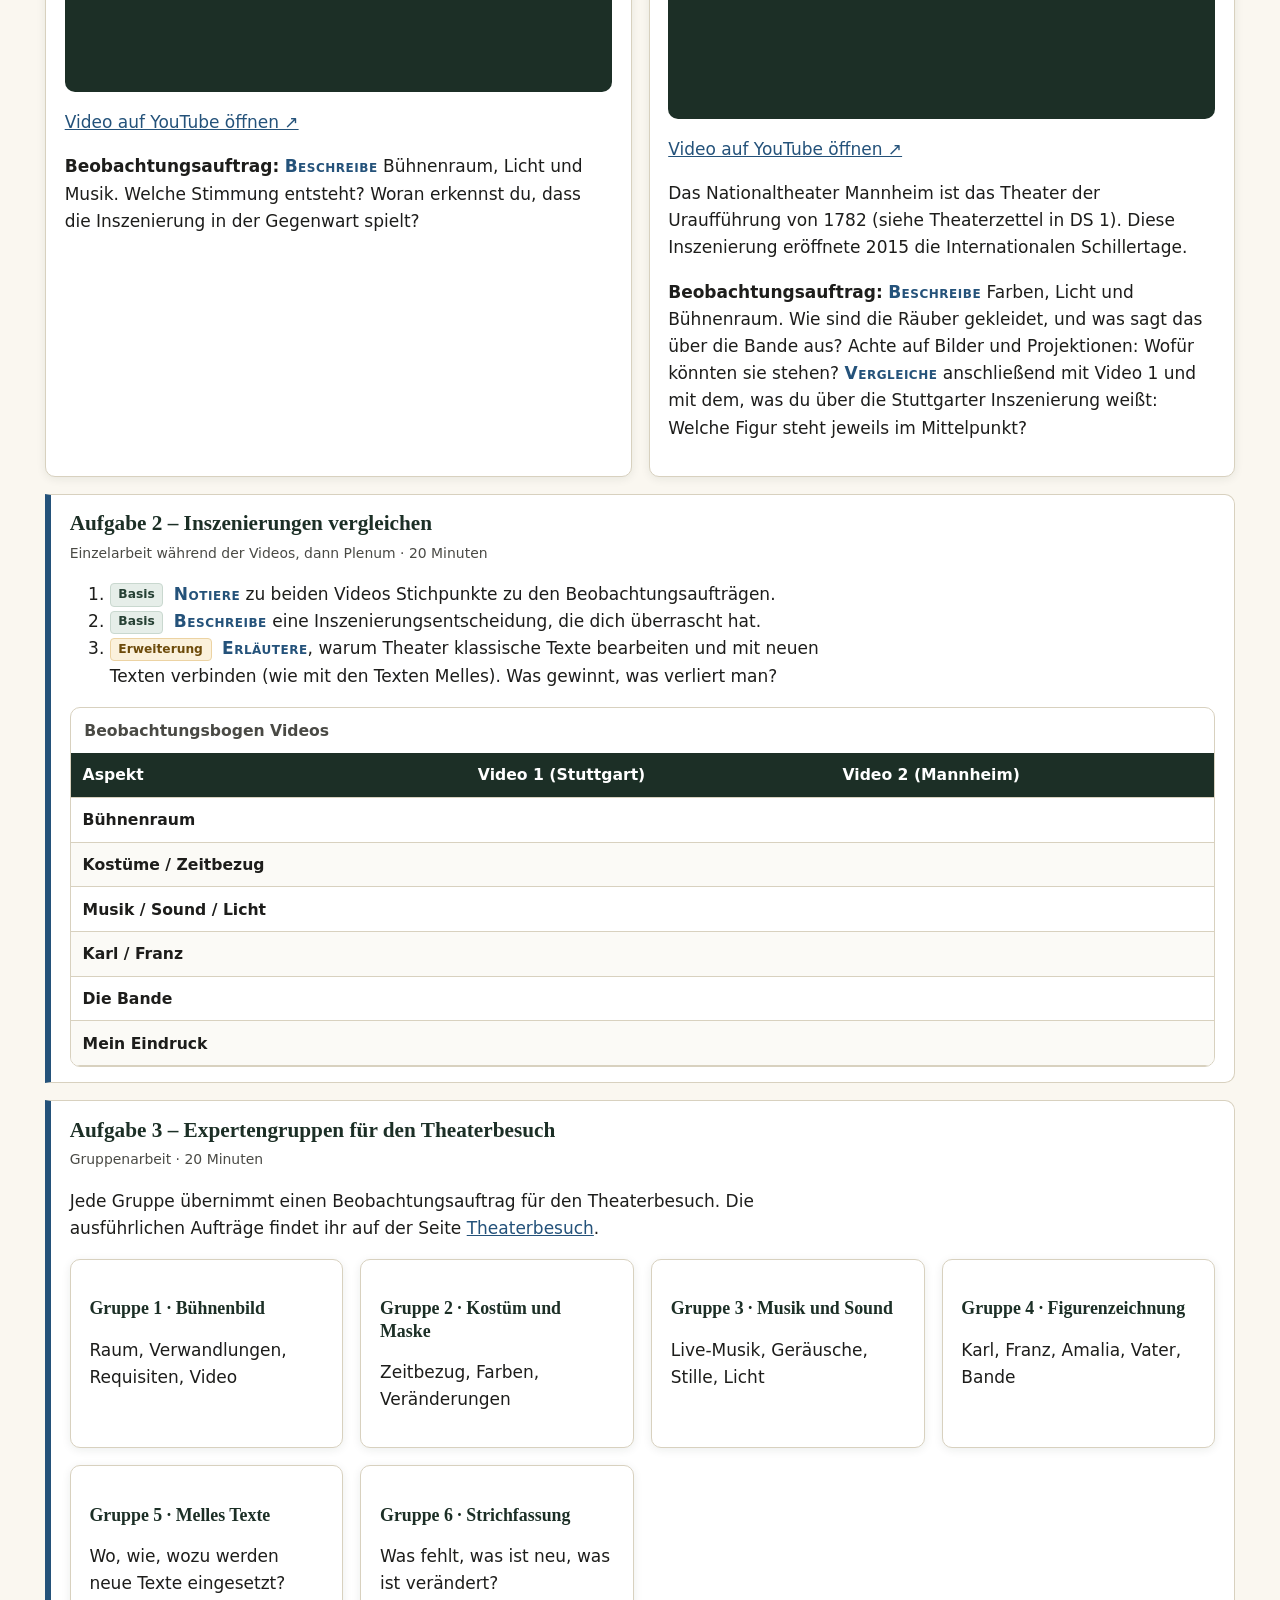
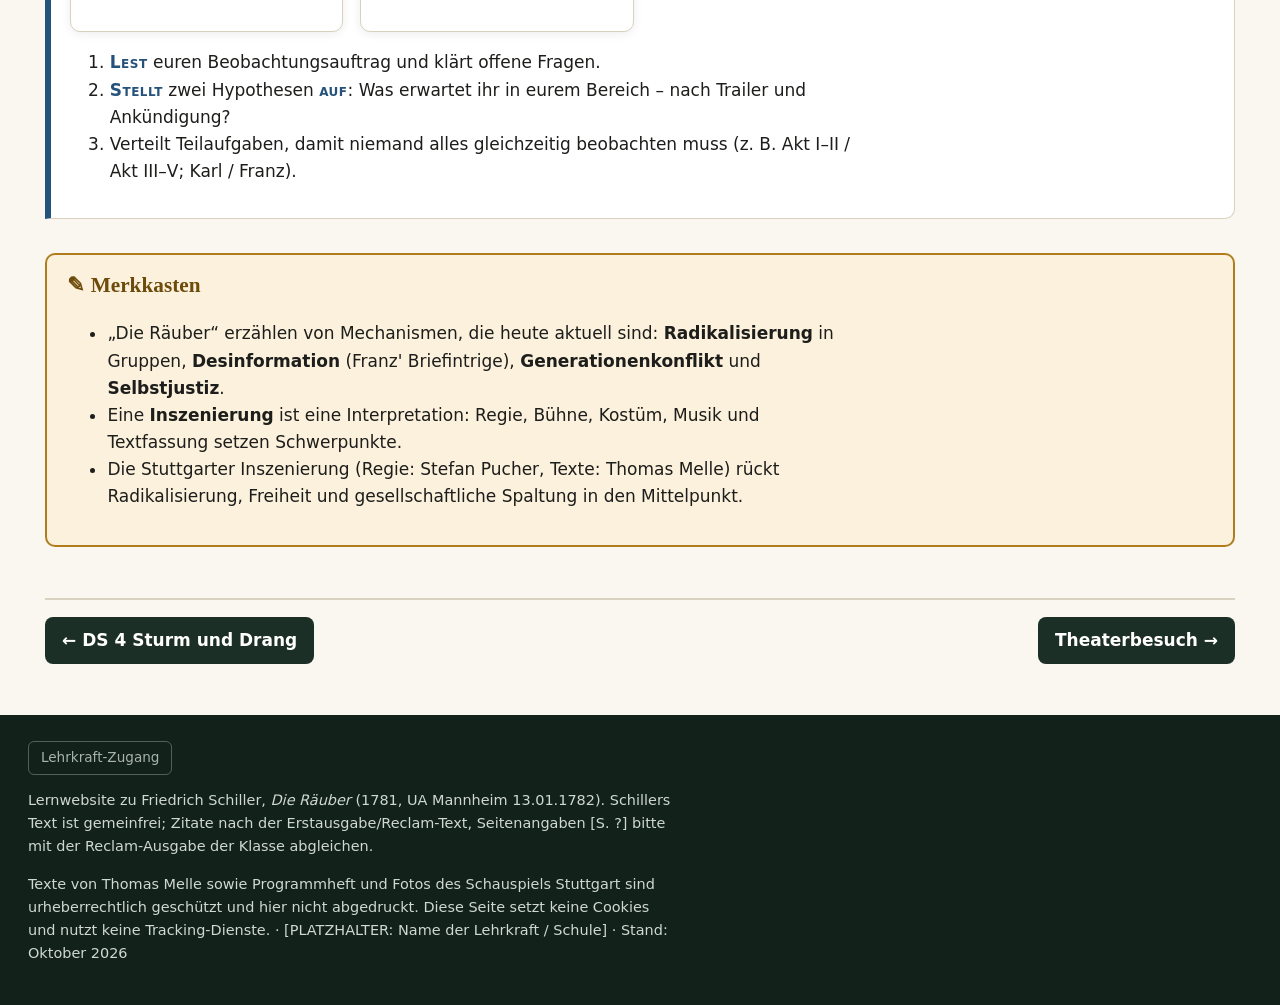
<file: ds5.html>
<!DOCTYPE html>
<html lang="de">
<head>
<meta charset="utf-8">
<meta name="viewport" content="width=device-width, initial-scale=1">
<title>DS 5 – Aktualität · Schiller: Die Räuber</title>
<meta name="description" content="Lernwebsite zu Friedrich Schillers „Die Räuber“ für die 11. Klasse (berufliches Gymnasium, Baden-Württemberg).">
<meta name="robots" content="noindex">
<link rel="icon" href="data:image/svg+xml,%3Csvg xmlns='http://www.w3.org/2000/svg' viewBox='0 0 32 32'%3E%3Ccircle cx='16' cy='16' r='15' fill='%239e2a2b'/%3E%3Ctext x='16' y='22' text-anchor='middle' font-family='Georgia' font-size='17' fill='%23fff'%3ER%3C/text%3E%3C/svg%3E">
<link rel="stylesheet" href="style.css">
</head>
<body>
<a class="skip-link" href="#inhalt">Zum Inhalt springen</a>
<header class="site-header">
  <div class="inner">
    <a class="brand" href="index.html"><span class="siegel" aria-hidden="true">R</span><span>Die Räuber<small>Schiller · Lernwebsite Kl. 11</small></span></a>
    <button class="lk-toggle" type="button" hidden aria-pressed="false" title="Blendet Verlaufspläne, Lösungen und Hinweise für die Lehrkraft ein">Lehrkraft-Ansicht: aus</button>
    <button class="nav-toggle" type="button" aria-expanded="false" aria-controls="hauptnav">Menü ☰</button>
    <nav class="main-nav" id="hauptnav" aria-label="Hauptnavigation">
      <ul>
        <li><a href="index.html">Übersicht</a></li>
        <li><a href="ds1.html">DS 1 Einstieg</a></li>
        <li><a href="ds2.html">DS 2 Figuren</a></li>
        <li><a href="ds3.html">DS 3 Dialoganalyse</a></li>
        <li><a href="ds4.html">DS 4 Sturm und Drang</a></li>
        <li><a href="ds5.html" aria-current="page">DS 5 Aktualität</a></li>
        <li><a href="theaterbesuch.html">Theaterbesuch</a></li>
        <li><a href="ds6.html">DS 6 Nachbereitung</a></li>
        <li><a href="glossar.html">Glossar</a></li>
        <li><a href="zusammenfassung.html">Zusammenfassung</a></li>
      </ul>
    </nav>
  </div>
</header>
<div class="hero">
  <div class="inner">
    <p class="kicker">Doppelstunde 5 · 90 Minuten · Vorbereitung Theaterbesuch</p>
    <h1>Aktualität und Inszenierung</h1>
    <p class="leitfrage">Was erzählt ein Stück von 1781 über Radikalisierung, Fake News und Spaltung heute?</p>
  </div>
</div>
<main id="inhalt">
<section class="lernziele" aria-labelledby="lz5">
  <h2 id="lz5">Lernziele</h2>
  <p>Ihr …</p>
  <ul>
    <li>erläutert Gegenwartsbezüge des Stücks (Radikalisierung in Gruppen, Intrige und Desinformation, Generationenkonflikt, Selbstjustiz),</li>
    <li>vergleicht Ausschnitte aktueller Inszenierungen und beschreibt Inszenierungsentscheidungen,</li>
    <li>bereitet euch in Expertengruppen gezielt auf den Theaterbesuch vor.</li>
  </ul>
</section>

<div class="lk-platz" data-n="0" hidden></div>

<h2 id="m1">M1 · Damals und heute: vier Themenkarten</h2>
<div class="grid grid-2">
  <section class="karte" aria-labelledby="t1">
    <h3 id="t1">Karte 1 · Radikalisierung in Gruppen</h3>
    <p>Karl wird aus Enttäuschung und Wut zum Anführer einer Bande, die „gegen die Ungerechtigkeit“ kämpfen will. Ein Schwur bindet ihn an die Gruppe (I,2). Bald begehen Mitglieder Gräueltaten (II,3), und am Ende fordert die Gruppe ihr Recht ein – Karl opfert Amalia (V,2).</p>
    <p><strong>Heute:</strong> Wie geraten Menschen in extremistische Gruppen (online wie offline)? Welche Rolle spielen Kränkung, Zugehörigkeit, ein charismatischer Anführer, Loyalitätsdruck und ein „gemeinsamer Feind“?</p>
  </section>
  <section class="karte" aria-labelledby="t2">
    <h3 id="t2">Karte 2 · Intrige und Desinformation</h3>
    <p>Franz zerstört die Familie nicht mit Gewalt, sondern mit Informationen: einem verfälschten Brief (I,1), einem gefälschten Antwortbrief (I,2) und einem falschen Boten mit „Beweisstück“ (II,2). Er nutzt Gefühle, Vorurteile und das Vertrauen seines Vaters aus.</p>
    <p><strong>Heute:</strong> Fake News, Deepfakes, gezielte Gerüchte. Warum glauben Menschen Falschinformationen, wenn sie zu ihren Ängsten passen? Wie könnte sich der alte Moor schützen?</p>
  </section>
  <section class="karte" aria-labelledby="t3">
    <h3 id="t3">Karte 3 · Generationenkonflikt</h3>
    <p>Ein Vater bestimmt über Erbe und Zukunft seiner Söhne. Karl sucht seinen Weg in der Freiheit der jungen Gemeinschaft, Franz im Besitz. Die Väter-Generation hält am Vermögen und an der alten Ordnung fest.</p>
    <p><strong>Heute:</strong> Konflikte zwischen Generationen um Klima, Wohlstand, Erbe, Lebensentwürfe. Wo erleben junge Menschen heute, dass über ihre Zukunft entschieden wird?</p>
  </section>
  <section class="karte" aria-labelledby="t4">
    <h3 id="t4">Karte 4 · Recht und Selbstjustiz</h3>
    <p>Karl erklärt dem Pater: „Mein Handwerk ist Wiedervergeltung – Rache ist mein Gewerbe.“ (II,3) Er will Unrecht ausgleichen, das Gerichte nicht verfolgen. Am Ende erkennt er, dass er „die Gesetze durch Gesetzlosigkeit“ nicht aufrechterhalten kann (V,2).</p>
    <p><strong>Heute:</strong> Wo nehmen Menschen das Recht in die eigene Hand – vom Online-Pranger bis zur Gewalt? Was unterscheidet legitimen Protest von Selbstjustiz?</p>
  </section>
</div>

<section class="aufgabe" aria-labelledby="a5-1">
  <h3 id="a5-1">Aufgabe 1 – Gegenwartsbezüge herausarbeiten</h3>
  <p class="meta">Gruppenarbeit · 25 Minuten</p>
  <ol>
    <li><span class="niveau basis">Basis</span> <span class="op">Erläutert</span> anhand eurer Karte und mindestens zwei Textstellen, wie das Thema im Stück gestaltet ist.</li>
    <li><span class="niveau basis">Basis</span> <span class="op">Stellt</span> auf einem Plakat in zwei Spalten <span class="op">dar</span>: <em>Damals (im Stück) – Heute (Beispiel aus Nachrichten oder Alltag)</em>.</li>
    <li><span class="niveau erw">Erweiterung</span> <span class="op">Beurteilt</span>, wo der Vergleich hinkt. Was ist heute grundlegend anders als 1781?</li>
  </ol>
  <details class="hilfe">
    <summary>Hilfekarte: Fragen für den Vergleich</summary>
    <div class="inhalt">
      <p>Wer hat die Macht? Wer verbreitet Informationen, wer kontrolliert sie? Welche Rolle spielen Medien (Brief – Smartphone)? Gibt es heute einen Rechtsstaat, an den man sich wenden kann? Wie schnell verbreiten sich Gerüchte damals und heute?</p>
    </div>
  </details>
  <div class="lk-platz" data-n="1" hidden></div>
</section>

<h2 id="m2">M2 · Die Inszenierung am Schauspiel Stuttgart</h2>
<div class="grid grid-2">
  <div class="karte">
    <h3>Steckbrief</h3>
    <ul>
      <li><strong>Stück:</strong> „Die Räuber“ von Friedrich Schiller, mit Texten von Thomas Melle</li>
      <li><strong>Regie:</strong> Stefan Pucher</li>
      <li><strong>Premiere:</strong> Sommer 2026 (Spielzeit 2025/26) im Schauspielhaus Stuttgart [PLATZHALTER: genaues Premierendatum]</li>
      <li><strong>Dauer:</strong> ca. 2 Std. 30 Min., eine Pause nach ca. 1 Std. 10 Min.</li>
      <li><strong>Empfohlen:</strong> ab Klasse 8; auf Deutsch mit englischen Übertiteln</li>
      <li><strong>Ensemble:</strong> [PLATZHALTER: Besetzung von Karl, Franz, Amalia, altem Moor aus dem Programmheft oder von der Theaterwebsite]</li>
      <li><strong>Bühne, Kostüme, Musik, Video:</strong> [PLATZHALTER: Namen aus dem Programmheft]</li>
    </ul>
  </div>
  <div class="karte">
    <h3>Worum es der Inszenierung geht</h3>
    <p>Das Theater beschreibt das Stück als Untersuchung von <strong>Radikalisierungsprozessen</strong> und des – heute oft missbrauchten – <strong>Freiheitsbegriffs</strong>. Es fragt, ob Freiheit ohne <strong>Gerechtigkeit und Gleichheit</strong> überhaupt denkbar ist, und stellt eine junge Generation, die in solidarischen Gemeinschaften lebt, einer älteren gegenüber, die ihr Vermögen verteidigt. Am Ende gewinnen die Kräfte, die die <strong>Spaltung</strong> vorantreiben.</p>
    <p>Der Autor <strong>Thomas Melle</strong> hat für die Inszenierung eigene Texte geschrieben, die mit Schillers Text kombiniert werden.</p>
    <div class="platzhalter">
      <strong>[PLATZHALTER: Auszug aus Melles Texten bzw. aus dem Programmheft]</strong><br>
      Diese Texte sind urheberrechtlich geschützt und werden hier nicht abgedruckt. Bitte nicht auf der öffentlichen Website einfügen, sondern als Kopie im Unterricht oder auf der passwortgeschützten Lernplattform der Schule verwenden.
    </div>
  </div>
</div>
<div class="lk-platz" data-n="2" hidden></div>

<h2 id="m3">M3 · Inszenierungen im Vergleich (Videos)</h2>
<p class="hinweis">Die Videos werden datenschutzfreundlich über <code>youtube-nocookie.com</code> eingebunden. Falls ein Video nicht lädt, nutzt den Link darunter.</p>

<div class="grid grid-2">
  <div class="karte">
    <h3>Video 1: Trailer Schauspiel Stuttgart (Regie: Stefan Pucher)</h3>
    <div class="video"><iframe src="https://www.youtube-nocookie.com/embed/acHB5W-ZfSs" title="Trailer Die Räuber, Schauspiel Stuttgart, Regie Stefan Pucher" loading="lazy" allow="encrypted-media; picture-in-picture" allowfullscreen></iframe></div>
    <p><a href="https://www.youtube.com/watch?v=acHB5W-ZfSs" target="_blank" rel="noopener">Video auf YouTube öffnen ↗</a></p>
    <p><strong>Beobachtungsauftrag:</strong> <span class="op">Beschreibe</span> Bühnenraum, Licht und Musik. Welche Stimmung entsteht? Woran erkennst du, dass die Inszenierung in der Gegenwart spielt?</p>
  </div>
  <div class="karte">
    <h3>Video 2: Trailer Nationaltheater Mannheim (Regie: Calixto Bieito, 2015)</h3>
    <div class="video"><iframe src="https://www.youtube-nocookie.com/embed/dR2Tkys0oYc" title="Trailer Die Räuber, Nationaltheater Mannheim, Regie Calixto Bieito" loading="lazy" allow="encrypted-media; picture-in-picture" allowfullscreen></iframe></div>
    <p><a href="https://www.youtube.com/watch?v=dR2Tkys0oYc" target="_blank" rel="noopener">Video auf YouTube öffnen ↗</a></p>
    <p>Das Nationaltheater Mannheim ist das Theater der Uraufführung von 1782 (siehe Theaterzettel in DS 1). Diese Inszenierung eröffnete 2015 die Internationalen Schillertage.</p>
    <p><strong>Beobachtungsauftrag:</strong> <span class="op">Beschreibe</span> Farben, Licht und Bühnenraum. Wie sind die Räuber gekleidet, und was sagt das über die Bande aus? Achte auf Bilder und Projektionen: Wofür könnten sie stehen? <span class="op">Vergleiche</span> anschließend mit Video 1 und mit dem, was du über die Stuttgarter Inszenierung weißt: Welche Figur steht jeweils im Mittelpunkt?</p>
    <div class="lk-platz" data-n="3" hidden></div>
  </div>
</div>

<section class="aufgabe" aria-labelledby="a5-2">
  <h3 id="a5-2">Aufgabe 2 – Inszenierungen vergleichen</h3>
  <p class="meta">Einzelarbeit während der Videos, dann Plenum · 20 Minuten</p>
  <ol>
    <li><span class="niveau basis">Basis</span> <span class="op">Notiere</span> zu beiden Videos Stichpunkte zu den Beobachtungsaufträgen.</li>
    <li><span class="niveau basis">Basis</span> <span class="op">Beschreibe</span> eine Inszenierungsentscheidung, die dich überrascht hat.</li>
    <li><span class="niveau erw">Erweiterung</span> <span class="op">Erläutere</span>, warum Theater klassische Texte bearbeiten und mit neuen Texten verbinden (wie mit den Texten Melles). Was gewinnt, was verliert man?</li>
  </ol>
  <div class="tabelle-wrap">
    <table>
      <caption>Beobachtungsbogen Videos</caption>
      <thead><tr><th scope="col">Aspekt</th><th scope="col">Video 1 (Stuttgart)</th><th scope="col">Video 2 (Mannheim)</th></tr></thead>
      <tbody>
        <tr><th scope="row">Bühnenraum</th><td></td><td></td></tr>
        <tr><th scope="row">Kostüme / Zeitbezug</th><td></td><td></td></tr>
        <tr><th scope="row">Musik / Sound / Licht</th><td></td><td></td></tr>
        <tr><th scope="row">Karl / Franz</th><td></td><td></td></tr>
        <tr><th scope="row">Die Bande</th><td></td><td></td></tr>
        <tr><th scope="row">Mein Eindruck</th><td></td><td></td></tr>
      </tbody>
    </table>
  </div>
</section>

<section class="aufgabe" aria-labelledby="a5-3">
  <h3 id="a5-3">Aufgabe 3 – Expertengruppen für den Theaterbesuch</h3>
  <p class="meta">Gruppenarbeit · 20 Minuten</p>
  <p>Jede Gruppe übernimmt einen Beobachtungsauftrag für den Theaterbesuch. Die ausführlichen Aufträge findet ihr auf der Seite <a href="theaterbesuch.html#auftraege">Theaterbesuch</a>.</p>
  <div class="grid grid-3">
    <div class="karte"><h4>Gruppe 1 · Bühnenbild</h4><p>Raum, Verwandlungen, Requisiten, Video</p></div>
    <div class="karte"><h4>Gruppe 2 · Kostüm und Maske</h4><p>Zeitbezug, Farben, Veränderungen</p></div>
    <div class="karte"><h4>Gruppe 3 · Musik und Sound</h4><p>Live-Musik, Geräusche, Stille, Licht</p></div>
    <div class="karte"><h4>Gruppe 4 · Figurenzeichnung</h4><p>Karl, Franz, Amalia, Vater, Bande</p></div>
    <div class="karte"><h4>Gruppe 5 · Melles Texte</h4><p>Wo, wie, wozu werden neue Texte eingesetzt?</p></div>
    <div class="karte"><h4>Gruppe 6 · Strichfassung</h4><p>Was fehlt, was ist neu, was ist verändert?</p></div>
  </div>
  <ol>
    <li><span class="op">Lest</span> euren Beobachtungsauftrag und klärt offene Fragen.</li>
    <li><span class="op">Stellt</span> zwei Hypothesen <span class="op">auf</span>: Was erwartet ihr in eurem Bereich – nach Trailer und Ankündigung?</li>
    <li>Verteilt Teilaufgaben, damit niemand alles gleichzeitig beobachten muss (z. B. Akt I–II / Akt III–V; Karl / Franz).</li>
  </ol>
</section>

<section class="merkkasten" aria-labelledby="mk5">
  <h2 id="mk5">Merkkasten</h2>
  <ul>
    <li>„Die Räuber“ erzählen von Mechanismen, die heute aktuell sind: <strong>Radikalisierung</strong> in Gruppen, <strong>Desinformation</strong> (Franz' Briefintrige), <strong>Generationenkonflikt</strong> und <strong>Selbstjustiz</strong>.</li>
    <li>Eine <strong>Inszenierung</strong> ist eine Interpretation: Regie, Bühne, Kostüm, Musik und Textfassung setzen Schwerpunkte.</li>
    <li>Die Stuttgarter Inszenierung (Regie: Stefan Pucher, Texte: Thomas Melle) rückt Radikalisierung, Freiheit und gesellschaftliche Spaltung in den Mittelpunkt.</li>
  </ul>
</section>

<nav class="pager" aria-label="Blättern">
  <a href="ds4.html" rel="prev">← DS 4 Sturm und Drang</a>
  <a href="theaterbesuch.html" rel="next">Theaterbesuch →</a>
</nav>
</main>
<footer class="site-footer">
  <div class="inner">
    <p class="lk-zugang no-print"><button type="button" class="lk-login">Lehrkraft-Zugang</button></p>
    <p>Lernwebsite zu Friedrich Schiller, <i>Die Räuber</i> (1781, UA Mannheim 13.01.1782). Schillers Text ist gemeinfrei; Zitate nach der Erstausgabe/Reclam-Text, Seitenangaben [S. ?] bitte mit der Reclam-Ausgabe der Klasse abgleichen.</p>
    <p>Texte von Thomas Melle sowie Programmheft und Fotos des Schauspiels Stuttgart sind urheberrechtlich geschützt und hier nicht abgedruckt. Diese Seite setzt keine Cookies und nutzt keine Tracking-Dienste. · [PLATZHALTER: Name der Lehrkraft / Schule] · Stand: Oktober 2026</p>
  </div>
</footer>
<script type="application/json" id="lk-daten">{"v": 1, "iv": "RpsBBYw+vqZ9KfAn", "ct": "v9vj5pUG07CKOpClCpU4UvrkzZumleVHdNxVoJ17KFht/TBPriDJc21x1xxh7/oeYO7UlkwdAfL2X89zZqnuHqXbITa9G5pPiCeDmMHldscB1GoCJws+ccAx4S2uewJYHQLAI9miKz0OApod18HHjz31+VDAIob2Y26oQBqMQbCILqNgfM3puQ2sldN3GF5Al7yTkMdYCZLbLl7UHxPze2KZPqgnZtGRPD83jY/[base64]/y1n4MDT9WY5SA2gWe2bFOax8Z1Me/hnRsPsJdy0qEBEN/KpOHLfTq40AZQ7aCANZPaRdvjVvql0rIWGYCL/kUKAqlx2dOLZDdeK4hHiQCaSF/9H4aOaUUIUGLTb8ke6nJgLUv1dvwZtdHOxDo0QuAF+guWmQraQTOwlRUhLyVaa2l4eDiOaCsHx4WDv38xwX5XX3o6ufOaSXNGHIQ7aeNy3+hFsszq9bj1Ya8Jd38RdSvw41RZJ1YRYKRIbiO4nOjBcGVm/YUCHkSCU6Zx69uzsA4ozwO4G2LKzO5A9CEVlfrweE+ZpPYLGBE8ytd/hrFvwBz5VGBwpCl0WHp2+Ey6AtorW0sWQOpD0qJUQ3eL1WqZNDN0gd6fpgQquoho/0yKe68aCL+GaEXBa1bihNrtlj8CxtIFuF/Js/pVO2hJlYezZRUy0pgz+WExu2aqqzDYnajHEe52XV8LR3e47pUbc+lsIR76D5vCvRyomH34wGjE/6itV6pePQLNbYFKnX7gi7oOrfF0PpEO7FWZ33r7rGgTtOrTQcoLe3gILxptJVWYz/Zslxh4cqFE1PXZU3Q9vQl/m0NPKNGbtCulLgXp6ChR4QRZOtLalv4P2HpYTT+a8D4WA2FKV4aKV7j0Sir0OJ0r1gJYMURdSuzPa3NUZVW7rRpP1J9NNcYPLntz1igTj0u73L9gx+54p7SASNjEqZAUmrbZ/IWPh0E6pbssqpD1PPHvCsOlfTxhG4rL3yGuyBNiKhheYgGLp/qey8OkCnHqDcR3w4PrMTJ030L9J7phl9FswKrI2uYKp+GbxJxOYVkoSkKGB5RZaMVrQKBKf4cvOOujQCEn2xoxsaHKR6qWF9oRQA4+OA4wPkWcdG7uondASu1wfPKMsC/Mo2IksPaVTe2I3fxkAHzljxJn5oP9fzQre6d1DAP+FRHviJxHMm57bnKmbjnbR9jmU7rFD5dceArTeVi1fcNpTFJjxmUdiBGXbDpVhwdHr18+DBdyEMGa66VPkNA8SNEkf+poeN2oN+Fc2sXKmT3L9MPIDM9sod/gUzHJ/BzDVhrFxohKbvxZ0jRy/Av3FK8O2+FzKP8kS5kqX6XLNL5fUpcuLd1sfR3GTS28SJ+20x3GQ3Ess8LlroqdjP1lLDxCoVMI6w9Rio9XGdFlCVubQyXmwXj2oqxHxOp6R6X6xkMKZ/vZvA3LpoIMjCW0dvguuvwVTjQc7w06Ptcf4d/6uoM+4nkgWC/Bif8KOQT8zUI13JyiRQyM8Hs+XITcnMbbMkzLbgdRFVXNJ5TQAxXeolubf+IWbqJNrqCblEW2n/sUgaTwyn86Ri9Xr3wNgcr8O8Vfxg90KFzIgBOaTgi4TCJt6rRCJY3rJYqWLq8XYXC1X3rYCE0SS/O5BPU5lyOI3gZ9SvZD6CONIiqF6PR3BWMUmenoB+3DGU2s7qgjGKT4HOaS5ArrAQQiSj3U2HrU0iazc93UYECqZCOWM2xgxWskU8JeA/18koYI9oA4/2hQa9qT/Wc5SfsgGu0Vmq3Yr30yWImAZv1S+476kOXZupODgcPtaX3zVo71C5FUpSfpnyfFAfw2bVQ4iJPtqYJXetMqbD/2Q6m6WxyFYVtBAANu9rPc0Bz4Ola6ltNR6bD/fLZQM1u3SZwq8rZX+2wuhw1dlj9EqYf0V06OceJCZl0JZO/QsodEd9/ib6vOkryWNK9B/Mcnt444EEZXzCZPxfxnKH4xqvf0R+0hHUYbTJqJX7kKwGqHT+trC9X71Z8iyEZ3BnMDfDoyZlHElzS97Dq61w8kJuWTJ7MtyPn/UxmmlVBaVdcKWkJg5bf7rsn6Hxy0V9mxPBhGmWvPi5kwfd8MN/Y4CNts+w5wWpo3wIB/fmVEDbDHzPtm17E13jOvjtGEsbLiMVH89MovgFtkfZMS8jzGww8S/DmMfwQkOQ8OWIaaB9U8IefqltFFXs/z1TsuokVNO2ucsxrBo5JV3TUd/TaKR5Sc00LGMVEj5mInPtbUmdBOGvb2AdlZI4h1B5brzZMAH7P4kbYMRr5DYDGUfU6hnuQ2mo++BpbqApO9zZkl6h8jmEs26ndHqyLkJDUCk3AIL23kksRqxfJTI+/AWITUgHXkGxaOalt1rdj1gnIWD2IoSaT1qmDjuAM+ncAWk+kTC2A7T8JOMl/hpuJm3BkU1T+kyiLNLk42TiOf8JLpHHRJib3Wf477W6aNN81I7Q886+eQ9j5cnXAdCM4MdnPjj/Unvuwhi5Yl5La5bXn919Ncdb7uIUrUYMeg30VjuI/MSSz5LVSxAdPNU8l3dzcffEEprdpNxV1bzq4FGHr2Ydy5xmhtXXDZ8i/CCXrb8xHHzqscfw/bfX24+q8SajDIlG28BUJZsafJzTnjlc48O6n59TG0Dj+z1nmhyTE+6Cr7KA35/jAbgHgGcPKdJ24sc5dSM7cRGVEdhyfqDnCcL6120Zon6t/yfut3VlbnHmMt5wHOpvqoL008CMBSsYzRVVaQbbyn3iWPfu95I4+Oyn0kO8hOevdDKRRmRrXdrJsQju+Rrxn7f9ClpK8C/MDt2e6MsD7YPopUv0QbN9wA7sojKI8PqGBTYJwMYi5EkRY0PM9vg/OnIb4Sh+dF56FHuVwsBgEEyQ8gZ/HgINmp9YvPgfTADCcMXYYAfFgHnKQm2VEkiP90hN8QE9FWrtsdqkmiZAhyY1NbIopO/tzwz4x43kerlbELiq3o2Dy26hv86W6r0WOnw96sEkXQKQXIqjs5JwCjeUdy4Ox+u/wJ2auYWpPN2jnpcADpz6MSNOuuOzJmjJhUHeS66cxeglKabijiLymz33k/TxZUy2Sc56BueC7Bqf/+qRSJi50bVisbQNxQQxtAUtdgsn5BlLUpyECKiJRxUSUDlXkTK3Ec8RwEGp4I35XpLyaeHnjMQya+2b6f8pt+Oehk3AKvDof2aYipDB4qsWCO9QOVedxVnZ2pCCVK9+T9GJgWGY+sFwpoMm0SlIRXBPm1ueIZB4J/bbmwnJE5WAHzXd8OqbkidGkiILgTAJUIEyHq6oPFaeaMtKaItiklPrr9D+Z4AMWJORoI/+LLDX3hCxuXeVDCh6FiXLtNvEHDIWVAvsPZPCb5+8i20A4IePkxBls1u4dkqzFZUhc2s9ez95DyFI8UcoFfO3aQ7NIfIixDzQg6YvFLyI7tWuEtQZg19PJJvp4Z3NoQ+Gdfk8pTycVlkrcDGcdfrLmVFtmUDNtR0iEGSKKWcaY/9OS+oH3WWMUE8c8Tlg/ERJ89z9RPocqMTGwDDLCcLXvD7oJfmFA9N3mf5/yOWS6rK+sTKXnUC+CdII/n40nw0sfm4ZE1tmL4gS4yWSA5xEnQKC0DkLnvy7wPvNeQGzJ4hnjf1CtEaF1aQYdIaQnNf7eheIXj7EH2ZgsBmvQAe/fx+2vejDYajye1ufgq/Hhtbb+tGEhXEogwZRuRDllKihy8EXG7Bgr+9uvT8rDPsLk4fvAMriTklLP63hta63nBewpcxzWmMaij1kKT9L1CmnjZWQYhYgraiFWRfyt/S9E6vNmMPis4LGYsKma3n9rF/P/wxim4XmpZMqXyrdbop8XUDLos8bAkJgWDFa0A5jr7j9IA/H5LXke1U61Z9Dii/0P8ttYkMjMf7BLBItyGRDC5eQx7wyijb67q65nZpa0ZnBnjmy6fnJ+Nsi9GETrYpJamPw4shrAKoNXt2M1k2LSOjP9Ez5c2WkKNDxEzwvNEUByLkhIAUXr1QsoxxnS0Pm8vRDc1EnLaGGwKoX/UZyHCPUqimXtr8qOomSQp3YdjihD+WwT3CnQgixDLpxcAMY+W9iVcXuTkVQBM3DGaLKMMDEbDcOimuv3qcMMH5s2IFSYGWgdkU8i3flVz6eoTkSZQMPacrRYBHGQs0aGqY104e/IHLOH3ADDe/T2h+UcaMMfI7f0RRAr4/rEU4ak5/F1SmtcDnm5zFopHBxcF3+sOsNMeyVuGPKcqifENxSRjiCPorU9V4epPR7wrl0SryS1nsnKmElkhLYsxyQH1e0GEZ2Gt2lkQFNowXXIHZ+l1Ow7o8MM12lLklzLYGuGU1FYm5bHd7x1T/msdTC30j/krw1kHAP1/wGkqcLS7EVeSvA+NA2OgR8q7YvTt+3LXf/8SbotexqNI1PmkQafsAFU8AHf0ajsFpYZ28TPj1DwYlfLnWKpG7+VHhVm32094Uyf8q6NO3e119UrJVhzO/GHqT9+4q0XE/VgyP3xBSPunCWgYPjKD2hXkFbx3+xuNtzgEGtmgOQ4SysNFckGETBM0LwalHVb9lk4BDPSDfeYi+Ce/ZUyfhcwT/[base64]/P09RlxW1gjiGJKkC9KurjKz1B2/fTTtxvzMq7291WxRs4N54bTxR43XcH1tojMlyokRi9ESfNehbE9p30LdBEk5NHv38ZtT7fOPOVqaVE6W0js8tyGN+uapWcSunRxF4LSfNcBu9RuBVdUgIpUdsLpY6JwvutordFx5SKgNU6NBvVpGRWa5jzTpxfpLrI0rlssxWuTslV2Y/MTEYt2+bynEw0qZz3reEfDoQd8JIq3vaSLwK0quyfTHrWbd1z2GVjEhP0vUJYfWXMTFarj/7PZL1ch6bdyDSpxix0Xvhj+FuQpHB6H1qX9wAchqXQFadhM1H+nwoB8RjHA/alzafkqxrrv2o3e5tC4ZHFXbVFl1HhOrPzQruqyG4BG57jtdyjO+7WZQKDuni7l7ybiH1jUk5R6BClWAI8I5ZZDCNci/kITG/+JazGGqhlwV6QMqv8GaRoX8DT7cZ8PsUbJ5wi884qpKpSwpTKh/uRPmg3UeeMUBuZToHT98gUx/utmaf28CEeobo0QATZ1XiIiLZFdGkDY5Dyl9m6ZYM/bE4MSTxRlU7TcfowTXIwamj+3PWBlFawbLI19VLDKI8Jze6YTa1/CAsG4bdS7YjwcHWsAyME3jTkIxxEvWuMzojubUu0vT8Q8VxsgvYyjNV2xY7PLbiJpD/LlX9DedGqargR+GYqhwKqEjPGYCcksYaR6QRXN20fVVzQVA++WG6IErCIyGSUptyjnn+G9/veNELm5p3YL0hOb+yE1SElE8x/[base64]/lXcOL1S8hzc+WMUtWKzayFiMj/FlHGFtGaeqIa/QkWKlKmjRFjDtRUSUbjrChiAAiUD0DDgj8TmtOrBgok8Mtn2IX2Pzy42AoQBddy5n/YpUGRjwtlGcxibPr1NI7jvLAyZRti++Y0J5n6tmW5/mfFC/hoAwL9iwK4C+zkvv5AJEX6SPRKFRhtGi/lxgy8d2qga6dmuJXui4h8LUE1ZyxHq9606spybrZm2iHs/Nvw1dVSbLMGTwgl3zx6jqrjRX5I+viDeGV+8yn+5yfhF/FtJ7p8m+u5f+BEPXbK+VWomg1sRMy0vhMCvRrG7vohc9WeD5DnZcrzBpGBWTiCjjTw5WhDyUd6BK7dEMYHeQOFVCuuRZgqLZOQCRtWaTc2LdM8UT9TQxnKfwd8gKh6vEzRFDxMit3iydH2/1+pKknHQv59wtQxfGR0DYQ7/onwXZiaobDEszb5tAb96FcUgXKTVfvEyAhG1/49lCV1r2B4zhHP2ZNlkuQpJL/jHW4/PN466tP5Jfqa95GGFbUKwZSgDRBt3MGvDnSX4fRi6IxLjkoSuxvmk5niRgMMMO7+Rrg3LLr9FGHH/r+4U+oCs7CgOMBqJD2kxBR5HSq26fz3db/Vyxhcjb8UIKctnfC5WnfKA7ibOjd6JC/OEM+h7uB9+9WwfFsmV7jMPQaiAIuNu+gXGRxE+bhE89oTNB30aj+t8O2PBwVg7b0ZcskYHG9qE44lK4IJpOeKk3k/+jbUkIGePQ1BLx4H6IRx7zOQhs5ZYeEHCEPqaUzWRxIZZ3DPH0V75LNtkHML/ITjJCyrhZUvnCsyK4m6Z4Bt/47bBh2qSAp9dde8Kp4OYAPiMZ+QHsNMF2dLov8e90Y73bl6WgOyMblSm9+5HXus0dZkjCBQm4jePkp+J8jTbqBnbrXrpH5pS/MTR43mQq5qZx+hTILtxvVr1vZ06pQIrT3Vmm9OVy51p8QfMXQFXPmFTzhWumDCvRHxamV5L98RpwDTa7G/7zPl5rkERY="}</script>
<script src="script.js"></script>
</body>
</html>
</file>
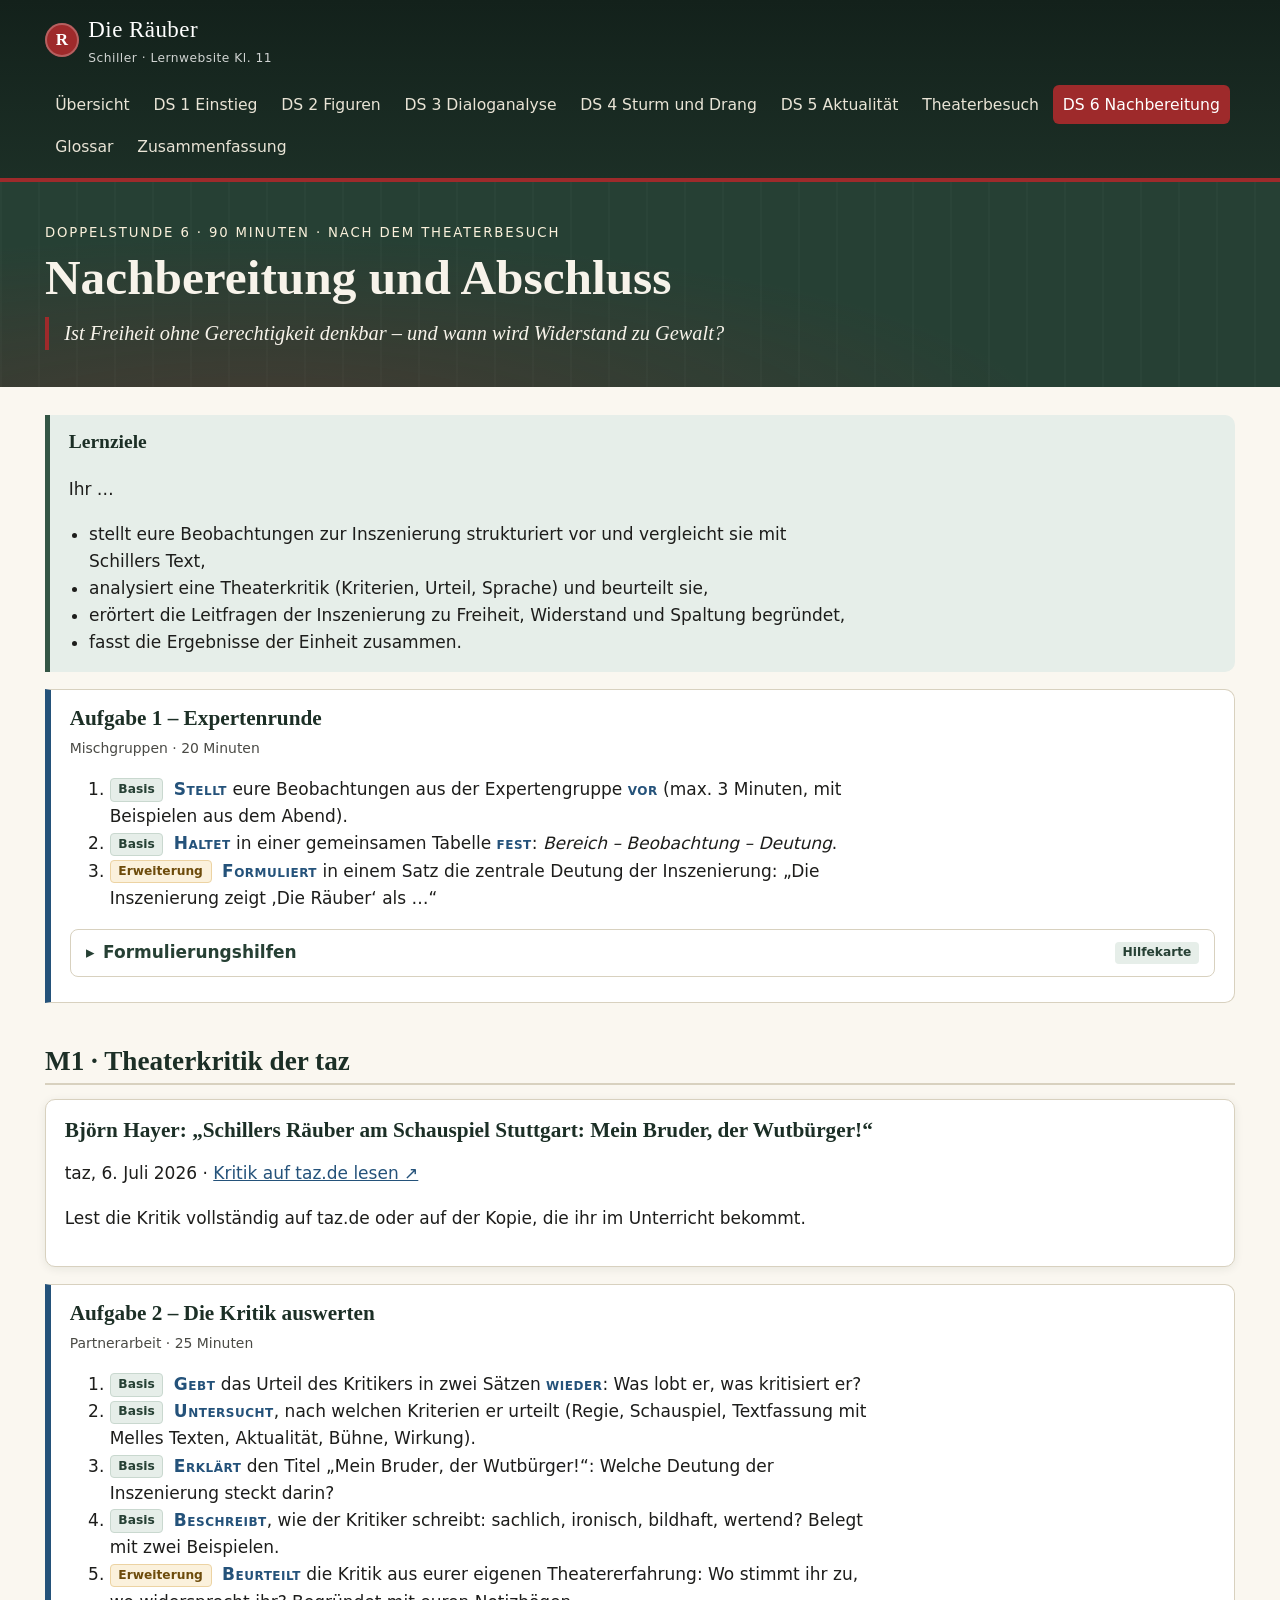
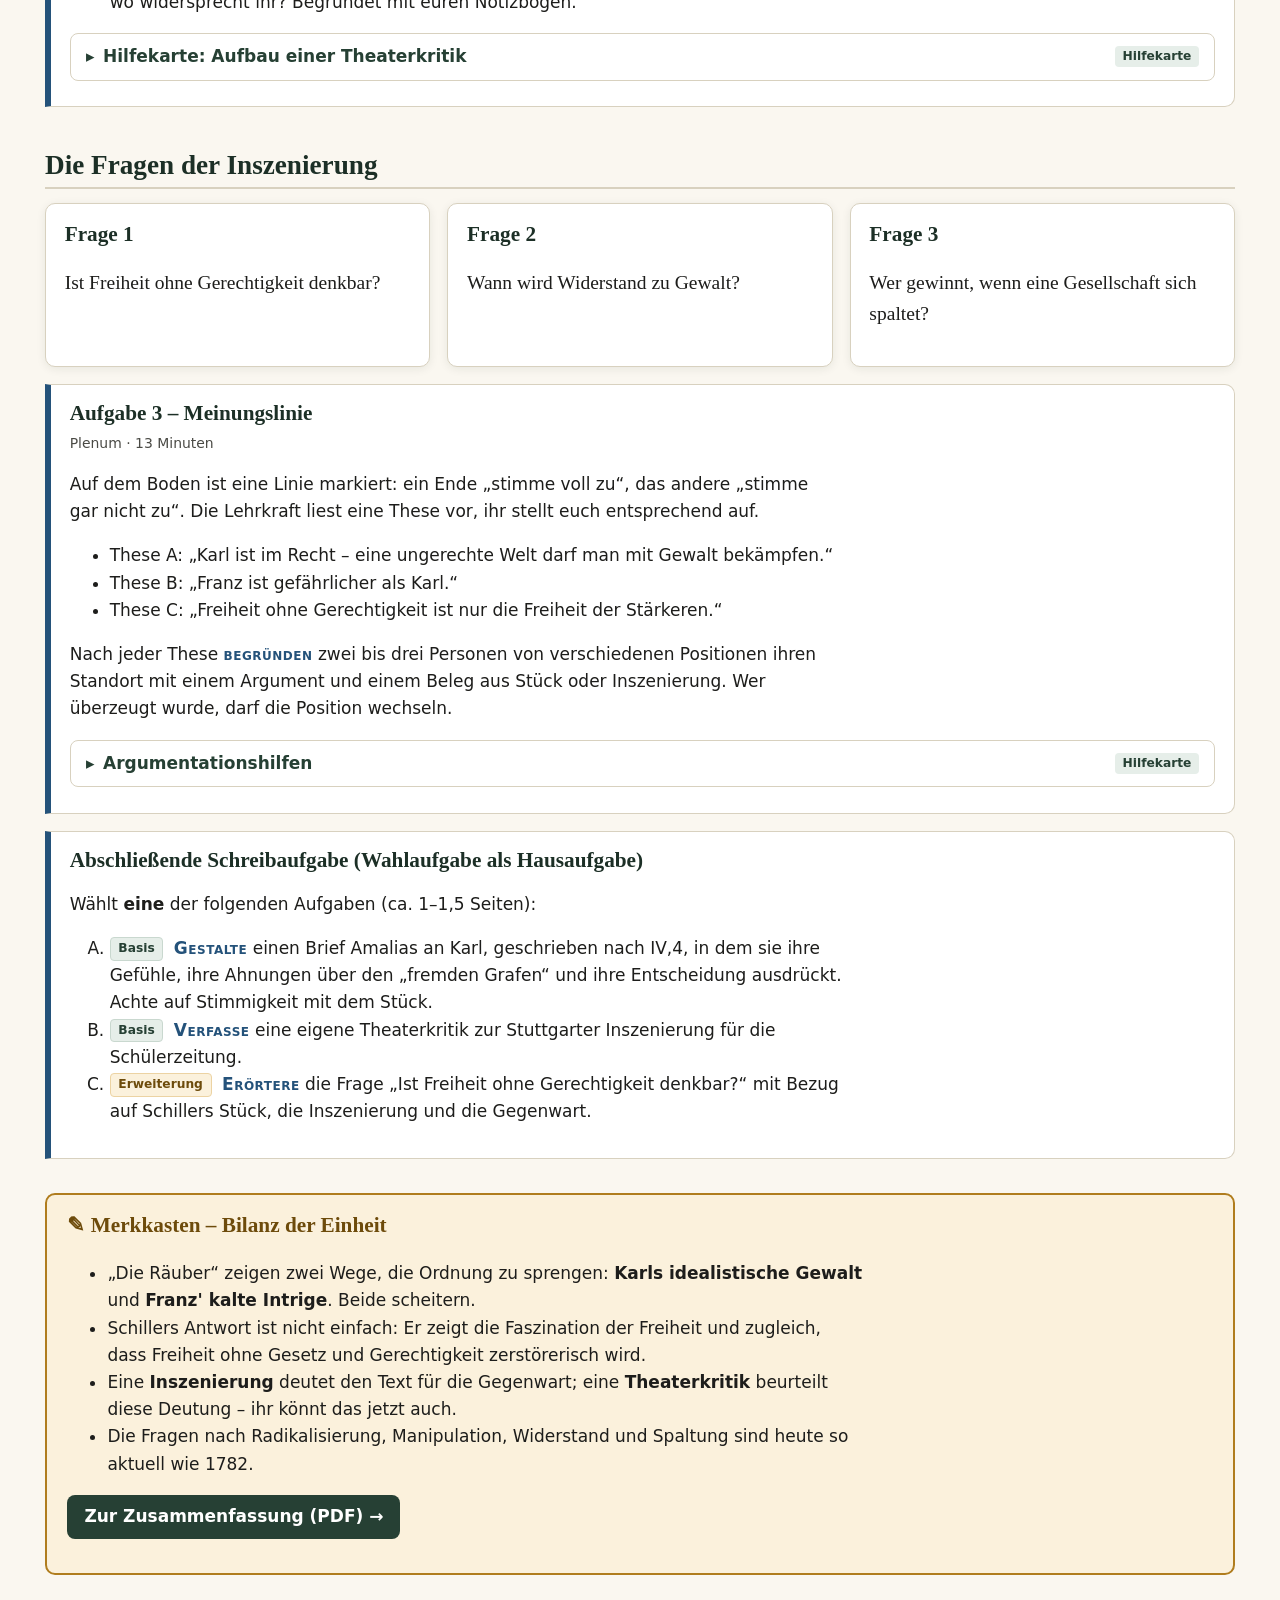
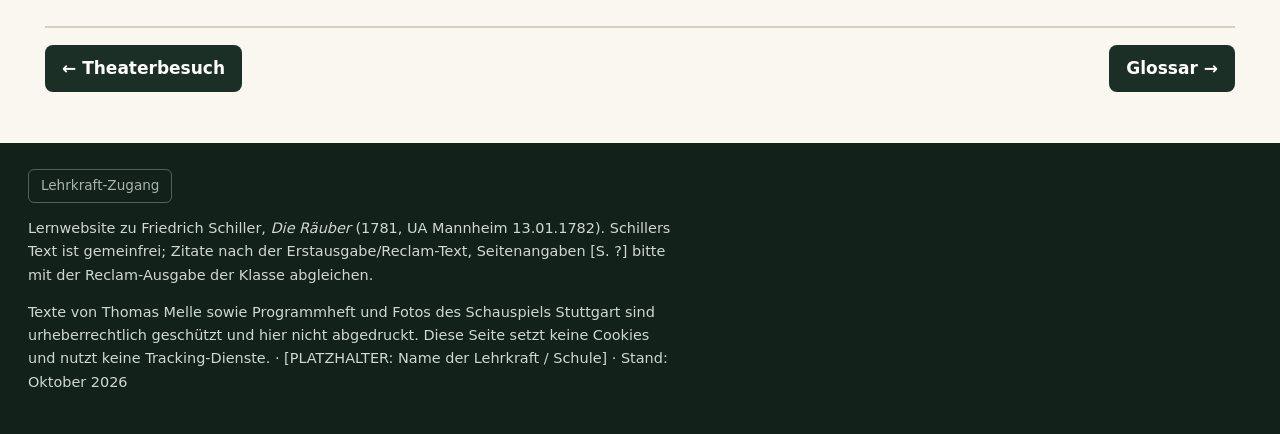
<file: ds6.html>
<!DOCTYPE html>
<html lang="de">
<head>
<meta charset="utf-8">
<meta name="viewport" content="width=device-width, initial-scale=1">
<title>DS 6 – Nachbereitung · Schiller: Die Räuber</title>
<meta name="description" content="Lernwebsite zu Friedrich Schillers „Die Räuber“ für die 11. Klasse (berufliches Gymnasium, Baden-Württemberg).">
<meta name="robots" content="noindex">
<link rel="icon" href="data:image/svg+xml,%3Csvg xmlns='http://www.w3.org/2000/svg' viewBox='0 0 32 32'%3E%3Ccircle cx='16' cy='16' r='15' fill='%239e2a2b'/%3E%3Ctext x='16' y='22' text-anchor='middle' font-family='Georgia' font-size='17' fill='%23fff'%3ER%3C/text%3E%3C/svg%3E">
<link rel="stylesheet" href="style.css">
</head>
<body>
<a class="skip-link" href="#inhalt">Zum Inhalt springen</a>
<header class="site-header">
  <div class="inner">
    <a class="brand" href="index.html"><span class="siegel" aria-hidden="true">R</span><span>Die Räuber<small>Schiller · Lernwebsite Kl. 11</small></span></a>
    <button class="lk-toggle" type="button" hidden aria-pressed="false" title="Blendet Verlaufspläne, Lösungen und Hinweise für die Lehrkraft ein">Lehrkraft-Ansicht: aus</button>
    <button class="nav-toggle" type="button" aria-expanded="false" aria-controls="hauptnav">Menü ☰</button>
    <nav class="main-nav" id="hauptnav" aria-label="Hauptnavigation">
      <ul>
        <li><a href="index.html">Übersicht</a></li>
        <li><a href="ds1.html">DS 1 Einstieg</a></li>
        <li><a href="ds2.html">DS 2 Figuren</a></li>
        <li><a href="ds3.html">DS 3 Dialoganalyse</a></li>
        <li><a href="ds4.html">DS 4 Sturm und Drang</a></li>
        <li><a href="ds5.html">DS 5 Aktualität</a></li>
        <li><a href="theaterbesuch.html">Theaterbesuch</a></li>
        <li><a href="ds6.html" aria-current="page">DS 6 Nachbereitung</a></li>
        <li><a href="glossar.html">Glossar</a></li>
        <li><a href="zusammenfassung.html">Zusammenfassung</a></li>
      </ul>
    </nav>
  </div>
</header>
<div class="hero">
  <div class="inner">
    <p class="kicker">Doppelstunde 6 · 90 Minuten · nach dem Theaterbesuch</p>
    <h1>Nachbereitung und Abschluss</h1>
    <p class="leitfrage">Ist Freiheit ohne Gerechtigkeit denkbar – und wann wird Widerstand zu Gewalt?</p>
  </div>
</div>
<main id="inhalt">
<section class="lernziele" aria-labelledby="lz6">
  <h2 id="lz6">Lernziele</h2>
  <p>Ihr …</p>
  <ul>
    <li>stellt eure Beobachtungen zur Inszenierung strukturiert vor und vergleicht sie mit Schillers Text,</li>
    <li>analysiert eine Theaterkritik (Kriterien, Urteil, Sprache) und beurteilt sie,</li>
    <li>erörtert die Leitfragen der Inszenierung zu Freiheit, Widerstand und Spaltung begründet,</li>
    <li>fasst die Ergebnisse der Einheit zusammen.</li>
  </ul>
</section>

<div class="lk-platz" data-n="0" hidden></div>

<section class="aufgabe" aria-labelledby="a6-1">
  <h3 id="a6-1">Aufgabe 1 – Expertenrunde</h3>
  <p class="meta">Mischgruppen · 20 Minuten</p>
  <ol>
    <li><span class="niveau basis">Basis</span> <span class="op">Stellt</span> eure Beobachtungen aus der Expertengruppe <span class="op">vor</span> (max. 3 Minuten, mit Beispielen aus dem Abend).</li>
    <li><span class="niveau basis">Basis</span> <span class="op">Haltet</span> in einer gemeinsamen Tabelle <span class="op">fest</span>: <em>Bereich – Beobachtung – Deutung</em>.</li>
    <li><span class="niveau erw">Erweiterung</span> <span class="op">Formuliert</span> in einem Satz die zentrale Deutung der Inszenierung: „Die Inszenierung zeigt ‚Die Räuber‘ als …“</li>
  </ol>
  <details class="hilfe">
    <summary>Formulierungshilfen</summary>
    <div class="inhalt">
      <ul>
        <li>„Auffällig war, dass …, was man als … deuten kann.“</li>
        <li>„Im Unterschied zu Schillers Text …“ · „Die Inszenierung verzichtet auf …“</li>
        <li>„Dadurch rückt die Regie … in den Vordergrund.“</li>
      </ul>
    </div>
  </details>
</section>

<h2 id="m1">M1 · Theaterkritik der taz</h2>
<div class="karte">
  <h3>Björn Hayer: „Schillers Räuber am Schauspiel Stuttgart: Mein Bruder, der Wutbürger!“</h3>
  <p>taz, 6. Juli 2026 · <a href="https://taz.de/Schillers-Raeuber-am-Schauspiel-Stuttgart/!6193562/" target="_blank" rel="noopener">Kritik auf taz.de lesen ↗</a></p>
  <p>Lest die Kritik vollständig auf taz.de oder auf der Kopie, die ihr im Unterricht bekommt.</p>
</div>

<section class="aufgabe" aria-labelledby="a6-2">
  <h3 id="a6-2">Aufgabe 2 – Die Kritik auswerten</h3>
  <p class="meta">Partnerarbeit · 25 Minuten</p>
  <ol>
    <li><span class="niveau basis">Basis</span> <span class="op">Gebt</span> das Urteil des Kritikers in zwei Sätzen <span class="op">wieder</span>: Was lobt er, was kritisiert er?</li>
    <li><span class="niveau basis">Basis</span> <span class="op">Untersucht</span>, nach welchen Kriterien er urteilt (Regie, Schauspiel, Textfassung mit Melles Texten, Aktualität, Bühne, Wirkung).</li>
    <li><span class="niveau basis">Basis</span> <span class="op">Erklärt</span> den Titel „Mein Bruder, der Wutbürger!“: Welche Deutung der Inszenierung steckt darin?</li>
    <li><span class="niveau basis">Basis</span> <span class="op">Beschreibt</span>, wie der Kritiker schreibt: sachlich, ironisch, bildhaft, wertend? Belegt mit zwei Beispielen.</li>
    <li><span class="niveau erw">Erweiterung</span> <span class="op">Beurteilt</span> die Kritik aus eurer eigenen Theatererfahrung: Wo stimmt ihr zu, wo widersprecht ihr? Begründet mit euren Notizbögen.</li>
  </ol>
  <details class="hilfe">
    <summary>Hilfekarte: Aufbau einer Theaterkritik</summary>
    <div class="inhalt">
      <p>Eine Theaterkritik informiert (Stück, Regie, Ort, Inhalt), beschreibt die Inszenierung (Bühne, Spiel, Konzept) und bewertet sie. Typisch sind ein zugespitzter Titel, ein wertender Einstieg, Beispiele aus der Aufführung und ein Fazit. Achtet auf wertende Adjektive und Ironie.</p>
    </div>
  </details>
  <div class="lk-platz" data-n="1" hidden></div>
</section>

<h2 id="debatte">Die Fragen der Inszenierung</h2>
<div class="grid grid-3">
  <div class="karte"><h3>Frage 1</h3><p class="leitfrage" style="font-family:var(--serif);font-size:1.15rem">Ist Freiheit ohne Gerechtigkeit denkbar?</p></div>
  <div class="karte"><h3>Frage 2</h3><p style="font-family:var(--serif);font-size:1.15rem">Wann wird Widerstand zu Gewalt?</p></div>
  <div class="karte"><h3>Frage 3</h3><p style="font-family:var(--serif);font-size:1.15rem">Wer gewinnt, wenn eine Gesellschaft sich spaltet?</p></div>
</div>

<section class="aufgabe" aria-labelledby="a6-3">
  <h3 id="a6-3">Aufgabe 3 – Meinungslinie</h3>
  <p class="meta">Plenum · 13 Minuten</p>
  <p>Auf dem Boden ist eine Linie markiert: ein Ende „stimme voll zu“, das andere „stimme gar nicht zu“. Die Lehrkraft liest eine These vor, ihr stellt euch entsprechend auf.</p>
  <ul>
    <li>These A: „Karl ist im Recht – eine ungerechte Welt darf man mit Gewalt bekämpfen.“</li>
    <li>These B: „Franz ist gefährlicher als Karl.“</li>
    <li>These C: „Freiheit ohne Gerechtigkeit ist nur die Freiheit der Stärkeren.“</li>
  </ul>
  <p>Nach jeder These <span class="op">begründen</span> zwei bis drei Personen von verschiedenen Positionen ihren Standort mit einem Argument und einem Beleg aus Stück oder Inszenierung. Wer überzeugt wurde, darf die Position wechseln.</p>
  <details class="hilfe">
    <summary>Argumentationshilfen</summary>
    <div class="inhalt">
      <ul>
        <li>Unterscheidet: ziviler Ungehorsam (gewaltfrei, öffentlich, nimmt Strafe in Kauf) – Sachbeschädigung – Gewalt gegen Menschen.</li>
        <li>Wer entscheidet, was „gerecht“ ist? Karl entscheidet allein und irrt.</li>
        <li>Was passiert, wenn eine Gruppe ihre Ziele über alles stellt? (Bande, Schwur, Amalias Tod)</li>
        <li>Karls Schlusserkenntnis: „O über mich Narren, der ich wähnete die Welt durch Greuel zu verschönern, und die Gesetze durch Gesetzlosigkeit aufrecht zu halten.“ (V,2)</li>
      </ul>
    </div>
  </details>
  <div class="lk-platz" data-n="2" hidden></div>
</section>

<section class="aufgabe" aria-labelledby="a6-5">
  <h3 id="a6-5">Abschließende Schreibaufgabe (Wahlaufgabe als Hausaufgabe)</h3>
  <p>Wählt <strong>eine</strong> der folgenden Aufgaben (ca. 1–1,5 Seiten):</p>
  <ol type="A">
    <li><span class="niveau basis">Basis</span> <span class="op">Gestalte</span> einen Brief Amalias an Karl, geschrieben nach IV,4, in dem sie ihre Gefühle, ihre Ahnungen über den „fremden Grafen“ und ihre Entscheidung ausdrückt. Achte auf Stimmigkeit mit dem Stück.</li>
    <li><span class="niveau basis">Basis</span> <span class="op">Verfasse</span> eine eigene Theaterkritik zur Stuttgarter Inszenierung für die Schülerzeitung.</li>
    <li><span class="niveau erw">Erweiterung</span> <span class="op">Erörtere</span> die Frage „Ist Freiheit ohne Gerechtigkeit denkbar?“ mit Bezug auf Schillers Stück, die Inszenierung und die Gegenwart.</li>
  </ol>
  <div class="lk-platz" data-n="3" hidden></div>
</section>

<section class="merkkasten" aria-labelledby="mk6">
  <h2 id="mk6">Merkkasten – Bilanz der Einheit</h2>
  <ul>
    <li>„Die Räuber“ zeigen zwei Wege, die Ordnung zu sprengen: <strong>Karls idealistische Gewalt</strong> und <strong>Franz' kalte Intrige</strong>. Beide scheitern.</li>
    <li>Schillers Antwort ist nicht einfach: Er zeigt die Faszination der Freiheit und zugleich, dass Freiheit ohne Gesetz und Gerechtigkeit zerstörerisch wird.</li>
    <li>Eine <strong>Inszenierung</strong> deutet den Text für die Gegenwart; eine <strong>Theaterkritik</strong> beurteilt diese Deutung – ihr könnt das jetzt auch.</li>
    <li>Die Fragen nach Radikalisierung, Manipulation, Widerstand und Spaltung sind heute so aktuell wie 1782.</li>
  </ul>
  <p><a class="btn" href="zusammenfassung.html">Zur Zusammenfassung (PDF) →</a></p>
</section>

<nav class="pager" aria-label="Blättern">
  <a href="theaterbesuch.html" rel="prev">← Theaterbesuch</a>
  <a href="glossar.html" rel="next">Glossar →</a>
</nav>
</main>
<footer class="site-footer">
  <div class="inner">
    <p class="lk-zugang no-print"><button type="button" class="lk-login">Lehrkraft-Zugang</button></p>
    <p>Lernwebsite zu Friedrich Schiller, <i>Die Räuber</i> (1781, UA Mannheim 13.01.1782). Schillers Text ist gemeinfrei; Zitate nach der Erstausgabe/Reclam-Text, Seitenangaben [S. ?] bitte mit der Reclam-Ausgabe der Klasse abgleichen.</p>
    <p>Texte von Thomas Melle sowie Programmheft und Fotos des Schauspiels Stuttgart sind urheberrechtlich geschützt und hier nicht abgedruckt. Diese Seite setzt keine Cookies und nutzt keine Tracking-Dienste. · [PLATZHALTER: Name der Lehrkraft / Schule] · Stand: Oktober 2026</p>
  </div>
</footer>
<script type="application/json" id="lk-daten">{"v": 1, "iv": "PNSKD7Lq5K5f4IY0", "ct": "/Y3V99XoO7ItdAjj+chgVQ4SlnuBHqD2erANHTDK2f9JVNU57hZYX3DtDdR0EOnA2o8h7iM8Zkff09bJatUbI41sP09oBH/Okacd5rOiyrSANxnofeo3obanjpLkfi878a/OUkX7Et/33jP6mbZ2zZ6brLJW2eGz67vMx9ASkKHWUZSbWO/+5VXPQdJzVzALteLG2EUoeuVMbRWX40dARx7YG3rvTBrpiWhf+WqvwZix10tlt4bWqqfkMgLX/EtU1lFXVHYtlgtEgzJaeZiP1Db9nR6YGuoeHboxULQzn1/537L+s8beNLFp2L0bXGsplxnAVFUFZy2QaSU/FMjaE87NuwI+KSHGt2MprVALy11N7JFIMIoqJROG7mn2wvK1keykje8Ya0MqzTgC7+yghOlqc+hJevXPlwkPw7tWX8HfqSZZoDjhtCsz7HH1bAsuVW47p9jy4YTy8ipPkL04cWmDIij/DjnDuUAzilPnRE1IYvyJau6e58S7QttemWhk7YbJb0LRVf9omABL0xRmZFxtU+Ps3zwDPmlXMTDX2me/EUtQpaZSY1KMZbbSiFvL9rVwbnABXy/ElPU5zKrA8xCsxREyuvwvxxSgonTTykBqtS3sZrgQmatIQQMnxMdTdzy6ccfpT3O+94BJd9A/SEeLUF2dqUDP2TpgVfYoiUSNK8QeGSbj6OjEo4twV96RD9MJh4hhK9f/Ujq23xIyYhvcu1/tnrsPFzpzXQhGlCwxWeFtIZ8G1zv2Zd2qgdU4J1o8/cmfWjCaoGwoK9d0vtIlCZPHT9l0uzparvP1nqhZt7zXfi520jraPyac2KbcBL0A7Hnu0BJ5ILqjlqUPuvwO9CQloqiRgS44V2R9uw1aFFXF7rZEa0PafpfuG1s3Q0GBhrU6rwogW/pWgrG4WVFGObYKR0U6NaCukTYEvvJe8yjb52FbZbQ66+tzl+XTIYxopJENFX0kc2YkfdpBL0CiUIPhU53JoEcsEs25k/qYj6rWMICzKBYty4GVyH2OUYPqLQhvLsYlYQoglS6oll2Ky0pQ+F27vO1YMYrWTFLKlQMcqMWXQ4Kict0iaFxujiYq2BU4nDptXxWc4DRRliP23NuCS1FD4PTK1Ef+kFOXISnz11FMZPpfqWYHFsLyTzJAN1q8yA5/Qt/O0upj3z4wmuo5ZZ9rqxJQv3iubnXVDhjiarIewiNXDce6ufPzveaJWlgSAbOmdfi56MV5agHFkrx+App6dw/EyDwpD3C8mpyuSkPgQsQSLRs54P3XXnKFdSWUq2u6Kk4r3U+IvfDkt+WR6Xc8NmfLFf3tle2ymha2PcgEAtxig658wMDw8A7J4sKkv4SxbcwWrRWnSib7BF/u8qq2mkMeKu8nDA6S7mPTZpB9CzgXtWj72jlEUMQOFYS4T0drUMNyiNLxJFKEW9J3Y6E04x1Qgvd8sYSi3Ibg18VFuQ24EbBec3qSJofaqKy4Xw9xdhsB7yxYEkOGjE2itMm0/jXyZYYNA2q8J/aq6cqlQ/TV1Z5DR43ZjFfUWEUlir9BfMPt2NDiiMnIz+f+CF/55elXh4QDCHlPCOIaZ1Zl3nNwo18Z9HRzVi0/HjRZkT8X+5UxboQ/akPwqHzPfd6uejwiDQxL/djdjnwClV92y2oKrYSCgm1LmP+6mtksBfNKSlQ0I/VspehwNI99vD2JvH3KIMCeL6T+YsSi7YVqvHPBT/rUrd/MiLofVNHFCVvXra6ohoSlJohK7R8TLp918FQLzVGznFFgKTK+JbUm7D+O5063ewsERSWwEv2nXHa1L2X35qso06OElUoQKKPmMrmPFgPjXSXNg9c2Gqfm8c3PK5e9rQhRJCnEu1LVjEhLEg+zFvVvSUh0WG9uME1JdPT3yM/mXM1Alkrr5uxlsOJqhfz5+XkBASeH2OG3ajtuREoJMmWOLXcGPrDvS938tTGWCon4uR3pXNBSo5IO50lxypJ33fY+cdKIy9mOYvWbwXWsthyUSPAARfSrjBg2UHXWsn7dj/SINkuQXdEFixSsyspMX9sYhkPhWdkLG+qtthXtU4M0K4QOq5qiVgDZPn7osF6mgkfIiaXjRCEMPFwDeE1pbqtp6IjQCdcViwujl/dNgh9gd+f1qW7cqvSNI6cOuC0if4Cb4ynE/KLvVrvCEFg9Xhl7v/F6iwpiZmDudh/zsRjrPnw7b8WcOhzmFbV/[base64]/w/K90hNu6pdF+UzXjQYcTnBm6rWf5uMegpuVZ5OaqHh0SS3eynDjFsnlBBIMDFc96b7L73yqNX0b5rXhT+OYEO1qude0hE8bPhTPNyDW54oAR0pe9eQbxPwxjxW4+8y1KYK343GNz1+MpWDbf/2xUxA6SDIaMyHNVJ7IRd2MX8xn+Vg8pAR2toTlTPe8ueXS/2ZDgZHKSzV6amHyHQZrHzva7IRGkTbdE5lUqMfS6QJgoqnaiwtq4WxSBbBJn5H5e5v/tMJmfgThH9EacHX5aCOSUpQWiiJEcwQCtX96JczViEY67B1TC8lhCcpGQBA+d1gP8RznRnc/ncIY4nTqL9SBG4fU3JDx0TmLW2JTegpO+APknaBV68txeAnDriR6IXDKxDc0NoeWCxZSmpUHQrmS7QsAo9XmtLcRpGEJnC8TXSciQxyDThFPau0JOchGT6aojBGXwYjHF7ix6wRuhKJZLPBnmjEZXpO6wcgDTWIJ05sKEZHJhVcVcLMjuozg+CMas/[base64]/Uj1Eb5q2fGqGlgRbJnFcvCe1V98gC2dVXmzCgP9Vzw1DBRLLKyS7b18Q9OZXmNxl9UHmELwSYFSTGjWVFDSNVvF9cCl6CmU/Ng1hliMv9S0nO6c6YZR5NaBlBTMgyVCdzSdgVkhG5inzXw6T4Q1Nrrmt+Wbcw315xsFnlKU0JnKkrF38mONAzo6W1APy+VRQymiyKaXyeWg+ZArR8FBY5HHq5vLyvhdIoVvHp9yFXeabUKbWaMZLe2lA8Leaflnny4QHQn/ssyZD23hNUw7Xmz5GPcD6gg8cPmJ2oKMz37z0WH3PVxwLwNLhCrBzq1JTJIZgR7XHCpMSG63bJ9kq/[base64]/Y1wURBITSQ6f4MOCRKTiBZuuOtoCcyLXPQMwp+zfzqrWO0M/rCzO0p7Q1TTUcVXupgI9MrJ1BLj7vNlbgaQk3vRt5rgVJt88kydY7Wj2tVIibTJlJTBXIVvAdSnnxKc6n/A1B7OJ2rPbwvwXE06ZxPWZRD8tLXpUa3tS44PGoq8owOQbF/nGPRyUz4CIIfRn424dthDPx8NFqkUAjNtFxUQLQmAwoHOiaCRN2zlIRErDjQSIi15TpISHYFxA4KQ3J/Iw30QM//vv9KxGITIskjNJ6Z4ibRibnicJMMVLzRLXbSJ+pfUm1iGiz5dv+3BFeYpfwcPzua9BGrJzUtLCbdGkFkTImtgEActVGIkzQBhnd+kbJci+tbOJs/iuG7A9iLyyFzqaINSLPZ+dfGoE23JMXQOwjElbIksswWpTKrYvdf7RGo4zDi9Cc/sfWrY4l6U0g8er3iFnAAge7S7BhFlrw2vsU5c4d0QTIZWOzaKDPyEyhOcUWWv1uHVJDwc24lYFO7mqHPd6SdJRXC48PfnJQg+YbSTaUBEyal7hJ7LirUCZDBoc7MVtvxKdP6zYyAyUYdj7k1UPSAe3Z1Psm/Y0Uy8E/74WOd6ZvguUFYMIja+vguTjukVI3Q86BsdiIKfPXBOrL7Fyo5vlA66GmH+Jplnp+yXSWmYkVUH6GLzl4zm4Nsv0lnbFLQSG2H5E80rcFL/4XaogLHtw3CBRN+5VPoLSyC2GjQ=="}</script>
<script src="script.js"></script>
</body>
</html>
</file>
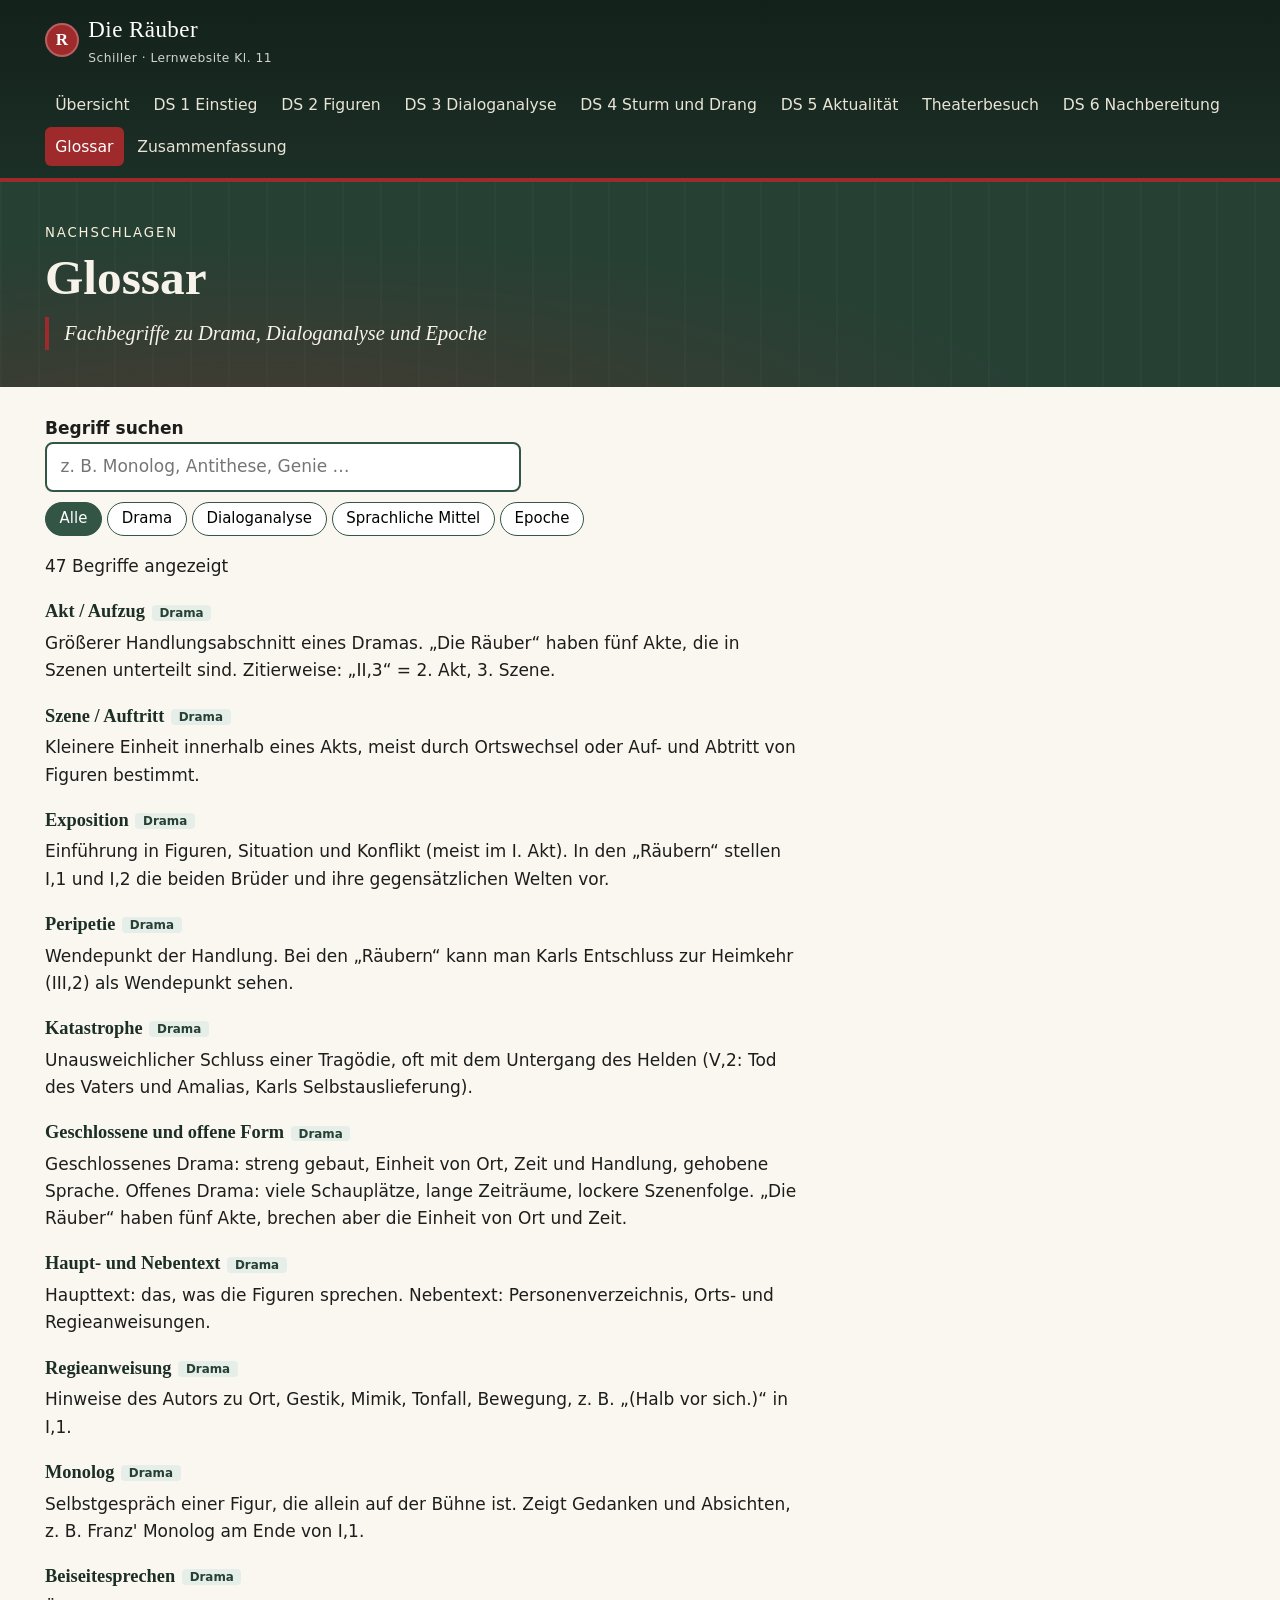
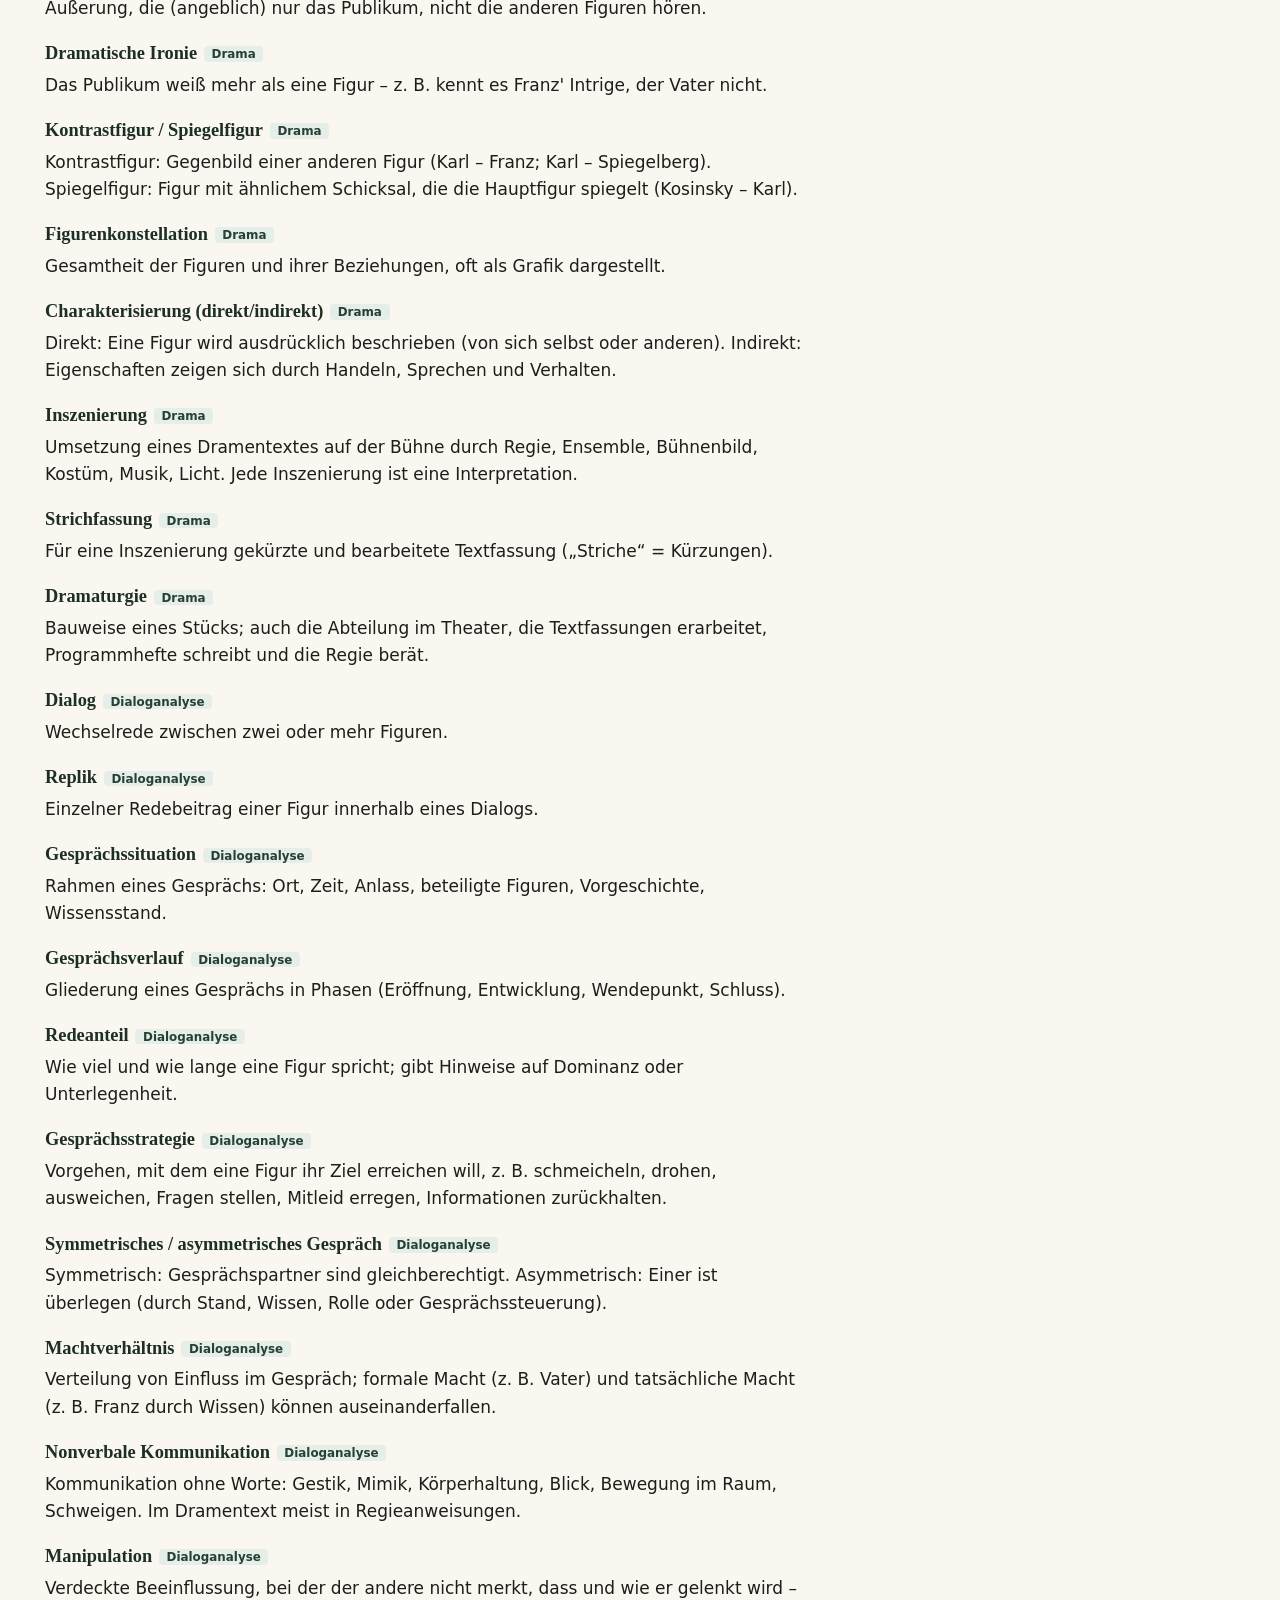
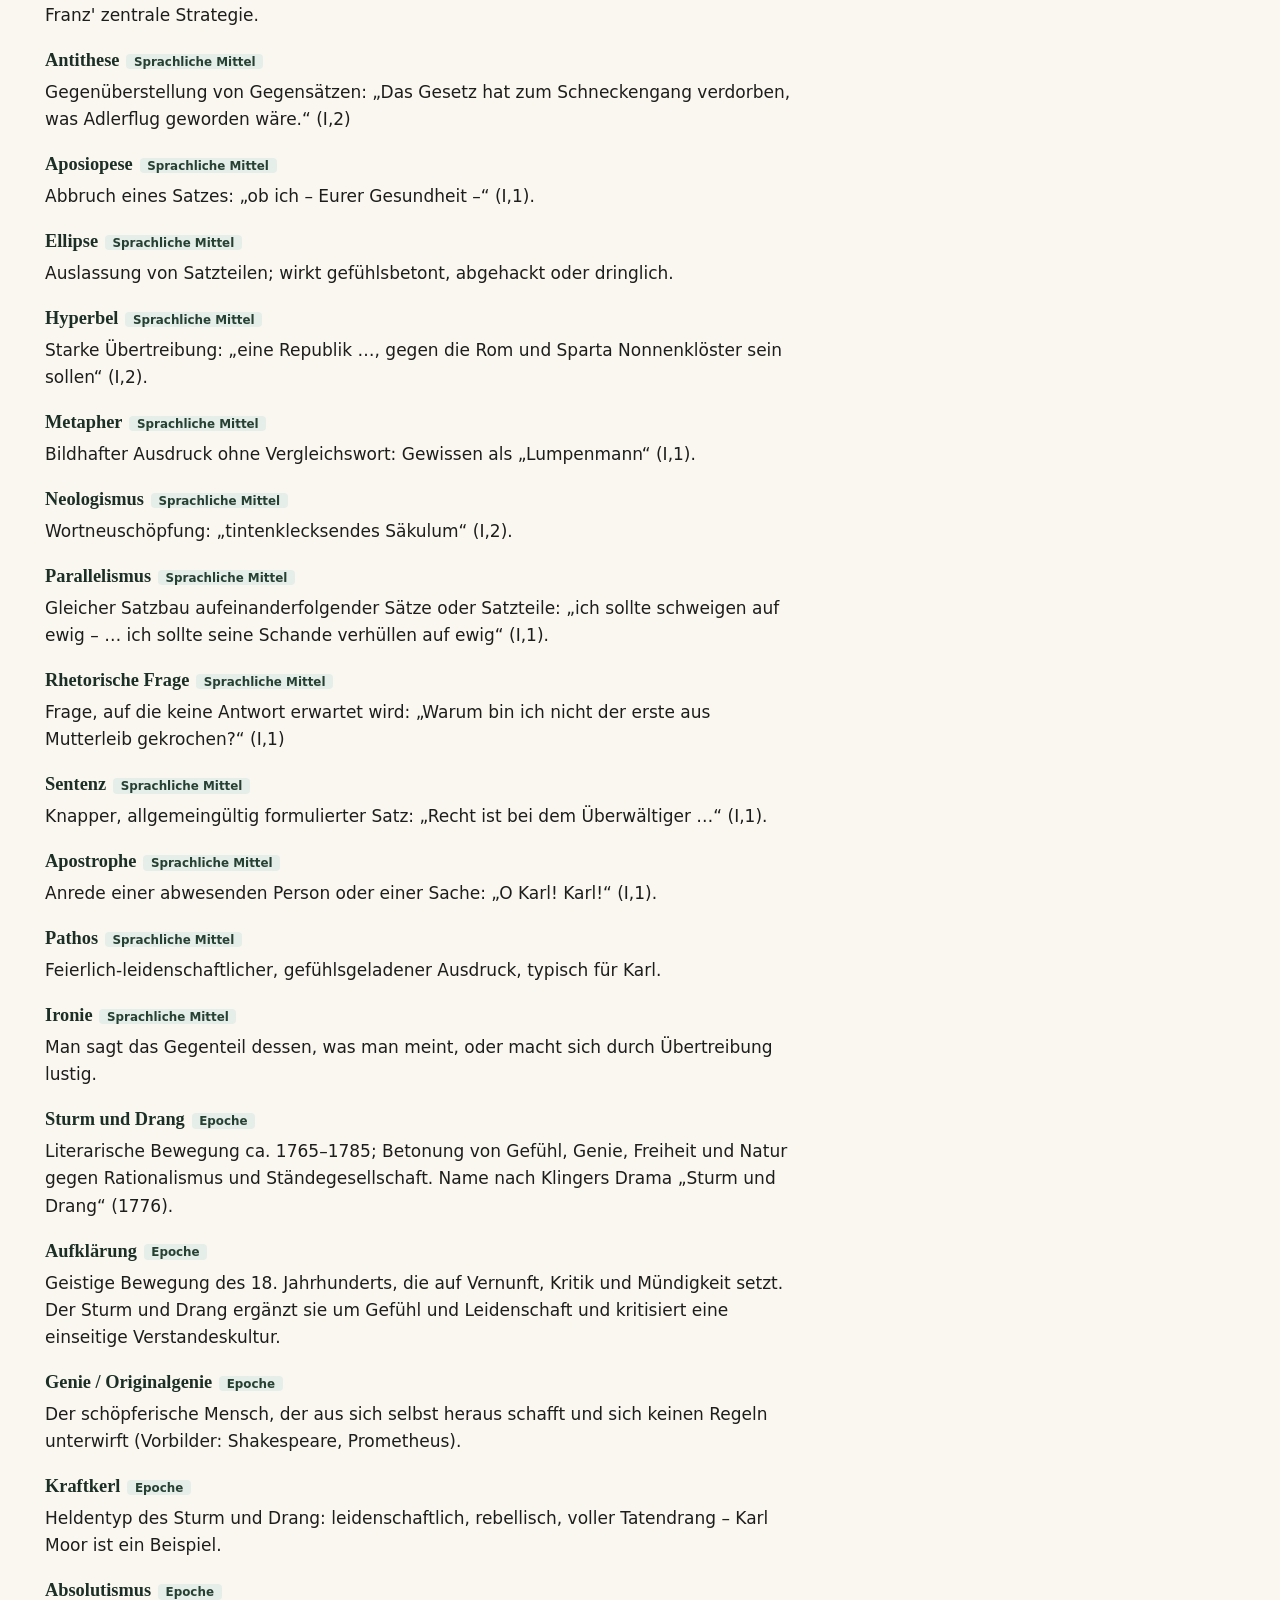
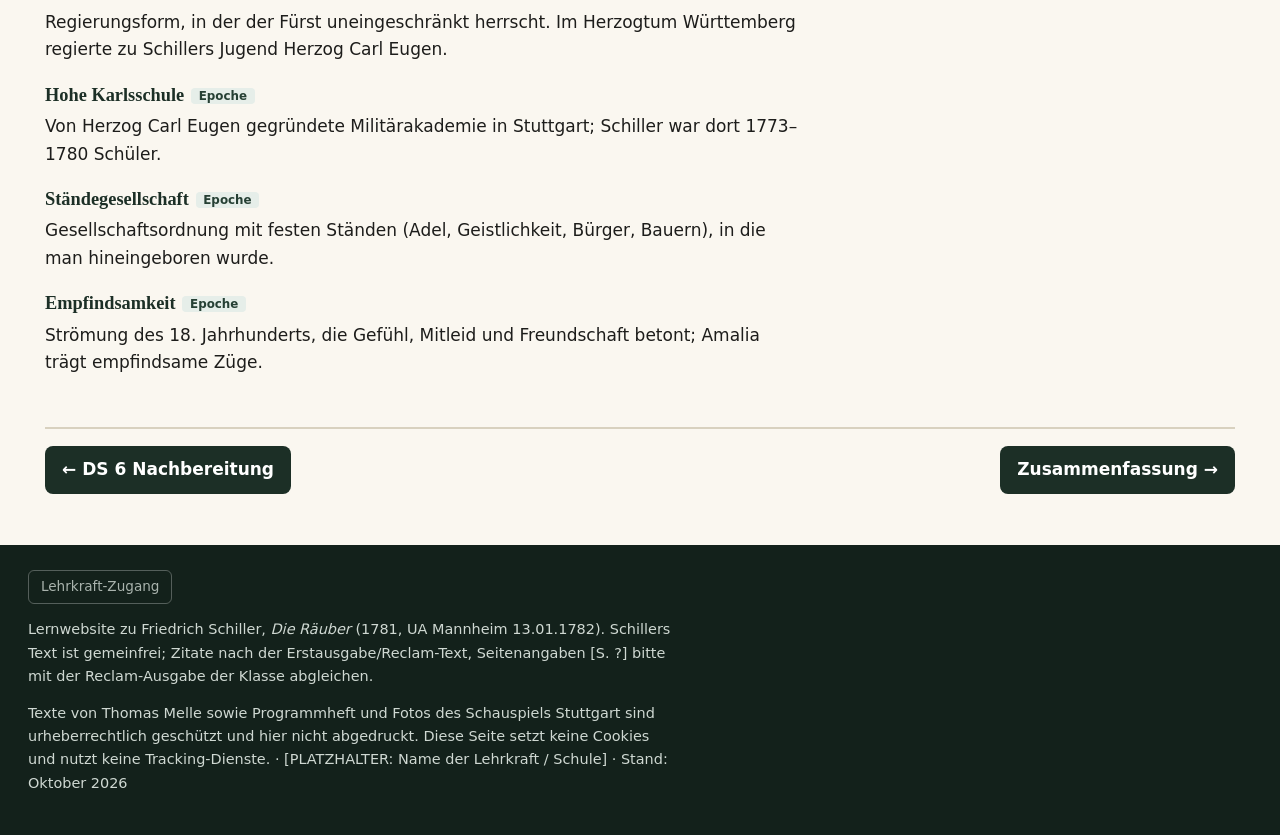
<file: glossar.html>
<!DOCTYPE html>
<html lang="de">
<head>
<meta charset="utf-8">
<meta name="viewport" content="width=device-width, initial-scale=1">
<title>Glossar · Schiller: Die Räuber</title>
<meta name="description" content="Lernwebsite zu Friedrich Schillers „Die Räuber“ für die 11. Klasse (berufliches Gymnasium, Baden-Württemberg).">
<meta name="robots" content="noindex">
<link rel="icon" href="data:image/svg+xml,%3Csvg xmlns='http://www.w3.org/2000/svg' viewBox='0 0 32 32'%3E%3Ccircle cx='16' cy='16' r='15' fill='%239e2a2b'/%3E%3Ctext x='16' y='22' text-anchor='middle' font-family='Georgia' font-size='17' fill='%23fff'%3ER%3C/text%3E%3C/svg%3E">
<link rel="stylesheet" href="style.css">
</head>
<body>
<a class="skip-link" href="#inhalt">Zum Inhalt springen</a>
<header class="site-header">
  <div class="inner">
    <a class="brand" href="index.html"><span class="siegel" aria-hidden="true">R</span><span>Die Räuber<small>Schiller · Lernwebsite Kl. 11</small></span></a>
    <button class="lk-toggle" type="button" hidden aria-pressed="false" title="Blendet Verlaufspläne, Lösungen und Hinweise für die Lehrkraft ein">Lehrkraft-Ansicht: aus</button>
    <button class="nav-toggle" type="button" aria-expanded="false" aria-controls="hauptnav">Menü ☰</button>
    <nav class="main-nav" id="hauptnav" aria-label="Hauptnavigation">
      <ul>
        <li><a href="index.html">Übersicht</a></li>
        <li><a href="ds1.html">DS 1 Einstieg</a></li>
        <li><a href="ds2.html">DS 2 Figuren</a></li>
        <li><a href="ds3.html">DS 3 Dialoganalyse</a></li>
        <li><a href="ds4.html">DS 4 Sturm und Drang</a></li>
        <li><a href="ds5.html">DS 5 Aktualität</a></li>
        <li><a href="theaterbesuch.html">Theaterbesuch</a></li>
        <li><a href="ds6.html">DS 6 Nachbereitung</a></li>
        <li><a href="glossar.html" aria-current="page">Glossar</a></li>
        <li><a href="zusammenfassung.html">Zusammenfassung</a></li>
      </ul>
    </nav>
  </div>
</header>
<div class="hero">
  <div class="inner">
    <p class="kicker">Nachschlagen</p>
    <h1>Glossar</h1>
    <p class="leitfrage">Fachbegriffe zu Drama, Dialoganalyse und Epoche</p>
  </div>
</div>
<main id="inhalt">
<div class="no-print">
  <label for="glossar-suche"><strong>Begriff suchen</strong></label><br>
  <input type="search" id="glossar-suche" class="glossar-suche" placeholder="z. B. Monolog, Antithese, Genie …" autocomplete="off">
  <div class="glossar-filter" role="group" aria-label="Kategorie filtern">
    <button type="button" data-kat="alle" aria-pressed="true">Alle</button>
    <button type="button" data-kat="drama" aria-pressed="false">Drama</button>
    <button type="button" data-kat="dialog" aria-pressed="false">Dialoganalyse</button>
    <button type="button" data-kat="sprache" aria-pressed="false">Sprachliche Mittel</button>
    <button type="button" data-kat="epoche" aria-pressed="false">Epoche</button>
  </div>
  <p id="glossar-treffer" aria-live="polite"></p>
</div>

<dl class="glossar">
  <!-- DRAMA -->
  <dt data-kat="drama">Akt / Aufzug<span class="kat">Drama</span></dt>
  <dd>Größerer Handlungsabschnitt eines Dramas. „Die Räuber“ haben fünf Akte, die in Szenen unterteilt sind. Zitierweise: „II,3“ = 2. Akt, 3. Szene.</dd>

  <dt data-kat="drama">Szene / Auftritt<span class="kat">Drama</span></dt>
  <dd>Kleinere Einheit innerhalb eines Akts, meist durch Ortswechsel oder Auf- und Abtritt von Figuren bestimmt.</dd>

  <dt data-kat="drama">Exposition<span class="kat">Drama</span></dt>
  <dd>Einführung in Figuren, Situation und Konflikt (meist im I. Akt). In den „Räubern“ stellen I,1 und I,2 die beiden Brüder und ihre gegensätzlichen Welten vor.</dd>

  <dt data-kat="drama">Peripetie<span class="kat">Drama</span></dt>
  <dd>Wendepunkt der Handlung. Bei den „Räubern“ kann man Karls Entschluss zur Heimkehr (III,2) als Wendepunkt sehen.</dd>

  <dt data-kat="drama">Katastrophe<span class="kat">Drama</span></dt>
  <dd>Unausweichlicher Schluss einer Tragödie, oft mit dem Untergang des Helden (V,2: Tod des Vaters und Amalias, Karls Selbstauslieferung).</dd>

  <dt data-kat="drama">Geschlossene und offene Form<span class="kat">Drama</span></dt>
  <dd>Geschlossenes Drama: streng gebaut, Einheit von Ort, Zeit und Handlung, gehobene Sprache. Offenes Drama: viele Schauplätze, lange Zeiträume, lockere Szenenfolge. „Die Räuber“ haben fünf Akte, brechen aber die Einheit von Ort und Zeit.</dd>

  <dt data-kat="drama">Haupt- und Nebentext<span class="kat">Drama</span></dt>
  <dd>Haupttext: das, was die Figuren sprechen. Nebentext: Personenverzeichnis, Orts- und Regieanweisungen.</dd>

  <dt data-kat="drama">Regieanweisung<span class="kat">Drama</span></dt>
  <dd>Hinweise des Autors zu Ort, Gestik, Mimik, Tonfall, Bewegung, z. B. „(Halb vor sich.)“ in I,1.</dd>

  <dt data-kat="drama">Monolog<span class="kat">Drama</span></dt>
  <dd>Selbstgespräch einer Figur, die allein auf der Bühne ist. Zeigt Gedanken und Absichten, z. B. Franz' Monolog am Ende von I,1.</dd>

  <dt data-kat="drama">Beiseitesprechen<span class="kat">Drama</span></dt>
  <dd>Äußerung, die (angeblich) nur das Publikum, nicht die anderen Figuren hören.</dd>

  <dt data-kat="drama">Dramatische Ironie<span class="kat">Drama</span></dt>
  <dd>Das Publikum weiß mehr als eine Figur – z. B. kennt es Franz' Intrige, der Vater nicht.</dd>

  <dt data-kat="drama">Kontrastfigur / Spiegelfigur<span class="kat">Drama</span></dt>
  <dd>Kontrastfigur: Gegenbild einer anderen Figur (Karl – Franz; Karl – Spiegelberg). Spiegelfigur: Figur mit ähnlichem Schicksal, die die Hauptfigur spiegelt (Kosinsky – Karl).</dd>

  <dt data-kat="drama">Figurenkonstellation<span class="kat">Drama</span></dt>
  <dd>Gesamtheit der Figuren und ihrer Beziehungen, oft als Grafik dargestellt.</dd>

  <dt data-kat="drama">Charakterisierung (direkt/indirekt)<span class="kat">Drama</span></dt>
  <dd>Direkt: Eine Figur wird ausdrücklich beschrieben (von sich selbst oder anderen). Indirekt: Eigenschaften zeigen sich durch Handeln, Sprechen und Verhalten.</dd>

  <dt data-kat="drama">Inszenierung<span class="kat">Drama</span></dt>
  <dd>Umsetzung eines Dramentextes auf der Bühne durch Regie, Ensemble, Bühnenbild, Kostüm, Musik, Licht. Jede Inszenierung ist eine Interpretation.</dd>

  <dt data-kat="drama">Strichfassung<span class="kat">Drama</span></dt>
  <dd>Für eine Inszenierung gekürzte und bearbeitete Textfassung („Striche“ = Kürzungen).</dd>

  <dt data-kat="drama">Dramaturgie<span class="kat">Drama</span></dt>
  <dd>Bauweise eines Stücks; auch die Abteilung im Theater, die Textfassungen erarbeitet, Programmhefte schreibt und die Regie berät.</dd>

  <!-- DIALOGANALYSE -->
  <dt data-kat="dialog">Dialog<span class="kat">Dialoganalyse</span></dt>
  <dd>Wechselrede zwischen zwei oder mehr Figuren.</dd>

  <dt data-kat="dialog">Replik<span class="kat">Dialoganalyse</span></dt>
  <dd>Einzelner Redebeitrag einer Figur innerhalb eines Dialogs.</dd>

  <dt data-kat="dialog">Gesprächssituation<span class="kat">Dialoganalyse</span></dt>
  <dd>Rahmen eines Gesprächs: Ort, Zeit, Anlass, beteiligte Figuren, Vorgeschichte, Wissensstand.</dd>

  <dt data-kat="dialog">Gesprächsverlauf<span class="kat">Dialoganalyse</span></dt>
  <dd>Gliederung eines Gesprächs in Phasen (Eröffnung, Entwicklung, Wendepunkt, Schluss).</dd>

  <dt data-kat="dialog">Redeanteil<span class="kat">Dialoganalyse</span></dt>
  <dd>Wie viel und wie lange eine Figur spricht; gibt Hinweise auf Dominanz oder Unterlegenheit.</dd>

  <dt data-kat="dialog">Gesprächsstrategie<span class="kat">Dialoganalyse</span></dt>
  <dd>Vorgehen, mit dem eine Figur ihr Ziel erreichen will, z. B. schmeicheln, drohen, ausweichen, Fragen stellen, Mitleid erregen, Informationen zurückhalten.</dd>

  <dt data-kat="dialog">Symmetrisches / asymmetrisches Gespräch<span class="kat">Dialoganalyse</span></dt>
  <dd>Symmetrisch: Gesprächspartner sind gleichberechtigt. Asymmetrisch: Einer ist überlegen (durch Stand, Wissen, Rolle oder Gesprächssteuerung).</dd>

  <dt data-kat="dialog">Machtverhältnis<span class="kat">Dialoganalyse</span></dt>
  <dd>Verteilung von Einfluss im Gespräch; formale Macht (z. B. Vater) und tatsächliche Macht (z. B. Franz durch Wissen) können auseinanderfallen.</dd>

  <dt data-kat="dialog">Nonverbale Kommunikation<span class="kat">Dialoganalyse</span></dt>
  <dd>Kommunikation ohne Worte: Gestik, Mimik, Körperhaltung, Blick, Bewegung im Raum, Schweigen. Im Dramentext meist in Regieanweisungen.</dd>

  <dt data-kat="dialog">Manipulation<span class="kat">Dialoganalyse</span></dt>
  <dd>Verdeckte Beeinflussung, bei der der andere nicht merkt, dass und wie er gelenkt wird – Franz' zentrale Strategie.</dd>

  <!-- SPRACHLICHE MITTEL -->
  <dt data-kat="sprache">Antithese<span class="kat">Sprachliche Mittel</span></dt>
  <dd>Gegenüberstellung von Gegensätzen: „Das Gesetz hat zum Schneckengang verdorben, was Adlerflug geworden wäre.“ (I,2)</dd>

  <dt data-kat="sprache">Aposiopese<span class="kat">Sprachliche Mittel</span></dt>
  <dd>Abbruch eines Satzes: „ob ich – Eurer Gesundheit –“ (I,1).</dd>

  <dt data-kat="sprache">Ellipse<span class="kat">Sprachliche Mittel</span></dt>
  <dd>Auslassung von Satzteilen; wirkt gefühlsbetont, abgehackt oder dringlich.</dd>

  <dt data-kat="sprache">Hyperbel<span class="kat">Sprachliche Mittel</span></dt>
  <dd>Starke Übertreibung: „eine Republik …, gegen die Rom und Sparta Nonnenklöster sein sollen“ (I,2).</dd>

  <dt data-kat="sprache">Metapher<span class="kat">Sprachliche Mittel</span></dt>
  <dd>Bildhafter Ausdruck ohne Vergleichswort: Gewissen als „Lumpenmann“ (I,1).</dd>

  <dt data-kat="sprache">Neologismus<span class="kat">Sprachliche Mittel</span></dt>
  <dd>Wortneuschöpfung: „tintenklecksendes Säkulum“ (I,2).</dd>

  <dt data-kat="sprache">Parallelismus<span class="kat">Sprachliche Mittel</span></dt>
  <dd>Gleicher Satzbau aufeinanderfolgender Sätze oder Satzteile: „ich sollte schweigen auf ewig – … ich sollte seine Schande verhüllen auf ewig“ (I,1).</dd>

  <dt data-kat="sprache">Rhetorische Frage<span class="kat">Sprachliche Mittel</span></dt>
  <dd>Frage, auf die keine Antwort erwartet wird: „Warum bin ich nicht der erste aus Mutterleib gekrochen?“ (I,1)</dd>

  <dt data-kat="sprache">Sentenz<span class="kat">Sprachliche Mittel</span></dt>
  <dd>Knapper, allgemeingültig formulierter Satz: „Recht ist bei dem Überwältiger …“ (I,1).</dd>

  <dt data-kat="sprache">Apostrophe<span class="kat">Sprachliche Mittel</span></dt>
  <dd>Anrede einer abwesenden Person oder einer Sache: „O Karl! Karl!“ (I,1).</dd>

  <dt data-kat="sprache">Pathos<span class="kat">Sprachliche Mittel</span></dt>
  <dd>Feierlich-leidenschaftlicher, gefühlsgeladener Ausdruck, typisch für Karl.</dd>

  <dt data-kat="sprache">Ironie<span class="kat">Sprachliche Mittel</span></dt>
  <dd>Man sagt das Gegenteil dessen, was man meint, oder macht sich durch Übertreibung lustig.</dd>

  <!-- EPOCHE -->
  <dt data-kat="epoche">Sturm und Drang<span class="kat">Epoche</span></dt>
  <dd>Literarische Bewegung ca. 1765–1785; Betonung von Gefühl, Genie, Freiheit und Natur gegen Rationalismus und Ständegesellschaft. Name nach Klingers Drama „Sturm und Drang“ (1776).</dd>

  <dt data-kat="epoche">Aufklärung<span class="kat">Epoche</span></dt>
  <dd>Geistige Bewegung des 18. Jahrhunderts, die auf Vernunft, Kritik und Mündigkeit setzt. Der Sturm und Drang ergänzt sie um Gefühl und Leidenschaft und kritisiert eine einseitige Verstandeskultur.</dd>

  <dt data-kat="epoche">Genie / Originalgenie<span class="kat">Epoche</span></dt>
  <dd>Der schöpferische Mensch, der aus sich selbst heraus schafft und sich keinen Regeln unterwirft (Vorbilder: Shakespeare, Prometheus).</dd>

  <dt data-kat="epoche">Kraftkerl<span class="kat">Epoche</span></dt>
  <dd>Heldentyp des Sturm und Drang: leidenschaftlich, rebellisch, voller Tatendrang – Karl Moor ist ein Beispiel.</dd>

  <dt data-kat="epoche">Absolutismus<span class="kat">Epoche</span></dt>
  <dd>Regierungsform, in der der Fürst uneingeschränkt herrscht. Im Herzogtum Württemberg regierte zu Schillers Jugend Herzog Carl Eugen.</dd>

  <dt data-kat="epoche">Hohe Karlsschule<span class="kat">Epoche</span></dt>
  <dd>Von Herzog Carl Eugen gegründete Militärakademie in Stuttgart; Schiller war dort 1773–1780 Schüler.</dd>

  <dt data-kat="epoche">Ständegesellschaft<span class="kat">Epoche</span></dt>
  <dd>Gesellschaftsordnung mit festen Ständen (Adel, Geistlichkeit, Bürger, Bauern), in die man hineingeboren wurde.</dd>

  <dt data-kat="epoche">Empfindsamkeit<span class="kat">Epoche</span></dt>
  <dd>Strömung des 18. Jahrhunderts, die Gefühl, Mitleid und Freundschaft betont; Amalia trägt empfindsame Züge.</dd>
</dl>

<nav class="pager" aria-label="Blättern">
  <a href="ds6.html" rel="prev">← DS 6 Nachbereitung</a>
  <a href="zusammenfassung.html" rel="next">Zusammenfassung →</a>
</nav>
</main>
<footer class="site-footer">
  <div class="inner">
    <p class="lk-zugang no-print"><button type="button" class="lk-login">Lehrkraft-Zugang</button></p>
    <p>Lernwebsite zu Friedrich Schiller, <i>Die Räuber</i> (1781, UA Mannheim 13.01.1782). Schillers Text ist gemeinfrei; Zitate nach der Erstausgabe/Reclam-Text, Seitenangaben [S. ?] bitte mit der Reclam-Ausgabe der Klasse abgleichen.</p>
    <p>Texte von Thomas Melle sowie Programmheft und Fotos des Schauspiels Stuttgart sind urheberrechtlich geschützt und hier nicht abgedruckt. Diese Seite setzt keine Cookies und nutzt keine Tracking-Dienste. · [PLATZHALTER: Name der Lehrkraft / Schule] · Stand: Oktober 2026</p>
  </div>
</footer>
<script src="script.js"></script>
</body>
</html>
</file>
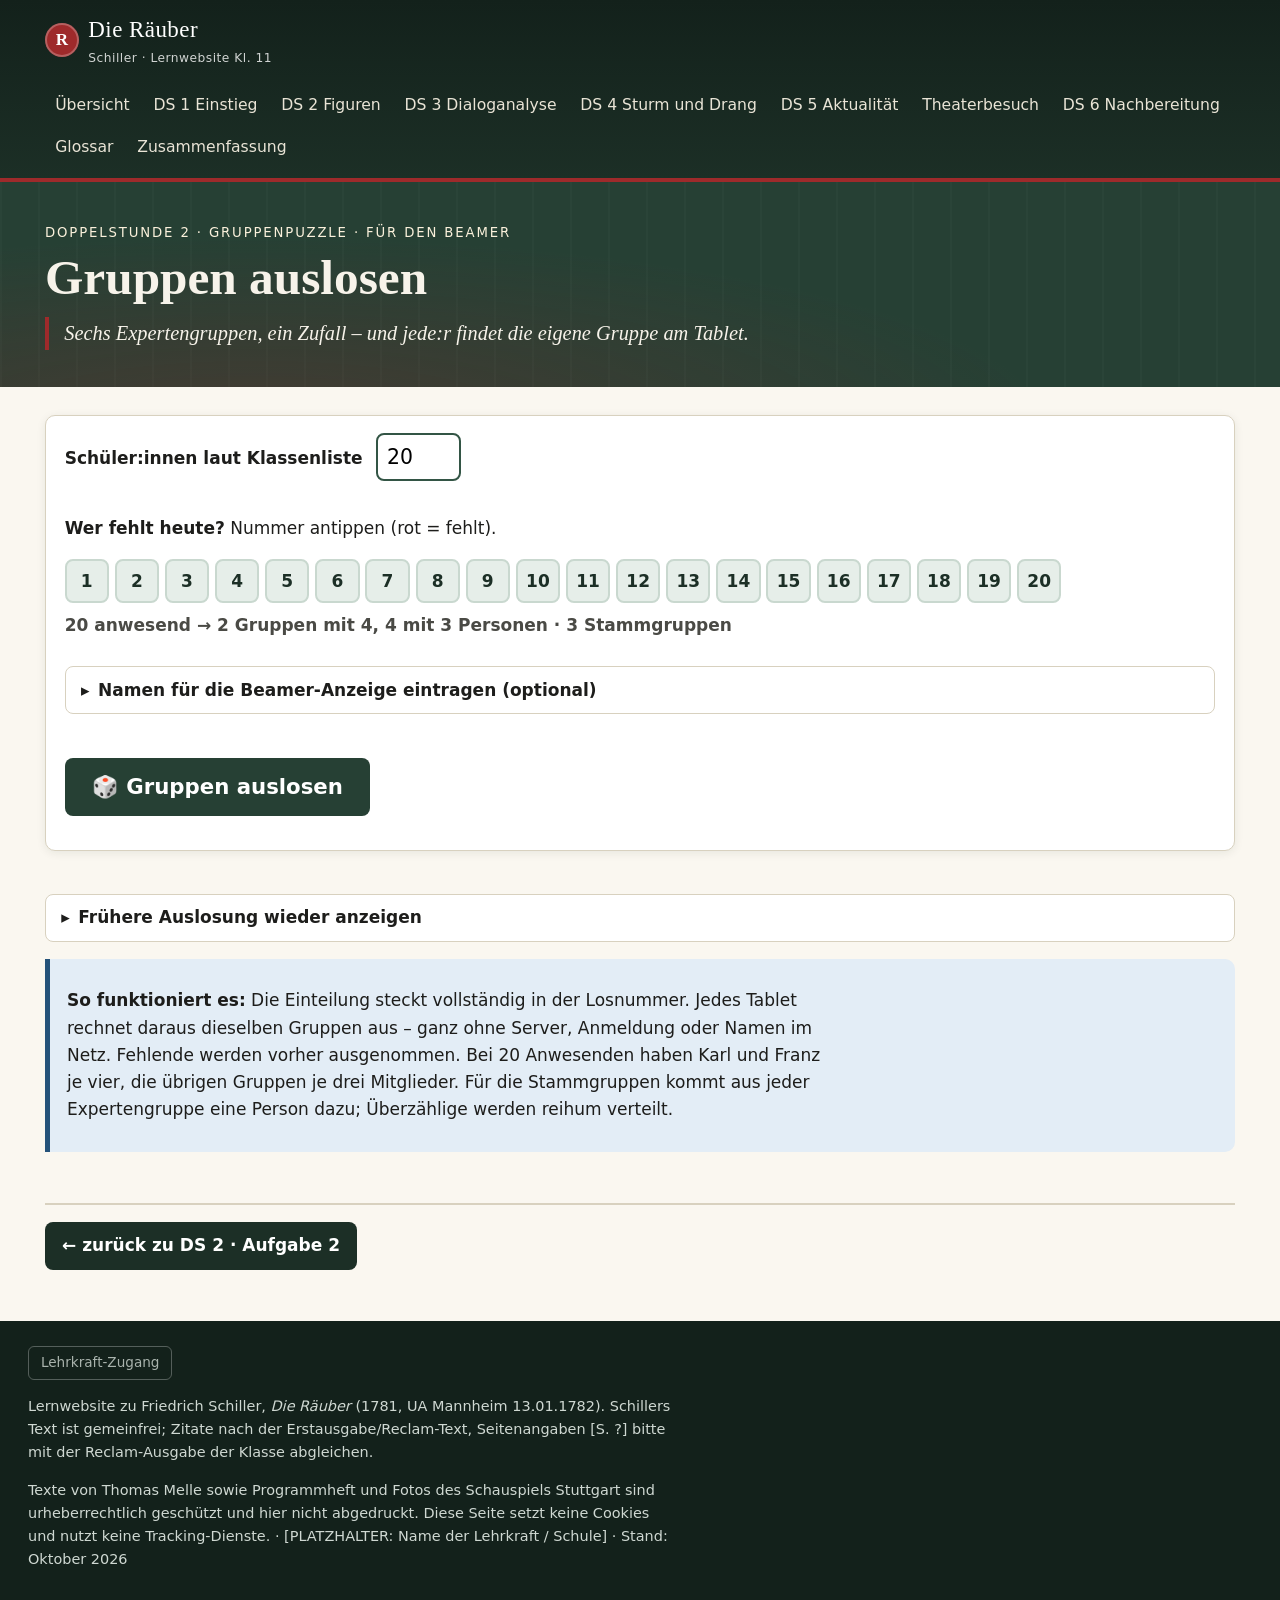
<file: gruppen.html>
<!DOCTYPE html>
<html lang="de">
<head>
<meta charset="utf-8">
<meta name="viewport" content="width=device-width, initial-scale=1">
<title>Gruppen auslosen · Schiller: Die Räuber</title>
<meta name="description" content="Lernwebsite zu Friedrich Schillers „Die Räuber“ für die 11. Klasse (berufliches Gymnasium, Baden-Württemberg).">
<meta name="robots" content="noindex">
<link rel="icon" href="data:image/svg+xml,%3Csvg xmlns='http://www.w3.org/2000/svg' viewBox='0 0 32 32'%3E%3Ccircle cx='16' cy='16' r='15' fill='%239e2a2b'/%3E%3Ctext x='16' y='22' text-anchor='middle' font-family='Georgia' font-size='17' fill='%23fff'%3ER%3C/text%3E%3C/svg%3E">
<link rel="stylesheet" href="style.css">
</head>
<body>
<a class="skip-link" href="#inhalt">Zum Inhalt springen</a>
<header class="site-header">
  <div class="inner">
    <a class="brand" href="index.html"><span class="siegel" aria-hidden="true">R</span><span>Die Räuber<small>Schiller · Lernwebsite Kl. 11</small></span></a>
    <button class="lk-toggle" type="button" hidden aria-pressed="false" title="Blendet Verlaufspläne, Lösungen und Hinweise für die Lehrkraft ein">Lehrkraft-Ansicht: aus</button>
    <button class="nav-toggle" type="button" aria-expanded="false" aria-controls="hauptnav">Menü ☰</button>
    <nav class="main-nav" id="hauptnav" aria-label="Hauptnavigation">
      <ul>
        <li><a href="index.html">Übersicht</a></li>
        <li><a href="ds1.html">DS 1 Einstieg</a></li>
        <li><a href="ds2.html">DS 2 Figuren</a></li>
        <li><a href="ds3.html">DS 3 Dialoganalyse</a></li>
        <li><a href="ds4.html">DS 4 Sturm und Drang</a></li>
        <li><a href="ds5.html">DS 5 Aktualität</a></li>
        <li><a href="theaterbesuch.html">Theaterbesuch</a></li>
        <li><a href="ds6.html">DS 6 Nachbereitung</a></li>
        <li><a href="glossar.html">Glossar</a></li>
        <li><a href="zusammenfassung.html">Zusammenfassung</a></li>
      </ul>
    </nav>
  </div>
</header>
<div class="hero">
  <div class="inner">
    <p class="kicker">Doppelstunde 2 · Gruppenpuzzle · für den Beamer</p>
    <h1>Gruppen auslosen</h1>
    <p class="leitfrage">Sechs Expertengruppen, ein Zufall – und jede:r findet die eigene Gruppe am Tablet.</p>
  </div>
</div>
<main id="inhalt">
<section id="los-lehrkraft" class="los-lk" aria-label="Gruppen auslosen">
  <div class="los-einstellungen no-print">
    <div class="los-feld">
      <label for="los-anzahl"><strong>Schüler:innen laut Klassenliste</strong></label>
      <input id="los-anzahl" type="number" min="6" max="32" value="20" inputmode="numeric">
    </div>
    <div class="los-feld los-feld-breit">
      <p id="los-fehlend-titel"><strong>Wer fehlt heute?</strong> Nummer antippen (rot = fehlt).</p>
      <div id="los-fehlend" class="los-chips" role="group" aria-labelledby="los-fehlend-titel"></div>
      <p id="los-hinweis" class="los-hinweis" aria-live="polite"></p>
    </div>
    <details class="los-namen-details">
      <summary>Namen für die Beamer-Anzeige eintragen (optional)</summary>
      <div class="inhalt">
        <label for="los-namen">Ein Name pro Zeile, in der Reihenfolge der Klassenliste:</label>
        <textarea id="los-namen" rows="8" class="notiz" placeholder="1. Zeile = Nr. 1&#10;2. Zeile = Nr. 2&#10;…"></textarea>
        <p class="urheber">Die Namen bleiben nur in diesem Browserfenster. Sie werden nicht gespeichert, nicht übertragen und erscheinen nie auf den Tablets.</p>
      </div>
    </details>
    <p><button type="button" id="los-start" class="btn los-start">🎲 Gruppen auslosen</button></p>
  </div>

  <div id="los-code" class="los-code" hidden aria-live="polite">
    <p class="los-code-label">Losnummer für eure Tablets</p>
    <p class="los-code-wert"></p>
    <p class="los-code-weg">Öffnet <strong>DS 2 → Aufgabe 2 → „In welcher Gruppe bin ich?“</strong>, gebt die Losnummer und eure Nummer aus der Klassenliste ein.</p>
  </div>

  <div class="los-ansicht no-print" role="group" aria-label="Ansicht wählen">
    <button type="button" class="btn sekundaer" data-los-ansicht="experten" aria-pressed="true" hidden>Expertengruppen</button>
    <button type="button" class="btn sekundaer" data-los-ansicht="stamm" aria-pressed="false" hidden>Stammgruppen</button>
  </div>
  <div id="los-ergebnis" class="los-ergebnis" aria-live="polite"></div>

  <details class="no-print los-wieder-details">
    <summary>Frühere Auslosung wieder anzeigen</summary>
    <div class="inhalt">
      <form id="los-wieder" class="los-s-form">
        <label for="los-wieder-code">Losnummer</label>
        <input id="los-wieder-code" type="text" autocapitalize="characters" spellcheck="false">
        <button type="submit" class="btn sekundaer">Anzeigen</button>
        <span class="los-meldung" aria-live="polite"></span>
      </form>
    </div>
  </details>
</section>

<section class="hinweis" aria-label="So funktioniert es">
  <p><strong>So funktioniert es:</strong> Die Einteilung steckt vollständig in der Losnummer. Jedes Tablet rechnet daraus dieselben Gruppen aus – ganz ohne Server, Anmeldung oder Namen im Netz. Fehlende werden vorher ausgenommen. Bei 20 Anwesenden haben Karl und Franz je vier, die übrigen Gruppen je drei Mitglieder. Für die Stammgruppen kommt aus jeder Expertengruppe eine Person dazu; Überzählige werden reihum verteilt.</p>
</section>

<nav class="pager" aria-label="Blättern">
  <a href="ds2.html#a2-2" rel="prev">← zurück zu DS 2 · Aufgabe 2</a>
  <span class="leer"></span>
</nav>
</main>
<footer class="site-footer">
  <div class="inner">
    <p class="lk-zugang no-print"><button type="button" class="lk-login">Lehrkraft-Zugang</button></p>
    <p>Lernwebsite zu Friedrich Schiller, <i>Die Räuber</i> (1781, UA Mannheim 13.01.1782). Schillers Text ist gemeinfrei; Zitate nach der Erstausgabe/Reclam-Text, Seitenangaben [S. ?] bitte mit der Reclam-Ausgabe der Klasse abgleichen.</p>
    <p>Texte von Thomas Melle sowie Programmheft und Fotos des Schauspiels Stuttgart sind urheberrechtlich geschützt und hier nicht abgedruckt. Diese Seite setzt keine Cookies und nutzt keine Tracking-Dienste. · [PLATZHALTER: Name der Lehrkraft / Schule] · Stand: Oktober 2026</p>
  </div>
</footer>
<script src="script.js"></script>
</body>
</html>
</file>
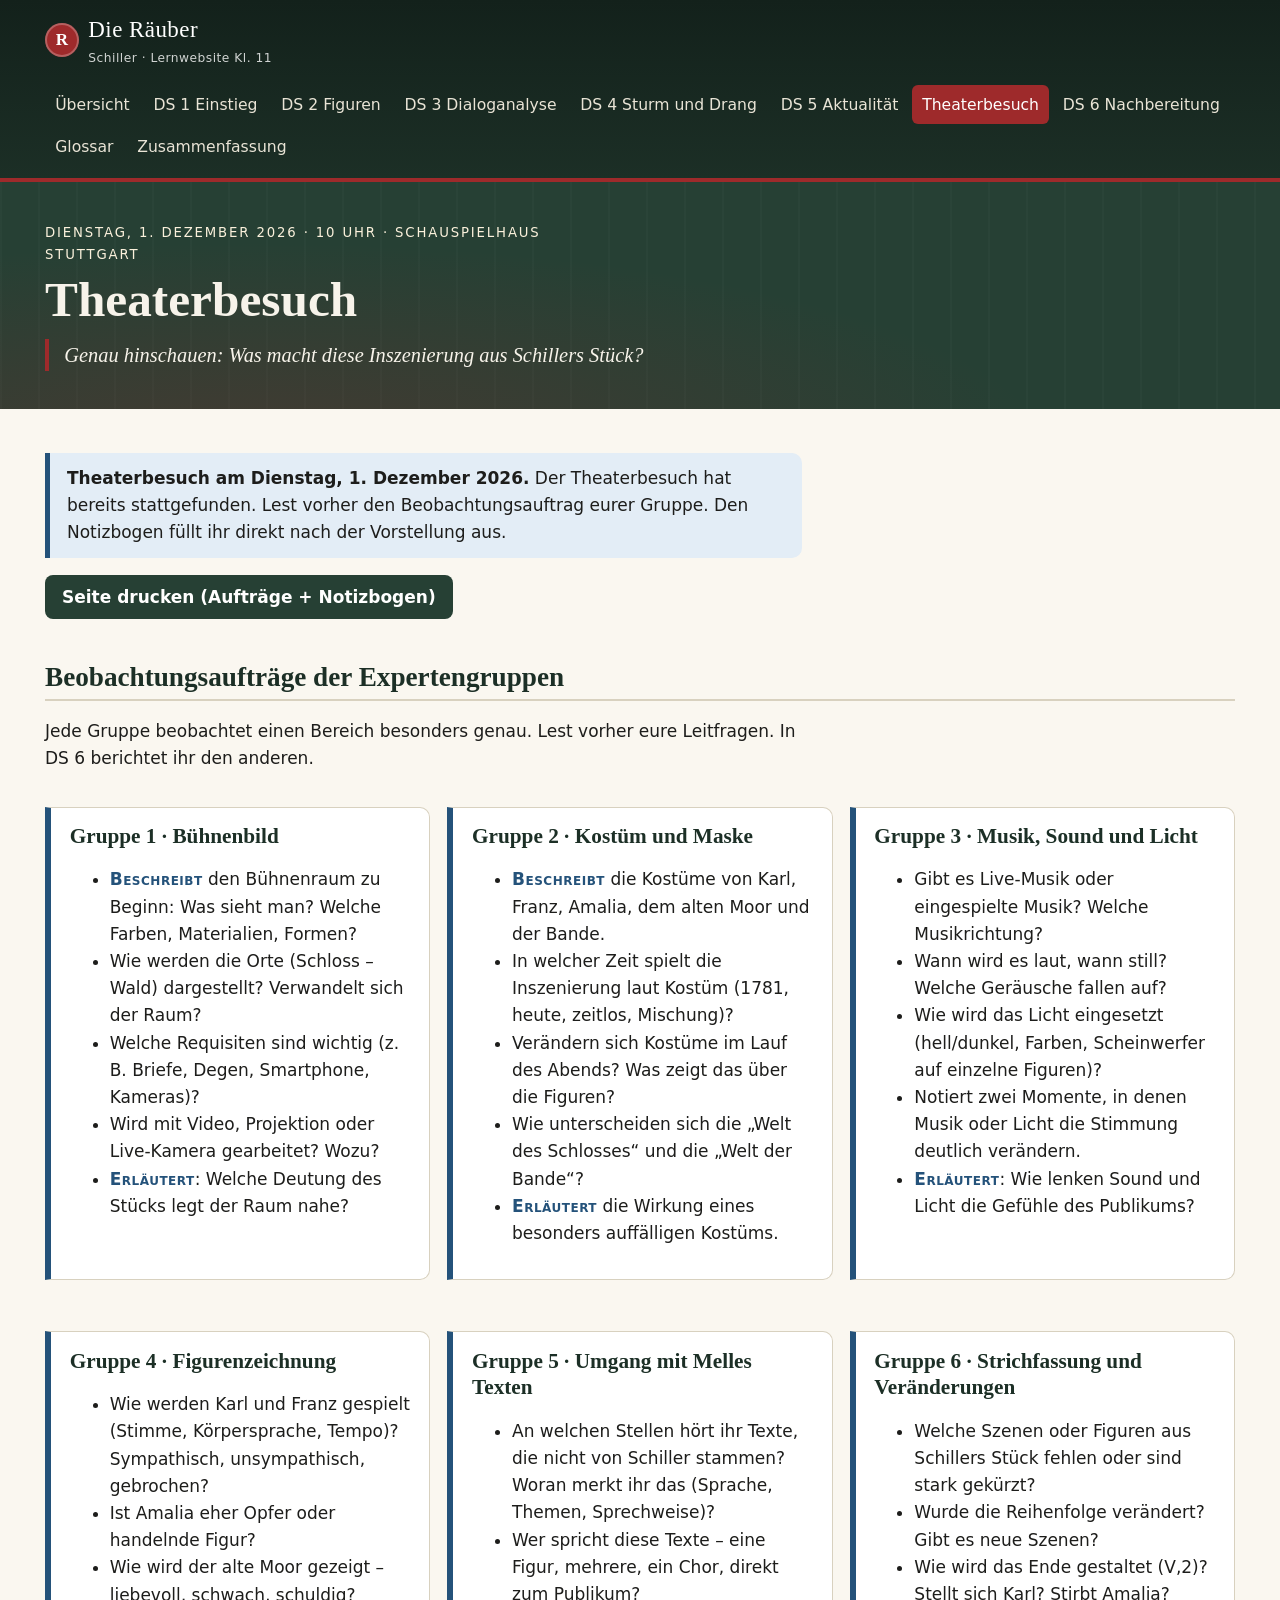
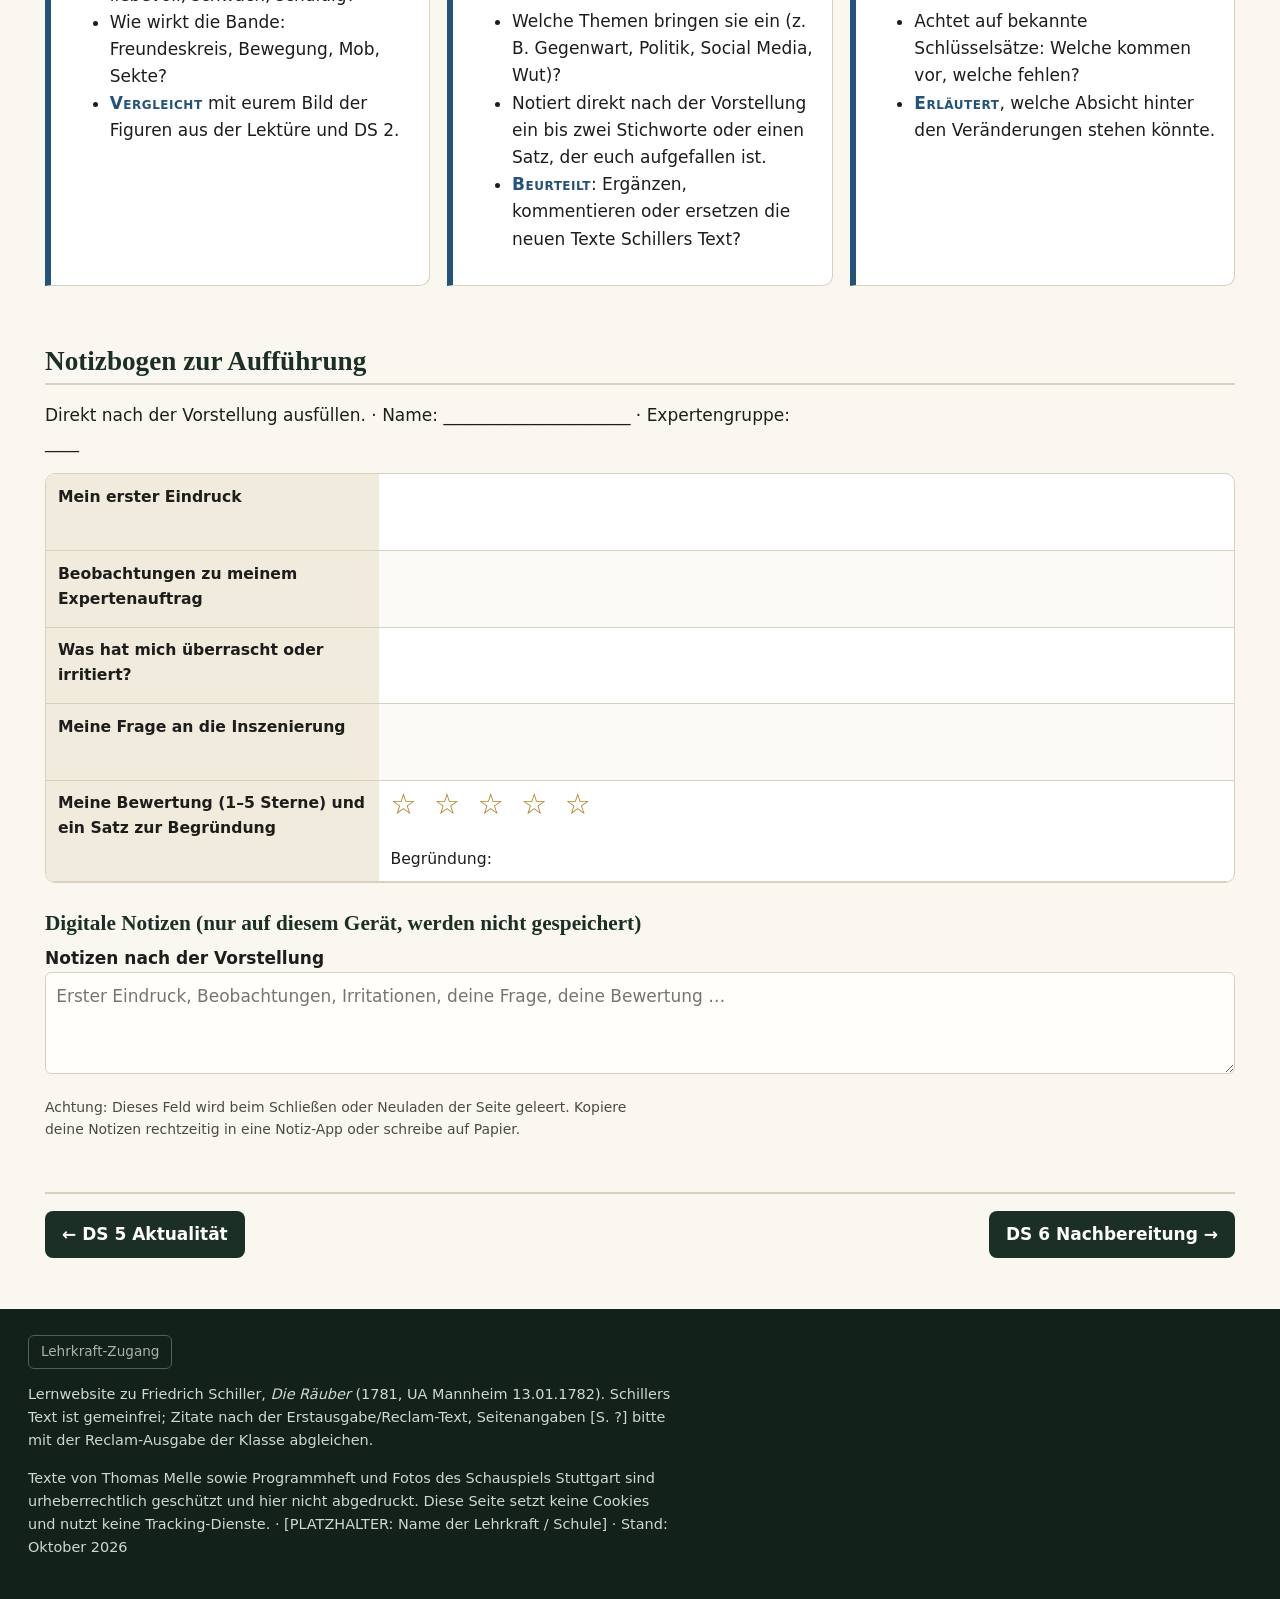
<file: theaterbesuch.html>
<!DOCTYPE html>
<html lang="de">
<head>
<meta charset="utf-8">
<meta name="viewport" content="width=device-width, initial-scale=1">
<title>Theaterbesuch · Schiller: Die Räuber</title>
<meta name="description" content="Lernwebsite zu Friedrich Schillers „Die Räuber“ für die 11. Klasse (berufliches Gymnasium, Baden-Württemberg).">
<meta name="robots" content="noindex">
<link rel="icon" href="data:image/svg+xml,%3Csvg xmlns='http://www.w3.org/2000/svg' viewBox='0 0 32 32'%3E%3Ccircle cx='16' cy='16' r='15' fill='%239e2a2b'/%3E%3Ctext x='16' y='22' text-anchor='middle' font-family='Georgia' font-size='17' fill='%23fff'%3ER%3C/text%3E%3C/svg%3E">
<link rel="stylesheet" href="style.css">
</head>
<body>
<a class="skip-link" href="#inhalt">Zum Inhalt springen</a>
<header class="site-header">
  <div class="inner">
    <a class="brand" href="index.html"><span class="siegel" aria-hidden="true">R</span><span>Die Räuber<small>Schiller · Lernwebsite Kl. 11</small></span></a>
    <button class="lk-toggle" type="button" hidden aria-pressed="false" title="Blendet Verlaufspläne, Lösungen und Hinweise für die Lehrkraft ein">Lehrkraft-Ansicht: aus</button>
    <button class="nav-toggle" type="button" aria-expanded="false" aria-controls="hauptnav">Menü ☰</button>
    <nav class="main-nav" id="hauptnav" aria-label="Hauptnavigation">
      <ul>
        <li><a href="index.html">Übersicht</a></li>
        <li><a href="ds1.html">DS 1 Einstieg</a></li>
        <li><a href="ds2.html">DS 2 Figuren</a></li>
        <li><a href="ds3.html">DS 3 Dialoganalyse</a></li>
        <li><a href="ds4.html">DS 4 Sturm und Drang</a></li>
        <li><a href="ds5.html">DS 5 Aktualität</a></li>
        <li><a href="theaterbesuch.html" aria-current="page">Theaterbesuch</a></li>
        <li><a href="ds6.html">DS 6 Nachbereitung</a></li>
        <li><a href="glossar.html">Glossar</a></li>
        <li><a href="zusammenfassung.html">Zusammenfassung</a></li>
      </ul>
    </nav>
  </div>
</header>
<div class="hero">
  <div class="inner">
    <p class="kicker">Dienstag, 1. Dezember 2026 · 10 Uhr · Schauspielhaus Stuttgart</p>
    <h1>Theaterbesuch</h1>
    <p class="leitfrage">Genau hinschauen: Was macht diese Inszenierung aus Schillers Stück?</p>
  </div>
</div>
<main id="inhalt">
<p class="hinweis"><strong>Theaterbesuch am Dienstag, 1. Dezember 2026.</strong> <span id="countdown"></span> Lest vorher den Beobachtungsauftrag eurer Gruppe. Den Notizbogen füllt ihr direkt nach der Vorstellung aus.</p>

<div class="druck-leiste no-print">
  <button class="btn" type="button" data-drucken="ohne-loesungen">Seite drucken (Aufträge + Notizbogen)</button>
</div>

<section aria-labelledby="auftraege" class="seitenumbruch">
  <h2 id="auftraege">Beobachtungsaufträge der Expertengruppen</h2>
  <p>Jede Gruppe beobachtet einen Bereich besonders genau. Lest vorher eure Leitfragen. In DS 6 berichtet ihr den anderen.</p>

  <div class="grid grid-2">
    <section class="aufgabe" aria-labelledby="g1">
      <h3 id="g1">Gruppe 1 · Bühnenbild</h3>
      <ul>
        <li><span class="op">Beschreibt</span> den Bühnenraum zu Beginn: Was sieht man? Welche Farben, Materialien, Formen?</li>
        <li>Wie werden die Orte (Schloss – Wald) dargestellt? Verwandelt sich der Raum?</li>
        <li>Welche Requisiten sind wichtig (z. B. Briefe, Degen, Smartphone, Kameras)?</li>
        <li>Wird mit Video, Projektion oder Live-Kamera gearbeitet? Wozu?</li>
        <li><span class="op">Erläutert</span>: Welche Deutung des Stücks legt der Raum nahe?</li>
      </ul>
    </section>
    <section class="aufgabe" aria-labelledby="g2">
      <h3 id="g2">Gruppe 2 · Kostüm und Maske</h3>
      <ul>
        <li><span class="op">Beschreibt</span> die Kostüme von Karl, Franz, Amalia, dem alten Moor und der Bande.</li>
        <li>In welcher Zeit spielt die Inszenierung laut Kostüm (1781, heute, zeitlos, Mischung)?</li>
        <li>Verändern sich Kostüme im Lauf des Abends? Was zeigt das über die Figuren?</li>
        <li>Wie unterscheiden sich die „Welt des Schlosses“ und die „Welt der Bande“?</li>
        <li><span class="op">Erläutert</span> die Wirkung eines besonders auffälligen Kostüms.</li>
      </ul>
    </section>
    <section class="aufgabe" aria-labelledby="g3">
      <h3 id="g3">Gruppe 3 · Musik, Sound und Licht</h3>
      <ul>
        <li>Gibt es Live-Musik oder eingespielte Musik? Welche Musikrichtung?</li>
        <li>Wann wird es laut, wann still? Welche Geräusche fallen auf?</li>
        <li>Wie wird das Licht eingesetzt (hell/dunkel, Farben, Scheinwerfer auf einzelne Figuren)?</li>
        <li>Notiert zwei Momente, in denen Musik oder Licht die Stimmung deutlich verändern.</li>
        <li><span class="op">Erläutert</span>: Wie lenken Sound und Licht die Gefühle des Publikums?</li>
      </ul>
    </section>
    <section class="aufgabe" aria-labelledby="g4">
      <h3 id="g4">Gruppe 4 · Figurenzeichnung</h3>
      <ul>
        <li>Wie werden Karl und Franz gespielt (Stimme, Körpersprache, Tempo)? Sympathisch, unsympathisch, gebrochen?</li>
        <li>Ist Amalia eher Opfer oder handelnde Figur?</li>
        <li>Wie wird der alte Moor gezeigt – liebevoll, schwach, schuldig?</li>
        <li>Wie wirkt die Bande: Freundeskreis, Bewegung, Mob, Sekte?</li>
        <li><span class="op">Vergleicht</span> mit eurem Bild der Figuren aus der Lektüre und DS 2.</li>
      </ul>
    </section>
    <section class="aufgabe" aria-labelledby="g5">
      <h3 id="g5">Gruppe 5 · Umgang mit Melles Texten</h3>
      <ul>
        <li>An welchen Stellen hört ihr Texte, die nicht von Schiller stammen? Woran merkt ihr das (Sprache, Themen, Sprechweise)?</li>
        <li>Wer spricht diese Texte – eine Figur, mehrere, ein Chor, direkt zum Publikum?</li>
        <li>Welche Themen bringen sie ein (z. B. Gegenwart, Politik, Social Media, Wut)?</li>
        <li>Notiert direkt nach der Vorstellung ein bis zwei Stichworte oder einen Satz, der euch aufgefallen ist.</li>
        <li><span class="op">Beurteilt</span>: Ergänzen, kommentieren oder ersetzen die neuen Texte Schillers Text?</li>
      </ul>
    </section>
    <section class="aufgabe" aria-labelledby="g6">
      <h3 id="g6">Gruppe 6 · Strichfassung und Veränderungen</h3>
      <ul>
        <li>Welche Szenen oder Figuren aus Schillers Stück fehlen oder sind stark gekürzt?</li>
        <li>Wurde die Reihenfolge verändert? Gibt es neue Szenen?</li>
        <li>Wie wird das Ende gestaltet (V,2)? Stellt sich Karl? Stirbt Amalia?</li>
        <li>Achtet auf bekannte Schlüsselsätze: Welche kommen vor, welche fehlen?</li>
        <li><span class="op">Erläutert</span>, welche Absicht hinter den Veränderungen stehen könnte.</li>
      </ul>
    </section>
  </div>
</section>

<section aria-labelledby="notizbogen" class="notizbogen seitenumbruch">
  <h2 id="notizbogen">Notizbogen zur Aufführung</h2>
  <p>Direkt nach der Vorstellung ausfüllen. · Name: ______________________ · Expertengruppe: ____</p>
  <div class="tabelle-wrap">
    <table>
      <tbody>
        <tr><th scope="row">Mein erster Eindruck</th><td></td></tr>
        <tr><th scope="row">Beobachtungen zu meinem Expertenauftrag</th><td></td></tr>
        <tr><th scope="row">Was hat mich überrascht oder irritiert?</th><td></td></tr>
        <tr><th scope="row">Meine Frage an die Inszenierung</th><td></td></tr>
        <tr><th scope="row">Meine Bewertung (1–5 Sterne) und ein Satz zur Begründung</th><td><span class="sterne" aria-hidden="true">☆ ☆ ☆ ☆ ☆</span><br><br>Begründung:</td></tr>
      </tbody>
    </table>
  </div>

  <div class="no-print">
    <h3>Digitale Notizen (nur auf diesem Gerät, werden nicht gespeichert)</h3>
    <label for="notiz-nach"><strong>Notizen nach der Vorstellung</strong></label>
    <textarea class="notiz" id="notiz-nach" placeholder="Erster Eindruck, Beobachtungen, Irritationen, deine Frage, deine Bewertung …"></textarea>
    <p class="urheber">Achtung: Dieses Feld wird beim Schließen oder Neuladen der Seite geleert. Kopiere deine Notizen rechtzeitig in eine Notiz-App oder schreibe auf Papier.</p>
  </div>
</section>

<div class="lk-platz" data-n="0" hidden></div>

<nav class="pager" aria-label="Blättern">
  <a href="ds5.html" rel="prev">← DS 5 Aktualität</a>
  <a href="ds6.html" rel="next">DS 6 Nachbereitung →</a>
</nav>
</main>
<footer class="site-footer">
  <div class="inner">
    <p class="lk-zugang no-print"><button type="button" class="lk-login">Lehrkraft-Zugang</button></p>
    <p>Lernwebsite zu Friedrich Schiller, <i>Die Räuber</i> (1781, UA Mannheim 13.01.1782). Schillers Text ist gemeinfrei; Zitate nach der Erstausgabe/Reclam-Text, Seitenangaben [S. ?] bitte mit der Reclam-Ausgabe der Klasse abgleichen.</p>
    <p>Texte von Thomas Melle sowie Programmheft und Fotos des Schauspiels Stuttgart sind urheberrechtlich geschützt und hier nicht abgedruckt. Diese Seite setzt keine Cookies und nutzt keine Tracking-Dienste. · [PLATZHALTER: Name der Lehrkraft / Schule] · Stand: Oktober 2026</p>
  </div>
</footer>
<script type="application/json" id="lk-daten">{"v": 1, "iv": "Hb3+6d02Gn6rr5T7", "ct": "GHDJL7TPjJxyb57Lhtsli5pkwE1IGBqyo7LZNBtz6DlyUFN4966eHpnTUrZldoM+laCSpAKwhIVw6Y3f95q/[base64]/8a2PaOkFmqEsH0xzDsN6C1+cegpLfWN5k+t3gNibXjI7bO9EGidBg+xVn3m4f7HMC8eHIlQPPcGqCD8wujN40fh9e7SDCOrdn/0dktMFjwHa35FSAyp7cMGGjRZsdTivuNMoS1SzD4J/upO+D0GQE+OAj8atJ5YX/UVBFh0rpQekFuwqSJF4jz04/41+Yk0umeGwbuQDpZ5JevnhHiUmQiQof6poiUzP4bxaI48XELZbUZx/nX2hxJhkYYuhb/fwUeoq8jcmLhROVLU63SwJwJTToZ2G/npumJQCM004FoJETgHldDe/1LovJZ6Gxn8uZpIl50IgkiXgN2rEC/G2ZAPVdIseyJIUz7+Z4T9e+CoMtOm/L0PtEcBCc4oZYUYXGVHxFwqQifJvAjBzyHevN/earKaeorAHEM6aRkhAX4xQO1YEBPvlzT5Gyr1Jg97v+uJLB+98XuZ8Q6l+Q/n30MVZA45CFbq06Eojg/KS8u5F/pMnxckcjCCPMofDGvhPVKCe1NGiTy6BnUvlh4ZmeJQW6CJMNuXu+T0zW6YUEv/caHHMzx8ABUM7t+6scawRzwfy6awIsUj4C2jeFGPZaQ0XsO5yNtogcgmL/BfIjzEMqp4Z9r8WNhjvBK9Pb+f4uUt67QUe01u5yf6MMGv7XLhVlS/O4B3AcijCOo9LsQgJFPutncZs+GwRklcxcUllcA1cM63hV0IX/NcHas0oY/5lx23bCdrH9uS4GB3j2a7BH//mje+fwNqdMUTdcXjqoajV2ArQfCO9Y1NzYnuxvkIjLajrYMOoLPMplHepkWlIGQ=="}</script>
<script src="script.js"></script>
</body>
</html>
</file>
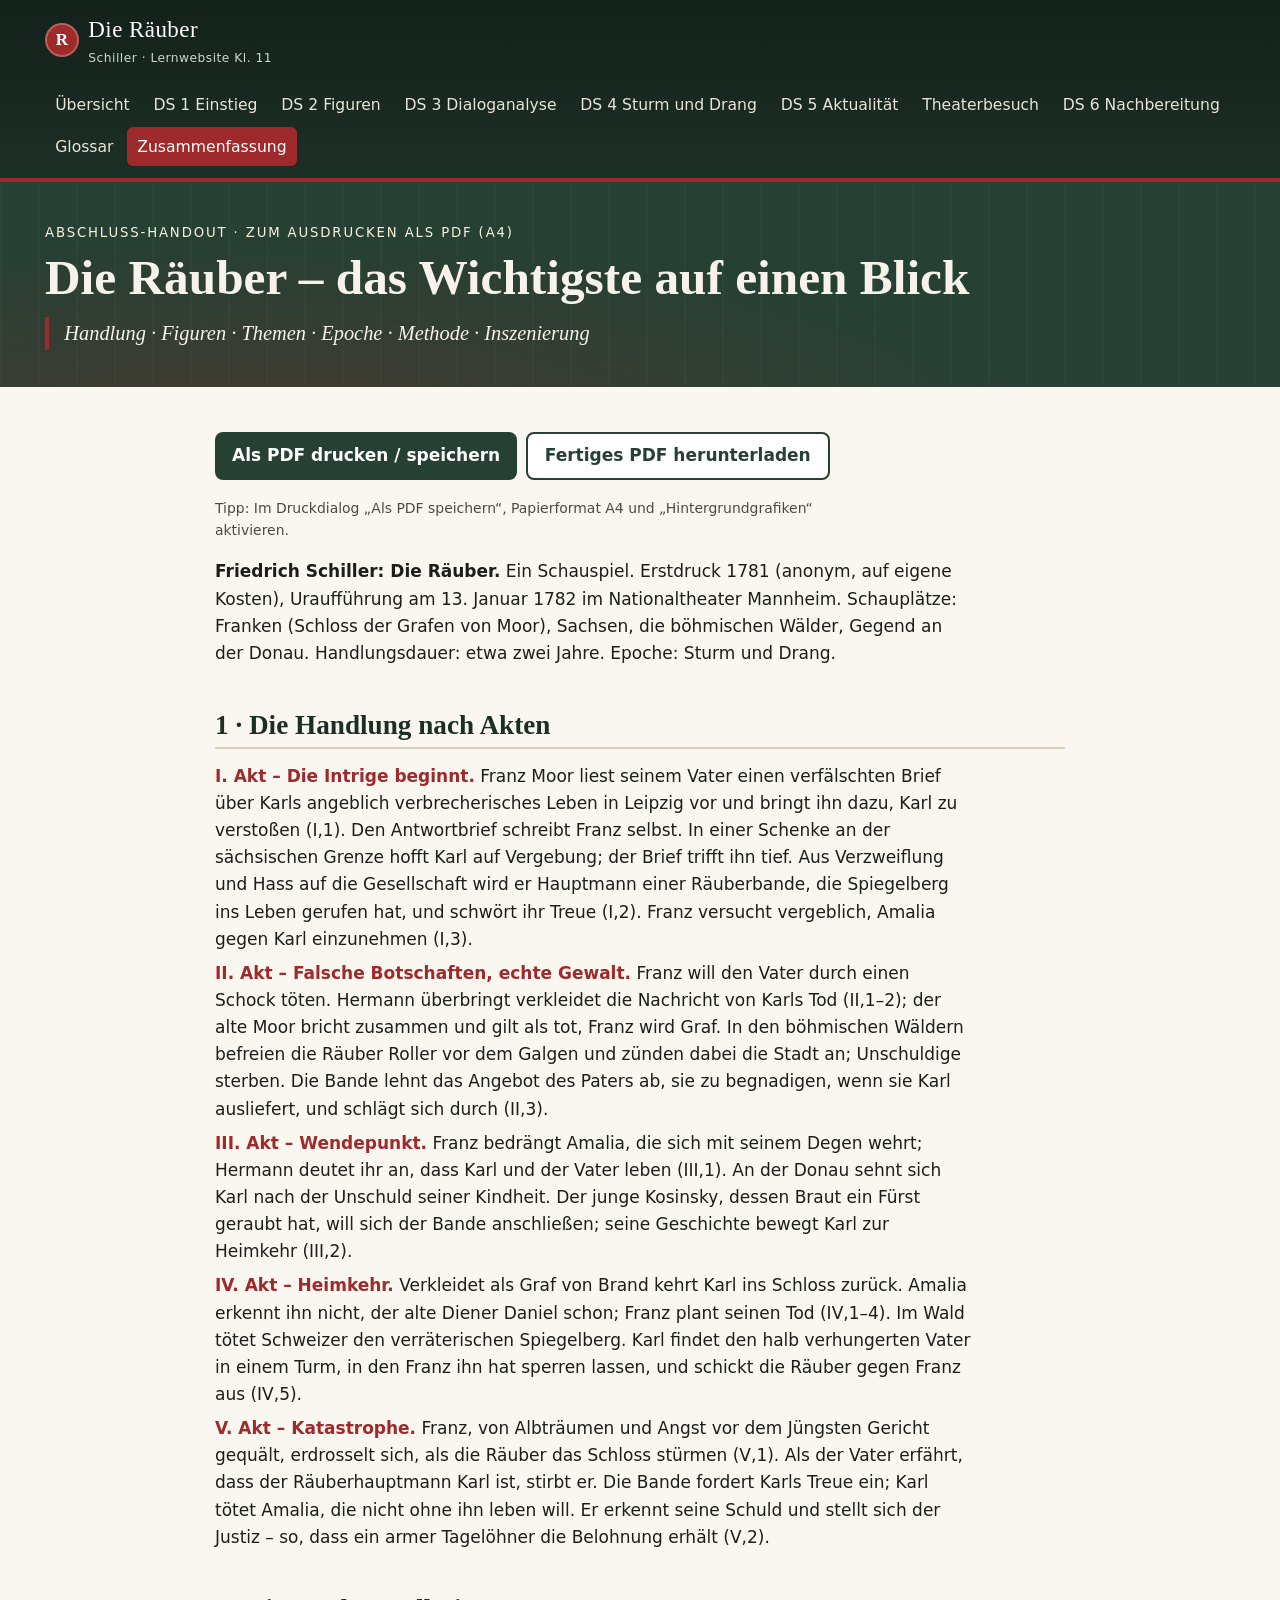
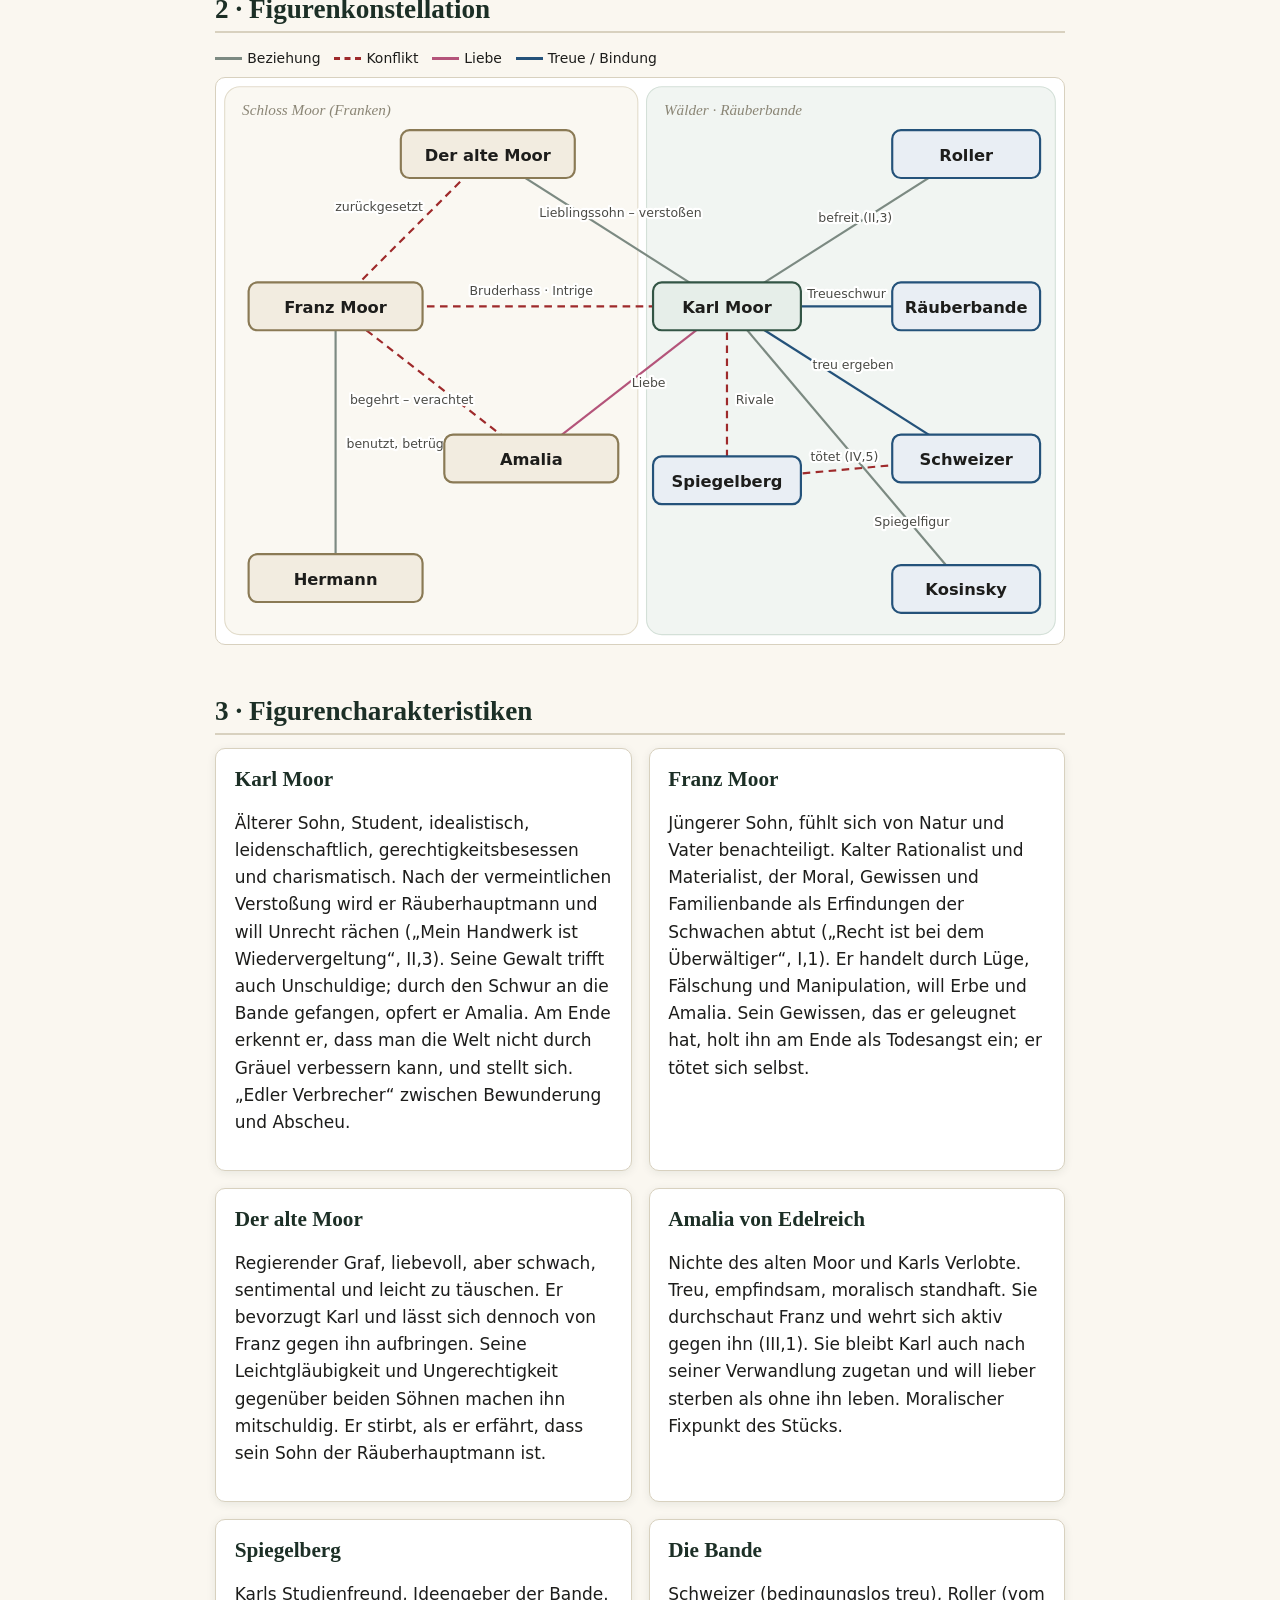
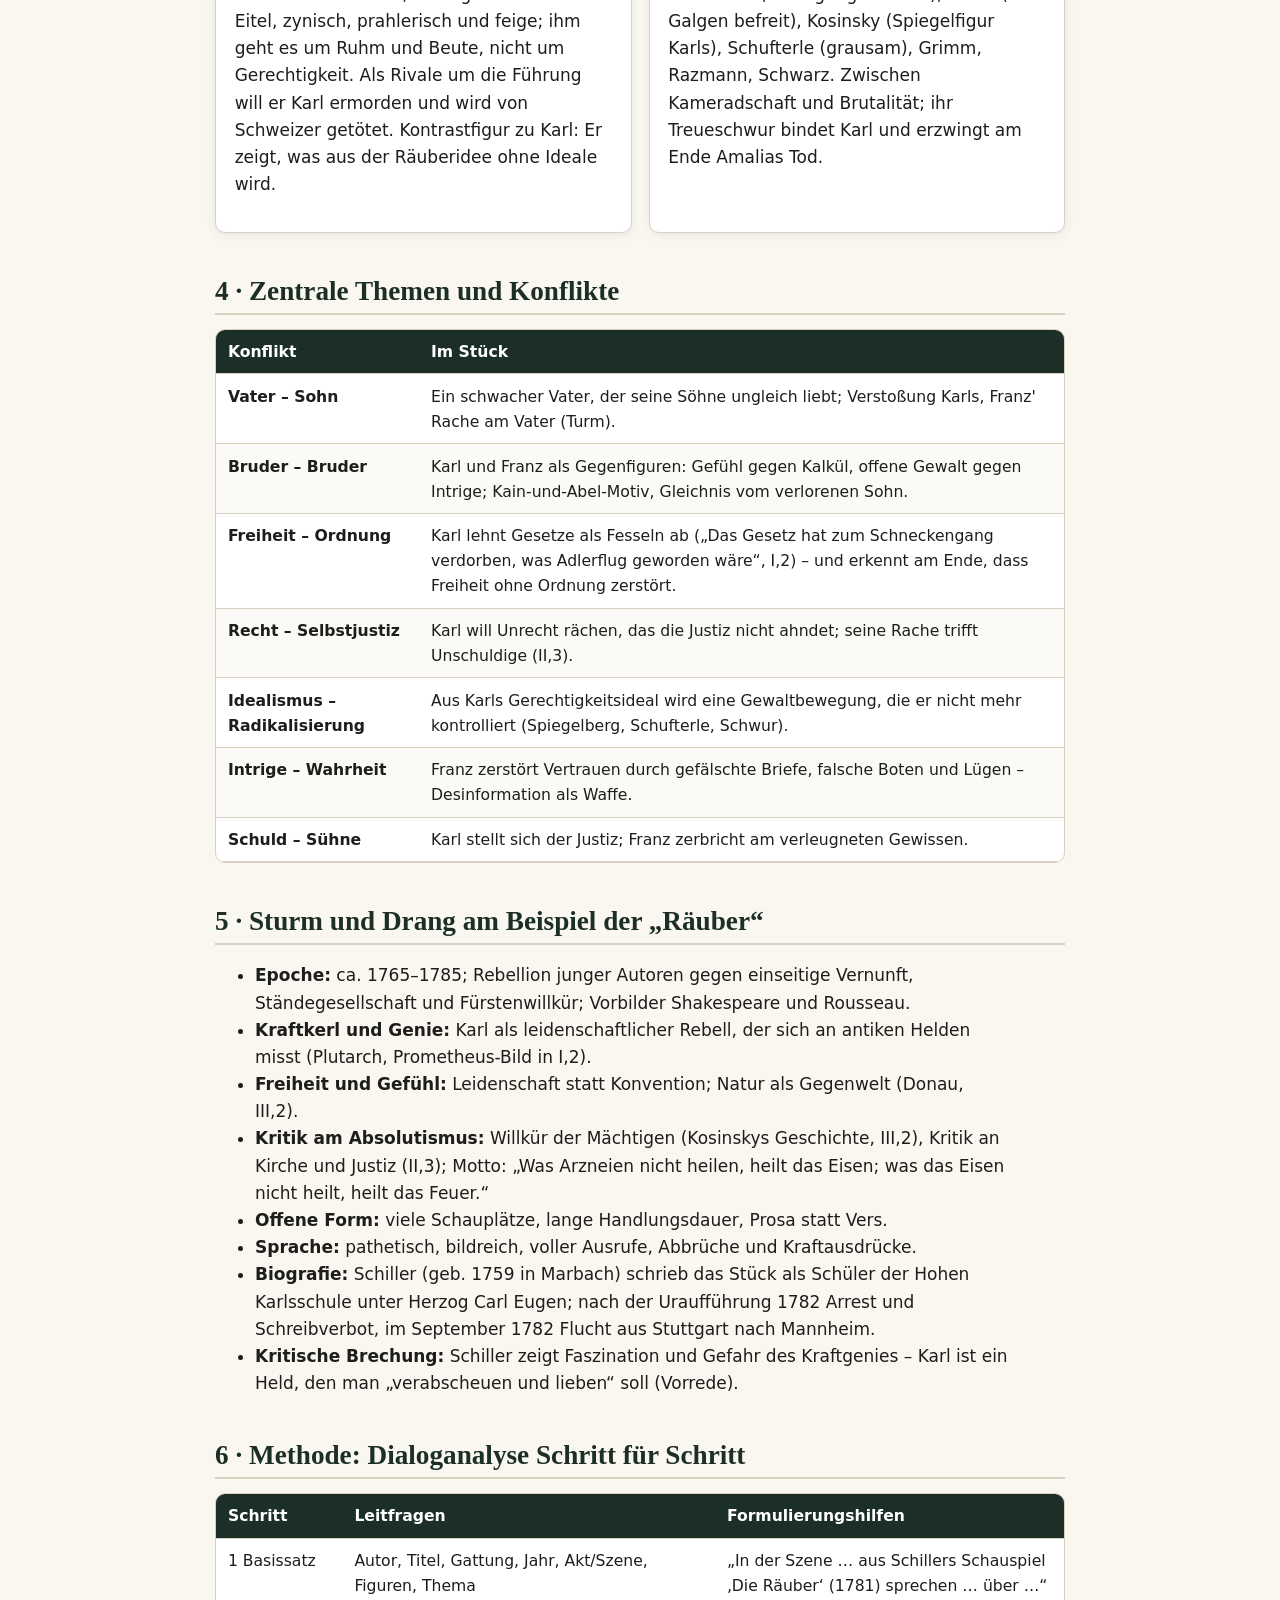
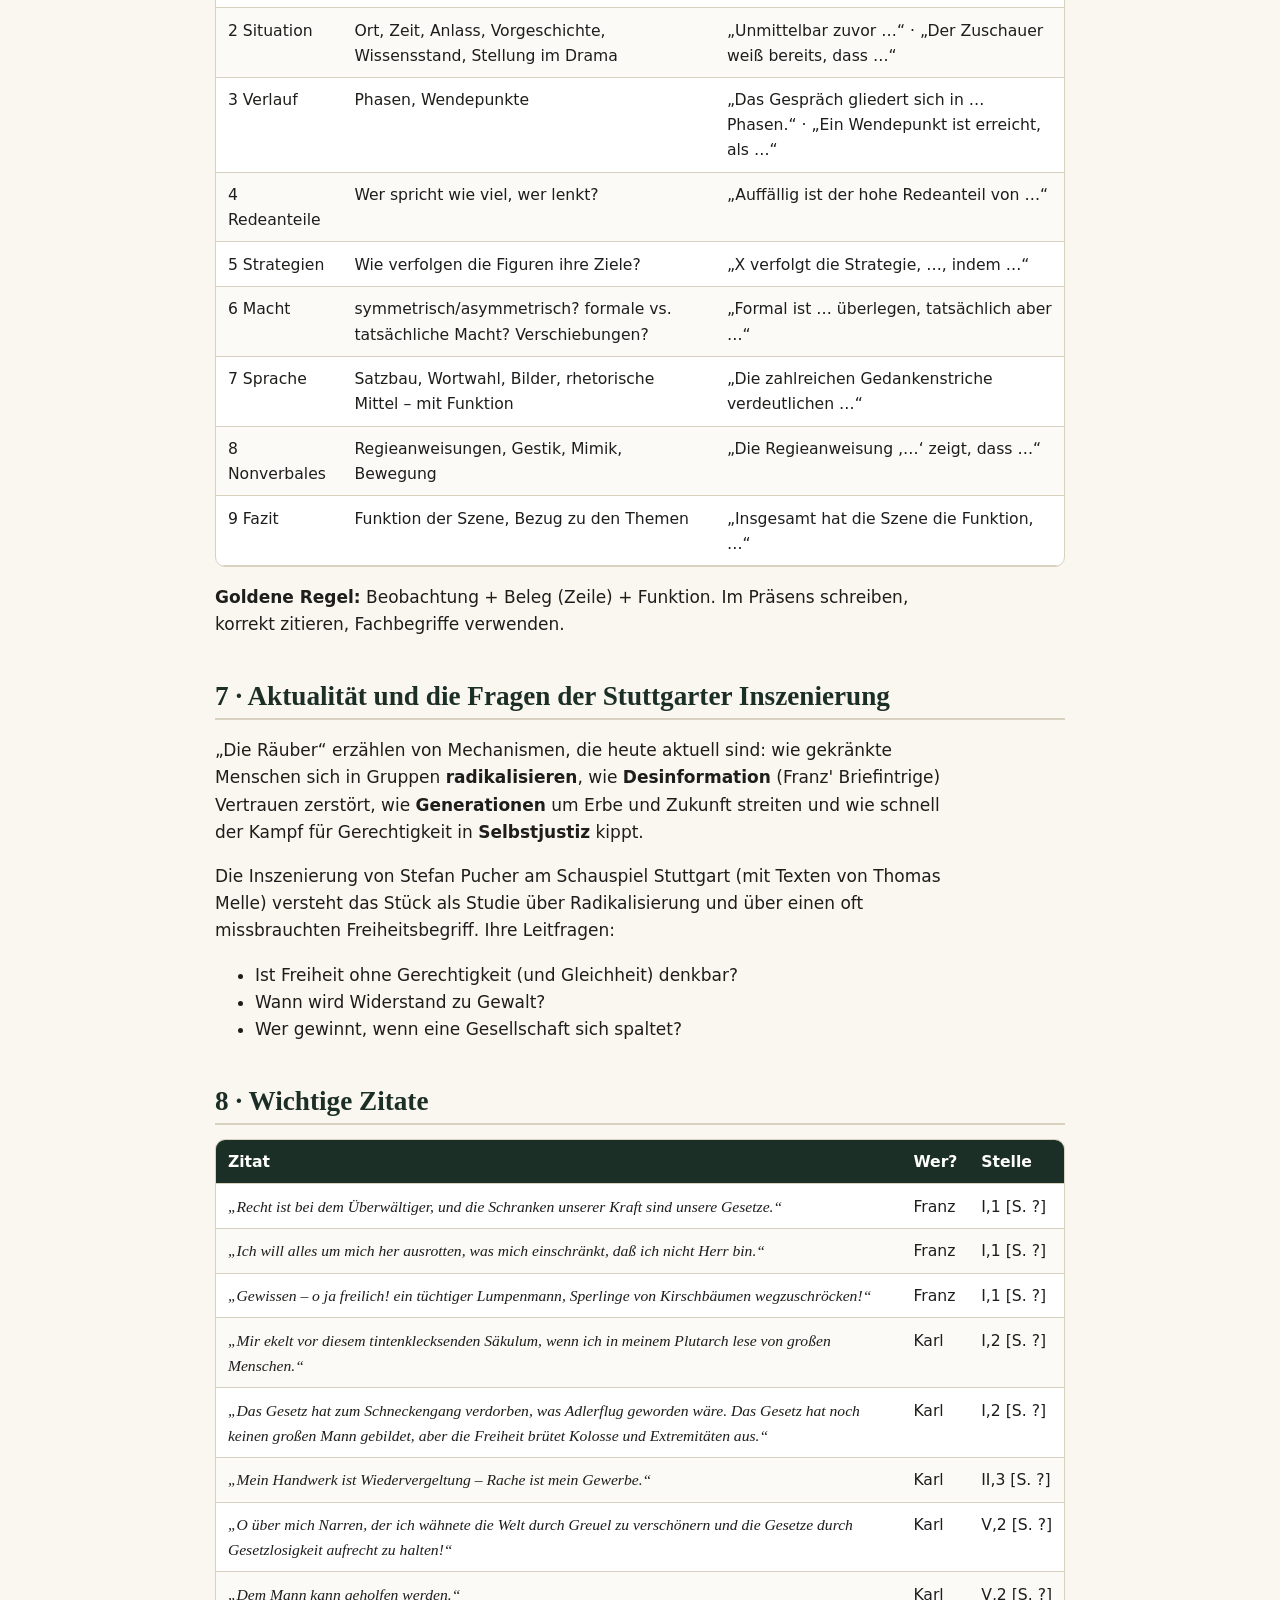
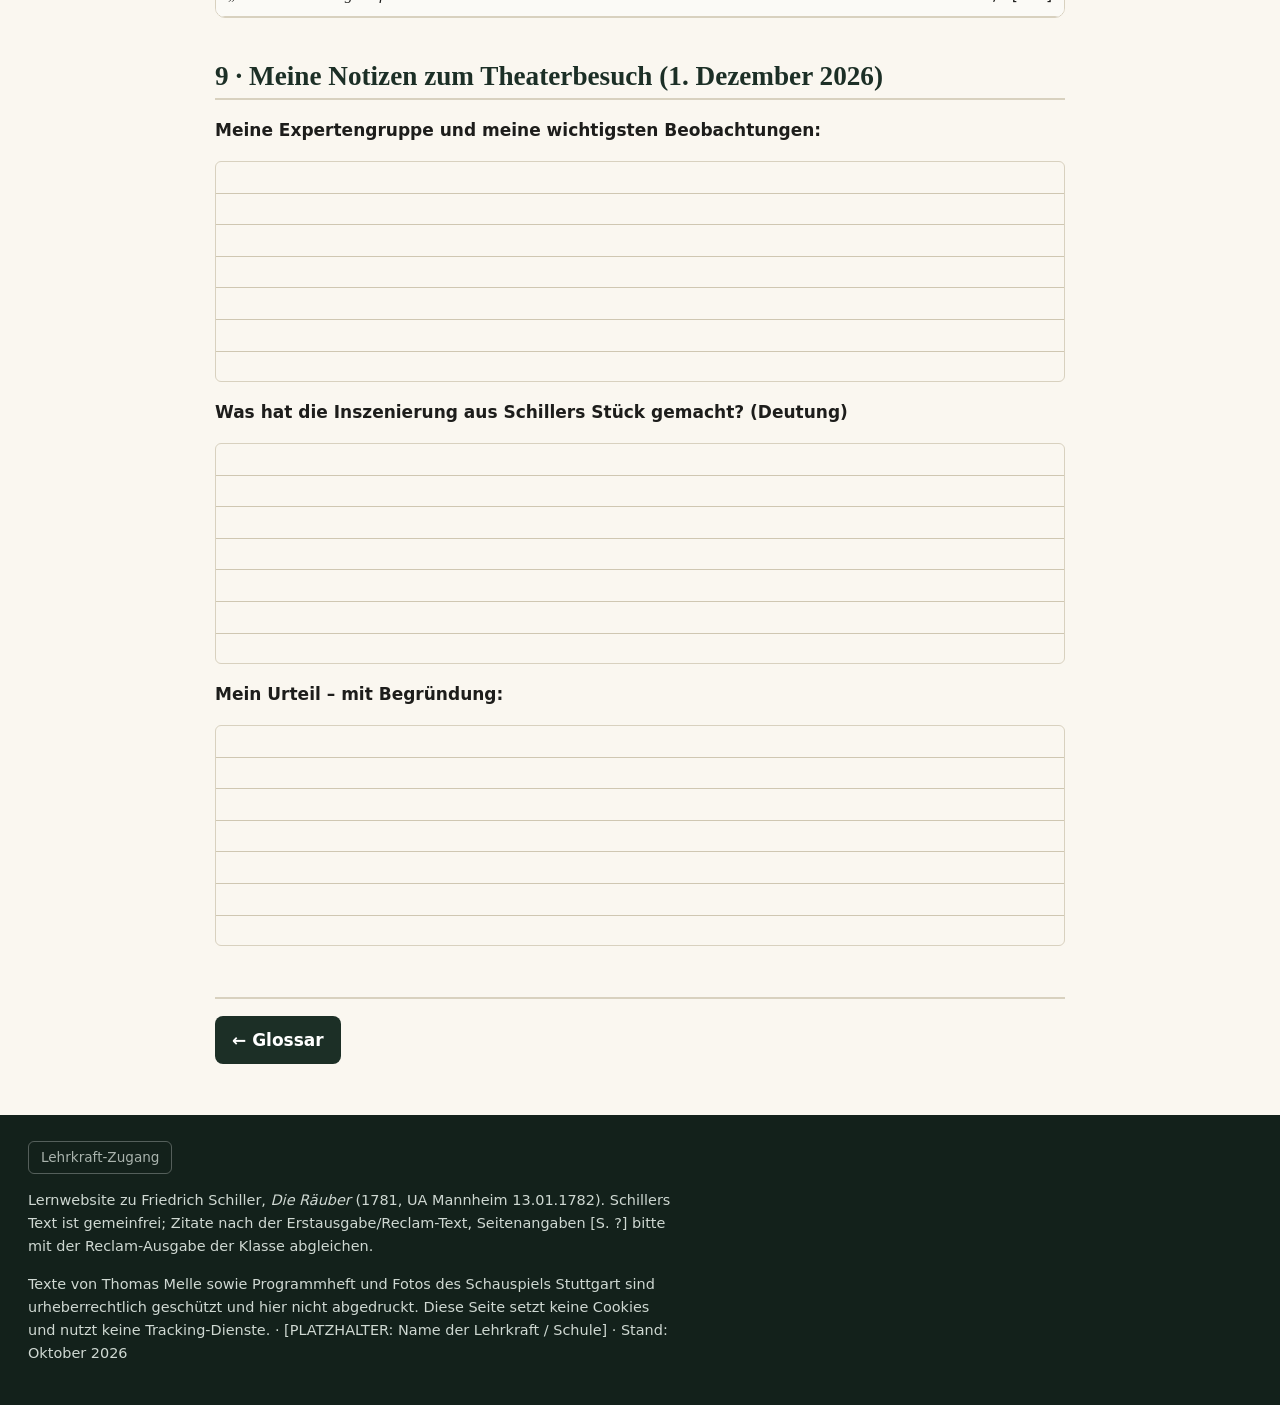
<file: zusammenfassung.html>
<!DOCTYPE html>
<html lang="de">
<head>
<meta charset="utf-8">
<meta name="viewport" content="width=device-width, initial-scale=1">
<title>Zusammenfassung · Schiller: Die Räuber</title>
<meta name="description" content="Lernwebsite zu Friedrich Schillers „Die Räuber“ für die 11. Klasse (berufliches Gymnasium, Baden-Württemberg).">
<meta name="robots" content="noindex">
<link rel="icon" href="data:image/svg+xml,%3Csvg xmlns='http://www.w3.org/2000/svg' viewBox='0 0 32 32'%3E%3Ccircle cx='16' cy='16' r='15' fill='%239e2a2b'/%3E%3Ctext x='16' y='22' text-anchor='middle' font-family='Georgia' font-size='17' fill='%23fff'%3ER%3C/text%3E%3C/svg%3E">
<link rel="stylesheet" href="style.css">
</head>
<body class="zf">
<a class="skip-link" href="#inhalt">Zum Inhalt springen</a>
<header class="site-header">
  <div class="inner">
    <a class="brand" href="index.html"><span class="siegel" aria-hidden="true">R</span><span>Die Räuber<small>Schiller · Lernwebsite Kl. 11</small></span></a>
    <button class="lk-toggle" type="button" hidden aria-pressed="false" title="Blendet Verlaufspläne, Lösungen und Hinweise für die Lehrkraft ein">Lehrkraft-Ansicht: aus</button>
    <button class="nav-toggle" type="button" aria-expanded="false" aria-controls="hauptnav">Menü ☰</button>
    <nav class="main-nav" id="hauptnav" aria-label="Hauptnavigation">
      <ul>
        <li><a href="index.html">Übersicht</a></li>
        <li><a href="ds1.html">DS 1 Einstieg</a></li>
        <li><a href="ds2.html">DS 2 Figuren</a></li>
        <li><a href="ds3.html">DS 3 Dialoganalyse</a></li>
        <li><a href="ds4.html">DS 4 Sturm und Drang</a></li>
        <li><a href="ds5.html">DS 5 Aktualität</a></li>
        <li><a href="theaterbesuch.html">Theaterbesuch</a></li>
        <li><a href="ds6.html">DS 6 Nachbereitung</a></li>
        <li><a href="glossar.html">Glossar</a></li>
        <li><a href="zusammenfassung.html" aria-current="page">Zusammenfassung</a></li>
      </ul>
    </nav>
  </div>
</header>
<div class="hero">
  <div class="inner">
    <p class="kicker">Abschluss-Handout · zum Ausdrucken als PDF (A4)</p>
    <h1>Die Räuber – das Wichtigste auf einen Blick</h1>
    <p class="leitfrage">Handlung · Figuren · Themen · Epoche · Methode · Inszenierung</p>
  </div>
</div>
<main id="inhalt">
<div class="druck-leiste no-print">
  <button class="btn" type="button" data-drucken="ohne-loesungen">Als PDF drucken / speichern</button>
  <a class="btn sekundaer" href="raeuber-zusammenfassung.pdf" download>Fertiges PDF herunterladen</a>
</div>
<p class="no-print urheber">Tipp: Im Druckdialog „Als PDF speichern“, Papierformat A4 und „Hintergrundgrafiken“ aktivieren.</p>

<p><strong>Friedrich Schiller: Die Räuber.</strong> Ein Schauspiel. Erstdruck 1781 (anonym, auf eigene Kosten), Uraufführung am 13. Januar 1782 im Nationaltheater Mannheim. Schauplätze: Franken (Schloss der Grafen von Moor), Sachsen, die böhmischen Wälder, Gegend an der Donau. Handlungsdauer: etwa zwei Jahre. Epoche: Sturm und Drang.</p>

<h2>1 · Die Handlung nach Akten</h2>
<p class="akt"><strong>I. Akt – Die Intrige beginnt.</strong> Franz Moor liest seinem Vater einen verfälschten Brief über Karls angeblich verbrecherisches Leben in Leipzig vor und bringt ihn dazu, Karl zu verstoßen (I,1). Den Antwortbrief schreibt Franz selbst. In einer Schenke an der sächsischen Grenze hofft Karl auf Vergebung; der Brief trifft ihn tief. Aus Verzweiflung und Hass auf die Gesellschaft wird er Hauptmann einer Räuberbande, die Spiegelberg ins Leben gerufen hat, und schwört ihr Treue (I,2). Franz versucht vergeblich, Amalia gegen Karl einzunehmen (I,3).</p>
<p class="akt"><strong>II. Akt – Falsche Botschaften, echte Gewalt.</strong> Franz will den Vater durch einen Schock töten. Hermann überbringt verkleidet die Nachricht von Karls Tod (II,1–2); der alte Moor bricht zusammen und gilt als tot, Franz wird Graf. In den böhmischen Wäldern befreien die Räuber Roller vor dem Galgen und zünden dabei die Stadt an; Unschuldige sterben. Die Bande lehnt das Angebot des Paters ab, sie zu begnadigen, wenn sie Karl ausliefert, und schlägt sich durch (II,3).</p>
<p class="akt"><strong>III. Akt – Wendepunkt.</strong> Franz bedrängt Amalia, die sich mit seinem Degen wehrt; Hermann deutet ihr an, dass Karl und der Vater leben (III,1). An der Donau sehnt sich Karl nach der Unschuld seiner Kindheit. Der junge Kosinsky, dessen Braut ein Fürst geraubt hat, will sich der Bande anschließen; seine Geschichte bewegt Karl zur Heimkehr (III,2).</p>
<p class="akt"><strong>IV. Akt – Heimkehr.</strong> Verkleidet als Graf von Brand kehrt Karl ins Schloss zurück. Amalia erkennt ihn nicht, der alte Diener Daniel schon; Franz plant seinen Tod (IV,1–4). Im Wald tötet Schweizer den verräterischen Spiegelberg. Karl findet den halb verhungerten Vater in einem Turm, in den Franz ihn hat sperren lassen, und schickt die Räuber gegen Franz aus (IV,5).</p>
<p class="akt"><strong>V. Akt – Katastrophe.</strong> Franz, von Albträumen und Angst vor dem Jüngsten Gericht gequält, erdrosselt sich, als die Räuber das Schloss stürmen (V,1). Als der Vater erfährt, dass der Räuberhauptmann Karl ist, stirbt er. Die Bande fordert Karls Treue ein; Karl tötet Amalia, die nicht ohne ihn leben will. Er erkennt seine Schuld und stellt sich der Justiz – so, dass ein armer Tagelöhner die Belohnung erhält (V,2).</p>

<div class="konst-wrap">
<h2>2 · Figurenkonstellation</h2>
<ul class="legende" aria-label="Legende">
  <li><span style="border-color:#7c8a82"></span>Beziehung</li>
  <li><span style="border-color:#9e2a2b;border-top-style:dashed"></span>Konflikt</li>
  <li><span style="border-color:#b4547a"></span>Liebe</li>
  <li><span style="border-color:#24527a"></span>Treue / Bindung</li>
</ul>
<svg class="konst-svg" id="konst-druck" viewBox="0 0 780 520" xmlns="http://www.w3.org/2000/svg" role="group" aria-labelledby="konst-druck-t konst-druck-d">
  <title id="konst-druck-t">Figurenkonstellation zu Schillers „Die Räuber“</title>
  <desc id="konst-druck-d">Links der Bereich Schloss Moor in Franken mit dem alten Moor, Franz, Amalia und Hermann; rechts der Bereich Wald mit Karl und der Räuberbande (Spiegelberg, Schweizer, Roller, Kosinsky). Karl ist Lieblingssohn des Vaters und wird verstoßen, Franz ist zurückgesetzt. Zwischen Franz und Karl herrschen Bruderhass und Intrige. Karl und Amalia lieben sich, Franz begehrt Amalia, wird aber verachtet. Franz benutzt Hermann. Karl ist Hauptmann der Bande und durch einen Schwur gebunden; Schweizer ist ihm treu ergeben und tötet den Rivalen Spiegelberg; Roller wird von Karl befreit; Kosinsky ist Karls Spiegelfigur.</desc>
  <rect class="flaeche" x="8" y="8" width="380" height="504" rx="14"/>
  <rect class="flaeche wald" x="396" y="8" width="376" height="504" rx="14"/>
  <text class="bereich" x="24" y="34">Schloss Moor (Franken)</text>
  <text class="bereich" x="412" y="34">Wälder · Räuberbande</text>

  <line class="linie" data-von="vater" data-zu="karl" x1="250" y1="70" x2="470" y2="210"/>
  <line class="linie konflikt" data-von="vater" data-zu="franz" x1="250" y1="70" x2="110" y2="210"/>
  <line class="linie konflikt" data-von="franz" data-zu="karl" x1="110" y1="210" x2="470" y2="210"/>
  <line class="linie liebe" data-von="karl" data-zu="amalia" x1="470" y1="210" x2="290" y2="350"/>
  <line class="linie konflikt" data-von="franz" data-zu="amalia" x1="110" y1="210" x2="290" y2="350"/>
  <line class="linie" data-von="franz" data-zu="hermann" x1="110" y1="210" x2="110" y2="460"/>
  <line class="linie" data-von="karl" data-zu="roller" x1="470" y1="210" x2="690" y2="70"/>
  <line class="linie treue" data-von="karl" data-zu="bande" x1="470" y1="210" x2="690" y2="210"/>
  <line class="linie konflikt" data-von="karl" data-zu="spiegelberg" x1="470" y1="210" x2="470" y2="370"/>
  <line class="linie treue" data-von="karl" data-zu="schweizer" x1="470" y1="210" x2="690" y2="350"/>
  <line class="linie konflikt" data-von="schweizer" data-zu="spiegelberg" x1="690" y1="350" x2="470" y2="370"/>
  <line class="linie" data-von="karl" data-zu="kosinsky" x1="470" y1="210" x2="690" y2="470"/>

  <text class="lab" x="372" y="128" text-anchor="middle">Lieblingssohn – verstoßen</text>
  <text class="lab" x="150" y="122" text-anchor="middle">zurückgesetzt</text>
  <text class="lab" x="290" y="200" text-anchor="middle">Bruderhass · Intrige</text>
  <text class="lab" x="398" y="284" text-anchor="middle">Liebe</text>
  <text class="lab" x="180" y="300" text-anchor="middle">begehrt – verachtet</text>
  <text class="lab" x="120" y="340">benutzt, betrügt</text>
  <text class="lab" x="588" y="132" text-anchor="middle">befreit (II,3)</text>
  <text class="lab" x="580" y="202" text-anchor="middle">Treueschwur</text>
  <text class="lab" x="478" y="300">Rivale</text>
  <text class="lab" x="586" y="268" text-anchor="middle">treu ergeben</text>
  <text class="lab" x="578" y="352" text-anchor="middle">tötet (IV,5)</text>
  <text class="lab" x="640" y="412" text-anchor="middle">Spiegelfigur</text>

  <g class="figur schloss" data-id="vater"><rect x="170" y="48" width="160" height="44" rx="8"/><text x="250" y="76" text-anchor="middle">Der alte Moor</text></g>
  <g class="figur schloss" data-id="franz"><rect x="30" y="188" width="160" height="44" rx="8"/><text x="110" y="216" text-anchor="middle">Franz Moor</text></g>
  <g class="figur schloss" data-id="amalia"><rect x="210" y="328" width="160" height="44" rx="8"/><text x="290" y="356" text-anchor="middle">Amalia</text></g>
  <g class="figur schloss" data-id="hermann"><rect x="30" y="438" width="160" height="44" rx="8"/><text x="110" y="466" text-anchor="middle">Hermann</text></g>
  <g class="figur" data-id="karl"><rect x="402" y="188" width="136" height="44" rx="8"/><text x="470" y="216" text-anchor="middle">Karl Moor</text></g>
  <g class="figur bande" data-id="roller"><rect x="622" y="48" width="136" height="44" rx="8"/><text x="690" y="76" text-anchor="middle">Roller</text></g>
  <g class="figur bande" data-id="bande"><rect x="622" y="188" width="136" height="44" rx="8"/><text x="690" y="216" text-anchor="middle">Räuberbande</text></g>
  <g class="figur bande" data-id="spiegelberg"><rect x="402" y="348" width="136" height="44" rx="8"/><text x="470" y="376" text-anchor="middle">Spiegelberg</text></g>
  <g class="figur bande" data-id="schweizer"><rect x="622" y="328" width="136" height="44" rx="8"/><text x="690" y="356" text-anchor="middle">Schweizer</text></g>
  <g class="figur bande" data-id="kosinsky"><rect x="622" y="448" width="136" height="44" rx="8"/><text x="690" y="476" text-anchor="middle">Kosinsky</text></g>
</svg>

</div>

<h2>3 · Figurencharakteristiken</h2>
<div class="grid grid-2">
  <div class="karte"><h3>Karl Moor</h3><p>Älterer Sohn, Student, idealistisch, leidenschaftlich, gerechtigkeitsbesessen und charismatisch. Nach der vermeintlichen Verstoßung wird er Räuberhauptmann und will Unrecht rächen („Mein Handwerk ist Wiedervergeltung“, II,3). Seine Gewalt trifft auch Unschuldige; durch den Schwur an die Bande gefangen, opfert er Amalia. Am Ende erkennt er, dass man die Welt nicht durch Gräuel verbessern kann, und stellt sich. „Edler Verbrecher“ zwischen Bewunderung und Abscheu.</p></div>
  <div class="karte"><h3>Franz Moor</h3><p>Jüngerer Sohn, fühlt sich von Natur und Vater benachteiligt. Kalter Rationalist und Materialist, der Moral, Gewissen und Familienbande als Erfindungen der Schwachen abtut („Recht ist bei dem Überwältiger“, I,1). Er handelt durch Lüge, Fälschung und Manipulation, will Erbe und Amalia. Sein Gewissen, das er geleugnet hat, holt ihn am Ende als Todesangst ein; er tötet sich selbst.</p></div>
  <div class="karte"><h3>Der alte Moor</h3><p>Regierender Graf, liebevoll, aber schwach, sentimental und leicht zu täuschen. Er bevorzugt Karl und lässt sich dennoch von Franz gegen ihn aufbringen. Seine Leichtgläubigkeit und Ungerechtigkeit gegenüber beiden Söhnen machen ihn mitschuldig. Er stirbt, als er erfährt, dass sein Sohn der Räuberhauptmann ist.</p></div>
  <div class="karte"><h3>Amalia von Edelreich</h3><p>Nichte des alten Moor und Karls Verlobte. Treu, empfindsam, moralisch standhaft. Sie durchschaut Franz und wehrt sich aktiv gegen ihn (III,1). Sie bleibt Karl auch nach seiner Verwandlung zugetan und will lieber sterben als ohne ihn leben. Moralischer Fixpunkt des Stücks.</p></div>
  <div class="karte"><h3>Spiegelberg</h3><p>Karls Studienfreund, Ideengeber der Bande. Eitel, zynisch, prahlerisch und feige; ihm geht es um Ruhm und Beute, nicht um Gerechtigkeit. Als Rivale um die Führung will er Karl ermorden und wird von Schweizer getötet. Kontrastfigur zu Karl: Er zeigt, was aus der Räuberidee ohne Ideale wird.</p></div>
  <div class="karte"><h3>Die Bande</h3><p>Schweizer (bedingungslos treu), Roller (vom Galgen befreit), Kosinsky (Spiegelfigur Karls), Schufterle (grausam), Grimm, Razmann, Schwarz. Zwischen Kameradschaft und Brutalität; ihr Treueschwur bindet Karl und erzwingt am Ende Amalias Tod.</p></div>
</div>

<h2>4 · Zentrale Themen und Konflikte</h2>
<div class="tabelle-wrap">
  <table>
    <thead><tr><th scope="col">Konflikt</th><th scope="col">Im Stück</th></tr></thead>
    <tbody>
      <tr><th scope="row">Vater – Sohn</th><td>Ein schwacher Vater, der seine Söhne ungleich liebt; Verstoßung Karls, Franz' Rache am Vater (Turm).</td></tr>
      <tr><th scope="row">Bruder – Bruder</th><td>Karl und Franz als Gegenfiguren: Gefühl gegen Kalkül, offene Gewalt gegen Intrige; Kain-und-Abel-Motiv, Gleichnis vom verlorenen Sohn.</td></tr>
      <tr><th scope="row">Freiheit – Ordnung</th><td>Karl lehnt Gesetze als Fesseln ab („Das Gesetz hat zum Schneckengang verdorben, was Adlerflug geworden wäre“, I,2) – und erkennt am Ende, dass Freiheit ohne Ordnung zerstört.</td></tr>
      <tr><th scope="row">Recht – Selbstjustiz</th><td>Karl will Unrecht rächen, das die Justiz nicht ahndet; seine Rache trifft Unschuldige (II,3).</td></tr>
      <tr><th scope="row">Idealismus – Radikalisierung</th><td>Aus Karls Gerechtigkeitsideal wird eine Gewaltbewegung, die er nicht mehr kontrolliert (Spiegelberg, Schufterle, Schwur).</td></tr>
      <tr><th scope="row">Intrige – Wahrheit</th><td>Franz zerstört Vertrauen durch gefälschte Briefe, falsche Boten und Lügen – Desinformation als Waffe.</td></tr>
      <tr><th scope="row">Schuld – Sühne</th><td>Karl stellt sich der Justiz; Franz zerbricht am verleugneten Gewissen.</td></tr>
    </tbody>
  </table>
</div>

<h2>5 · Sturm und Drang am Beispiel der „Räuber“</h2>
<ul>
  <li><strong>Epoche:</strong> ca. 1765–1785; Rebellion junger Autoren gegen einseitige Vernunft, Ständegesellschaft und Fürstenwillkür; Vorbilder Shakespeare und Rousseau.</li>
  <li><strong>Kraftkerl und Genie:</strong> Karl als leidenschaftlicher Rebell, der sich an antiken Helden misst (Plutarch, Prometheus-Bild in I,2).</li>
  <li><strong>Freiheit und Gefühl:</strong> Leidenschaft statt Konvention; Natur als Gegenwelt (Donau, III,2).</li>
  <li><strong>Kritik am Absolutismus:</strong> Willkür der Mächtigen (Kosinskys Geschichte, III,2), Kritik an Kirche und Justiz (II,3); Motto: „Was Arzneien nicht heilen, heilt das Eisen; was das Eisen nicht heilt, heilt das Feuer.“</li>
  <li><strong>Offene Form:</strong> viele Schauplätze, lange Handlungsdauer, Prosa statt Vers.</li>
  <li><strong>Sprache:</strong> pathetisch, bildreich, voller Ausrufe, Abbrüche und Kraftausdrücke.</li>
  <li><strong>Biografie:</strong> Schiller (geb. 1759 in Marbach) schrieb das Stück als Schüler der Hohen Karlsschule unter Herzog Carl Eugen; nach der Uraufführung 1782 Arrest und Schreibverbot, im September 1782 Flucht aus Stuttgart nach Mannheim.</li>
  <li><strong>Kritische Brechung:</strong> Schiller zeigt Faszination und Gefahr des Kraftgenies – Karl ist ein Held, den man „verabscheuen und lieben“ soll (Vorrede).</li>
</ul>

<h2>6 · Methode: Dialoganalyse Schritt für Schritt</h2>
<div class="tabelle-wrap">
  <table>
    <thead><tr><th scope="col">Schritt</th><th scope="col">Leitfragen</th><th scope="col">Formulierungshilfen</th></tr></thead>
    <tbody>
      <tr><td>1 Basissatz</td><td>Autor, Titel, Gattung, Jahr, Akt/Szene, Figuren, Thema</td><td>„In der Szene … aus Schillers Schauspiel ‚Die Räuber‘ (1781) sprechen … über …“</td></tr>
      <tr><td>2 Situation</td><td>Ort, Zeit, Anlass, Vorgeschichte, Wissensstand, Stellung im Drama</td><td>„Unmittelbar zuvor …“ · „Der Zuschauer weiß bereits, dass …“</td></tr>
      <tr><td>3 Verlauf</td><td>Phasen, Wendepunkte</td><td>„Das Gespräch gliedert sich in … Phasen.“ · „Ein Wendepunkt ist erreicht, als …“</td></tr>
      <tr><td>4 Redeanteile</td><td>Wer spricht wie viel, wer lenkt?</td><td>„Auffällig ist der hohe Redeanteil von …“</td></tr>
      <tr><td>5 Strategien</td><td>Wie verfolgen die Figuren ihre Ziele?</td><td>„X verfolgt die Strategie, …, indem …“</td></tr>
      <tr><td>6 Macht</td><td>symmetrisch/asymmetrisch? formale vs. tatsächliche Macht? Verschiebungen?</td><td>„Formal ist … überlegen, tatsächlich aber …“</td></tr>
      <tr><td>7 Sprache</td><td>Satzbau, Wortwahl, Bilder, rhetorische Mittel – mit Funktion</td><td>„Die zahlreichen Gedankenstriche verdeutlichen …“</td></tr>
      <tr><td>8 Nonverbales</td><td>Regieanweisungen, Gestik, Mimik, Bewegung</td><td>„Die Regieanweisung ‚…‘ zeigt, dass …“</td></tr>
      <tr><td>9 Fazit</td><td>Funktion der Szene, Bezug zu den Themen</td><td>„Insgesamt hat die Szene die Funktion, …“</td></tr>
    </tbody>
  </table>
</div>
<p><strong>Goldene Regel:</strong> Beobachtung + Beleg (Zeile) + Funktion. Im Präsens schreiben, korrekt zitieren, Fachbegriffe verwenden.</p>

<h2>7 · Aktualität und die Fragen der Stuttgarter Inszenierung</h2>
<p>„Die Räuber“ erzählen von Mechanismen, die heute aktuell sind: wie gekränkte Menschen sich in Gruppen <strong>radikalisieren</strong>, wie <strong>Desinformation</strong> (Franz' Briefintrige) Vertrauen zerstört, wie <strong>Generationen</strong> um Erbe und Zukunft streiten und wie schnell der Kampf für Gerechtigkeit in <strong>Selbstjustiz</strong> kippt.</p>
<p>Die Inszenierung von Stefan Pucher am Schauspiel Stuttgart (mit Texten von Thomas Melle) versteht das Stück als Studie über Radikalisierung und über einen oft missbrauchten Freiheitsbegriff. Ihre Leitfragen:</p>
<ul>
  <li>Ist Freiheit ohne Gerechtigkeit (und Gleichheit) denkbar?</li>
  <li>Wann wird Widerstand zu Gewalt?</li>
  <li>Wer gewinnt, wenn eine Gesellschaft sich spaltet?</li>
</ul>

<h2>8 · Wichtige Zitate</h2>
<div class="tabelle-wrap">
  <table class="zitattabelle">
    <thead><tr><th scope="col">Zitat</th><th scope="col">Wer?</th><th scope="col">Stelle</th></tr></thead>
    <tbody>
      <tr><td>„Recht ist bei dem Überwältiger, und die Schranken unserer Kraft sind unsere Gesetze.“</td><td>Franz</td><td>I,1 [S. ?]</td></tr>
      <tr><td>„Ich will alles um mich her ausrotten, was mich einschränkt, daß ich nicht Herr bin.“</td><td>Franz</td><td>I,1 [S. ?]</td></tr>
      <tr><td>„Gewissen – o ja freilich! ein tüchtiger Lumpenmann, Sperlinge von Kirschbäumen wegzuschröcken!“</td><td>Franz</td><td>I,1 [S. ?]</td></tr>
      <tr><td>„Mir ekelt vor diesem tintenklecksenden Säkulum, wenn ich in meinem Plutarch lese von großen Menschen.“</td><td>Karl</td><td>I,2 [S. ?]</td></tr>
      <tr><td>„Das Gesetz hat zum Schneckengang verdorben, was Adlerflug geworden wäre. Das Gesetz hat noch keinen großen Mann gebildet, aber die Freiheit brütet Kolosse und Extremitäten aus.“</td><td>Karl</td><td>I,2 [S. ?]</td></tr>
      <tr><td>„Mein Handwerk ist Wiedervergeltung – Rache ist mein Gewerbe.“</td><td>Karl</td><td>II,3 [S. ?]</td></tr>
      <tr><td>„O über mich Narren, der ich wähnete die Welt durch Greuel zu verschönern und die Gesetze durch Gesetzlosigkeit aufrecht zu halten!“</td><td>Karl</td><td>V,2 [S. ?]</td></tr>
      <tr><td>„Dem Mann kann geholfen werden.“</td><td>Karl</td><td>V,2 [S. ?]</td></tr>
    </tbody>
  </table>
</div>

<h2>9 · Meine Notizen zum Theaterbesuch (1. Dezember 2026)</h2>
<p><strong>Meine Expertengruppe und meine wichtigsten Beobachtungen:</strong></p>
<div class="linien" aria-hidden="true"></div>
<p><strong>Was hat die Inszenierung aus Schillers Stück gemacht? (Deutung)</strong></p>
<div class="linien" aria-hidden="true"></div>
<p><strong>Mein Urteil – mit Begründung:</strong></p>
<div class="linien" aria-hidden="true"></div>

<nav class="pager" aria-label="Blättern">
  <a href="glossar.html" rel="prev">← Glossar</a>
  <span class="leer"></span>
</nav>
</main>
<footer class="site-footer">
  <div class="inner">
    <p class="lk-zugang no-print"><button type="button" class="lk-login">Lehrkraft-Zugang</button></p>
    <p>Lernwebsite zu Friedrich Schiller, <i>Die Räuber</i> (1781, UA Mannheim 13.01.1782). Schillers Text ist gemeinfrei; Zitate nach der Erstausgabe/Reclam-Text, Seitenangaben [S. ?] bitte mit der Reclam-Ausgabe der Klasse abgleichen.</p>
    <p>Texte von Thomas Melle sowie Programmheft und Fotos des Schauspiels Stuttgart sind urheberrechtlich geschützt und hier nicht abgedruckt. Diese Seite setzt keine Cookies und nutzt keine Tracking-Dienste. · [PLATZHALTER: Name der Lehrkraft / Schule] · Stand: Oktober 2026</p>
  </div>
</footer>
<script src="script.js"></script>
</body>
</html>
</file>
<file: style.css>
/* ==========================================================================
   Die Räuber – Lernwebsite | gemeinsames Stylesheet
   Farbwelt: dunkler Wald (böhmische Wälder), Pergament, Akzent Siegellack-Rot
   Nur Systemschriften, keine externen Abhängigkeiten.
   ========================================================================== */

:root {
  --wald-900: #13211b;
  --wald-800: #1c2f26;
  --wald-700: #264034;
  --wald-600: #335545;
  --wald-200: #c9d8cf;
  --wald-100: #e6eee9;
  --papier: #faf7f0;
  --papier-dunkel: #f1ebdd;
  --tinte: #1d1d1b;
  --tinte-hell: #4a4a45;
  --siegel: #9e2a2b;        /* Akzent: Siegellack */
  --siegel-hell: #f6e3e1;
  --gold: #b07d1e;
  --gold-hell: #fbf1dc;
  --blau: #24527a;
  --blau-hell: #e3edf6;
  --rand: #d8d1bf;
  --radius: 10px;
  --schatten: 0 2px 10px rgba(19, 33, 27, .08);
  --serif: "Iowan Old Style", "Palatino Linotype", Palatino, "Book Antiqua", Georgia, "Times New Roman", serif;
  --sans: system-ui, -apple-system, "Segoe UI", Roboto, "Helvetica Neue", Arial, sans-serif;
  --mono: ui-monospace, "Cascadia Code", Consolas, "Liberation Mono", monospace;
  --max: 72rem;
}

*, *::before, *::after { box-sizing: border-box; }

html { font-size: 106.25%; scroll-behavior: smooth; }
@media (prefers-reduced-motion: reduce) { html { scroll-behavior: auto; } }

body {
  margin: 0;
  font-family: var(--sans);
  line-height: 1.6;
  color: var(--tinte);
  background: var(--papier);
  -webkit-text-size-adjust: 100%;
}

/* ---------- Barrierearmut ---------- */
.skip-link {
  position: absolute; left: -999px; top: .5rem;
  background: var(--gold-hell); color: var(--tinte);
  padding: .6rem 1rem; border-radius: 6px; z-index: 100; font-weight: 600;
}
.skip-link:focus { left: .5rem; }
:focus-visible { outline: 3px solid var(--gold); outline-offset: 2px; }
.sr-only {
  position: absolute; width: 1px; height: 1px; padding: 0; margin: -1px;
  overflow: hidden; clip: rect(0,0,0,0); white-space: nowrap; border: 0;
}

/* ---------- Kopf & Navigation ---------- */
.site-header {
  background: linear-gradient(180deg, var(--wald-900), var(--wald-800));
  color: #f3efe4;
  border-bottom: 4px solid var(--siegel);
}
.site-header .inner {
  max-width: var(--max); margin: 0 auto; padding: .7rem 1rem;
  display: flex; align-items: center; gap: 1rem; flex-wrap: wrap;
}
.brand {
  font-family: var(--serif); font-size: 1.35rem; color: #fff;
  text-decoration: none; letter-spacing: .02em; margin-right: auto;
  display: flex; align-items: center; gap: .55rem;
}
.brand .siegel {
  display: inline-grid; place-items: center;
  width: 2rem; height: 2rem; border-radius: 50%;
  background: var(--siegel); color: #fff; font-size: 1rem; font-weight: 700;
  box-shadow: inset 0 0 0 2px rgba(255,255,255,.25);
}
.brand small { display: block; font-family: var(--sans); font-size: .72rem; opacity: .8; letter-spacing: .04em; }

.nav-toggle {
  display: none; background: transparent; color: #fff;
  border: 1px solid rgba(255,255,255,.4); border-radius: 6px;
  padding: .4rem .7rem; font: inherit; cursor: pointer;
}
.main-nav ul { list-style: none; margin: 0; padding: 0; display: flex; flex-wrap: wrap; gap: .2rem; }
.main-nav a {
  display: block; color: #e9e4d6; text-decoration: none;
  padding: .4rem .6rem; border-radius: 6px; font-size: .92rem;
}
.main-nav a:hover { background: rgba(255,255,255,.1); color: #fff; }
.main-nav a[aria-current="page"] { background: var(--siegel); color: #fff; }

.lk-toggle {
  background: var(--gold-hell); color: var(--tinte); border: 0;
  border-radius: 999px; padding: .4rem .9rem; font: inherit; font-size: .85rem;
  font-weight: 600; cursor: pointer;
}
.lk-toggle[aria-pressed="true"] { background: var(--gold); color: #fff; }

@media (max-width: 860px) {
  .nav-toggle { display: inline-block; }
  .main-nav { width: 100%; display: none; }
  .main-nav.offen { display: block; }
  .main-nav ul { flex-direction: column; }
}

/* ---------- Seitenkopf (Hero) ---------- */
.hero {
  background:
    radial-gradient(ellipse at 20% 120%, rgba(158,42,43,.25), transparent 55%),
    repeating-linear-gradient(90deg, rgba(255,255,255,.02) 0 2px, transparent 2px 38px),
    var(--wald-700);
  color: #f7f3ea;
  padding: 2.4rem 1rem 2.2rem;
}
.hero .inner { max-width: var(--max); margin: 0 auto; }
.hero .kicker {
  text-transform: uppercase; letter-spacing: .14em; font-size: .78rem;
  color: var(--gold-hell); margin: 0 0 .4rem;
}
.hero h1 {
  font-family: var(--serif); font-weight: 600; font-size: clamp(1.8rem, 4.5vw, 2.9rem);
  line-height: 1.15; margin: 0 0 .6rem;
}
.hero .leitfrage {
  font-family: var(--serif); font-style: italic; font-size: 1.2rem; margin: 0;
  border-left: 4px solid var(--siegel); padding-left: .9rem; max-width: 50rem;
}

/* ---------- Inhalt ---------- */
main { max-width: var(--max); margin: 0 auto; padding: 1.6rem 1rem 3rem; }
h2, h3, h4 { font-family: var(--serif); line-height: 1.25; color: var(--wald-800); }
h2 { font-size: 1.6rem; margin: 2.4rem 0 .8rem; padding-bottom: .3rem; border-bottom: 2px solid var(--rand); }
h3 { font-size: 1.25rem; margin: 1.6rem 0 .5rem; }
h4 { font-size: 1.05rem; margin: 1.2rem 0 .4rem; }
p, li { max-width: 70ch; }
a { color: var(--blau); }
a:hover { color: var(--siegel); }
hr { border: 0; border-top: 1px solid var(--rand); margin: 2rem 0; }
abbr[title] { text-decoration: underline dotted; cursor: help; }

.grid { display: grid; gap: 1rem; }
.grid-2 { grid-template-columns: repeat(auto-fit, minmax(18rem, 1fr)); }
.grid-3 { grid-template-columns: repeat(auto-fit, minmax(15rem, 1fr)); }

/* Karten */
.karte {
  background: #fff; border: 1px solid var(--rand); border-radius: var(--radius);
  padding: 1rem 1.1rem; box-shadow: var(--schatten);
}
.karte h3 { margin-top: 0; }
a.karte { display: block; text-decoration: none; color: inherit; transition: transform .15s, box-shadow .15s; }
a.karte:hover { transform: translateY(-2px); box-shadow: 0 6px 18px rgba(19,33,27,.14); }
.karte .nr {
  display: inline-block; font-size: .78rem; font-weight: 700; letter-spacing: .08em;
  color: #fff; background: var(--wald-600); padding: .1rem .5rem; border-radius: 4px;
}
.karte.theater { border-color: var(--siegel); background: var(--siegel-hell); }
.karte.theater .nr { background: var(--siegel); }

/* Lernziele */
.lernziele {
  background: var(--wald-100); border-left: 5px solid var(--wald-600);
  padding: .9rem 1.1rem; border-radius: 0 var(--radius) var(--radius) 0;
}
.lernziele h2 { border: 0; margin: 0 0 .4rem; font-size: 1.15rem; }
.lernziele ul { margin: 0; padding-left: 1.2rem; }

/* Tabellen (Verlaufsplan) */
.tabelle-wrap { overflow-x: auto; border: 1px solid var(--rand); border-radius: var(--radius); background: #fff; }
table { border-collapse: collapse; width: 100%; font-size: .92rem; }
caption { text-align: left; font-weight: 600; padding: .6rem .8rem; color: var(--tinte-hell); }
th, td { padding: .55rem .7rem; vertical-align: top; border-bottom: 1px solid var(--rand); text-align: left; }
thead th { background: var(--wald-800); color: #fff; font-weight: 600; position: sticky; top: 0; }
tbody tr:nth-child(even) { background: #fbfaf6; }
td.zeit { white-space: nowrap; font-variant-numeric: tabular-nums; font-weight: 600; }

/* Aufgaben */
.aufgabe {
  background: #fff; border: 1px solid var(--rand); border-left: 6px solid var(--blau);
  border-radius: 0 var(--radius) var(--radius) 0; padding: .9rem 1.1rem; margin: 1rem 0;
}
.aufgabe > h3, .aufgabe > h4 { margin-top: 0; }
.aufgabe .meta { font-size: .82rem; color: var(--tinte-hell); margin: -.2rem 0 .5rem; }
.op {
  font-variant: small-caps; font-weight: 700; color: var(--blau); letter-spacing: .03em;
}
.niveau {
  display: inline-block; font-size: .72rem; font-weight: 700; padding: .05rem .45rem;
  border-radius: 4px; vertical-align: middle; margin-right: .3rem;
}
.niveau.basis { background: var(--wald-100); color: var(--wald-700); border: 1px solid var(--wald-200); }
.niveau.erw { background: var(--gold-hell); color: #6d4b0b; border: 1px solid #ecd3a3; }

.antwortfeld {
  border: 1px dashed var(--rand); border-radius: 6px; min-height: 5.5rem; margin: .5rem 0;
  background: repeating-linear-gradient(transparent 0 1.7rem, #ece6d6 1.7rem calc(1.7rem + 1px));
}
.antwortfeld.gross { min-height: 11rem; }
textarea.notiz {
  width: 100%; min-height: 6rem; font: inherit; padding: .6rem; border: 1px solid var(--rand);
  border-radius: 6px; background: #fffef9; resize: vertical;
}

/* Textauszug (Schiller) */
.textauszug {
  font-family: var(--serif); background: var(--papier-dunkel); border: 1px solid var(--rand);
  border-radius: var(--radius); padding: 1rem 1.2rem; margin: 1rem 0; line-height: 1.7;
  counter-reset: zeile;
}
.textauszug header { font-family: var(--sans); font-size: .85rem; color: var(--tinte-hell); margin-bottom: .6rem; }
.textauszug p { margin: .35rem 0; max-width: none; }
.textauszug .sp { font-variant: small-caps; font-weight: 700; letter-spacing: .04em; }
.textauszug .ra { font-style: italic; color: var(--tinte-hell); }
.textauszug .z { position: relative; padding-left: 2.6rem; }
.textauszug .z::before {
  counter-increment: zeile; content: counter(zeile);
  position: absolute; left: 0; width: 2rem; text-align: right;
  font-family: var(--sans); font-size: .72rem; color: #8b8676; top: .3rem;
}
.textauszug footer { font-family: var(--sans); font-size: .8rem; color: var(--tinte-hell); margin-top: .6rem; }
.auslassung { color: var(--tinte-hell); }

blockquote.zitat {
  font-family: var(--serif); font-size: 1.1rem; font-style: italic;
  border-left: 4px solid var(--siegel); margin: 1rem 0; padding: .3rem 0 .3rem 1rem;
}
blockquote.zitat cite { display: block; font-style: normal; font-family: var(--sans); font-size: .82rem; color: var(--tinte-hell); margin-top: .3rem; }

/* Kästen */
.merkkasten {
  background: var(--gold-hell); border: 2px solid var(--gold); border-radius: var(--radius);
  padding: 1rem 1.2rem; margin: 2rem 0 1rem;
}
.merkkasten h2 { border: 0; margin: 0 0 .5rem; font-size: 1.25rem; color: #6d4b0b; }
.merkkasten h2::before { content: "✎ "; }
.hinweis {
  background: var(--blau-hell); border-left: 5px solid var(--blau);
  padding: .7rem 1rem; border-radius: 0 var(--radius) var(--radius) 0; margin: 1rem 0;
}
.platzhalter {
  background: repeating-linear-gradient(45deg, #fff7e6 0 10px, #fdf0d4 10px 20px);
  border: 2px dashed var(--gold); border-radius: var(--radius); padding: .9rem 1rem;
  margin: 1rem 0; font-size: .95rem;
}
.platzhalter strong { color: #6d4b0b; }
.urheber { font-size: .82rem; color: var(--tinte-hell); }

/* Aufklappbare Hilfen */
details {
  border: 1px solid var(--rand); border-radius: 8px; margin: .6rem 0; background: #fff;
}
details > summary {
  cursor: pointer; padding: .55rem .9rem; font-weight: 600; list-style: none;
  display: flex; align-items: center; gap: .5rem;
}
details > summary::-webkit-details-marker { display: none; }
details > summary::before { content: "▸"; transition: transform .15s; display: inline-block; }
details[open] > summary::before { transform: rotate(90deg); }
details > .inhalt { padding: 0 1rem .9rem; border-top: 1px solid var(--rand); }
details.hilfe > summary { color: var(--wald-700); }
details.hilfe > summary::after { content: "Hilfekarte"; margin-left: auto; font-size: .72rem; background: var(--wald-100); padding: .05rem .45rem; border-radius: 4px; }

/* Lehrkraft-Inhalte: standardmäßig ausgeblendet, über Schalter sichtbar */
.lk { display: none; }
body.lk-an .lk { display: block; }
body.lk-an tr.lk, body.lk-an td.lk { display: table-row; }
details.lk { border: 2px solid var(--siegel); background: var(--siegel-hell); }
details.lk > summary { color: var(--siegel); }
details.lk > summary::after {
  content: "NUR LEHRKRAFT"; margin-left: auto; font-size: .7rem; letter-spacing: .06em;
  background: var(--siegel); color: #fff; padding: .1rem .5rem; border-radius: 4px;
}
.lk-box { border: 2px solid var(--siegel); background: var(--siegel-hell); border-radius: var(--radius); padding: .8rem 1rem; margin: 1rem 0; }
.lk-box::before { content: "NUR LEHRKRAFT"; display: inline-block; font-size: .7rem; letter-spacing: .06em; background: var(--siegel); color: #fff; padding: .1rem .5rem; border-radius: 4px; margin-bottom: .4rem; }

/* Badges / Methoden */
.chips { display: flex; flex-wrap: wrap; gap: .35rem; padding: 0; list-style: none; margin: .5rem 0; }
.chips li {
  font-size: .78rem; background: var(--wald-100); color: var(--wald-700);
  border: 1px solid var(--wald-200); padding: .1rem .55rem; border-radius: 999px;
}

/* Blätter-Navigation */
.pager {
  display: flex; justify-content: space-between; gap: 1rem; margin-top: 3rem;
  border-top: 2px solid var(--rand); padding-top: 1rem; flex-wrap: wrap;
}
.pager a {
  text-decoration: none; background: var(--wald-800); color: #fff; padding: .6rem 1rem;
  border-radius: 8px; font-weight: 600;
}
.pager a:hover { background: var(--siegel); color: #fff; }
.pager .leer { visibility: hidden; }

.btn {
  display: inline-block; background: var(--wald-700); color: #fff; border: 0; border-radius: 8px;
  padding: .5rem 1rem; font: inherit; font-weight: 600; cursor: pointer; text-decoration: none;
}
.btn:hover { background: var(--siegel); color: #fff; }
.btn.sekundaer { background: #fff; color: var(--wald-700); border: 2px solid var(--wald-700); }
.btn.sekundaer:hover { background: var(--wald-100); color: var(--wald-800); }
.druck-leiste { display: flex; gap: .5rem; flex-wrap: wrap; margin: 1rem 0; }

/* Fußzeile */
.site-footer {
  background: var(--wald-900); color: #cfd8d2; font-size: .85rem; padding: 1.5rem 1rem;
}
.site-footer .inner { max-width: var(--max); margin: 0 auto; }
.site-footer a { color: #f1e3c4; }

/* ==========================================================================
   Interaktive Elemente
   ========================================================================== */

/* Figurenkonstellation */
.konstellation { display: grid; grid-template-columns: minmax(0, 1.6fr) minmax(0, 1fr); gap: 1rem; align-items: start; }
@media (max-width: 860px) { .konstellation { grid-template-columns: 1fr; } }
.konst-svg { width: 100%; height: auto; background: #fff; border: 1px solid var(--rand); border-radius: var(--radius); }
.konst-svg .figur { cursor: pointer; }
.konst-svg .figur rect { fill: var(--wald-100); stroke: var(--wald-600); stroke-width: 2; transition: fill .15s; }
.konst-svg .figur.schloss rect { fill: #f2ece0; stroke: #8a7a55; }
.konst-svg .figur.bande rect { fill: #e9eef4; stroke: var(--blau); }
.konst-svg .figur text { font-family: var(--sans); font-size: 15px; font-weight: 600; fill: var(--tinte); pointer-events: none; }
.konst-svg .figur:hover rect, .konst-svg .figur:focus rect, .konst-svg .figur.aktiv rect { fill: var(--gold-hell); stroke: var(--gold); stroke-width: 3; }
.konst-svg .figur:focus { outline: none; }
.konst-svg .linie { stroke: #7c8a82; stroke-width: 2; fill: none; }
.konst-svg .linie.konflikt { stroke: var(--siegel); stroke-dasharray: 7 5; }
.konst-svg .linie.liebe { stroke: #b4547a; }
.konst-svg .linie.treue { stroke: var(--blau); }
.konst-svg .linie.hl { stroke-width: 4; }
.konst-svg .lab { font-family: var(--sans); font-size: 11.5px; fill: var(--tinte-hell); }
.konst-svg .bereich { font-family: var(--serif); font-size: 14px; font-style: italic; fill: #8b8676; }
.konst-info { position: sticky; top: 1rem; }
.konst-info h3 { margin-top: 0; }
.legende { display: flex; flex-wrap: wrap; gap: .8rem; font-size: .82rem; margin: .5rem 0; padding: 0; list-style: none; }
.legende span { display: inline-block; width: 1.6rem; height: 0; border-top: 3px solid; vertical-align: middle; margin-right: .3rem; }

/* Quiz */
.quiz-tabs { display: flex; flex-wrap: wrap; gap: .3rem; margin-bottom: .8rem; }
.quiz-tabs button {
  border: 2px solid var(--wald-600); background: #fff; color: var(--wald-700);
  border-radius: 999px; padding: .3rem .9rem; font: inherit; font-weight: 600; cursor: pointer;
}
.quiz-tabs button[aria-selected="true"] { background: var(--wald-600); color: #fff; }
.quiz-frage { margin: 1rem 0; }
.quiz-frage fieldset { border: 1px solid var(--rand); border-radius: 8px; padding: .6rem 1rem; background: #fff; }
.quiz-frage legend { font-weight: 600; padding: 0 .3rem; }
.quiz-frage label { display: block; padding: .3rem .4rem; border-radius: 6px; cursor: pointer; }
.quiz-frage label:hover { background: var(--wald-100); }
.quiz-frage label.richtig { background: #dff1e3; outline: 2px solid #2f7a45; }
.quiz-frage label.falsch { background: var(--siegel-hell); outline: 2px solid var(--siegel); }
.feedback { font-size: .92rem; margin-top: .4rem; min-height: 1.2rem; }
.feedback.ok { color: #22603a; }
.feedback.nein { color: var(--siegel); }
.quiz-stand { font-weight: 700; margin-top: .6rem; }

/* Zitat-Zuordnung */
.zitat-spiel .zk {
  background: #fff; border: 1px solid var(--rand); border-radius: 8px; padding: .7rem .9rem; margin: .6rem 0;
}
.zitat-spiel .zk q { font-family: var(--serif); font-size: 1.05rem; }
.zitat-spiel .zk .wahl { display: flex; flex-wrap: wrap; gap: .3rem; margin-top: .5rem; }
.zitat-spiel .zk .wahl button {
  border: 1px solid var(--wald-600); background: var(--papier); border-radius: 6px;
  padding: .25rem .6rem; font: inherit; font-size: .88rem; cursor: pointer;
}
.zitat-spiel .zk .wahl button.richtig { background: #2f7a45; color: #fff; border-color: #2f7a45; }
.zitat-spiel .zk .wahl button.falsch { background: var(--siegel); color: #fff; border-color: var(--siegel); }

/* Checkliste */
.checkliste { list-style: none; padding: 0; }
.checkliste li { margin: .3rem 0; }
.checkliste label {
  display: flex; gap: .6rem; align-items: flex-start; background: #fff; border: 1px solid var(--rand);
  border-radius: 8px; padding: .5rem .8rem; cursor: pointer;
}
.checkliste input { width: 1.2rem; height: 1.2rem; margin-top: .2rem; accent-color: var(--wald-600); flex: none; }
.checkliste input:checked + span { text-decoration: line-through; color: var(--tinte-hell); }
.fortschritt { height: .6rem; background: var(--wald-100); border-radius: 999px; overflow: hidden; margin: .5rem 0; }
.fortschritt > div { height: 100%; width: 0; background: var(--wald-600); transition: width .2s; }

/* Glossar */
.glossar-suche { width: 100%; max-width: 28rem; font: inherit; padding: .55rem .8rem; border: 2px solid var(--wald-600); border-radius: 8px; }
.glossar-filter { display: flex; flex-wrap: wrap; gap: .3rem; margin: .6rem 0 1rem; }
.glossar-filter button { border: 1px solid var(--wald-600); background: #fff; border-radius: 999px; padding: .25rem .8rem; font: inherit; font-size: .88rem; cursor: pointer; }
.glossar-filter button[aria-pressed="true"] { background: var(--wald-600); color: #fff; }
dl.glossar dt { font-weight: 700; font-family: var(--serif); font-size: 1.08rem; margin-top: 1rem; color: var(--wald-800); }
dl.glossar dt .kat { font-family: var(--sans); font-size: .7rem; font-weight: 600; background: var(--wald-100); color: var(--wald-700); padding: .05rem .45rem; border-radius: 4px; margin-left: .4rem; vertical-align: middle; }
dl.glossar dd { margin: .2rem 0 0 0; max-width: 70ch; }

/* Theaterzettel (nachgestaltet) */
.theaterzettel {
  max-width: 26rem; margin: 1rem auto; background: #f6efdc; color: #2b2418;
  border: 1px solid #c9b98f; padding: 1.4rem 1.6rem; text-align: center;
  font-family: var(--serif); box-shadow: 0 4px 14px rgba(0,0,0,.12);
  background-image: radial-gradient(ellipse at 30% 20%, rgba(255,255,255,.5), transparent 60%);
}
.theaterzettel .klein { font-size: .82rem; letter-spacing: .05em; }
.theaterzettel .titel { font-size: 2.2rem; letter-spacing: .12em; margin: .3rem 0; font-weight: 700; }
.theaterzettel .linie { border-top: 1px solid #8f7d55; margin: .7rem 2rem; }

/* Stationen */
.station { border-top: 6px solid var(--wald-600); }
.station:nth-of-type(2n) { border-top-color: var(--siegel); }
.station:nth-of-type(3n) { border-top-color: var(--gold); }

/* Video */
.video { position: relative; aspect-ratio: 16 / 9; background: var(--wald-800); border-radius: var(--radius); overflow: hidden; }
.video iframe { position: absolute; inset: 0; width: 100%; height: 100%; border: 0; }

/* Notizbogen */
.notizbogen table td { height: 4.5rem; }
.notizbogen th[scope="row"] { width: 28%; background: var(--papier-dunkel); }

/* ==========================================================================
   Zusammenfassung (A4-Druckvorlage)
   ========================================================================== */
.zf main { max-width: 52rem; }
.zf h2 { break-after: avoid; }
.zf .akt { margin: .4rem 0; }
.zf .akt strong { color: var(--siegel); }
.zf .zitattabelle td:first-child { font-family: var(--serif); font-style: italic; }
.zf .linien { height: 13rem; background: repeating-linear-gradient(transparent 0 1.8rem, #cfc7b2 1.8rem calc(1.8rem + 1px)); border: 1px solid var(--rand); border-radius: 6px; }

/* ==========================================================================
   Druck
   ========================================================================== */
@media print {
  @page { size: A4; margin: 16mm 15mm 18mm; }
  html { font-size: 10.5pt; }
  body { background: #fff; color: #000; }
  .site-header, .site-footer, .pager, .skip-link, .lk-toggle, .druck-leiste,
  .quiz-tabs, .nav-toggle, .video, .no-print { display: none !important; }
  .hero { background: none !important; color: #000; padding: 0 0 .5rem; border-bottom: 2px solid #000; }
  .hero .kicker { color: #444; }
  .hero .leitfrage { border-color: #000; }
  main { max-width: none; padding: 0; }
  a { color: #000; text-decoration: none; }
  .karte, .aufgabe, .textauszug, details, .merkkasten, .hinweis, .tabelle-wrap { box-shadow: none; break-inside: avoid; }
  details { border: 1px solid #999; }
  details > .inhalt { display: block !important; }
  details:not([open]).hilfe { display: none; }
  thead th { background: #e5e5e5 !important; color: #000; }
  .lk, details.lk, .lk-box { display: none !important; }
  body.lk-an .lk, body.lk-an details.lk, body.lk-an .lk-box { display: block !important; }
  .seitenumbruch { break-before: page; }
  .antwortfeld { border-color: #999; }
  h2 { border-color: #999; }
  .konst-info { display: none; }
  .konstellation { display: block; }
  .theaterzettel { box-shadow: none; }
}

/* Nachtrag: Beschriftungen der Konstellation lesbar über Linien */
.konst-svg .lab { paint-order: stroke; stroke: #fff; stroke-width: 4px; stroke-linejoin: round; }
.konst-svg .flaeche { fill: #faf8f2; stroke: #e2dccb; }
.konst-svg .flaeche.wald { fill: #f1f5f2; stroke: #d4e0d8; }
.hero .inner { padding: 0 1rem; }
.hero { padding-left: 0; padding-right: 0; }
.zf .zitattabelle td:last-child, .zf .zitattabelle td:nth-child(2) { white-space: nowrap; }
@media print { .zf ul { break-inside: avoid; } .zf .karte { padding: .6rem .8rem; } }
@media print {
  .zf .konst-svg { max-width: 135mm; display: block; margin: 0 auto; }
  .zf .linien { height: 12rem; }
  .zf h2 { margin-top: 1.2rem; }
}
@media print { .zf .konst-wrap { break-inside: avoid; } .zf .tabelle-wrap { break-inside: auto; } .zf tr { break-inside: avoid; } }

/* Sterne-Bewertung im Notizbogen */
.sterne { font-size: 1.7rem; letter-spacing: .25rem; color: var(--gold); line-height: 1; }
@media print { .sterne { color: #000; } }

/* Digitales Szenenpuzzle (DS 1) */
.puzzle { margin: 1rem 0 1.5rem; }
.puzzle-liste {
  list-style: none; margin: 0; padding: 0; display: grid;
  --spalten: 1; --abstand: .8rem;
  grid-template-columns: repeat(var(--spalten), minmax(0, 1fr)); gap: var(--abstand);
  container-type: inline-size;
}
@media (min-width: 30rem) { .puzzle-liste { --spalten: 2; } }
@media (min-width: 44rem) { .puzzle-liste { --spalten: 3; --abstand: .7rem; } }
@media (min-width: 66rem) { .puzzle-liste { --spalten: 5; --abstand: .6rem; } }
.pk {
  /* mindestens quadratisch; alle Karten einer Reihe gleich hoch */
  min-height: calc((100cqw - (var(--spalten) - 1) * var(--abstand)) / var(--spalten));
  display: flex; flex-direction: column;
  background: #fff; border: 3px solid var(--rand); border-radius: var(--radius);
  box-shadow: var(--schatten); padding: .55rem .7rem .65rem;
  cursor: grab; touch-action: manipulation;
  -webkit-user-select: none; user-select: none; -webkit-touch-callout: none;
}
.pk.rahmen-gruen { border: 5px solid #2f7a45; }
.pk.rahmen-blau  { border: 5px solid var(--blau); }
.pk.rahmen-rot   { border: 5px solid var(--siegel); }
.pk.pk-platz { opacity: .3; border-style: dashed; box-shadow: none; }
.pk-geist {
  position: fixed; z-index: 1000; margin: 0; list-style: none; pointer-events: none;
  box-shadow: 0 14px 34px rgba(19,33,27,.35); transform: rotate(-2deg) scale(1.03); opacity: .96;
}
html.puzzle-zieht, html.puzzle-zieht * { cursor: grabbing !important; }
.pk-kopf { display: flex; align-items: center; gap: .45rem; }
.pk-farben { display: flex; gap: .4rem; }
.pk-farbe {
  width: 2.3rem; height: 2.3rem; border-radius: 50%; cursor: pointer; padding: 0;
  background: #fff; border: 3px solid currentColor;
}
.pk-farbe.f-gruen { color: #2f7a45; }
.pk-farbe.f-blau  { color: var(--blau); }
.pk-farbe.f-rot   { color: var(--siegel); }
.pk-farbe[aria-pressed="true"] { background: currentColor; box-shadow: 0 0 0 3px #fff inset; }
.pk-check { font-weight: 700; font-size: .85rem; margin-left: .2rem; }
.pk-pfeile { margin-left: auto; display: flex; gap: .25rem; }
.pk-pfeile button {
  width: 2.3rem; height: 2.3rem; border: 1px solid var(--rand); border-radius: 8px;
  background: #fff; font-size: .8rem; cursor: pointer; color: var(--wald-700); padding: 0;
}
.pk-pfeile button:disabled { opacity: .3; cursor: default; }
.pk-text { flex: 1; margin: .45rem 0; max-width: none; font-size: .9rem; line-height: 1.4; overflow-wrap: anywhere; }
.pk-fuss { display: flex; flex-wrap: wrap; align-items: center; gap: .35rem .5rem; }
.pk-fuss label { font-weight: 600; font-size: .88rem; display: inline-flex; align-items: center; gap: .25rem; cursor: default; }
.pk-fuss select {
  font: inherit; font-weight: 400; min-height: 2.4rem; min-width: 3.2rem;
  border: 1px solid var(--rand); border-radius: 8px; background: #fffef9; padding: 0 .3rem;
}
.pk.ort-ok .pk-ortcheck::before { content: "✓"; color: #2f7a45; font-weight: 700; font-size: 1.15rem; }
.pk.ort-falsch .pk-ortcheck::before { content: "✗"; color: var(--siegel); font-weight: 700; font-size: 1.15rem; }
.pk.ort-falsch select { border-color: var(--siegel); }
.puzzle-leiste { display: flex; flex-wrap: wrap; gap: .6rem; margin-top: 1rem; }
.puzzle-meldung { margin: .7rem 0 0; min-height: 1.5em; }
@media (min-width: 44rem) { .pk-text { font-size: .84rem; line-height: 1.35; } .pk { padding: .5rem .6rem .55rem; } }

.puzzle-akt { margin: 0 0 1.1rem; padding: .7rem .7rem .8rem; background: var(--papier-dunkel); border-radius: var(--radius); }
.puzzle-akt-titel { margin: 0 0 .55rem; font-family: var(--serif); font-size: 1.15rem; color: var(--wald-800); }
.puzzle-akt-titel span { font-family: var(--sans); font-size: .85rem; font-weight: 400; color: var(--tinte-hell); }
.puzzle-liste.ziel-aktiv { outline: 2px dashed var(--wald-600); outline-offset: 4px; border-radius: 6px; }
.pk-fuss { justify-content: space-between; }
.pk-akt-label { font-size: .8rem; font-weight: 700; letter-spacing: .03em; color: var(--wald-700); background: var(--wald-100); border-radius: 4px; padding: .1rem .45rem; }
.pk .pk-check { font-size: .8rem; font-weight: 700; margin: 0; }
.pk.pos-ok .pk-check { color: #2f7a45; }
.pk.pos-falsch .pk-check { color: var(--siegel); }
@media (min-width: 66rem) { .pk-farbe, .pk-pfeile button { width: 1.95rem; height: 1.95rem; } .pk-farben { gap: .3rem; } .pk-kopf { gap: .3rem; } }

/* Theaterzettel-Abbildung (DS 1) */
.theaterzettel-bild { margin: 1rem auto 1.2rem; max-width: 52rem; text-align: center; }
.theaterzettel-bild img {
  display: block; width: 100%; height: auto; background: var(--papier-dunkel);
  border: 1px solid var(--rand); border-radius: 6px; box-shadow: var(--schatten);
}
.theaterzettel-bild figcaption { font-size: .85rem; color: var(--tinte-hell); margin-top: .5rem; }
@media print { .theaterzettel-bild { max-width: 170mm; break-inside: avoid; } }

/* Porträt (DS 4, Station 4) */
.portraet { margin: .3rem 0 1rem; max-width: 13rem; }
.portraet img { display: block; width: 100%; height: auto; border-radius: 6px; border: 1px solid var(--rand); box-shadow: var(--schatten); }
.portraet figcaption { font-size: .8rem; color: var(--tinte-hell); margin-top: .4rem; line-height: 1.35; }
@media (min-width: 44rem) { .portraet { float: right; margin: .2rem 0 1rem 1.2rem; } .station::after { content: ""; display: block; clear: both; } }
@media print { .portraet { float: right; max-width: 45mm; margin: 0 0 4mm 6mm; } }

/* Lehrkraft-Zugang und Freischalt-Sperren */
.lk-toggle[hidden] { display: none !important; }
.lk-zugang { margin: 0 0 .6rem; }
.lk-login {
  background: none; border: 1px solid rgba(255,255,255,.35); color: inherit; opacity: .8;
  font: inherit; font-size: .8rem; border-radius: 6px; padding: .3rem .7rem; cursor: pointer;
}
.lk-login:hover { opacity: 1; }
.lk-dialog {
  position: fixed; inset: 0; z-index: 2000; background: rgba(19,33,27,.55);
  display: flex; align-items: center; justify-content: center; padding: 16px;
}
.lk-dialog-box {
  background: #fff; border-radius: var(--radius); padding: 1.2rem 1.3rem; width: 100%; max-width: 24rem;
  box-shadow: 0 18px 50px rgba(0,0,0,.3);
}
.lk-dialog-box h2 { margin: 0 0 .8rem; border: 0; font-size: 1.3rem; }
.lk-dialog-box label { display: block; font-weight: 600; margin-bottom: .3rem; }
.lk-dialog-box input, .sperre-form input {
  font: inherit; width: 100%; min-height: 2.8rem; padding: 0 .7rem;
  border: 1px solid var(--rand); border-radius: 8px; background: #fffef9;
}
.lk-dialog-meldung { min-height: 1.4em; margin: .5rem 0; color: var(--siegel); font-size: .9rem; }
.lk-dialog-knoepfe { display: flex; gap: .5rem; flex-wrap: wrap; }
.sperre-schloss {
  background: var(--papier-dunkel); border: 2px dashed var(--rand); border-radius: var(--radius);
  padding: 1.2rem; text-align: center; margin: 1rem 0;
}
.sperre-schloss[hidden], .sperre-inhalt[hidden] { display: none; }
.sperre-symbol { font-size: 2.2rem; margin: 0; }
.sperre-schloss p { margin-left: auto; margin-right: auto; }
.sperre-form { display: flex; flex-wrap: wrap; gap: .5rem; justify-content: center; align-items: center; margin: .8rem auto 0; max-width: 26rem; }
.sperre-form label { font-weight: 600; }
.sperre-form input { flex: 1 1 10rem; width: auto; }
.sperre-meldung { min-height: 1.4em; color: var(--siegel); margin: .5rem auto 0; }

/* Handlungsmatrix (DS 2) */
.matrix-leiste { display: flex; flex-wrap: wrap; gap: .5rem; margin: .8rem 0 .4rem; }
.matrix-status { font-weight: 600; min-height: 1.4rem; margin: .3rem 0 .6rem; }
.matrix-stapel {
  display: flex; flex-wrap: wrap; gap: .45rem; padding: .7rem; min-height: 3.2rem;
  background: var(--papier-dunkel); border: 2px dashed var(--rand); border-radius: var(--radius); margin-bottom: 1rem;
}
.matrix.hat-auswahl .matrix-stapel { border-color: var(--gold); }
.matrix-karte {
  font: inherit; font-size: .86rem; line-height: 1.3; text-align: left; cursor: pointer;
  background: #fff; color: var(--tinte); border: 1px solid var(--wald-200); border-left: 4px solid var(--wald-600);
  border-radius: 6px; padding: .45rem .6rem; max-width: 17rem; touch-action: manipulation;
}
.matrix-karte.gewaehlt { background: var(--gold-hell); border-color: var(--gold); box-shadow: 0 0 0 3px var(--gold); }
.matrix-karte.richtig { background: #dff1e3; border-left-color: #2f7a45; }
.matrix-karte.falsch { background: var(--siegel-hell); border-left-color: var(--siegel); }
.matrix-feld .matrix-karte { max-width: none; width: 100%; font-size: .8rem; margin-bottom: .3rem; }
.matrix-tabelle { min-width: 46rem; table-layout: fixed; }
.matrix-tabelle th[scope="row"] { width: 7.5rem; background: var(--papier-dunkel); }
.matrix-tabelle td { padding: .3rem; }
.matrix-feld {
  min-height: 4.5rem; border: 2px dashed transparent; border-radius: 6px; padding: .25rem; cursor: pointer;
  touch-action: manipulation;
}
.matrix.hat-auswahl .matrix-feld { border-color: var(--gold); background: #fffaf0; }
.matrix-notiz, .matrix-loesung { display: none; }
.matrix.ohne-karten .matrix-stapel, .matrix.ohne-karten .matrix-feld { display: none; }
.matrix.ohne-karten .matrix-notiz {
  display: block; width: 100%; font: inherit; font-size: .82rem; border: 1px solid var(--rand);
  border-radius: 6px; padding: .3rem; resize: vertical; background: #fffef9;
}
.matrix.ohne-karten.zeige-loesung .matrix-loesung {
  display: block; font-size: .78rem; margin-top: .3rem; padding: .3rem; border-radius: 6px;
  background: #dff1e3; color: #1f4f30;
}
.matrix-leiste [hidden] { display: none; }

/* Gruppen-Auslosung (DS 2) */
.los-box { background: var(--blau-hell); border: 2px solid var(--blau); border-radius: var(--radius); padding: 1rem 1.1rem; margin: 1rem 0 1.4rem; }
.los-box h3 { margin-top: 0; }
.los-s-form { display: flex; flex-wrap: wrap; gap: .5rem .7rem; align-items: center; }
.los-s-form label { font-weight: 600; }
.los-s-form input, .los-s-form select {
  font: inherit; font-size: 1.15rem; padding: .45rem .6rem; border: 2px solid var(--wald-600); border-radius: 8px; background: #fff;
}
#los-s-code, #los-wieder-code { width: 9.5rem; text-transform: uppercase; letter-spacing: .12em; font-family: var(--mono); }
#los-s-code[aria-invalid="true"] { border-color: var(--siegel); }
.los-s-ergebnis {
  margin-top: 1rem; background: #fff; border-radius: var(--radius); padding: 1rem 1.2rem;
  border: 3px solid var(--gf, var(--wald-600)); box-shadow: var(--schatten);
}
.los-s-ergebnis.los-fehler { border-color: var(--siegel); background: var(--siegel-hell); }
.los-s-klein { margin: .2rem 0 0; font-size: .8rem; text-transform: uppercase; letter-spacing: .08em; color: var(--tinte-hell); }
.los-s-gross { margin: .1rem 0 .4rem; font-family: var(--serif); font-size: 1.6rem; color: var(--gf); display: flex; align-items: center; gap: .5rem; }
.los-s-mittel { margin: .1rem 0 .2rem; font-family: var(--serif); font-size: 1.25rem; }
.los-abzeichen {
  display: inline-grid; place-items: center; flex: none; width: 1.7em; height: 1.7em; border-radius: 50%;
  color: #fff; font-family: var(--sans); font-weight: 700; font-size: .8em; margin-right: .35em;
}
.los-einstellungen { display: grid; gap: 1rem; background: #fff; border: 1px solid var(--rand); border-radius: var(--radius); padding: 1rem 1.1rem; box-shadow: var(--schatten); }
.los-feld input[type=number] { font: inherit; font-size: 1.2rem; width: 5rem; padding: .35rem .5rem; border: 2px solid var(--wald-600); border-radius: 8px; margin-left: .5rem; }
.los-chips { display: flex; flex-wrap: wrap; gap: .35rem; }
.los-chip {
  font: inherit; font-weight: 600; min-width: 2.6rem; height: 2.6rem; border-radius: 8px; cursor: pointer;
  border: 2px solid var(--wald-200); background: var(--wald-100); color: var(--wald-800); touch-action: manipulation;
}
.los-chip[aria-pressed="true"] { background: var(--siegel); border-color: var(--siegel); color: #fff; text-decoration: line-through; }
.los-hinweis { margin: .5rem 0 0; color: var(--tinte-hell); font-weight: 600; }
.los-start { font-size: 1.25rem; padding: .7rem 1.6rem; }
.los-code {
  text-align: center; margin: 1.4rem 0 1rem; padding: 1rem; border-radius: var(--radius);
  background: var(--wald-800); color: #fff;
}
.los-code-label { margin: 0; text-transform: uppercase; letter-spacing: .14em; font-size: .85rem; color: var(--gold-hell); }
.los-code-wert { margin: .2rem 0; font-family: var(--mono); font-size: clamp(2.6rem, 9vw, 5rem); font-weight: 700; letter-spacing: .14em; line-height: 1.1; }
.los-code-weg { margin: 0 auto; font-size: .95rem; opacity: .9; }
.los-ansicht { display: flex; gap: .5rem; margin: .5rem 0; }
.los-ansicht [aria-pressed="true"] { background: var(--wald-700); color: #fff; }
.los-ansicht [hidden] { display: none; }
.los-ergebnis { display: grid; gap: .8rem; grid-template-columns: repeat(auto-fill, minmax(14rem, 1fr)); margin: .8rem 0 1.2rem; }
.los-gruppe { background: #fff; border: 1px solid var(--rand); border-top: 8px solid var(--gf, var(--wald-600)); border-radius: var(--radius); padding: .6rem .8rem .8rem; box-shadow: var(--schatten); }
.los-gruppe h3 { margin: 0 0 .4rem; font-size: 1.1rem; display: flex; align-items: center; color: var(--gf, var(--wald-800)); }
.los-stammgruppe { border-top-color: var(--gold); }
.los-stammgruppe h3 { color: var(--wald-800); }
.los-gruppe ul { list-style: none; margin: 0; padding: 0; display: grid; gap: .3rem; }
.los-person { display: flex; align-items: center; gap: .2rem; flex-wrap: wrap; background: var(--papier); border-radius: 6px; padding: .3rem .5rem; font-size: 1.05rem; }
.los-nr { font-weight: 700; color: var(--tinte-hell); }
.los-stamm-hinweis { margin-left: auto; font-size: .75rem; color: var(--tinte-hell); }
.los-versteckt { opacity: 0; transform: scale(.6); }
.los-plopp { animation: losPlopp .35s ease-out; }
@keyframes losPlopp { 0% { opacity: 0; transform: scale(.6); } 70% { opacity: 1; transform: scale(1.06); } 100% { transform: scale(1); } }
.los-trommel { grid-column: 1 / -1; display: flex; justify-content: center; gap: 1rem; margin-top: 1rem; }
.los-trommel span {
  display: grid; place-items: center; width: 4.5rem; height: 4.5rem; border-radius: 50%;
  background: var(--siegel); color: #fff; font-size: 1.8rem; font-weight: 700; font-family: var(--mono);
  animation: losWackeln .25s infinite alternate;
}
.los-trommel span:nth-child(2) { background: var(--wald-600); animation-delay: .08s; }
.los-trommel span:nth-child(3) { background: var(--gold); animation-delay: .16s; }
@keyframes losWackeln { from { transform: rotate(-8deg) translateY(0); } to { transform: rotate(8deg) translateY(-6px); } }
.los-trommel-text { grid-column: 1 / -1; text-align: center; font-family: var(--serif); font-style: italic; font-size: 1.2rem; }
@media (prefers-reduced-motion: reduce) { .los-plopp, .los-trommel span { animation: none; } }
@media print {
  .los-code { background: none; color: #000; border: 2px solid #000; }
  .los-gruppe { break-inside: avoid; box-shadow: none; }
}

/* Codewort-Feld ohne Passwortspeicherung: Zeichen verdeckt darstellen */
.lk-verdeckt { -webkit-text-security: disc; text-security: disc; }
.lk-dialog-info { font-size: .82rem; color: var(--tinte-hell); }

/* Ergänzung Dramenaufbau (DS 4) */
.pyr-wrap { display: grid; grid-template-columns: minmax(0, 1.7fr) minmax(0, 1fr); gap: 1rem; align-items: start; margin: .8rem 0; }
@media (max-width: 860px) { .pyr-wrap { grid-template-columns: 1fr; } }
.pyr-svg { width: 100%; height: auto; background: #fff; border: 1px solid var(--rand); border-radius: var(--radius); }
.pyr-teil { cursor: pointer; }
.pyr-teil:focus { outline: none; }
.pyr-teil polygon { fill: var(--wald-100); stroke: #fff; stroke-width: 3; transition: fill .15s; }
.pyr-gipfel polygon { fill: var(--wald-200); }
.pyr-ende polygon { fill: var(--siegel-hell); }
.pyr-teil:hover polygon, .pyr-teil:focus polygon, .pyr-teil.aktiv polygon { fill: var(--gold-hell); stroke: var(--gold); }
.pyr-linie { fill: none; stroke: var(--siegel); stroke-width: 4; stroke-linejoin: round; pointer-events: none; }
.pyr-lab { font-family: var(--sans); font-size: 15px; font-weight: 700; fill: var(--wald-800); pointer-events: none; }
.pyr-akt { font-family: var(--serif); font-size: 16px; font-weight: 700; fill: var(--tinte); pointer-events: none; }
.pyr-zeit { font-family: var(--sans); font-size: 12px; fill: var(--tinte-hell); }
.pyr-moment circle { fill: var(--gold); stroke: #fff; stroke-width: 3; }
.pyr-moment text { font-family: var(--sans); font-weight: 700; font-size: 15px; fill: #fff; pointer-events: none; }
.pyr-moment .pyr-mlab { fill: #6d4b0b; font-size: 13px; paint-order: stroke; stroke: #fff; stroke-width: 4px; }
.pyr-moment:hover circle, .pyr-moment:focus circle, .pyr-moment.aktiv circle { fill: var(--siegel); }
.pyr-info { position: sticky; top: 1rem; }
.pyr-info h4 { margin: 0 0 .4rem; }
.pyr-akt-info { margin: 0; font-size: .78rem; text-transform: uppercase; letter-spacing: .08em; color: var(--siegel); font-weight: 700; }
.pyr-frage { color: var(--wald-700); }
dl.pyr-liste dt { font-weight: 700; margin-top: .5rem; }
dl.pyr-liste dd { margin: .1rem 0 0; }
.da-tabelle td, .da-tabelle th { font-size: .9rem; }

/* Zuordnung in Pyramidenform */
.pyr-zonen { display: grid; grid-template-columns: repeat(7, minmax(0, 1fr)); gap: .4rem; align-items: start; }
.pyr-zone { min-width: 0; overflow-wrap: anywhere; hyphens: auto; margin-top: calc(var(--stufe) * 1.8rem); background: var(--papier-dunkel); border-radius: 8px; padding: .3rem; border-top: 5px solid var(--wald-600); }
.pyr-zone-erregend, .pyr-zone-retardierend { border-top-color: var(--gold); }
.pyr-zone-hoehepunkt { border-top-color: var(--siegel); }
.pyr-zone-titel { margin: 0 0 .25rem; font-size: .78rem; font-weight: 700; text-align: center; line-height: 1.2; min-height: 2em; }
.pyr-zone .matrix-feld { min-height: 6rem; background: #fff; }
.pyr-stelle { font-weight: 700; }
@media (max-width: 900px) {
  .pyr-zonen { grid-template-columns: repeat(2, minmax(0, 1fr)); }
  .pyr-zone { margin-top: 0; }
}

/* Gegenüberstellung */
.da-zeilen { display: grid; gap: .5rem; }
.da-zeile {
  display: grid; grid-template-columns: 7rem auto minmax(0, 1fr); gap: .4rem .7rem; align-items: center;
  background: #fff; border: 1px solid var(--rand); border-left: 5px solid var(--rand); border-radius: 8px; padding: .5rem .7rem;
}
.da-zeile.ok { border-left-color: #2f7a45; }
.da-zeile.nein { border-left-color: var(--siegel); }
.da-merkmal { margin: 0; font-weight: 700; font-family: var(--serif); }
.da-wahl { display: flex; gap: .3rem; }
.da-btn {
  font: inherit; font-size: .85rem; padding: .35rem .6rem; border-radius: 999px; cursor: pointer; touch-action: manipulation;
  border: 2px solid var(--wald-600); background: #fff; color: var(--wald-700); white-space: nowrap;
}
.da-btn[data-w="o"] { border-color: var(--blau); color: var(--blau); }
.da-btn[aria-pressed="true"] { background: var(--wald-600); color: #fff; }
.da-btn[data-w="o"][aria-pressed="true"] { background: var(--blau); color: #fff; }
.da-beleg { width: 100%; font: inherit; font-size: .88rem; border: 1px solid var(--rand); border-radius: 6px; padding: .3rem .45rem; resize: vertical; background: #fffef9; }
.da-rueck { grid-column: 1 / -1; margin: 0; font-size: .88rem; }
.da-zeile.ok .da-rueck { color: #22603a; }
.da-zeile.nein .da-rueck { color: var(--siegel); }
.da-rueck:empty { display: none; }
@media (max-width: 760px) { .da-zeile { grid-template-columns: 1fr; } }
.da-waage { display: flex; height: 2.4rem; border-radius: 8px; overflow: hidden; margin: .5rem 0; font-weight: 700; color: #fff; font-size: .9rem; }
.da-waage > div { display: grid; place-items: center; }
.da-waage-g { background: var(--wald-600); }
.da-waage-o { background: var(--blau); }
@media print { .pyr-info { display: none; } .pyr-wrap { display: block; } details.pyr-text-alternative > .inhalt { display: block !important; } }
</file>
